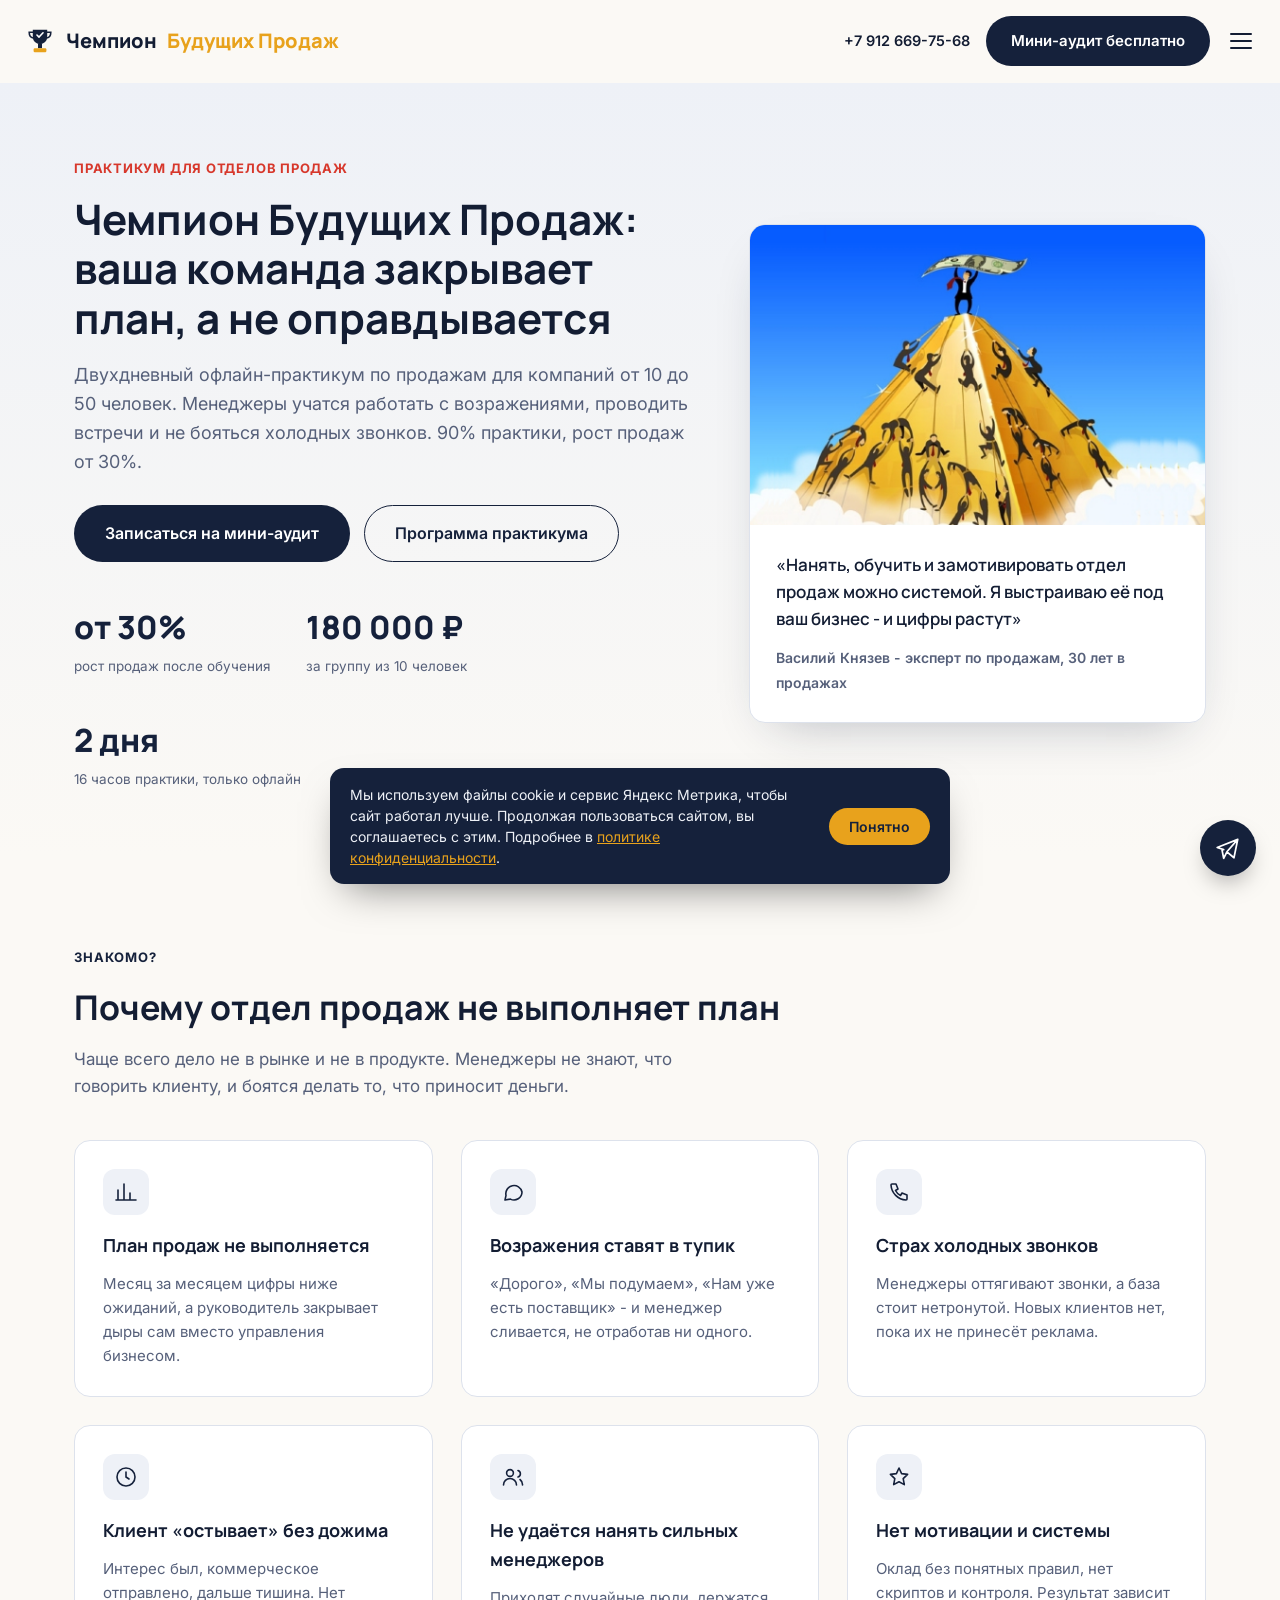
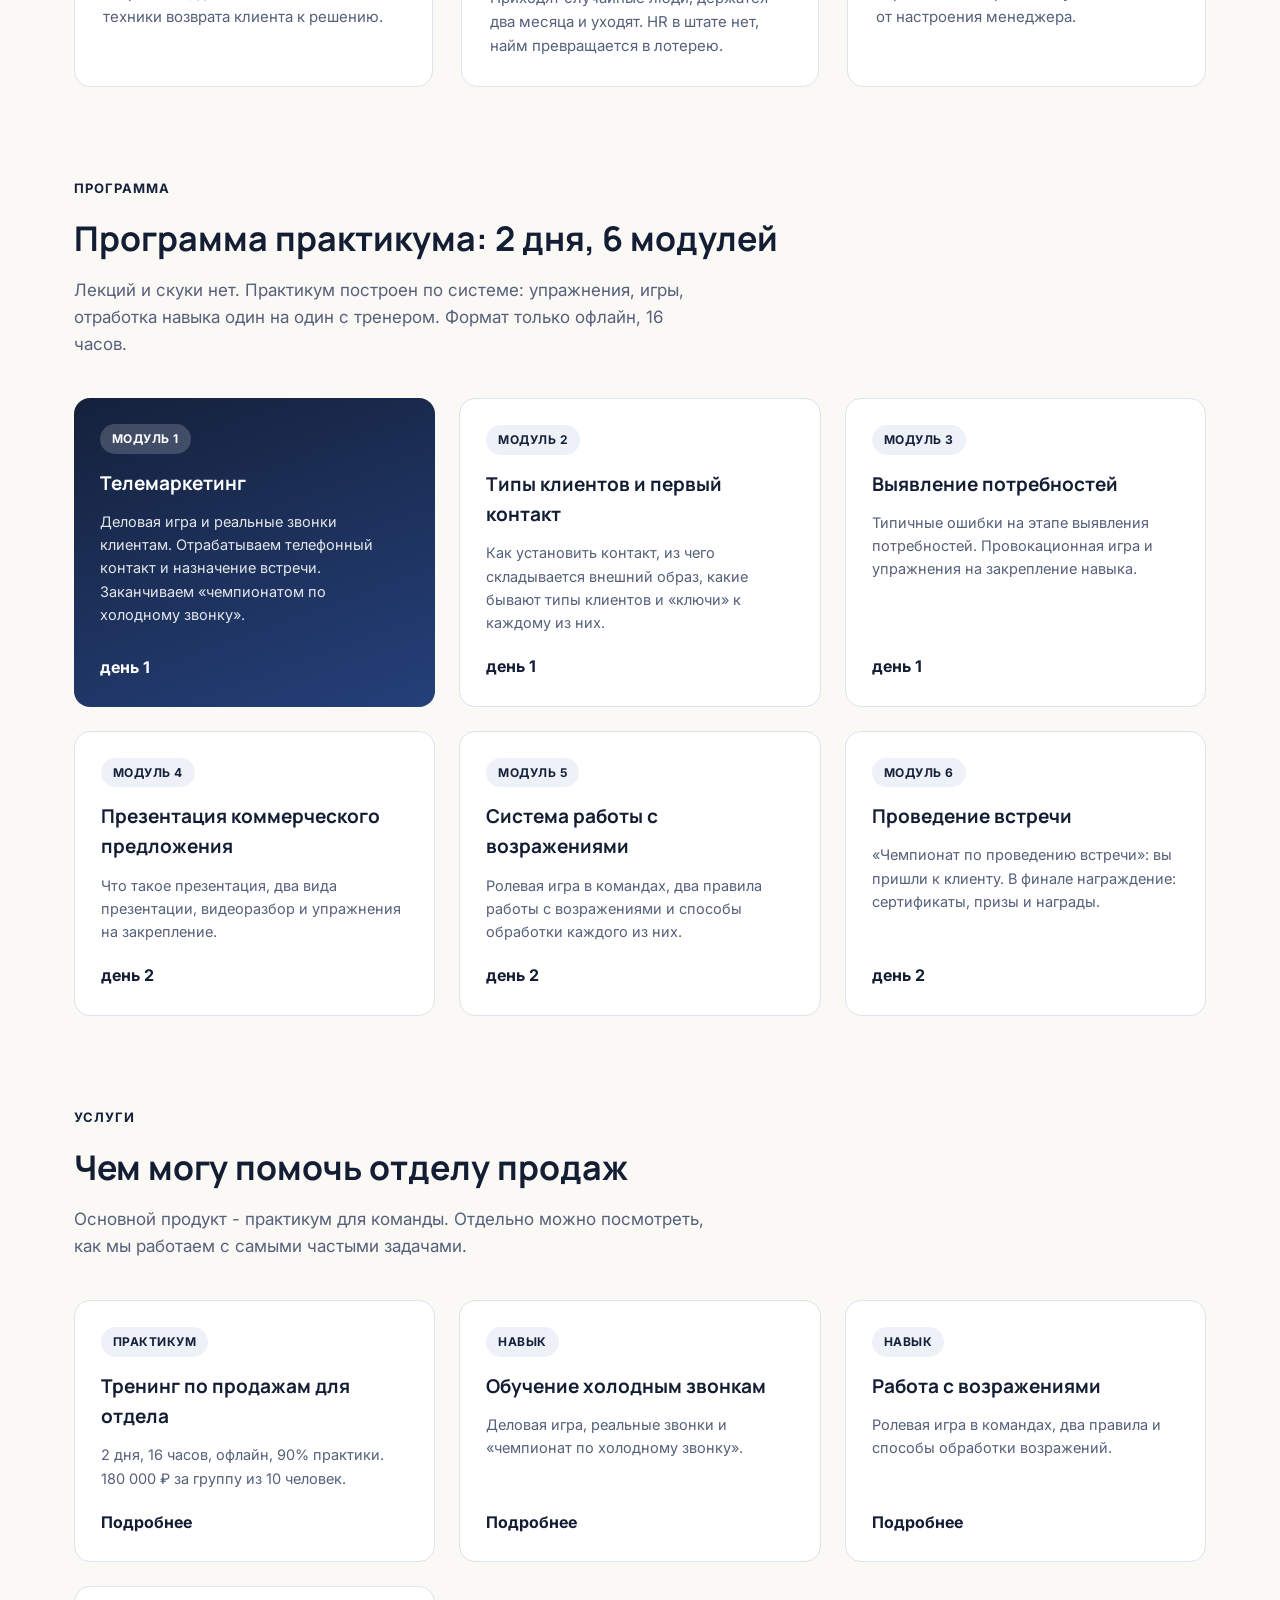
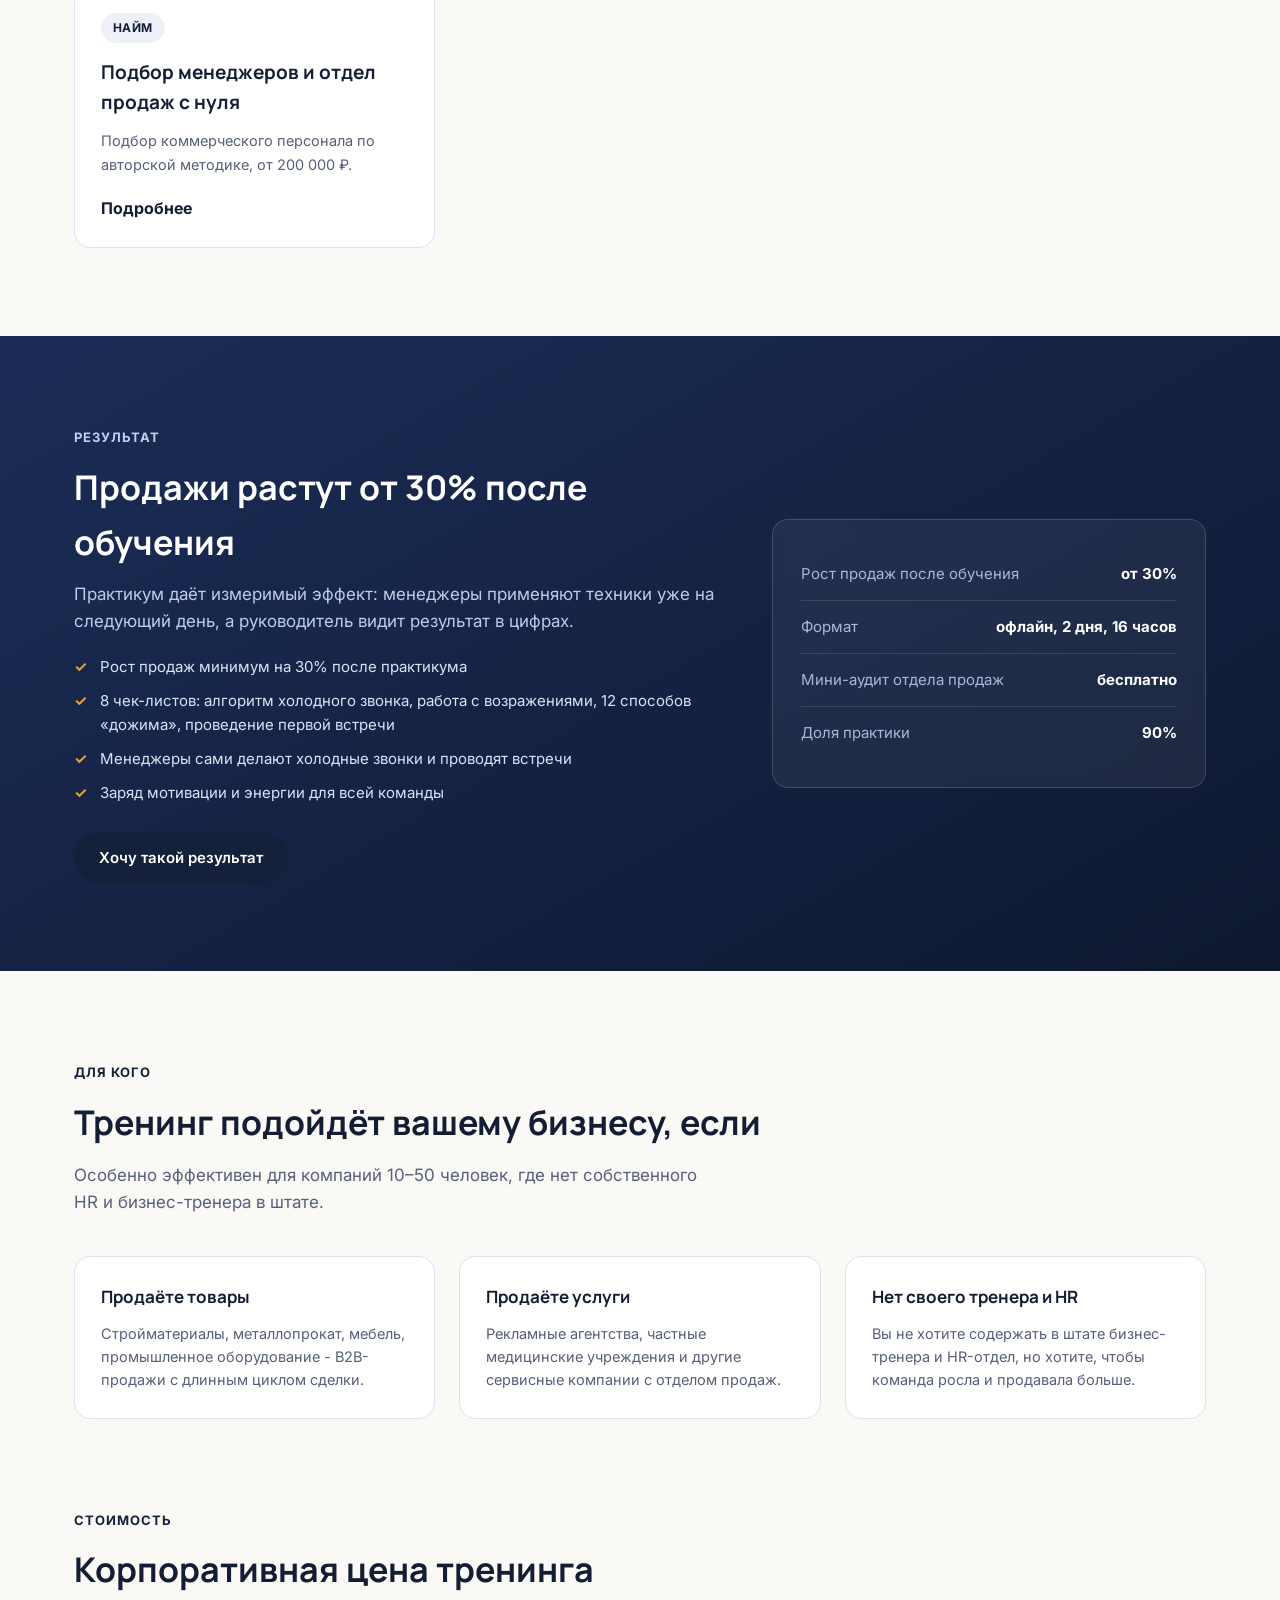
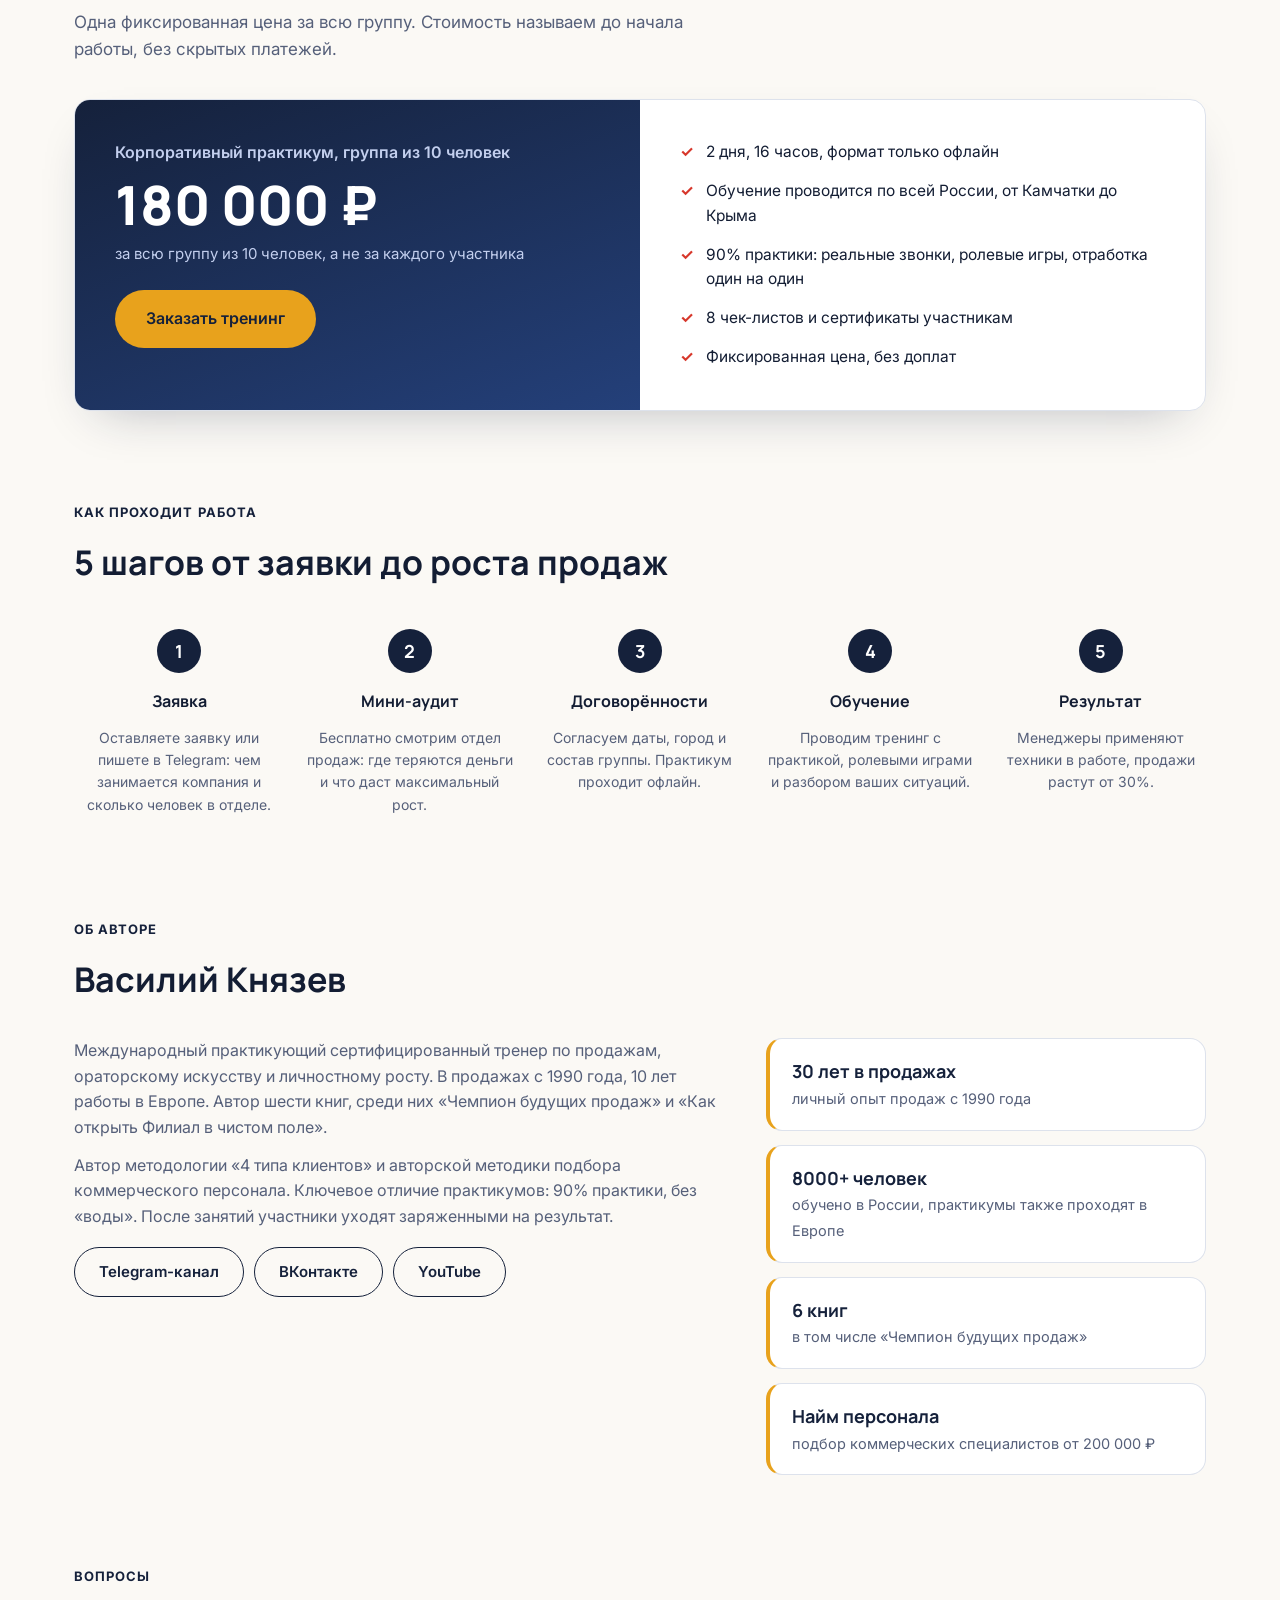
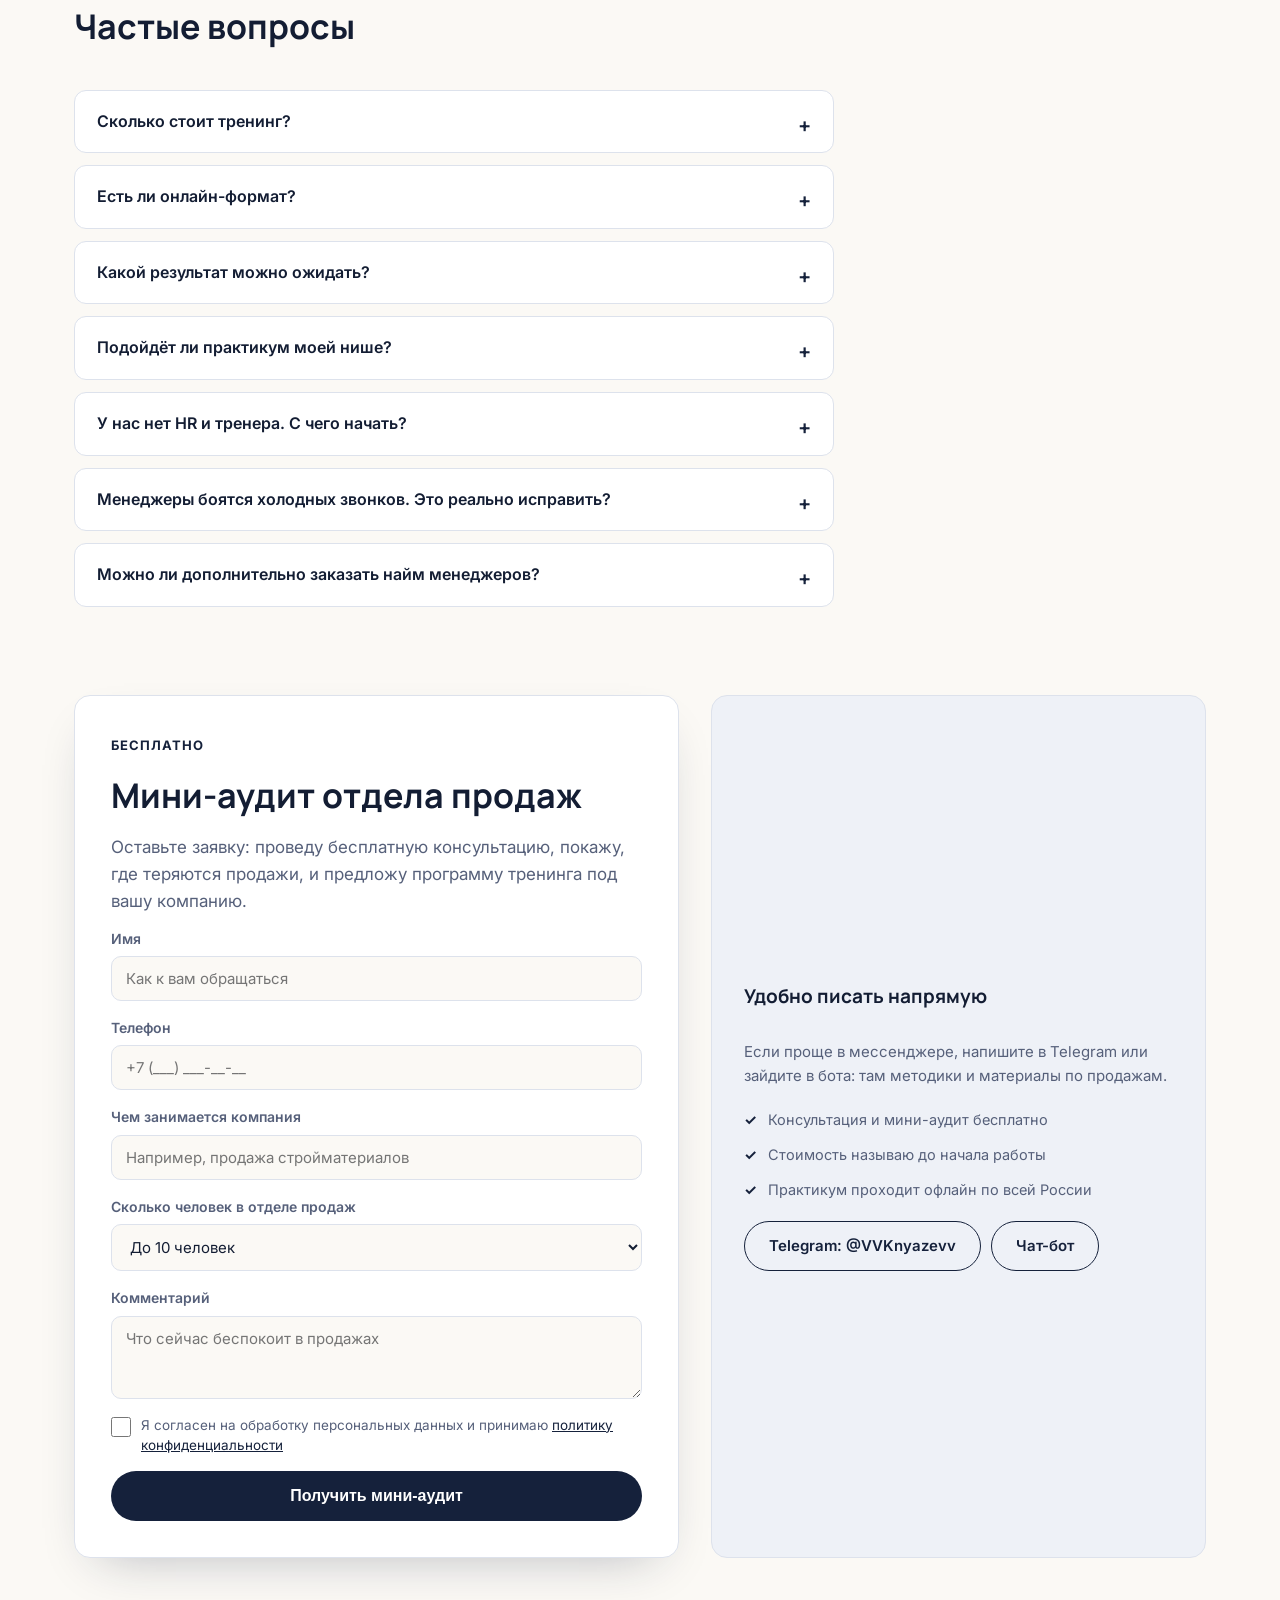
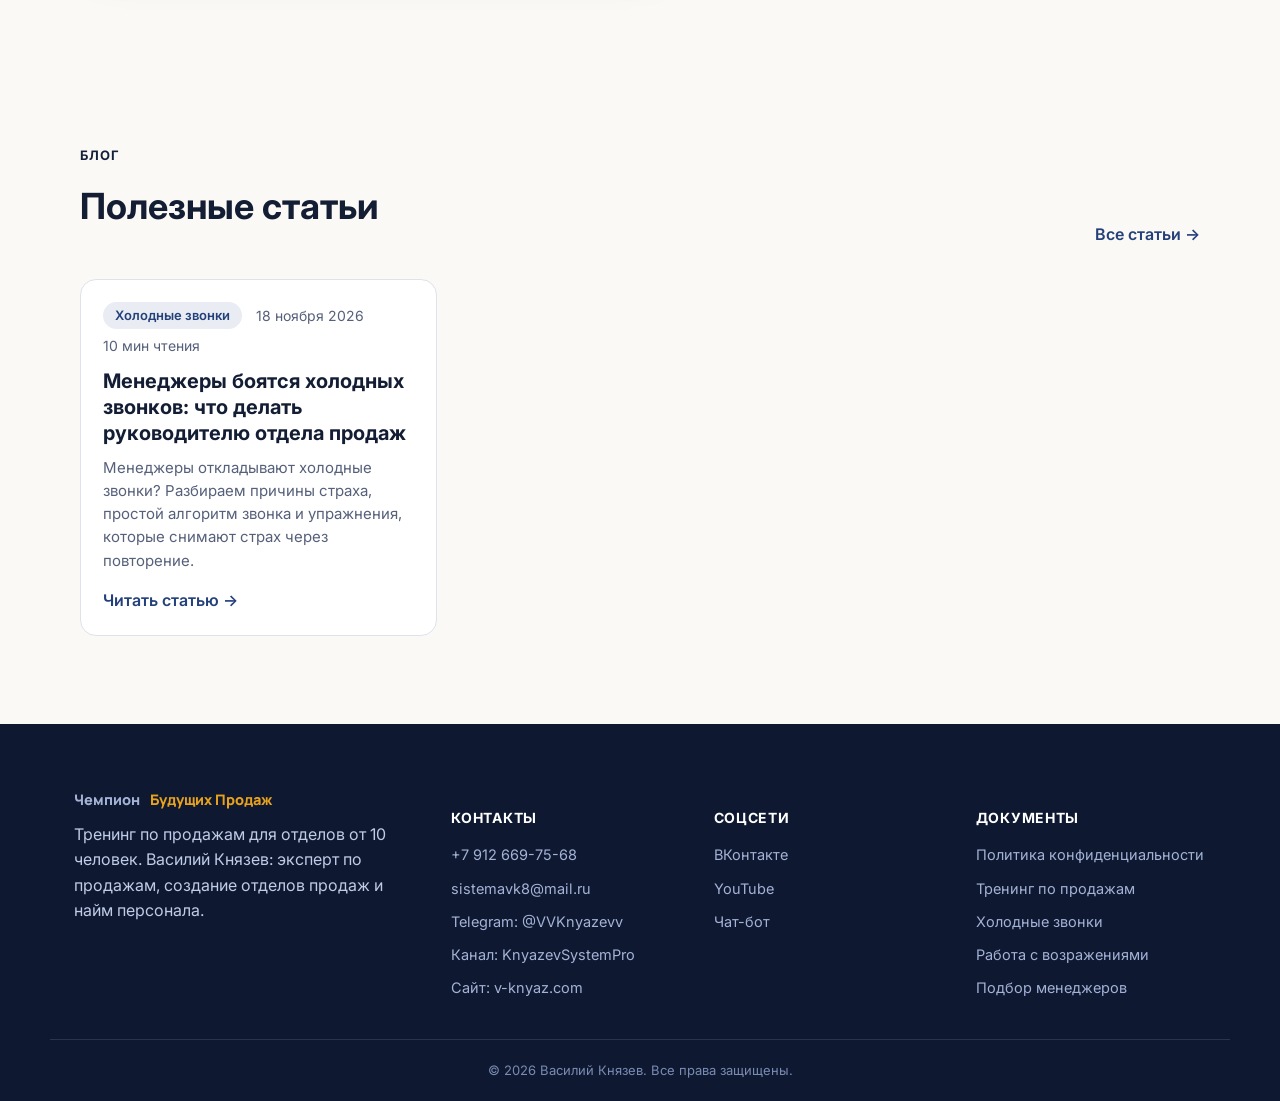
<file: index.html>
<!DOCTYPE html>
<html lang="ru">
<head>
<meta charset="UTF-8">
<meta name="viewport" content="width=device-width, initial-scale=1.0">
<meta name="yandex-verification" content="fd7c98ec7025c0bc" />
<meta name="google-site-verification" content="i7UEsWAXPJPXUD3cerpTBzCpi-P3EUckQ94JZLTC18M">
<title>Тренинг по продажам для отдела продаж: Чемпион Будущих Продаж | Василий Князев</title>
<meta name="description" content="Практикум «Чемпион Будущих Продаж» Василия Князева: 2 дня, 16 часов, офлайн, 90% практики. Холодные звонки, возражения, дожим, проведение встречи. Рост продаж от 30%. 180 000 ₽ за группу из 10 человек. Эксперт по продажам с 30-летним опытом, обучено более 8000 человек.">
<link rel="canonical" href="https://vknyazevsystem.ru/">
<meta name="robots" content="index, follow, max-image-preview:large">
<meta property="og:type" content="website">
<meta property="og:site_name" content="Чемпион Будущих Продаж">
<meta property="og:title" content="Тренинг по продажам для отдела продаж: Чемпион Будущих Продаж | Василий Князев">
<meta property="og:description" content="Двухдневный офлайн-практикум для отделов продаж: холодные звонки, возражения, встречи. 90% практики, рост продаж от 30%, 180 000 ₽ за группу из 10 человек.">
<meta property="og:url" content="https://vknyazevsystem.ru/">
<meta property="og:image" content="https://vknyazevsystem.ru/pyramid.png">
<meta property="og:locale" content="ru_RU">
<meta name="twitter:card" content="summary_large_image">
<script type="application/ld+json">{"@context":"https://schema.org","@type":"ProfessionalService","@id":"https://vknyazevsystem.ru/#org","name":"Система Продаж Василия Князева","alternateName":"Чемпион Будущих Продаж","url":"https://vknyazevsystem.ru/","logo":"https://vknyazevsystem.ru/pyramid.png","image":"https://vknyazevsystem.ru/pyramid.png","telephone":"+79126697568","email":"sistemavk8@mail.ru","description":"Тренинги по продажам для отделов продаж, обучение менеджеров, подбор коммерческого персонала и создание отдела продаж. Работа с выездом к клиентам по всей России.","areaServed":{"@type":"Country","name":"Россия"},"founder":{"@type":"Person","name":"Василий Князев","jobTitle":"Эксперт по продажам, бизнес-тренер"},"sameAs":["https://t.me/KnyazevSystemPro","https://vk.ru/sistemasalesvk","https://youtube.com/@sistemasalesvasilyknyazev","https://yandex.ru/maps/org/sistema_prodazh_vasiliya_knyazeva/1112112841/"],"makesOffer":[{"@type":"Offer","url":"https://vknyazevsystem.ru/uslugi/trening-po-prodazham/","price":"180000","priceCurrency":"RUB","itemOffered":{"@type":"Service","name":"Корпоративный практикум по продажам, группа из 10 человек"}}]}</script>
<script type="application/ld+json">{"@context":"https://schema.org","@type":"WebSite","@id":"https://vknyazevsystem.ru/#site","url":"https://vknyazevsystem.ru/","name":"Чемпион Будущих Продаж","inLanguage":"ru","publisher":{"@id":"https://vknyazevsystem.ru/#org"}}</script>
<script type="application/ld+json">{"@context":"https://schema.org","@type":"FAQPage","mainEntity":[{"@type":"Question","name":"Сколько стоит тренинг?","acceptedAnswer":{"@type":"Answer","text":"Корпоративная цена практикума для группы из 10 человек составляет 180 000 ₽ за всю группу. Стоимость фиксируется до старта, дополнительных платежей нет."}},{"@type":"Question","name":"Есть ли онлайн-формат?","acceptedAnswer":{"@type":"Answer","text":"Нет. Практикум проходит только офлайн: 2 дня, 16 часов. Онлайн-формат это другой продукт, мы продаём очное обучение. Проводим по всей России, от Камчатки до Крыма."}},{"@type":"Question","name":"Какой результат можно ожидать?","acceptedAnswer":{"@type":"Answer","text":"После обучения продажи растут от 30%. Точный результат зависит от ниши, продукта и исходного состояния отдела, это мы разбираем на бесплатном мини-аудите."}},{"@type":"Question","name":"Подойдёт ли практикум моей нише?","acceptedAnswer":{"@type":"Answer","text":"Да. Навыки холодных звонков, выявления потребностей, презентации и работы с возражениями нужны в любой сфере: стройматериалы, металлопрокат, мебель, промышленное оборудование, услуги, частная медицина, реклама."}},{"@type":"Question","name":"У нас нет HR и тренера. С чего начать?","acceptedAnswer":{"@type":"Answer","text":"Именно для таких компаний тренинг и сделан. Начните с бесплатной консультации и мини-аудита: покажу, где отдел теряет деньги, и предложу план."}},{"@type":"Question","name":"Менеджеры боятся холодных звонков. Это реально исправить?","acceptedAnswer":{"@type":"Answer","text":"Да. На тренинге разбираем структуру звонка, отрабатываем её на практике и снимаем страх через повторение. Уже после занятий команда начинает звонить сама."}},{"@type":"Question","name":"Можно ли дополнительно заказать найм менеджеров?","acceptedAnswer":{"@type":"Answer","text":"Да. Помимо тренингов, подбираю и нанимаю коммерческий персонал и помогаю создать отдел продаж с нуля. Условия называю на консультации."}}]}</script>
<link rel="preconnect" href="https://fonts.googleapis.com">
<link rel="preconnect" href="https://fonts.gstatic.com" crossorigin>
<link href="https://fonts.googleapis.com/css2?family=Manrope:wght@600;700;800&family=Inter:wght@400;500;600;700;800&display=swap" rel="stylesheet">
<link rel="stylesheet" href="styles.css">
<link rel="stylesheet" href="blog/blog.css">
<link rel="alternate" type="application/rss+xml" title="Блог" href="feed.xml">
</head>
<body>

<header class="header" id="header">
  <div class="header__inner container">
    <a href="#" class="logo">
      <svg class="logo__mark" viewBox="0 0 40 40" width="32" height="32" fill="none">
        <path d="M11 6h18v9a9 9 0 01-18 0V6z" fill="currentColor"/>
        <path d="M11 9H6.5c0 4 1.7 6.6 5 7.3M29 9h4.5c0 4-1.7 6.6-5 7.3" stroke="currentColor" stroke-width="2" stroke-linecap="round"/>
        <rect x="17.5" y="23" width="5" height="6" fill="currentColor"/>
        <rect x="12" y="29" width="16" height="5" rx="1.5" fill="#e8a21c"/>
        <path d="M16.2 12.5l2.6 2.6 5-5.4" stroke="#fff" stroke-width="2" stroke-linecap="round" stroke-linejoin="round"/>
      </svg>
      Чемпион <span>Будущих Продаж</span>
    </a>
    <nav class="nav" id="nav">
      <a href="#pain">Проблемы</a>
      <a href="#program">Программа</a>
      <a href="#uslugi">Услуги</a>
      <a href="#result">Результат</a>
      <a href="#price">Стоимость</a>
      <a href="#author">Об авторе</a>
      <a href="#faq">Вопросы</a>
    <!-- BLOGNAV:START --><a href="blog/">Блог</a><!-- BLOGNAV:END --></nav>
    <div class="header__actions">
      <a href="https://t.me/VVKnyazevv" target="_blank" rel="noopener" class="header__phone">+7 912 669-75-68</a>
      <a href="#form" class="btn btn--primary">Мини-аудит бесплатно</a>
      <button class="burger" id="burger" aria-label="Меню"><span></span><span></span><span></span></button>
    </div>
  </div>
</header>

<main>

  <section class="hero">
    <div class="container hero__inner">
      <div class="hero__text">
        <span class="eyebrow">Практикум для отделов продаж</span>
        <h1>Чемпион Будущих Продаж: ваша команда закрывает план, а не оправдывается</h1>
        <p class="hero__lead">Двухдневный офлайн-практикум по продажам для компаний от 10 до 50 человек. Менеджеры учатся работать с возражениями, проводить встречи и не бояться холодных звонков. 90% практики, рост продаж от 30%.</p>
        <div class="hero__cta">
          <a href="#form" class="btn btn--primary btn--lg">Записаться на мини-аудит</a>
          <a href="#program" class="btn btn--ghost btn--lg">Программа практикума</a>
        </div>
        <div class="hero__stats">
          <div class="stat"><span class="stat__num">от 30%</span><span class="stat__label">рост продаж после обучения</span></div>
          <div class="stat"><span class="stat__num">180 000 ₽</span><span class="stat__label">за группу из 10 человек</span></div>
          <div class="stat"><span class="stat__num">2 дня</span><span class="stat__label">16 часов практики, только офлайн</span></div>
        </div>
      </div>
      <div class="hero__card">
        <div class="hero__card-photo">
          <img src="pyramid.png" alt="Чемпион на вершине: практикум Чемпион Будущих Продаж" width="961" height="697">
        </div>
        <div class="hero__card-body">
          <p class="hero__card-quote">«Нанять, обучить и замотивировать отдел продаж можно системой. Я выстраиваю её под ваш бизнес - и цифры растут»</p>
          <span class="hero__card-name">Василий Князев - эксперт по продажам, 30 лет в продажах</span>
        </div>
      </div>
    </div>
  </section>

  <section class="adv-section" id="pain">
    <div class="container">
      <span class="section-tag">Знакомо?</span>
      <h2>Почему отдел продаж не выполняет план</h2>
      <p class="section-lead">Чаще всего дело не в рынке и не в продукте. Менеджеры не знают, что говорить клиенту, и боятся делать то, что приносит деньги.</p>
      <div class="adv-grid">
        <div class="adv">
          <div class="adv__icon"><svg viewBox="0 0 24 24" fill="none"><path d="M4 20V10M10 20V4M16 20v-7M22 20H2" stroke="currentColor" stroke-width="1.6" stroke-linecap="round"/></svg></div>
          <h3>План продаж не выполняется</h3>
          <p>Месяц за месяцем цифры ниже ожиданий, а руководитель закрывает дыры сам вместо управления бизнесом.</p>
        </div>
        <div class="adv">
          <div class="adv__icon"><svg viewBox="0 0 24 24" fill="none"><path d="M21 12a8 8 0 01-11.6 7.1L4 20l1-4.6A8 8 0 1121 12z" stroke="currentColor" stroke-width="1.6" stroke-linejoin="round"/></svg></div>
          <h3>Возражения ставят в тупик</h3>
          <p>«Дорого», «Мы подумаем», «Нам уже есть поставщик» - и менеджер сливается, не отработав ни одного.</p>
        </div>
        <div class="adv">
          <div class="adv__icon"><svg viewBox="0 0 24 24" fill="none"><path d="M5 4h4l2 5-2.5 1.5a11 11 0 005 5L15 13l5 2v4a1 1 0 01-1 1A16 16 0 014 5a1 1 0 011-1z" stroke="currentColor" stroke-width="1.6" stroke-linejoin="round"/></svg></div>
          <h3>Страх холодных звонков</h3>
          <p>Менеджеры оттягивают звонки, а база стоит нетронутой. Новых клиентов нет, пока их не принесёт реклама.</p>
        </div>
        <div class="adv">
          <div class="adv__icon"><svg viewBox="0 0 24 24" fill="none"><circle cx="12" cy="12" r="9" stroke="currentColor" stroke-width="1.6"/><path d="M12 7v5l3 2" stroke="currentColor" stroke-width="1.6" stroke-linecap="round"/></svg></div>
          <h3>Клиент «остывает» без дожима</h3>
          <p>Интерес был, коммерческое отправлено, дальше тишина. Нет техники возврата клиента к решению.</p>
        </div>
        <div class="adv">
          <div class="adv__icon"><svg viewBox="0 0 24 24" fill="none"><circle cx="9" cy="8" r="3.4" stroke="currentColor" stroke-width="1.6"/><path d="M2.5 20a6.5 6.5 0 0113 0M17 5.5a3.4 3.4 0 010 6.5M19 14.5A6.5 6.5 0 0121.5 20" stroke="currentColor" stroke-width="1.6" stroke-linecap="round"/></svg></div>
          <h3>Не удаётся нанять сильных менеджеров</h3>
          <p>Приходят случайные люди, держатся два месяца и уходят. HR в штате нет, найм превращается в лотерею.</p>
        </div>
        <div class="adv">
          <div class="adv__icon"><svg viewBox="0 0 24 24" fill="none"><path d="M12 3l2.6 5.6 6 .8-4.4 4.2 1.1 6-5.3-2.9L6.7 19.6l1.1-6L3.4 9.4l6-.8L12 3z" stroke="currentColor" stroke-width="1.6" stroke-linejoin="round"/></svg></div>
          <h3>Нет мотивации и системы</h3>
          <p>Оклад без понятных правил, нет скриптов и контроля. Результат зависит от настроения менеджера.</p>
        </div>
      </div>
    </div>
  </section>

  <section class="services" id="program">
    <div class="container">
      <span class="section-tag">Программа</span>
      <h2>Программа практикума: 2 дня, 6 модулей</h2>
      <p class="section-lead">Лекций и скуки нет. Практикум построен по системе: упражнения, игры, отработка навыка один на один с тренером. Формат только офлайн, 16 часов.</p>
      <div class="services-grid">
        <div class="service service--accent">
          <span class="service__badge">Модуль 1</span>
          <h3>Телемаркетинг</h3>
          <p>Деловая игра и реальные звонки клиентам. Отрабатываем телефонный контакт и назначение встречи. Заканчиваем «чемпионатом по холодному звонку».</p>
          <span class="service__price">день 1</span>
        </div>
        <div class="service">
          <span class="service__badge">Модуль 2</span>
          <h3>Типы клиентов и первый контакт</h3>
          <p>Как установить контакт, из чего складывается внешний образ, какие бывают типы клиентов и «ключи» к каждому из них.</p>
          <span class="service__price">день 1</span>
        </div>
        <div class="service">
          <span class="service__badge">Модуль 3</span>
          <h3>Выявление потребностей</h3>
          <p>Типичные ошибки на этапе выявления потребностей. Провокационная игра и упражнения на закрепление навыка.</p>
          <span class="service__price">день 1</span>
        </div>
        <div class="service">
          <span class="service__badge">Модуль 4</span>
          <h3>Презентация коммерческого предложения</h3>
          <p>Что такое презентация, два вида презентации, видеоразбор и упражнения на закрепление.</p>
          <span class="service__price">день 2</span>
        </div>
        <div class="service">
          <span class="service__badge">Модуль 5</span>
          <h3>Система работы с возражениями</h3>
          <p>Ролевая игра в командах, два правила работы с возражениями и способы обработки каждого из них.</p>
          <span class="service__price">день 2</span>
        </div>
        <div class="service">
          <span class="service__badge">Модуль 6</span>
          <h3>Проведение встречи</h3>
          <p>«Чемпионат по проведению встречи»: вы пришли к клиенту. В финале награждение: сертификаты, призы и награды.</p>
          <span class="service__price">день 2</span>
        </div>
      </div>
    </div>
  </section>

  <section class="services" id="uslugi" style="padding-top:0">
    <div class="container">
      <span class="section-tag">Услуги</span>
      <h2>Чем могу помочь отделу продаж</h2>
      <p class="section-lead">Основной продукт - практикум для команды. Отдельно можно посмотреть, как мы работаем с самыми частыми задачами.</p>
      <div class="services-grid">
        <a class="service" href="/uslugi/trening-po-prodazham/"><span class="service__badge">Практикум</span><h3>Тренинг по продажам для отдела</h3><p>2 дня, 16 часов, офлайн, 90% практики. 180 000 ₽ за группу из 10 человек.</p><span class="service__price">Подробнее</span></a>
        <a class="service" href="/uslugi/holodnye-zvonki/"><span class="service__badge">Навык</span><h3>Обучение холодным звонкам</h3><p>Деловая игра, реальные звонки и «чемпионат по холодному звонку».</p><span class="service__price">Подробнее</span></a>
        <a class="service" href="/uslugi/rabota-s-vozrazheniyami/"><span class="service__badge">Навык</span><h3>Работа с возражениями</h3><p>Ролевая игра в командах, два правила и способы обработки возражений.</p><span class="service__price">Подробнее</span></a>
        <a class="service" href="/uslugi/podbor-menedzherov/"><span class="service__badge">Найм</span><h3>Подбор менеджеров и отдел продаж с нуля</h3><p>Подбор коммерческого персонала по авторской методике, от 200 000 ₽.</p><span class="service__price">Подробнее</span></a>
      </div>
    </div>
  </section>

  <section class="camp" id="result">
    <div class="container camp__inner">
      <div class="camp__text">
        <span class="section-tag section-tag--light">Результат</span>
        <h2>Продажи растут от 30% после обучения</h2>
        <p class="camp__lead">Практикум даёт измеримый эффект: менеджеры применяют техники уже на следующий день, а руководитель видит результат в цифрах.</p>
        <ul class="camp__list">
          <li>Рост продаж минимум на 30% после практикума</li>
          <li>8 чек-листов: алгоритм холодного звонка, работа с возражениями, 12 способов «дожима», проведение первой встречи</li>
          <li>Менеджеры сами делают холодные звонки и проводят встречи</li>
          <li>Заряд мотивации и энергии для всей команды</li>
        </ul>
        <a href="#form" class="btn btn--primary">Хочу такой результат</a>
      </div>
      <div class="camp__card">
        <div class="camp__card-row"><span>Рост продаж после обучения</span><strong>от 30%</strong></div>
        <div class="camp__card-row"><span>Формат</span><strong>офлайн, 2 дня, 16 часов</strong></div>
        <div class="camp__card-row"><span>Мини-аудит отдела продаж</span><strong>бесплатно</strong></div>
        <div class="camp__card-row"><span>Доля практики</span><strong>90%</strong></div>
      </div>
    </div>
  </section>

  <section class="process" id="for" style="padding-top:88px">
    <div class="container">
      <span class="section-tag">Для кого</span>
      <h2>Тренинг подойдёт вашему бизнесу, если</h2>
      <p class="section-lead">Особенно эффективен для компаний 10–50 человек, где нет собственного HR и бизнес-тренера в штате.</p>
      <div class="reviews-grid">
        <div class="review">
          <h3>Продаёте товары</h3>
          <p>Стройматериалы, металлопрокат, мебель, промышленное оборудование - B2B-продажи с длинным циклом сделки.</p>
        </div>
        <div class="review">
          <h3>Продаёте услуги</h3>
          <p>Рекламные агентства, частные медицинские учреждения и другие сервисные компании с отделом продаж.</p>
        </div>
        <div class="review">
          <h3>Нет своего тренера и HR</h3>
          <p>Вы не хотите содержать в штате бизнес-тренера и HR-отдел, но хотите, чтобы команда росла и продавала больше.</p>
        </div>
      </div>
    </div>
  </section>

  <section class="price-section" id="price" style="padding-top:0">
    <div class="container">
      <span class="section-tag">Стоимость</span>
      <h2>Корпоративная цена тренинга</h2>
      <p class="section-lead">Одна фиксированная цена за всю группу. Стоимость называем до начала работы, без скрытых платежей.</p>
      <div class="price-box">
        <div class="price-box__main">
          <span class="price-box__label">Корпоративный практикум, группа из 10 человек</span>
          <span class="price-box__sum">180 000 ₽</span>
          <span class="price-box__note">за всю группу из 10 человек, а не за каждого участника</span>
          <a href="#form" class="btn btn--primary btn--lg">Заказать тренинг</a>
        </div>
        <ul class="price-box__list">
          <li>2 дня, 16 часов, формат только офлайн</li>
          <li>Обучение проводится по всей России, от Камчатки до Крыма</li>
          <li>90% практики: реальные звонки, ролевые игры, отработка один на один</li>
          <li>8 чек-листов и сертификаты участникам</li>
          <li>Фиксированная цена, без доплат</li>
        </ul>
      </div>
    </div>
  </section>

  <section class="process" id="process">
    <div class="container">
      <span class="section-tag">Как проходит работа</span>
      <h2>5 шагов от заявки до роста продаж</h2>
      <div class="process-grid">
        <div class="step"><span class="step__num">1</span><h3>Заявка</h3><p>Оставляете заявку или пишете в Telegram: чем занимается компания и сколько человек в отделе.</p></div>
        <div class="step"><span class="step__num">2</span><h3>Мини-аудит</h3><p>Бесплатно смотрим отдел продаж: где теряются деньги и что даст максимальный рост.</p></div>
        <div class="step"><span class="step__num">3</span><h3>Договорённости</h3><p>Согласуем даты, город и состав группы. Практикум проходит офлайн.</p></div>
        <div class="step"><span class="step__num">4</span><h3>Обучение</h3><p>Проводим тренинг с практикой, ролевыми играми и разбором ваших ситуаций.</p></div>
        <div class="step"><span class="step__num">5</span><h3>Результат</h3><p>Менеджеры применяют техники в работе, продажи растут от 30%.</p></div>
      </div>
    </div>
  </section>

  <section class="reviews" id="author">
    <div class="container">
      <span class="section-tag">Об авторе</span>
      <h2>Василий Князев</h2>
      <div class="author">
        <div class="author__text">
          <p>Международный практикующий сертифицированный тренер по продажам, ораторскому искусству и личностному росту. В продажах с 1990 года, 10 лет работы в Европе. Автор шести книг, среди них «Чемпион будущих продаж» и «Как открыть Филиал в чистом поле».</p>
          <p>Автор методологии «4 типа клиентов» и авторской методики подбора коммерческого персонала. Ключевое отличие практикумов: 90% практики, без «воды». После занятий участники уходят заряженными на результат.</p>
          <div class="social">
            <a href="https://t.me/KnyazevSystemPro" target="_blank" rel="noopener" class="btn btn--ghost">Telegram-канал</a>
            <a href="https://vk.ru/sistemasalesvk" target="_blank" rel="noopener" class="btn btn--ghost">ВКонтакте</a>
            <a href="https://youtube.com/@sistemasalesvasilyknyazev" target="_blank" rel="noopener" class="btn btn--ghost">YouTube</a>
          </div>
        </div>
        <div class="author__facts">
          <div class="author__fact"><strong>30 лет в продажах</strong><span>личный опыт продаж с 1990 года</span></div>
          <div class="author__fact"><strong>8000+ человек</strong><span>обучено в России, практикумы также проходят в Европе</span></div>
          <div class="author__fact"><strong>6 книг</strong><span>в том числе «Чемпион будущих продаж»</span></div>
          <div class="author__fact"><strong>Найм персонала</strong><span>подбор коммерческих специалистов от 200 000 ₽</span></div>
        </div>
      </div>
    </div>
  </section>

  <section class="faq" id="faq">
    <div class="container">
      <span class="section-tag">Вопросы</span>
      <h2>Частые вопросы</h2>
      <div class="faq__list">
        <details class="faq__item">
          <summary>Сколько стоит тренинг?</summary>
          <p>Корпоративная цена практикума для группы из 10 человек составляет 180 000 ₽ за всю группу. Стоимость фиксируется до старта, дополнительных платежей нет.</p>
        </details>
        <details class="faq__item">
          <summary>Есть ли онлайн-формат?</summary>
          <p>Нет. Практикум проходит только офлайн: 2 дня, 16 часов. Онлайн-формат это другой продукт, мы продаём очное обучение. Проводим по всей России, от Камчатки до Крыма.</p>
        </details>
        <details class="faq__item">
          <summary>Какой результат можно ожидать?</summary>
          <p>После обучения продажи растут от 30%. Точный результат зависит от ниши, продукта и исходного состояния отдела, это мы разбираем на бесплатном мини-аудите.</p>
        </details>
        <details class="faq__item">
          <summary>Подойдёт ли практикум моей нише?</summary>
          <p>Да. Навыки холодных звонков, выявления потребностей, презентации и работы с возражениями нужны в любой сфере: стройматериалы, металлопрокат, мебель, промышленное оборудование, услуги, частная медицина, реклама.</p>
        </details>
        <details class="faq__item">
          <summary>У нас нет HR и тренера. С чего начать?</summary>
          <p>Именно для таких компаний тренинг и сделан. Начните с бесплатной консультации и мини-аудита: покажу, где отдел теряет деньги, и предложу план.</p>
        </details>
        <details class="faq__item">
          <summary>Менеджеры боятся холодных звонков. Это реально исправить?</summary>
          <p>Да. На тренинге разбираем структуру звонка, отрабатываем её на практике и снимаем страх через повторение. Уже после занятий команда начинает звонить сама.</p>
        </details>
        <details class="faq__item">
          <summary>Можно ли дополнительно заказать найм менеджеров?</summary>
          <p>Да. Помимо тренингов, подбираю и нанимаю коммерческий персонал и помогаю создать отдел продаж с нуля. Условия называю на консультации.</p>
        </details>
      </div>
    </div>
  </section>

  <section class="form-section" id="form">
    <div class="container form-section__inner">
      <div class="form-card">
        <span class="section-tag">Бесплатно</span>
        <h2>Мини-аудит отдела продаж</h2>
        <p class="section-lead">Оставьте заявку: проведу бесплатную консультацию, покажу, где теряются продажи, и предложу программу тренинга под вашу компанию.</p>
        <form id="leadForm" class="form">
          <input type="text" name="_gotcha" style="display:none" tabindex="-1" autocomplete="off">
          <label>Имя
            <input type="text" name="name" placeholder="Как к вам обращаться" required>
          </label>
          <label>Телефон
            <input type="tel" name="phone" placeholder="+7 (___) ___-__-__" required>
          </label>
          <label>Чем занимается компания
            <input type="text" name="niche" placeholder="Например, продажа стройматериалов">
          </label>
          <label>Сколько человек в отделе продаж
            <select name="team">
              <option>До 10 человек</option>
              <option>10–20 человек</option>
              <option>20–50 человек</option>
              <option>Больше 50 человек</option>
            </select>
          </label>
          <label>Комментарий
            <textarea name="comment" placeholder="Что сейчас беспокоит в продажах" rows="3"></textarea>
          </label>
          <label class="form__consent">
            <input type="checkbox" name="consent" value="yes" required>
            <span>Я согласен на обработку персональных данных и принимаю <a href="privacy.html" target="_blank" rel="noopener">политику конфиденциальности</a></span>
          </label>
          <button type="submit" class="btn btn--primary btn--lg">Получить мини-аудит</button>
        </form>
      </div>
      <div class="info-card">
        <h3>Удобно писать напрямую</h3>
        <p>Если проще в мессенджере, напишите в Telegram или зайдите в бота: там методики и материалы по продажам.</p>
        <ul class="info-card__list">
          <li>Консультация и мини-аудит бесплатно</li>
          <li>Стоимость называю до начала работы</li>
          <li>Практикум проходит офлайн по всей России</li>
        </ul>
        <div class="social">
          <a href="https://t.me/VVKnyazevv" target="_blank" rel="noopener" class="btn btn--ghost">Telegram: @VVKnyazevv</a>
          <a href="https://t.me/SystemSVK_bot" target="_blank" rel="noopener" class="btn btn--ghost">Чат-бот</a>
        </div>
      </div>
    </div>
  </section>

<!-- BLOG:START -->
<section class="b-home" id="blog">
  <div class="container">
    <div class="b-home__head"><div><p class="section-tag">Блог</p><h2>Полезные статьи</h2></div><a class="b-more" href="blog/">Все статьи</a></div>
    <div class="b-grid"><article class="b-card">
  
  <div class="b-card__body">
    <div class="b-meta"><span class="b-chip">Холодные звонки</span><time datetime="2026-11-18">18 ноября 2026</time><span>10 мин чтения</span></div>
    <h3><a href="blog/strah-holodnyh-zvonkov-menedzhery/">Менеджеры боятся холодных звонков: что делать руководителю отдела продаж</a></h3>
    <p>Менеджеры откладывают холодные звонки? Разбираем причины страха, простой алгоритм звонка и упражнения, которые снимают страх через повторение.</p>
    <a class="b-more" href="blog/strah-holodnyh-zvonkov-menedzhery/">Читать статью</a>
  </div>
</article></div>
  </div>
</section>
<!-- BLOG:END -->
</main>

<footer class="footer" id="contacts">
  <div class="container footer__inner">
    <div class="footer__col">
      <a href="#" class="logo logo--footer">Чемпион <span>Будущих Продаж</span></a>
      <p>Тренинг по продажам для отделов от 10 человек. Василий Князев: эксперт по продажам, создание отделов продаж и найм персонала.</p>
    </div>
    <div class="footer__col">
      <h4>Контакты</h4>
      <a href="tel:+79126697568">+7 912 669-75-68</a>
      <a href="mailto:sistemavk8@mail.ru">sistemavk8@mail.ru</a>
      <a href="https://t.me/VVKnyazevv" target="_blank" rel="noopener">Telegram: @VVKnyazevv</a>
      <a href="https://t.me/KnyazevSystemPro" target="_blank" rel="noopener">Канал: KnyazevSystemPro</a>
      <a href="https://v-knyaz.com/" target="_blank" rel="noopener">Сайт: v-knyaz.com</a>
    </div>
    <div class="footer__col">
      <h4>Соцсети</h4>
      <a href="https://vk.ru/sistemasalesvk" target="_blank" rel="noopener">ВКонтакте</a>
      <a href="https://youtube.com/@sistemasalesvasilyknyazev" target="_blank" rel="noopener">YouTube</a>
      <a href="https://t.me/SystemSVK_bot" target="_blank" rel="noopener">Чат-бот</a>
    </div>
    <div class="footer__col">
      <h4>Документы</h4>
      <a href="privacy.html">Политика конфиденциальности</a>
      <a href="/uslugi/trening-po-prodazham/">Тренинг по продажам</a>
      <a href="/uslugi/holodnye-zvonki/">Холодные звонки</a>
      <a href="/uslugi/rabota-s-vozrazheniyami/">Работа с возражениями</a>
      <a href="/uslugi/podbor-menedzherov/">Подбор менеджеров</a>
    </div>
  </div>
  <div class="footer__bottom container">
    <span>&copy; <span id="year"></span> Василий Князев. Все права защищены.</span>
  </div>
</footer>

<a href="https://t.me/VVKnyazevv" target="_blank" rel="noopener" class="fab" aria-label="Написать в Telegram">
  <svg viewBox="0 0 24 24" fill="none"><path d="M21 4L2 11.5l6 2m13-9.5l-3.5 17L11 15.5m10-11.5L11 15.5m0 0l-3 6-1.5-7.5" stroke="currentColor" stroke-width="1.6" stroke-linecap="round" stroke-linejoin="round"/></svg>
</a>

<script src="script.js"></script>
<!-- Yandex.Metrika counter -->
<script>
(function(m,e,t,r,i,k,a){m[i]=m[i]||function(){(m[i].a=m[i].a||[]).push(arguments)};
m[i].l=1*new Date();for(var j=0;j<document.scripts.length;j++){if(document.scripts[j].src===r){return;}}
k=e.createElement(t),a=e.getElementsByTagName(t)[0],k.async=1,k.src=r,a.parentNode.insertBefore(k,a)})
(window,document,"script","https://mc.yandex.ru/metrika/tag.js","ym");
ym(114359533,"init",{clickmap:true,trackLinks:true,accurateTrackBounce:true,webvisor:true});
</script>
<noscript><div><img src="https://mc.yandex.ru/watch/114359533" style="position:absolute;left:-9999px" alt=""></div></noscript>
<!-- /Yandex.Metrika counter -->
</body>
</html>
</file>
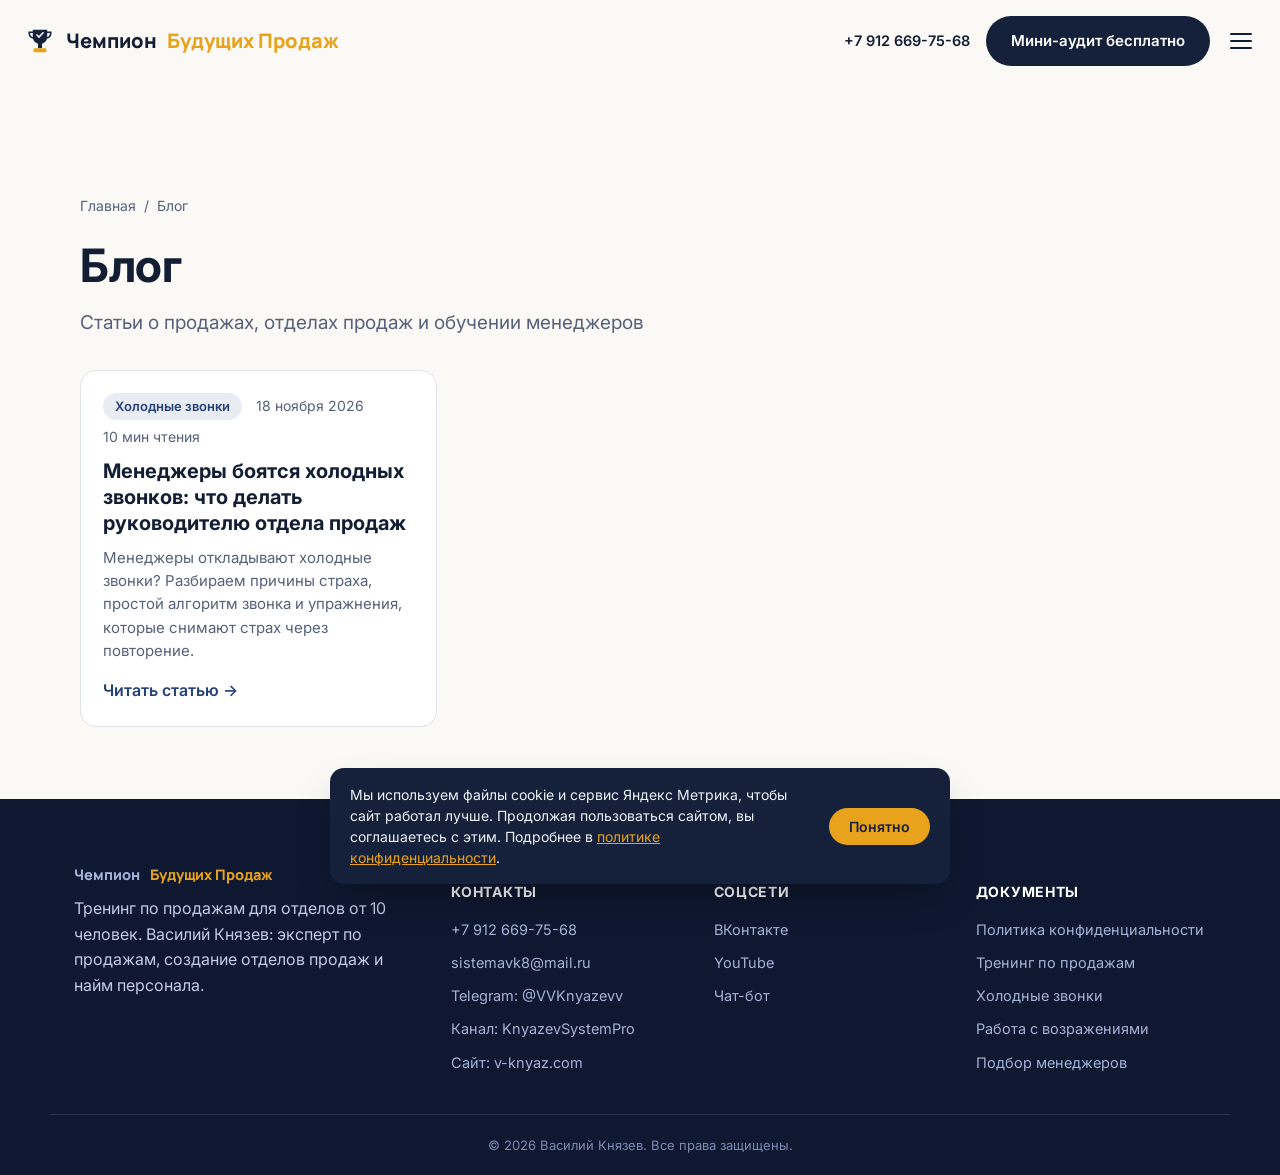
<file: blog/index.html>
<!DOCTYPE html>
<html lang="ru">
<head>
<meta charset="UTF-8">
<meta name="viewport" content="width=device-width, initial-scale=1.0">
<title>Блог — Чемпион Будущих Продаж</title>
<meta name="description" content="Статьи о продажах, отделах продаж и обучении менеджеров">
<link rel="canonical" href="https://vknyazevsystem.ru/blog/">
<meta name="robots" content="index, follow, max-image-preview:large">
<meta property="og:type" content="website">
<meta property="og:title" content="Блог — Чемпион Будущих Продаж">
<meta property="og:description" content="Статьи о продажах, отделах продаж и обучении менеджеров">
<meta property="og:url" content="https://vknyazevsystem.ru/blog/">
<meta property="og:locale" content="ru_RU">

<link rel="alternate" type="application/rss+xml" title="Чемпион Будущих Продаж — блог" href="https://vknyazevsystem.ru/feed.xml">

<link rel="preconnect" href="https://fonts.googleapis.com">
<link rel="preconnect" href="https://fonts.gstatic.com" crossorigin>
<link href="https://fonts.googleapis.com/css2?family=Manrope:wght@600;700;800&family=Inter:wght@400;500;600;700;800&display=swap" rel="stylesheet">
<link rel="stylesheet" href="/styles.css">
<link rel="stylesheet" href="/blog/blog.css">
<link rel="stylesheet" href="/blog/blog.css">
<script type="application/ld+json">{"@context":"https://schema.org","@type":"Blog","name":"Блог — Чемпион Будущих Продаж","url":"https://vknyazevsystem.ru/blog/","blogPost":[{"@type":"BlogPosting","headline":"Менеджеры боятся холодных звонков: что делать руководителю отдела продаж","url":"https://vknyazevsystem.ru/blog/strah-holodnyh-zvonkov-menedzhery/","datePublished":"2026-11-18"}]}</script>
</head>
<body class="b-page">
<header class="header" id="header">
  <div class="header__inner container">
    <a href="/#" class="logo">
      <svg class="logo__mark" viewBox="0 0 40 40" width="32" height="32" fill="none">
        <path d="M11 6h18v9a9 9 0 01-18 0V6z" fill="currentColor"/>
        <path d="M11 9H6.5c0 4 1.7 6.6 5 7.3M29 9h4.5c0 4-1.7 6.6-5 7.3" stroke="currentColor" stroke-width="2" stroke-linecap="round"/>
        <rect x="17.5" y="23" width="5" height="6" fill="currentColor"/>
        <rect x="12" y="29" width="16" height="5" rx="1.5" fill="#e8a21c"/>
        <path d="M16.2 12.5l2.6 2.6 5-5.4" stroke="#fff" stroke-width="2" stroke-linecap="round" stroke-linejoin="round"/>
      </svg>
      Чемпион <span>Будущих Продаж</span>
    </a>
    <nav class="nav" id="nav">
      <a href="/#pain">Проблемы</a>
      <a href="/#program">Программа</a>
      <a href="/#uslugi">Услуги</a>
      <a href="/#result">Результат</a>
      <a href="/#price">Стоимость</a>
      <a href="/#author">Об авторе</a>
      <a href="/#faq">Вопросы</a>
    <!-- BLOGNAV:START --><a href="/blog/">Блог</a><!-- BLOGNAV:END --></nav>
    <div class="header__actions">
      <a href="https://t.me/VVKnyazevv" target="_blank" rel="noopener" class="header__phone">+7 912 669-75-68</a>
      <a href="/#form" class="btn btn--primary">Мини-аудит бесплатно</a>
      <button class="burger" id="burger" aria-label="Меню"><span></span><span></span><span></span></button>
    </div>
  </div>
</header>
<main class="blog">

<section class="b-list">
  <nav class="b-crumbs" aria-label="Хлебные крошки"><a href="/">Главная</a><span>/</span><span>Блог</span></nav>
  <header class="b-head"><h1>Блог</h1><p class="b-lead">Статьи о продажах, отделах продаж и обучении менеджеров</p></header>
  <div class="b-grid"><article class="b-card">
  
  <div class="b-card__body">
    <div class="b-meta"><span class="b-chip">Холодные звонки</span><time datetime="2026-11-18">18 ноября 2026</time><span>10 мин чтения</span></div>
    <h3><a href="/blog/strah-holodnyh-zvonkov-menedzhery/">Менеджеры боятся холодных звонков: что делать руководителю отдела продаж</a></h3>
    <p>Менеджеры откладывают холодные звонки? Разбираем причины страха, простой алгоритм звонка и упражнения, которые снимают страх через повторение.</p>
    <a class="b-more" href="/blog/strah-holodnyh-zvonkov-menedzhery/">Читать статью</a>
  </div>
</article></div>
</section>
</main>
<footer class="footer" id="contacts">
  <div class="container footer__inner">
    <div class="footer__col">
      <a href="/#" class="logo logo--footer">Чемпион <span>Будущих Продаж</span></a>
      <p>Тренинг по продажам для отделов от 10 человек. Василий Князев: эксперт по продажам, создание отделов продаж и найм персонала.</p>
    </div>
    <div class="footer__col">
      <h4>Контакты</h4>
      <a href="tel:+79126697568">+7 912 669-75-68</a>
      <a href="mailto:sistemavk8@mail.ru">sistemavk8@mail.ru</a>
      <a href="https://t.me/VVKnyazevv" target="_blank" rel="noopener">Telegram: @VVKnyazevv</a>
      <a href="https://t.me/KnyazevSystemPro" target="_blank" rel="noopener">Канал: KnyazevSystemPro</a>
      <a href="https://v-knyaz.com/" target="_blank" rel="noopener">Сайт: v-knyaz.com</a>
    </div>
    <div class="footer__col">
      <h4>Соцсети</h4>
      <a href="https://vk.ru/sistemasalesvk" target="_blank" rel="noopener">ВКонтакте</a>
      <a href="https://youtube.com/@sistemasalesvasilyknyazev" target="_blank" rel="noopener">YouTube</a>
      <a href="https://t.me/SystemSVK_bot" target="_blank" rel="noopener">Чат-бот</a>
    </div>
    <div class="footer__col">
      <h4>Документы</h4>
      <a href="/privacy.html">Политика конфиденциальности</a>
      <a href="/uslugi/trening-po-prodazham/">Тренинг по продажам</a>
      <a href="/uslugi/holodnye-zvonki/">Холодные звонки</a>
      <a href="/uslugi/rabota-s-vozrazheniyami/">Работа с возражениями</a>
      <a href="/uslugi/podbor-menedzherov/">Подбор менеджеров</a>
    </div>
  </div>
  <div class="footer__bottom container">
    <span>&copy; <span id="year"></span> Василий Князев. Все права защищены.</span>
  </div>
</footer>
<script src="/script.js" defer></script>
<!-- Yandex.Metrika counter -->
<script>
(function(m,e,t,r,i,k,a){m[i]=m[i]||function(){(m[i].a=m[i].a||[]).push(arguments)};
m[i].l=1*new Date();for(var j=0;j<document.scripts.length;j++){if(document.scripts[j].src===r){return;}}
k=e.createElement(t),a=e.getElementsByTagName(t)[0],k.async=1,k.src=r,a.parentNode.insertBefore(k,a)})
(window,document,"script","https://mc.yandex.ru/metrika/tag.js","ym");
ym(114359533,"init",{clickmap:true,trackLinks:true,accurateTrackBounce:true,webvisor:true});
</script>
<noscript><div><img src="https://mc.yandex.ru/watch/114359533" style="position:absolute;left:-9999px" alt=""></div></noscript>
<!-- /Yandex.Metrika counter -->
</body>
</html>
</file>
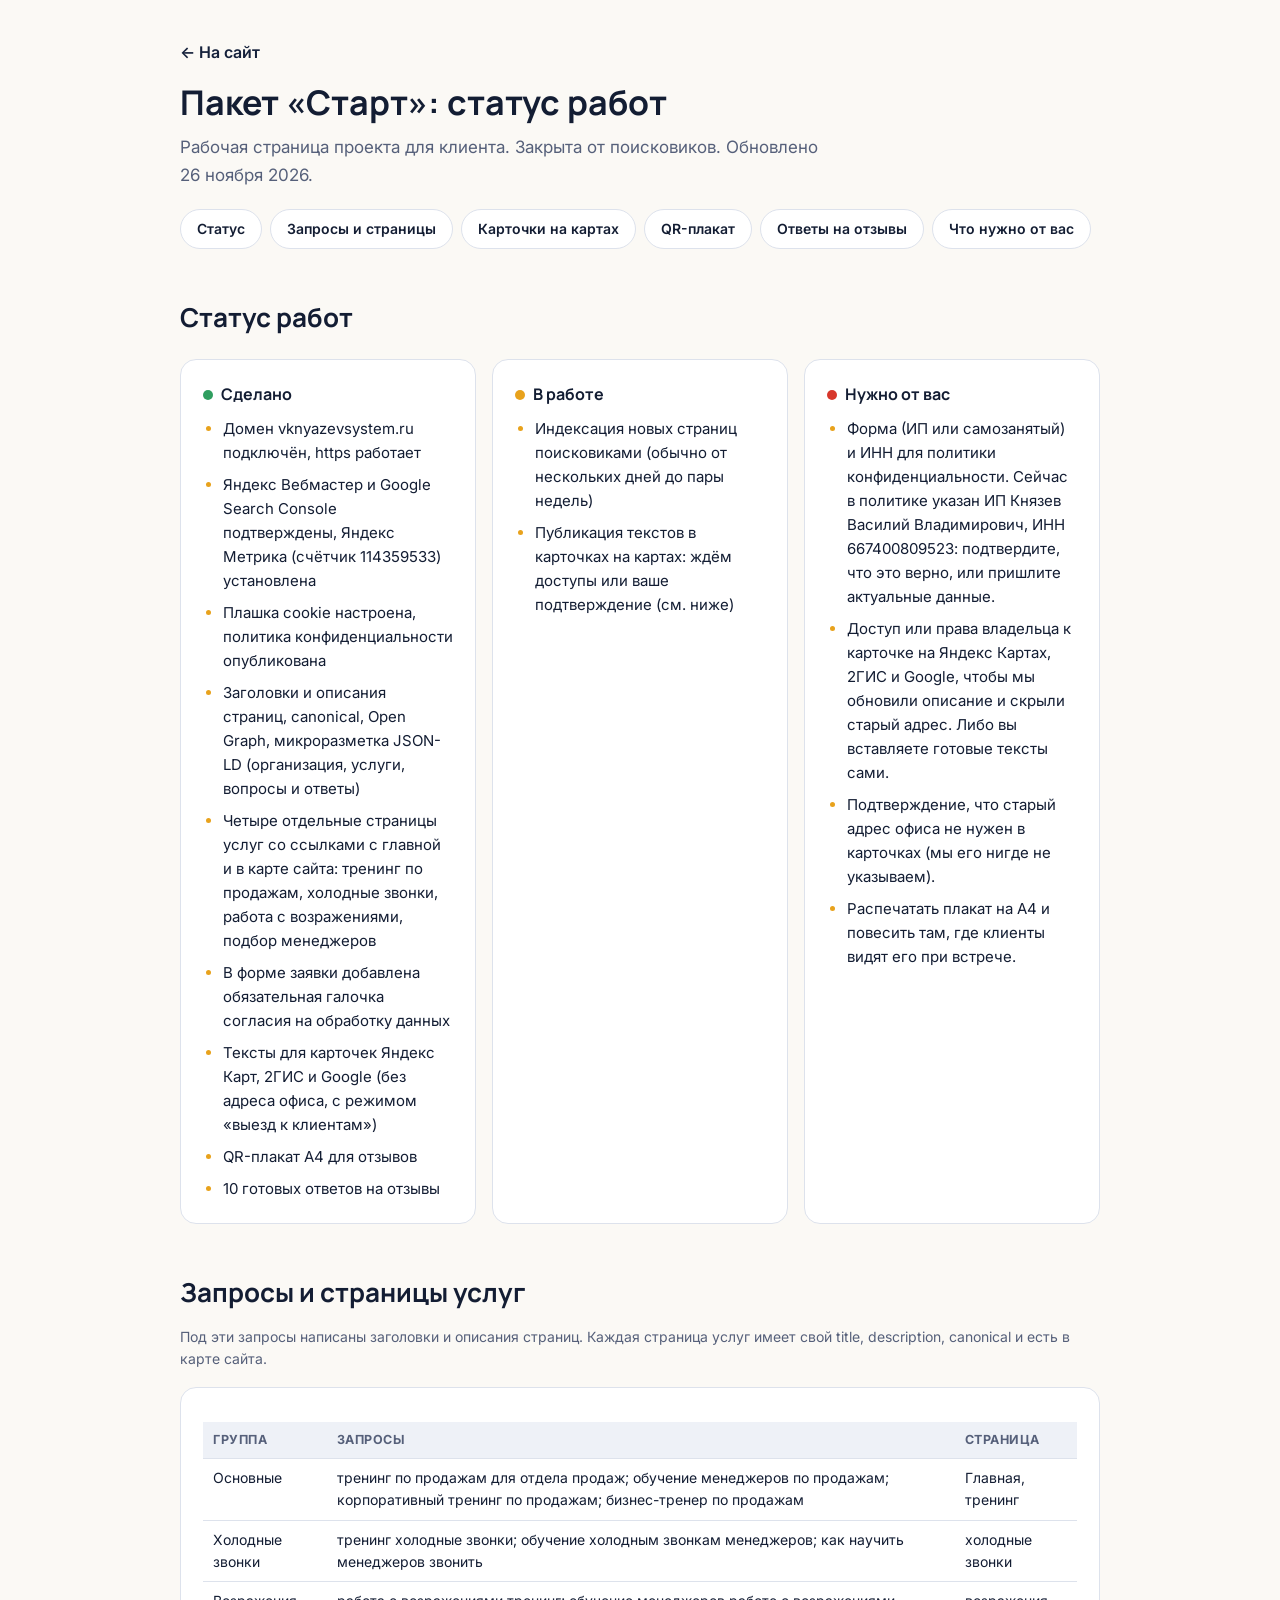
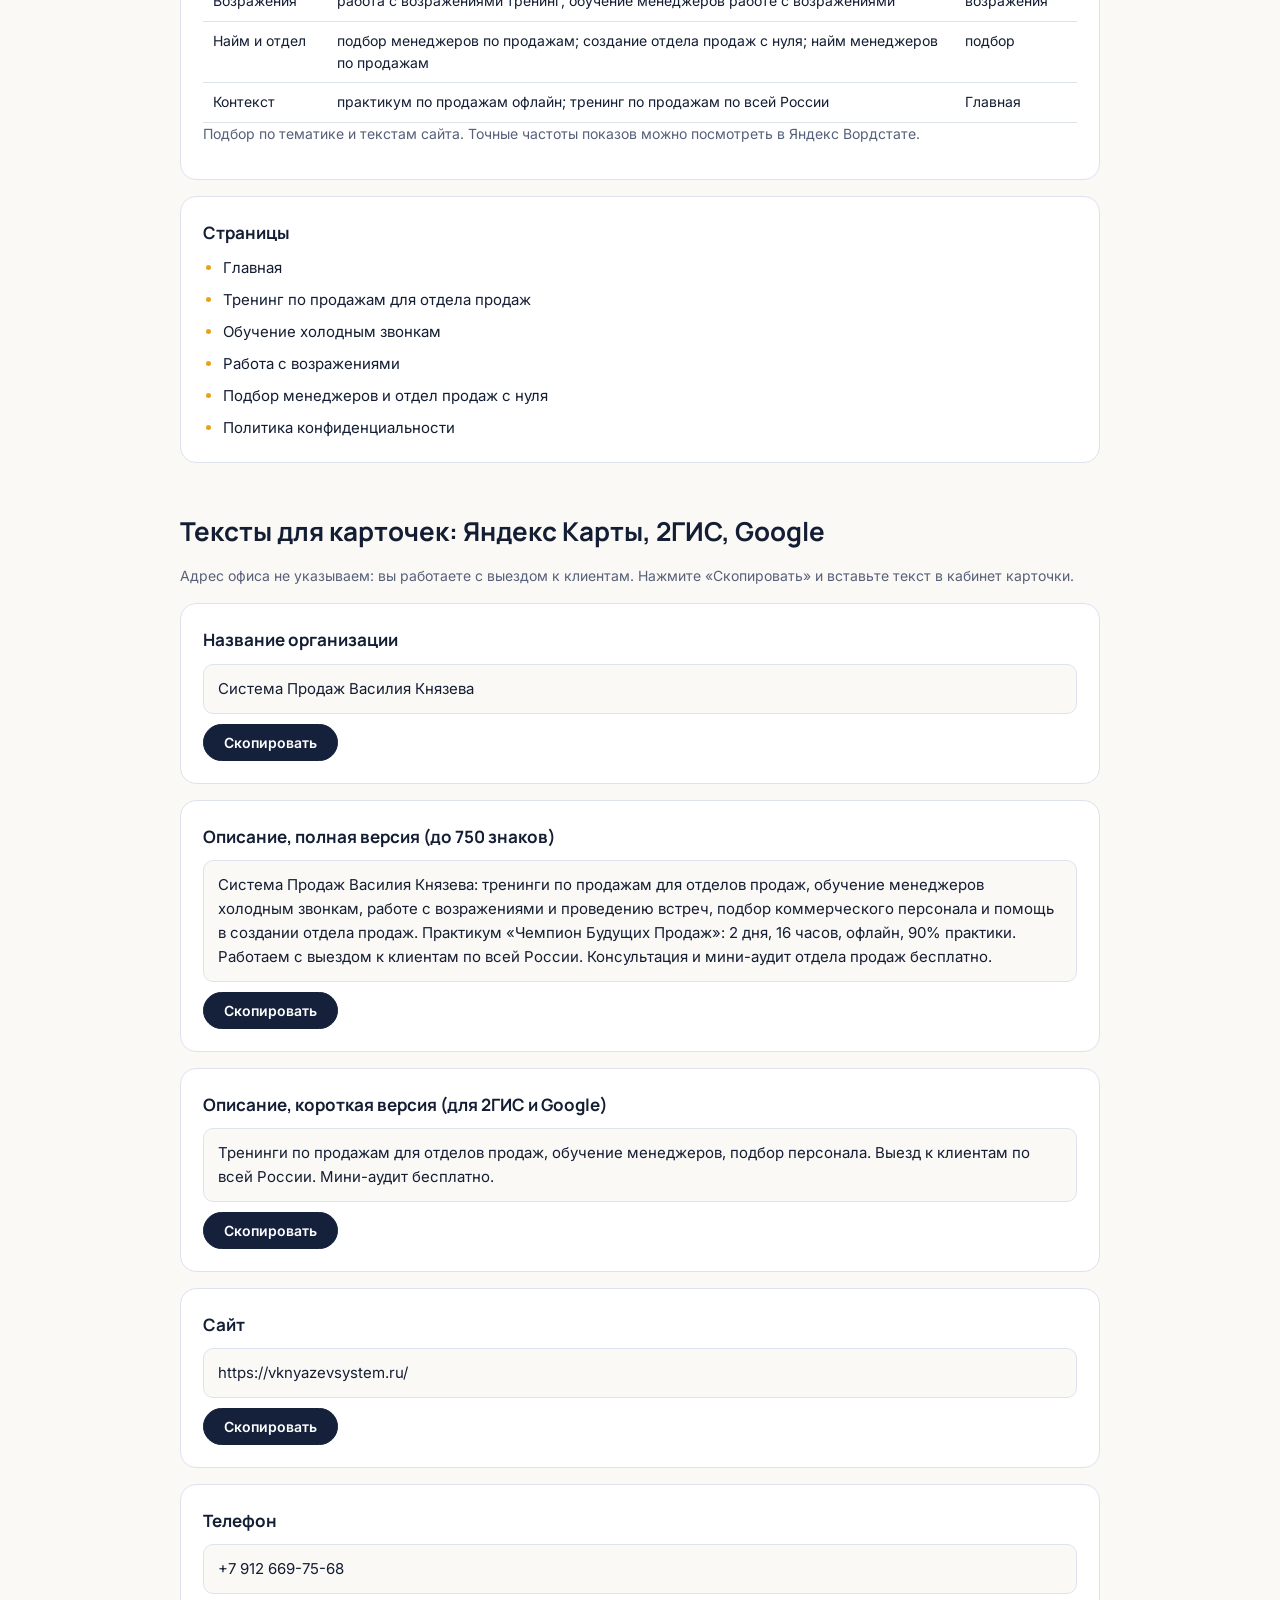
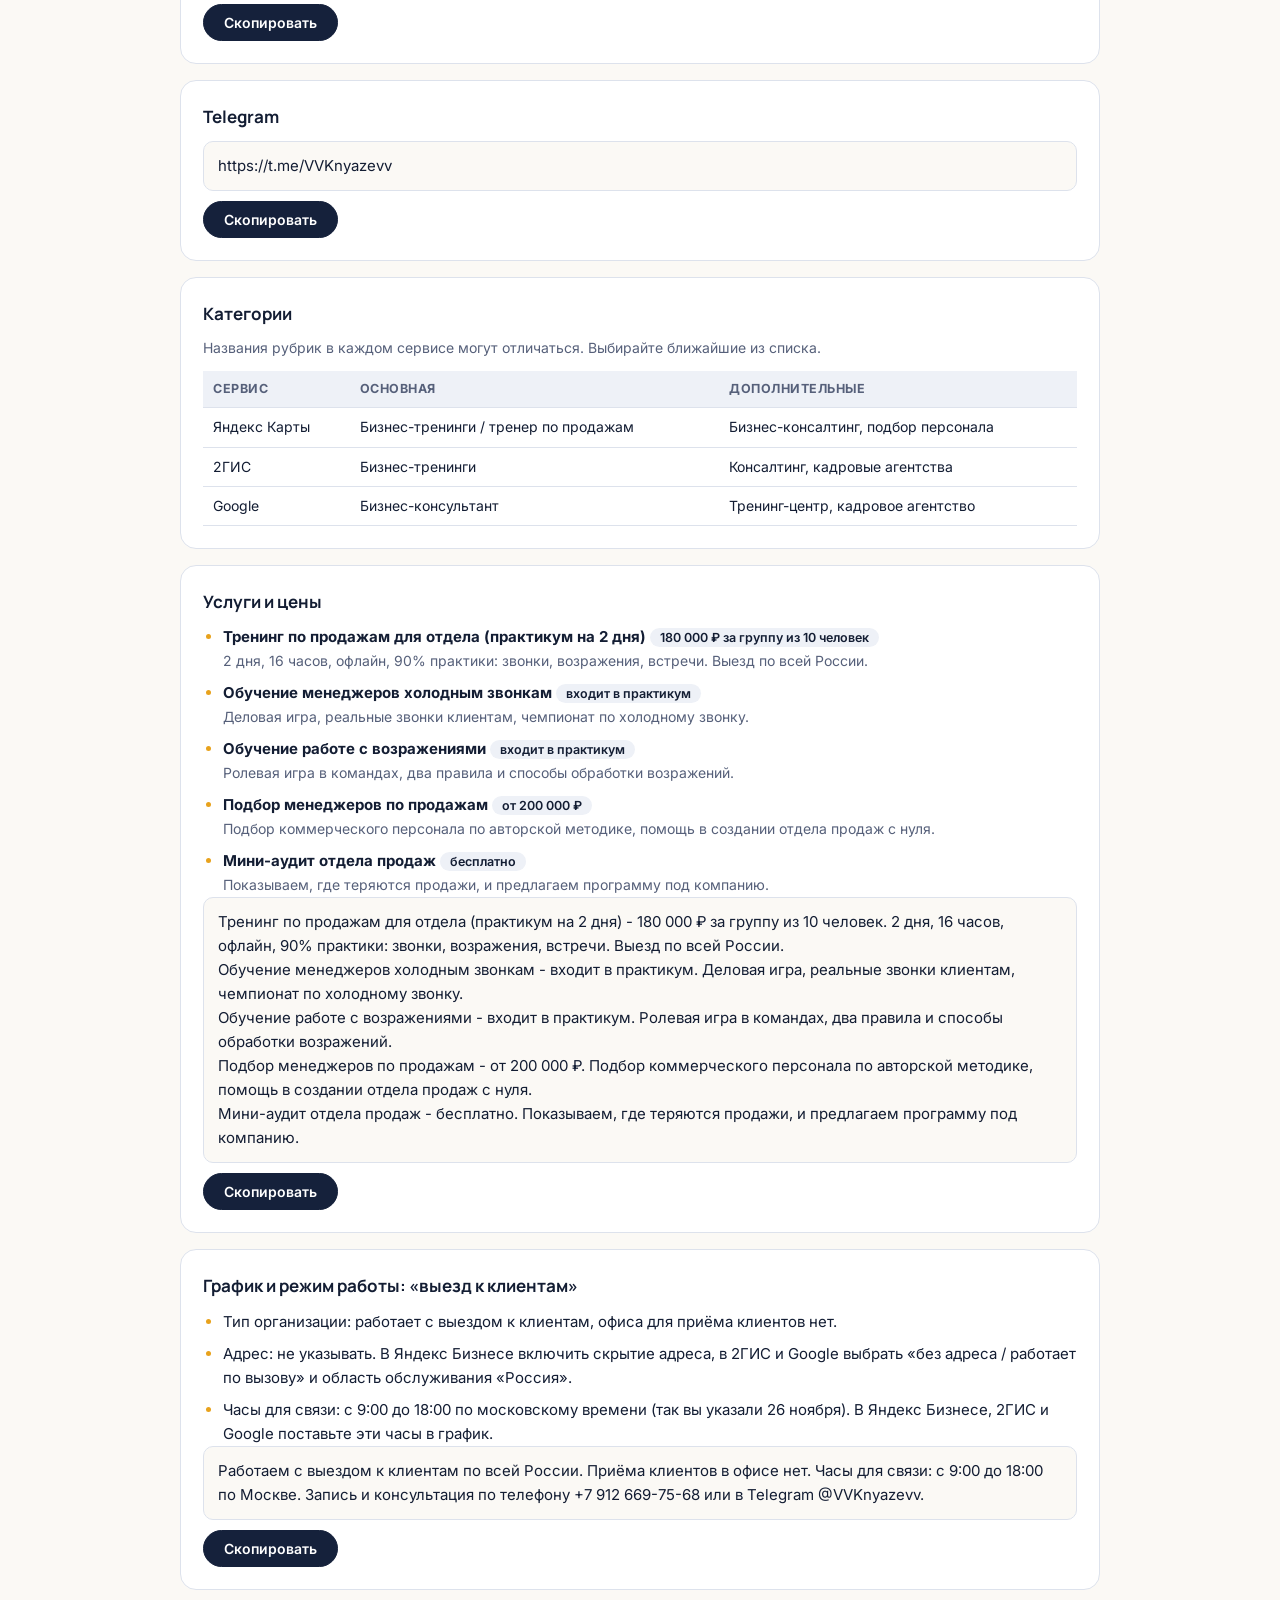
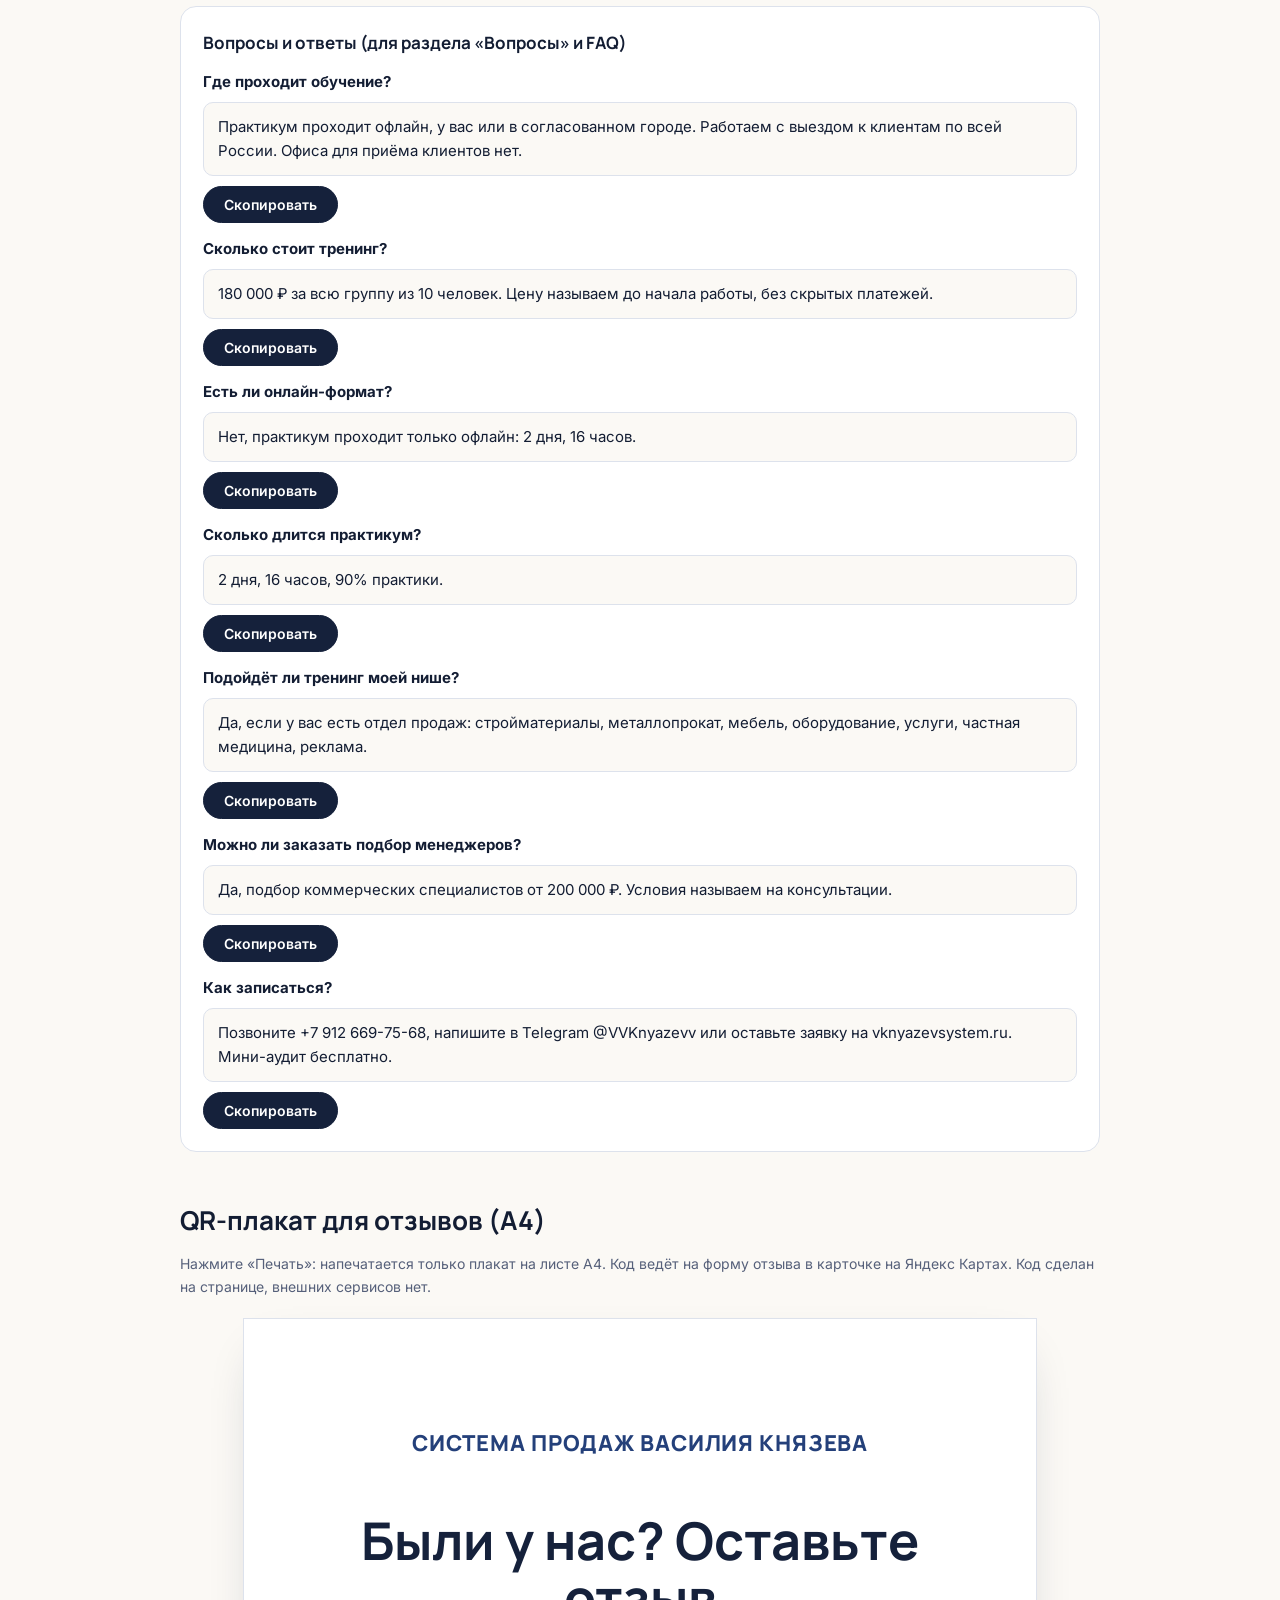
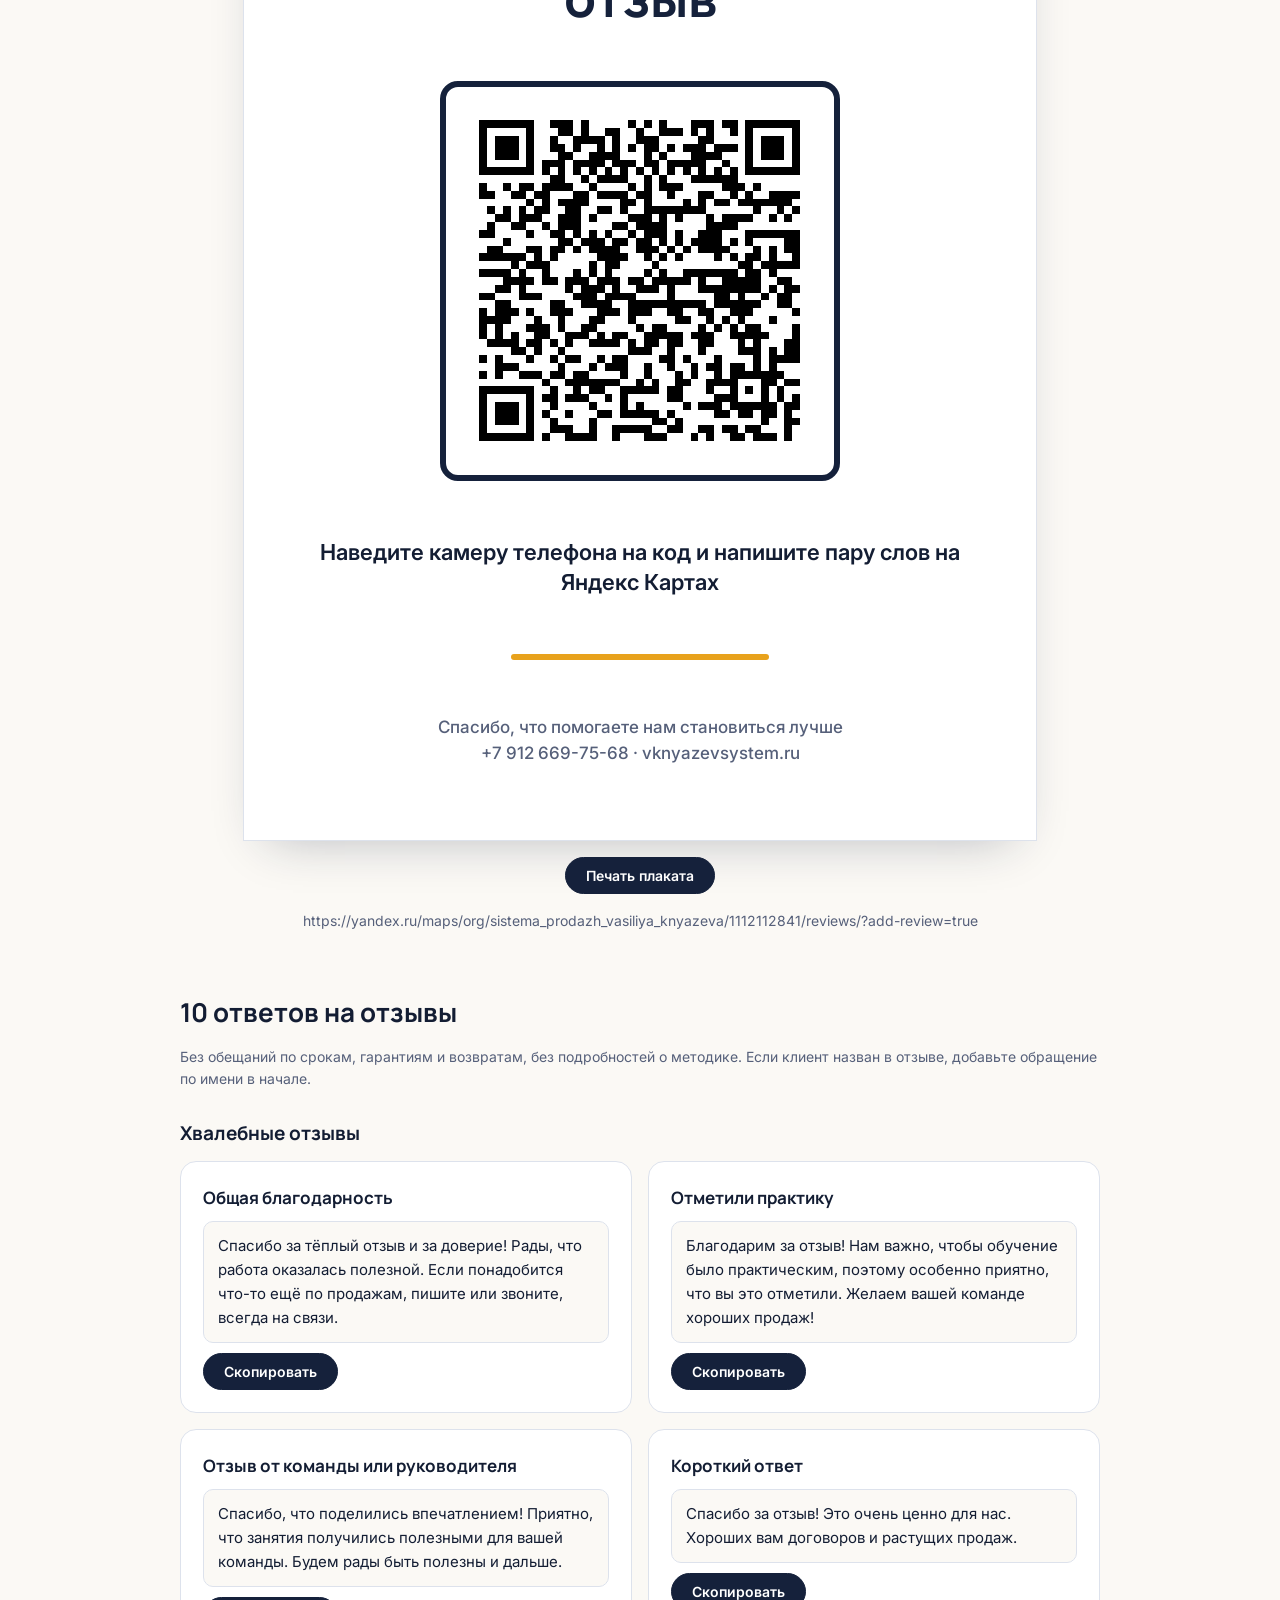
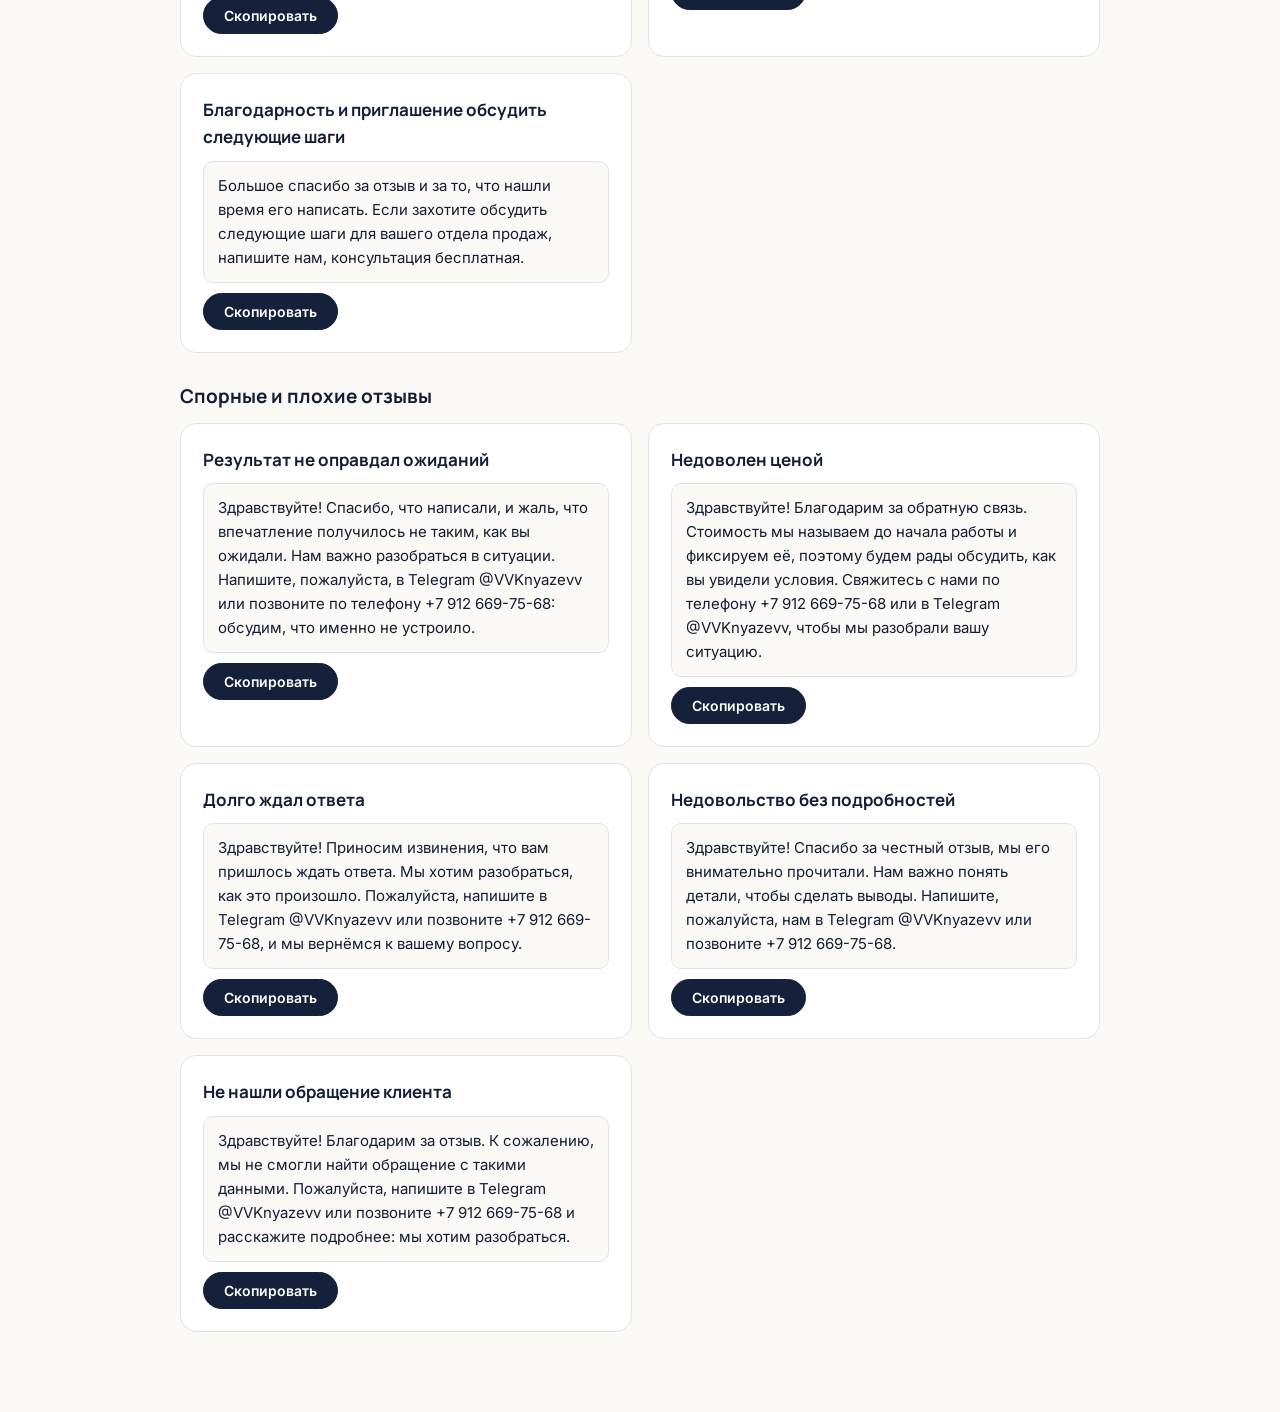
<file: project/index.html>
<!DOCTYPE html>
<html lang="ru">
<head>
<meta charset="UTF-8">
<meta name="viewport" content="width=device-width, initial-scale=1.0">
<title>Проект «Старт»: статус работ</title>
<meta name="robots" content="noindex, nofollow">
<link rel="canonical" href="https://vknyazevsystem.ru/project/">
<link rel="preconnect" href="https://fonts.googleapis.com">
<link rel="preconnect" href="https://fonts.gstatic.com" crossorigin>
<link href="https://fonts.googleapis.com/css2?family=Manrope:wght@600;700;800&family=Inter:wght@400;500;600;700;800&display=swap" rel="stylesheet">
<link rel="stylesheet" href="/styles.css">
<style>
body{background:var(--clr-bg)}
.pj{max-width:960px;margin:0 auto;padding:40px 20px 80px}
.pj h1{font-size:34px;line-height:1.2}.pj h2{font-size:26px;margin-top:0}
.pj section{margin-top:48px;scroll-margin-top:16px}
.pj .nav2{display:flex;flex-wrap:wrap;gap:8px;margin:20px 0 0}
.pj .nav2 a{border:1px solid var(--clr-border);background:var(--clr-surface);border-radius:999px;padding:8px 16px;font-size:14px;font-weight:600}
.pj .nav2 a:hover{border-color:var(--clr-accent-dark)}
.back{display:inline-block;margin-bottom:16px;font-weight:600;color:var(--clr-accent-dark)}
.grid3{display:grid;grid-template-columns:repeat(3,1fr);gap:16px;margin-top:20px}
.grid2{display:grid;grid-template-columns:repeat(2,1fr);gap:16px}
.card{overflow-x:auto;background:var(--clr-surface);border:1px solid var(--clr-border);border-radius:var(--radius);padding:22px;margin-top:16px;min-width:0}
.grid2 .card,.grid3 .card{margin-top:0}
.card h3{font-size:17px;margin-bottom:10px}
.sub{font-size:19px;margin:28px 0 12px}
.muted{color:var(--clr-ink-soft);font-size:14px}
.plain{list-style:disc;padding-left:20px;display:flex;flex-direction:column;gap:8px;font-size:15px}
.plain li::marker{color:var(--clr-gold)}
.st h3{font-size:16px;display:flex;gap:8px;align-items:center}
.dot{width:10px;height:10px;border-radius:50%;display:inline-block}
.d1{background:#2f9e5f}.d2{background:var(--clr-gold)}.d3{background:#d7372b}
.tag{background:var(--clr-bg-alt);border-radius:999px;padding:2px 10px;font-size:12.5px;font-weight:600;white-space:nowrap}
.cp{display:flex;flex-direction:column;gap:10px;align-items:flex-start}
.cp__t{margin:0;font-size:15px;white-space:pre-line;background:var(--clr-bg);border:1px solid var(--clr-border);border-radius:10px;padding:12px 14px;width:100%;overflow-wrap:anywhere}
.cbtn{font:600 14px var(--font-body);border:1px solid var(--clr-accent-dark);background:var(--clr-accent-dark);color:#fff;border-radius:999px;padding:9px 20px;cursor:pointer}
.cbtn:hover{background:var(--clr-accent)}.cbtn.ok{background:#2f9e5f;border-color:#2f9e5f}
.qa{margin-top:14px}.qa b{display:block;margin-bottom:8px;font-size:15px}
.tbl{width:100%;border-collapse:collapse;font-size:14px;margin-top:12px}
.tbl th,.tbl td{text-align:left;padding:8px 10px;border-bottom:1px solid var(--clr-border);vertical-align:top}
.tbl th{background:var(--clr-bg-alt);font-size:12.5px;text-transform:uppercase;letter-spacing:.04em;color:var(--clr-ink-soft)}
.tblw{overflow-x:auto}
.poster-wrap{display:flex;flex-direction:column;align-items:center;gap:16px;margin-top:20px}
.poster{background:#fff;color:#131d33;width:210mm;max-width:100%;aspect-ratio:210/297;border:1px solid var(--clr-border);box-shadow:var(--shadow);display:flex;flex-direction:column;align-items:center;justify-content:space-between;padding:12% 8% 8%;text-align:center}
.poster__brand{font:800 clamp(14px,2.6vw,22px)/1.2 var(--font-head);letter-spacing:.04em;text-transform:uppercase;color:#24407a}
.poster h2{font-size:clamp(26px,6.4vw,52px);line-height:1.1;margin:0;color:#15213b}
.poster__qr{width:min(62%,420px);border:6px solid #15213b;border-radius:18px;padding:10px;background:#fff}
.poster__qr svg{display:block;width:100%;height:auto}
.poster__step{font:600 clamp(14px,2.8vw,22px)/1.4 var(--font-body);color:#131d33;margin:0}
.poster__foot{font:500 clamp(12px,2.2vw,17px)/1.5 var(--font-body);color:#56607a;margin:0}
.poster__bar{width:40%;height:6px;border-radius:3px;background:#e8a21c}
@media(max-width:760px){.grid3,.grid2{grid-template-columns:1fr}.pj h1{font-size:27px}.poster{padding:10% 6% 6%}}
@media print{
  @page{size:A4;margin:0}
  body{background:#fff}
  .pj>*:not(#poster-sec){display:none!important}
  #poster-sec>*:not(.poster-wrap){display:none!important}
  .pj,#poster-sec{padding:0;margin:0;max-width:none}
  .poster-wrap{margin:0;gap:0}
  .poster-wrap>*:not(.poster){display:none!important}
  .poster{width:210mm;height:297mm;max-width:none;aspect-ratio:auto;border:0;box-shadow:none;padding:22mm 16mm 16mm}
  .poster__qr{width:120mm}
}
</style>
</head>
<body>
<div class="pj">
<a href="/" class="back">&larr; На сайт</a>
<h1>Пакет «Старт»: статус работ</h1>
<p class="section-lead">Рабочая страница проекта для клиента. Закрыта от поисковиков. Обновлено 26 ноября 2026.</p>
<div class="nav2"><a href="#status">Статус</a><a href="#seo">Запросы и страницы</a><a href="#cards">Карточки на картах</a><a href="#poster-sec">QR-плакат</a><a href="#replies">Ответы на отзывы</a><a href="#need">Что нужно от вас</a></div>

<section id="status"><h2>Статус работ</h2>
<div class="grid3">
<div class="card st"><h3><span class="dot d1"></span>Сделано</h3><ul class="plain"><li>Домен vknyazevsystem.ru подключён, https работает</li><li>Яндекс Вебмастер и Google Search Console подтверждены, Яндекс Метрика (счётчик 114359533) установлена</li><li>Плашка cookie настроена, политика конфиденциальности опубликована</li><li>Заголовки и описания страниц, canonical, Open Graph, микроразметка JSON-LD (организация, услуги, вопросы и ответы)</li><li>Четыре отдельные страницы услуг со ссылками с главной и в карте сайта: тренинг по продажам, холодные звонки, работа с возражениями, подбор менеджеров</li><li>В форме заявки добавлена обязательная галочка согласия на обработку данных</li><li>Тексты для карточек Яндекс Карт, 2ГИС и Google (без адреса офиса, с режимом «выезд к клиентам»)</li><li>QR-плакат A4 для отзывов</li><li>10 готовых ответов на отзывы</li></ul></div>
<div class="card st"><h3><span class="dot d2"></span>В работе</h3><ul class="plain"><li>Индексация новых страниц поисковиками (обычно от нескольких дней до пары недель)</li><li>Публикация текстов в карточках на картах: ждём доступы или ваше подтверждение (см. ниже)</li></ul></div>
<div class="card st" id="need"><h3><span class="dot d3"></span>Нужно от вас</h3><ul class="plain"><li>Форма (ИП или самозанятый) и ИНН для политики конфиденциальности. Сейчас в политике указан ИП Князев Василий Владимирович, ИНН 667400809523: подтвердите, что это верно, или пришлите актуальные данные.</li><li>Доступ или права владельца к карточке на Яндекс Картах, 2ГИС и Google, чтобы мы обновили описание и скрыли старый адрес. Либо вы вставляете готовые тексты сами.</li><li>Подтверждение, что старый адрес офиса не нужен в карточках (мы его нигде не указываем).</li><li>Распечатать плакат на A4 и повесить там, где клиенты видят его при встрече.</li></ul></div>
</div></section>

<section id="seo"><h2>Запросы и страницы услуг</h2>
<p class="muted">Под эти запросы написаны заголовки и описания страниц. Каждая страница услуг имеет свой title, description, canonical и есть в карте сайта.</p>
<div class="card tblw"><table class="tbl"><tr><th>Группа</th><th>Запросы</th><th>Страница</th></tr><tr><td>Основные</td><td>тренинг по продажам для отдела продаж; обучение менеджеров по продажам; корпоративный тренинг по продажам; бизнес-тренер по продажам</td><td><a href="/">Главная</a>, <a href="/uslugi/trening-po-prodazham/">тренинг</a></td></tr><tr><td>Холодные звонки</td><td>тренинг холодные звонки; обучение холодным звонкам менеджеров; как научить менеджеров звонить</td><td><a href="/uslugi/holodnye-zvonki/">холодные звонки</a></td></tr><tr><td>Возражения</td><td>работа с возражениями тренинг; обучение менеджеров работе с возражениями</td><td><a href="/uslugi/rabota-s-vozrazheniyami/">возражения</a></td></tr><tr><td>Найм и отдел</td><td>подбор менеджеров по продажам; создание отдела продаж с нуля; найм менеджеров по продажам</td><td><a href="/uslugi/podbor-menedzherov/">подбор</a></td></tr><tr><td>Контекст</td><td>практикум по продажам офлайн; тренинг по продажам по всей России</td><td>Главная</td></tr></table><p class="muted">Подбор по тематике и текстам сайта. Точные частоты показов можно посмотреть в Яндекс Вордстате.</p></div>
<div class="card"><h3>Страницы</h3><ul class="plain">
<li><a href="/">Главная</a></li>
<li><a href="/uslugi/trening-po-prodazham/">Тренинг по продажам для отдела продаж</a></li>
<li><a href="/uslugi/holodnye-zvonki/">Обучение холодным звонкам</a></li>
<li><a href="/uslugi/rabota-s-vozrazheniyami/">Работа с возражениями</a></li>
<li><a href="/uslugi/podbor-menedzherov/">Подбор менеджеров и отдел продаж с нуля</a></li>
<li><a href="/privacy.html">Политика конфиденциальности</a></li></ul></div>
</section>

<section id="cards"><h2>Тексты для карточек: Яндекс Карты, 2ГИС, Google</h2>
<p class="muted">Адрес офиса не указываем: вы работаете с выездом к клиентам. Нажмите «Скопировать» и вставьте текст в кабинет карточки.</p>
<div class="card"><h3>Название организации</h3><div class="cp"><p class="cp__t" id="c-name">Система Продаж Василия Князева</p><button type="button" class="cbtn" data-copy="c-name">Скопировать</button></div></div><div class="card"><h3>Описание, полная версия (до 750 знаков)</h3><div class="cp"><p class="cp__t" id="c-long">Система Продаж Василия Князева: тренинги по продажам для отделов продаж, обучение менеджеров холодным звонкам, работе с возражениями и проведению встреч, подбор коммерческого персонала и помощь в создании отдела продаж. Практикум «Чемпион Будущих Продаж»: 2 дня, 16 часов, офлайн, 90% практики. Работаем с выездом к клиентам по всей России. Консультация и мини-аудит отдела продаж бесплатно.</p><button type="button" class="cbtn" data-copy="c-long">Скопировать</button></div></div><div class="card"><h3>Описание, короткая версия (для 2ГИС и Google)</h3><div class="cp"><p class="cp__t" id="c-short">Тренинги по продажам для отделов продаж, обучение менеджеров, подбор персонала. Выезд к клиентам по всей России. Мини-аудит бесплатно.</p><button type="button" class="cbtn" data-copy="c-short">Скопировать</button></div></div><div class="card"><h3>Сайт</h3><div class="cp"><p class="cp__t" id="c-site">https://vknyazevsystem.ru/</p><button type="button" class="cbtn" data-copy="c-site">Скопировать</button></div></div><div class="card"><h3>Телефон</h3><div class="cp"><p class="cp__t" id="c-tel">+7 912 669-75-68</p><button type="button" class="cbtn" data-copy="c-tel">Скопировать</button></div></div><div class="card"><h3>Telegram</h3><div class="cp"><p class="cp__t" id="c-tg">https://t.me/VVKnyazevv</p><button type="button" class="cbtn" data-copy="c-tg">Скопировать</button></div></div><div class="card"><h3>Категории</h3><p class="muted">Названия рубрик в каждом сервисе могут отличаться. Выбирайте ближайшие из списка.</p>
<table class="tbl"><tr><th>Сервис</th><th>Основная</th><th>Дополнительные</th></tr>
<tr><td>Яндекс Карты</td><td>Бизнес-тренинги / тренер по продажам</td><td>Бизнес-консалтинг, подбор персонала</td></tr>
<tr><td>2ГИС</td><td>Бизнес-тренинги</td><td>Консалтинг, кадровые агентства</td></tr>
<tr><td>Google</td><td>Бизнес-консультант</td><td>Тренинг-центр, кадровое агентство</td></tr></table></div><div class="card"><h3>Услуги и цены</h3><ul class="plain"><li><b>Тренинг по продажам для отдела (практикум на 2 дня)</b> <span class="tag">180 000 ₽ за группу из 10 человек</span><br><span class="muted">2 дня, 16 часов, офлайн, 90% практики: звонки, возражения, встречи. Выезд по всей России.</span></li><li><b>Обучение менеджеров холодным звонкам</b> <span class="tag">входит в практикум</span><br><span class="muted">Деловая игра, реальные звонки клиентам, чемпионат по холодному звонку.</span></li><li><b>Обучение работе с возражениями</b> <span class="tag">входит в практикум</span><br><span class="muted">Ролевая игра в командах, два правила и способы обработки возражений.</span></li><li><b>Подбор менеджеров по продажам</b> <span class="tag">от 200 000 ₽</span><br><span class="muted">Подбор коммерческого персонала по авторской методике, помощь в создании отдела продаж с нуля.</span></li><li><b>Мини-аудит отдела продаж</b> <span class="tag">бесплатно</span><br><span class="muted">Показываем, где теряются продажи, и предлагаем программу под компанию.</span></li></ul><div class="cp"><p class="cp__t" id="c-serv">Тренинг по продажам для отдела (практикум на 2 дня) - 180 000 ₽ за группу из 10 человек. 2 дня, 16 часов, офлайн, 90% практики: звонки, возражения, встречи. Выезд по всей России.
Обучение менеджеров холодным звонкам - входит в практикум. Деловая игра, реальные звонки клиентам, чемпионат по холодному звонку.
Обучение работе с возражениями - входит в практикум. Ролевая игра в командах, два правила и способы обработки возражений.
Подбор менеджеров по продажам - от 200 000 ₽. Подбор коммерческого персонала по авторской методике, помощь в создании отдела продаж с нуля.
Мини-аудит отдела продаж - бесплатно. Показываем, где теряются продажи, и предлагаем программу под компанию.</p><button type="button" class="cbtn" data-copy="c-serv">Скопировать</button></div></div><div class="card"><h3>График и режим работы: «выезд к клиентам»</h3>
<ul class="plain"><li>Тип организации: работает с выездом к клиентам, офиса для приёма клиентов нет.</li>
<li>Адрес: не указывать. В Яндекс Бизнесе включить скрытие адреса, в 2ГИС и Google выбрать «без адреса / работает по вызову» и область обслуживания «Россия».</li>
<li>Часы для связи: с 9:00 до 18:00 по московскому времени (так вы указали 26 ноября). В Яндекс Бизнесе, 2ГИС и Google поставьте эти часы в график.</li></ul>
<div class="cp"><p class="cp__t" id="c-sched">Работаем с выездом к клиентам по всей России. Приёма клиентов в офисе нет. Часы для связи: с 9:00 до 18:00 по Москве. Запись и консультация по телефону +7 912 669-75-68 или в Telegram @VVKnyazevv.</p><button type="button" class="cbtn" data-copy="c-sched">Скопировать</button></div></div><div class="card"><h3>Вопросы и ответы (для раздела «Вопросы» и FAQ)</h3><div class="qa"><b>Где проходит обучение?</b><div class="cp"><p class="cp__t" id="q0">Практикум проходит офлайн, у вас или в согласованном городе. Работаем с выездом к клиентам по всей России. Офиса для приёма клиентов нет.</p><button type="button" class="cbtn" data-copy="q0">Скопировать</button></div></div><div class="qa"><b>Сколько стоит тренинг?</b><div class="cp"><p class="cp__t" id="q1">180 000 ₽ за всю группу из 10 человек. Цену называем до начала работы, без скрытых платежей.</p><button type="button" class="cbtn" data-copy="q1">Скопировать</button></div></div><div class="qa"><b>Есть ли онлайн-формат?</b><div class="cp"><p class="cp__t" id="q2">Нет, практикум проходит только офлайн: 2 дня, 16 часов.</p><button type="button" class="cbtn" data-copy="q2">Скопировать</button></div></div><div class="qa"><b>Сколько длится практикум?</b><div class="cp"><p class="cp__t" id="q3">2 дня, 16 часов, 90% практики.</p><button type="button" class="cbtn" data-copy="q3">Скопировать</button></div></div><div class="qa"><b>Подойдёт ли тренинг моей нише?</b><div class="cp"><p class="cp__t" id="q4">Да, если у вас есть отдел продаж: стройматериалы, металлопрокат, мебель, оборудование, услуги, частная медицина, реклама.</p><button type="button" class="cbtn" data-copy="q4">Скопировать</button></div></div><div class="qa"><b>Можно ли заказать подбор менеджеров?</b><div class="cp"><p class="cp__t" id="q5">Да, подбор коммерческих специалистов от 200 000 ₽. Условия называем на консультации.</p><button type="button" class="cbtn" data-copy="q5">Скопировать</button></div></div><div class="qa"><b>Как записаться?</b><div class="cp"><p class="cp__t" id="q6">Позвоните +7 912 669-75-68, напишите в Telegram @VVKnyazevv или оставьте заявку на vknyazevsystem.ru. Мини-аудит бесплатно.</p><button type="button" class="cbtn" data-copy="q6">Скопировать</button></div></div></div>
</section>

<section id="poster-sec"><h2>QR-плакат для отзывов (A4)</h2>
<p class="muted">Нажмите «Печать»: напечатается только плакат на листе A4. Код ведёт на форму отзыва в карточке на Яндекс Картах. Код сделан на странице, внешних сервисов нет.</p>
<div class="poster-wrap">
<div class="poster" id="poster">
<div class="poster__brand">Система Продаж Василия Князева</div>
<h2>Были у нас? Оставьте отзыв</h2>
<div class="poster__qr"><svg xmlns="http://www.w3.org/2000/svg" viewBox="-3 -3 47 47" shape-rendering="crispEdges" role="img" aria-label="QR-код: оставить отзыв на Яндекс Картах"><rect x="-3" y="-3" width="47" height="47" fill="#fff"/><path d="M0 0h1v1h-1zM1 0h1v1h-1zM2 0h1v1h-1zM3 0h1v1h-1zM4 0h1v1h-1zM5 0h1v1h-1zM6 0h1v1h-1zM9 0h1v1h-1zM10 0h1v1h-1zM11 0h1v1h-1zM13 0h1v1h-1zM19 0h1v1h-1zM21 0h1v1h-1zM23 0h1v1h-1zM27 0h1v1h-1zM28 0h1v1h-1zM29 0h1v1h-1zM31 0h1v1h-1zM32 0h1v1h-1zM34 0h1v1h-1zM35 0h1v1h-1zM36 0h1v1h-1zM37 0h1v1h-1zM38 0h1v1h-1zM39 0h1v1h-1zM40 0h1v1h-1zM0 1h1v1h-1zM6 1h1v1h-1zM10 1h1v1h-1zM11 1h1v1h-1zM13 1h1v1h-1zM16 1h1v1h-1zM17 1h1v1h-1zM20 1h1v1h-1zM23 1h1v1h-1zM24 1h1v1h-1zM25 1h1v1h-1zM27 1h1v1h-1zM29 1h1v1h-1zM32 1h1v1h-1zM34 1h1v1h-1zM40 1h1v1h-1zM0 2h1v1h-1zM2 2h1v1h-1zM3 2h1v1h-1zM4 2h1v1h-1zM6 2h1v1h-1zM9 2h1v1h-1zM12 2h1v1h-1zM13 2h1v1h-1zM14 2h1v1h-1zM15 2h1v1h-1zM17 2h1v1h-1zM20 2h1v1h-1zM21 2h1v1h-1zM22 2h1v1h-1zM28 2h1v1h-1zM29 2h1v1h-1zM34 2h1v1h-1zM36 2h1v1h-1zM37 2h1v1h-1zM38 2h1v1h-1zM40 2h1v1h-1zM0 3h1v1h-1zM2 3h1v1h-1zM3 3h1v1h-1zM4 3h1v1h-1zM6 3h1v1h-1zM9 3h1v1h-1zM10 3h1v1h-1zM12 3h1v1h-1zM15 3h1v1h-1zM17 3h1v1h-1zM19 3h1v1h-1zM21 3h1v1h-1zM22 3h1v1h-1zM24 3h1v1h-1zM26 3h1v1h-1zM27 3h1v1h-1zM28 3h1v1h-1zM30 3h1v1h-1zM31 3h1v1h-1zM32 3h1v1h-1zM34 3h1v1h-1zM36 3h1v1h-1zM37 3h1v1h-1zM38 3h1v1h-1zM40 3h1v1h-1zM0 4h1v1h-1zM2 4h1v1h-1zM3 4h1v1h-1zM4 4h1v1h-1zM6 4h1v1h-1zM10 4h1v1h-1zM11 4h1v1h-1zM14 4h1v1h-1zM15 4h1v1h-1zM16 4h1v1h-1zM17 4h1v1h-1zM21 4h1v1h-1zM23 4h1v1h-1zM27 4h1v1h-1zM28 4h1v1h-1zM29 4h1v1h-1zM30 4h1v1h-1zM34 4h1v1h-1zM36 4h1v1h-1zM37 4h1v1h-1zM38 4h1v1h-1zM40 4h1v1h-1zM0 5h1v1h-1zM6 5h1v1h-1zM8 5h1v1h-1zM9 5h1v1h-1zM10 5h1v1h-1zM12 5h1v1h-1zM13 5h1v1h-1zM14 5h1v1h-1zM15 5h1v1h-1zM17 5h1v1h-1zM18 5h1v1h-1zM19 5h1v1h-1zM21 5h1v1h-1zM22 5h1v1h-1zM24 5h1v1h-1zM25 5h1v1h-1zM26 5h1v1h-1zM27 5h1v1h-1zM28 5h1v1h-1zM31 5h1v1h-1zM34 5h1v1h-1zM40 5h1v1h-1zM0 6h1v1h-1zM1 6h1v1h-1zM2 6h1v1h-1zM3 6h1v1h-1zM4 6h1v1h-1zM5 6h1v1h-1zM6 6h1v1h-1zM8 6h1v1h-1zM10 6h1v1h-1zM12 6h1v1h-1zM14 6h1v1h-1zM16 6h1v1h-1zM18 6h1v1h-1zM20 6h1v1h-1zM22 6h1v1h-1zM24 6h1v1h-1zM26 6h1v1h-1zM28 6h1v1h-1zM30 6h1v1h-1zM32 6h1v1h-1zM34 6h1v1h-1zM35 6h1v1h-1zM36 6h1v1h-1zM37 6h1v1h-1zM38 6h1v1h-1zM39 6h1v1h-1zM40 6h1v1h-1zM9 7h1v1h-1zM10 7h1v1h-1zM13 7h1v1h-1zM15 7h1v1h-1zM16 7h1v1h-1zM17 7h1v1h-1zM18 7h1v1h-1zM21 7h1v1h-1zM23 7h1v1h-1zM27 7h1v1h-1zM28 7h1v1h-1zM29 7h1v1h-1zM30 7h1v1h-1zM31 7h1v1h-1zM32 7h1v1h-1zM0 8h1v1h-1zM3 8h1v1h-1zM5 8h1v1h-1zM6 8h1v1h-1zM8 8h1v1h-1zM9 8h1v1h-1zM10 8h1v1h-1zM11 8h1v1h-1zM14 8h1v1h-1zM19 8h1v1h-1zM21 8h1v1h-1zM23 8h1v1h-1zM24 8h1v1h-1zM25 8h1v1h-1zM31 8h1v1h-1zM32 8h1v1h-1zM33 8h1v1h-1zM35 8h1v1h-1zM0 9h1v1h-1zM1 9h1v1h-1zM4 9h1v1h-1zM5 9h1v1h-1zM7 9h1v1h-1zM8 9h1v1h-1zM12 9h1v1h-1zM13 9h1v1h-1zM15 9h1v1h-1zM16 9h1v1h-1zM17 9h1v1h-1zM18 9h1v1h-1zM20 9h1v1h-1zM21 9h1v1h-1zM24 9h1v1h-1zM28 9h1v1h-1zM29 9h1v1h-1zM32 9h1v1h-1zM34 9h1v1h-1zM37 9h1v1h-1zM38 9h1v1h-1zM39 9h1v1h-1zM40 9h1v1h-1zM6 10h1v1h-1zM8 10h1v1h-1zM10 10h1v1h-1zM11 10h1v1h-1zM12 10h1v1h-1zM13 10h1v1h-1zM18 10h1v1h-1zM19 10h1v1h-1zM21 10h1v1h-1zM26 10h1v1h-1zM28 10h1v1h-1zM30 10h1v1h-1zM31 10h1v1h-1zM33 10h1v1h-1zM34 10h1v1h-1zM35 10h1v1h-1zM36 10h1v1h-1zM37 10h1v1h-1zM38 10h1v1h-1zM39 10h1v1h-1zM1 11h1v1h-1zM3 11h1v1h-1zM5 11h1v1h-1zM7 11h1v1h-1zM8 11h1v1h-1zM11 11h1v1h-1zM12 11h1v1h-1zM15 11h1v1h-1zM16 11h1v1h-1zM18 11h1v1h-1zM21 11h1v1h-1zM22 11h1v1h-1zM23 11h1v1h-1zM24 11h1v1h-1zM25 11h1v1h-1zM26 11h1v1h-1zM27 11h1v1h-1zM28 11h1v1h-1zM35 11h1v1h-1zM38 11h1v1h-1zM40 11h1v1h-1zM2 12h1v1h-1zM3 12h1v1h-1zM5 12h1v1h-1zM6 12h1v1h-1zM7 12h1v1h-1zM10 12h1v1h-1zM11 12h1v1h-1zM12 12h1v1h-1zM14 12h1v1h-1zM19 12h1v1h-1zM20 12h1v1h-1zM21 12h1v1h-1zM23 12h1v1h-1zM25 12h1v1h-1zM29 12h1v1h-1zM31 12h1v1h-1zM32 12h1v1h-1zM33 12h1v1h-1zM34 12h1v1h-1zM37 12h1v1h-1zM39 12h1v1h-1zM1 13h1v1h-1zM4 13h1v1h-1zM5 13h1v1h-1zM8 13h1v1h-1zM10 13h1v1h-1zM11 13h1v1h-1zM12 13h1v1h-1zM17 13h1v1h-1zM18 13h1v1h-1zM20 13h1v1h-1zM21 13h1v1h-1zM22 13h1v1h-1zM23 13h1v1h-1zM29 13h1v1h-1zM30 13h1v1h-1zM31 13h1v1h-1zM32 13h1v1h-1zM0 14h1v1h-1zM1 14h1v1h-1zM6 14h1v1h-1zM9 14h1v1h-1zM10 14h1v1h-1zM12 14h1v1h-1zM14 14h1v1h-1zM16 14h1v1h-1zM19 14h1v1h-1zM21 14h1v1h-1zM22 14h1v1h-1zM23 14h1v1h-1zM25 14h1v1h-1zM28 14h1v1h-1zM29 14h1v1h-1zM30 14h1v1h-1zM34 14h1v1h-1zM35 14h1v1h-1zM36 14h1v1h-1zM37 14h1v1h-1zM38 14h1v1h-1zM39 14h1v1h-1zM40 14h1v1h-1zM3 15h1v1h-1zM10 15h1v1h-1zM11 15h1v1h-1zM13 15h1v1h-1zM14 15h1v1h-1zM15 15h1v1h-1zM17 15h1v1h-1zM18 15h1v1h-1zM20 15h1v1h-1zM21 15h1v1h-1zM23 15h1v1h-1zM25 15h1v1h-1zM27 15h1v1h-1zM28 15h1v1h-1zM29 15h1v1h-1zM30 15h1v1h-1zM32 15h1v1h-1zM34 15h1v1h-1zM39 15h1v1h-1zM40 15h1v1h-1zM1 16h1v1h-1zM2 16h1v1h-1zM6 16h1v1h-1zM7 16h1v1h-1zM9 16h1v1h-1zM10 16h1v1h-1zM12 16h1v1h-1zM14 16h1v1h-1zM15 16h1v1h-1zM16 16h1v1h-1zM17 16h1v1h-1zM20 16h1v1h-1zM21 16h1v1h-1zM22 16h1v1h-1zM24 16h1v1h-1zM26 16h1v1h-1zM28 16h1v1h-1zM29 16h1v1h-1zM30 16h1v1h-1zM31 16h1v1h-1zM35 16h1v1h-1zM37 16h1v1h-1zM39 16h1v1h-1zM40 16h1v1h-1zM0 17h1v1h-1zM1 17h1v1h-1zM2 17h1v1h-1zM3 17h1v1h-1zM4 17h1v1h-1zM5 17h1v1h-1zM7 17h1v1h-1zM9 17h1v1h-1zM15 17h1v1h-1zM16 17h1v1h-1zM17 17h1v1h-1zM18 17h1v1h-1zM21 17h1v1h-1zM23 17h1v1h-1zM25 17h1v1h-1zM30 17h1v1h-1zM32 17h1v1h-1zM34 17h1v1h-1zM35 17h1v1h-1zM37 17h1v1h-1zM40 17h1v1h-1zM4 18h1v1h-1zM6 18h1v1h-1zM7 18h1v1h-1zM8 18h1v1h-1zM14 18h1v1h-1zM16 18h1v1h-1zM17 18h1v1h-1zM22 18h1v1h-1zM33 18h1v1h-1zM34 18h1v1h-1zM36 18h1v1h-1zM37 18h1v1h-1zM38 18h1v1h-1zM39 18h1v1h-1zM40 18h1v1h-1zM0 19h1v1h-1zM1 19h1v1h-1zM2 19h1v1h-1zM3 19h1v1h-1zM5 19h1v1h-1zM8 19h1v1h-1zM12 19h1v1h-1zM14 19h1v1h-1zM16 19h1v1h-1zM21 19h1v1h-1zM23 19h1v1h-1zM26 19h1v1h-1zM27 19h1v1h-1zM28 19h1v1h-1zM29 19h1v1h-1zM30 19h1v1h-1zM31 19h1v1h-1zM32 19h1v1h-1zM34 19h1v1h-1zM35 19h1v1h-1zM37 19h1v1h-1zM3 20h1v1h-1zM4 20h1v1h-1zM5 20h1v1h-1zM6 20h1v1h-1zM8 20h1v1h-1zM9 20h1v1h-1zM11 20h1v1h-1zM12 20h1v1h-1zM13 20h1v1h-1zM15 20h1v1h-1zM16 20h1v1h-1zM17 20h1v1h-1zM19 20h1v1h-1zM20 20h1v1h-1zM22 20h1v1h-1zM23 20h1v1h-1zM24 20h1v1h-1zM25 20h1v1h-1zM26 20h1v1h-1zM28 20h1v1h-1zM31 20h1v1h-1zM32 20h1v1h-1zM33 20h1v1h-1zM34 20h1v1h-1zM35 20h1v1h-1zM38 20h1v1h-1zM39 20h1v1h-1zM2 21h1v1h-1zM3 21h1v1h-1zM5 21h1v1h-1zM11 21h1v1h-1zM13 21h1v1h-1zM14 21h1v1h-1zM15 21h1v1h-1zM17 21h1v1h-1zM20 21h1v1h-1zM21 21h1v1h-1zM22 21h1v1h-1zM24 21h1v1h-1zM28 21h1v1h-1zM29 21h1v1h-1zM30 21h1v1h-1zM31 21h1v1h-1zM32 21h1v1h-1zM33 21h1v1h-1zM34 21h1v1h-1zM35 21h1v1h-1zM37 21h1v1h-1zM39 21h1v1h-1zM40 21h1v1h-1zM0 22h1v1h-1zM1 22h1v1h-1zM5 22h1v1h-1zM6 22h1v1h-1zM7 22h1v1h-1zM12 22h1v1h-1zM13 22h1v1h-1zM14 22h1v1h-1zM16 22h1v1h-1zM17 22h1v1h-1zM18 22h1v1h-1zM19 22h1v1h-1zM24 22h1v1h-1zM30 22h1v1h-1zM31 22h1v1h-1zM33 22h1v1h-1zM36 22h1v1h-1zM38 22h1v1h-1zM39 22h1v1h-1zM2 23h1v1h-1zM3 23h1v1h-1zM9 23h1v1h-1zM10 23h1v1h-1zM13 23h1v1h-1zM14 23h1v1h-1zM15 23h1v1h-1zM16 23h1v1h-1zM19 23h1v1h-1zM20 23h1v1h-1zM21 23h1v1h-1zM22 23h1v1h-1zM23 23h1v1h-1zM24 23h1v1h-1zM25 23h1v1h-1zM26 23h1v1h-1zM27 23h1v1h-1zM28 23h1v1h-1zM30 23h1v1h-1zM31 23h1v1h-1zM32 23h1v1h-1zM33 23h1v1h-1zM34 23h1v1h-1zM35 23h1v1h-1zM38 23h1v1h-1zM39 23h1v1h-1zM0 24h1v1h-1zM2 24h1v1h-1zM3 24h1v1h-1zM4 24h1v1h-1zM6 24h1v1h-1zM9 24h1v1h-1zM10 24h1v1h-1zM11 24h1v1h-1zM15 24h1v1h-1zM16 24h1v1h-1zM17 24h1v1h-1zM19 24h1v1h-1zM20 24h1v1h-1zM21 24h1v1h-1zM24 24h1v1h-1zM25 24h1v1h-1zM28 24h1v1h-1zM29 24h1v1h-1zM32 24h1v1h-1zM33 24h1v1h-1zM34 24h1v1h-1zM40 24h1v1h-1zM0 25h1v1h-1zM1 25h1v1h-1zM2 25h1v1h-1zM3 25h1v1h-1zM7 25h1v1h-1zM10 25h1v1h-1zM14 25h1v1h-1zM15 25h1v1h-1zM19 25h1v1h-1zM25 25h1v1h-1zM26 25h1v1h-1zM29 25h1v1h-1zM31 25h1v1h-1zM33 25h1v1h-1zM37 25h1v1h-1zM0 26h1v1h-1zM2 26h1v1h-1zM6 26h1v1h-1zM7 26h1v1h-1zM8 26h1v1h-1zM10 26h1v1h-1zM13 26h1v1h-1zM14 26h1v1h-1zM20 26h1v1h-1zM22 26h1v1h-1zM23 26h1v1h-1zM28 26h1v1h-1zM30 26h1v1h-1zM32 26h1v1h-1zM34 26h1v1h-1zM35 26h1v1h-1zM40 26h1v1h-1zM0 27h1v1h-1zM2 27h1v1h-1zM4 27h1v1h-1zM7 27h1v1h-1zM8 27h1v1h-1zM11 27h1v1h-1zM12 27h1v1h-1zM13 27h1v1h-1zM15 27h1v1h-1zM17 27h1v1h-1zM18 27h1v1h-1zM21 27h1v1h-1zM22 27h1v1h-1zM23 27h1v1h-1zM24 27h1v1h-1zM25 27h1v1h-1zM27 27h1v1h-1zM28 27h1v1h-1zM29 27h1v1h-1zM32 27h1v1h-1zM33 27h1v1h-1zM34 27h1v1h-1zM35 27h1v1h-1zM36 27h1v1h-1zM40 27h1v1h-1zM1 28h1v1h-1zM2 28h1v1h-1zM3 28h1v1h-1zM4 28h1v1h-1zM6 28h1v1h-1zM7 28h1v1h-1zM9 28h1v1h-1zM11 28h1v1h-1zM14 28h1v1h-1zM15 28h1v1h-1zM16 28h1v1h-1zM17 28h1v1h-1zM19 28h1v1h-1zM21 28h1v1h-1zM22 28h1v1h-1zM24 28h1v1h-1zM25 28h1v1h-1zM28 28h1v1h-1zM29 28h1v1h-1zM33 28h1v1h-1zM35 28h1v1h-1zM39 28h1v1h-1zM40 28h1v1h-1zM4 29h1v1h-1zM5 29h1v1h-1zM7 29h1v1h-1zM10 29h1v1h-1zM19 29h1v1h-1zM20 29h1v1h-1zM21 29h1v1h-1zM24 29h1v1h-1zM28 29h1v1h-1zM33 29h1v1h-1zM34 29h1v1h-1zM35 29h1v1h-1zM37 29h1v1h-1zM39 29h1v1h-1zM40 29h1v1h-1zM0 30h1v1h-1zM2 30h1v1h-1zM6 30h1v1h-1zM9 30h1v1h-1zM11 30h1v1h-1zM12 30h1v1h-1zM15 30h1v1h-1zM17 30h1v1h-1zM18 30h1v1h-1zM23 30h1v1h-1zM24 30h1v1h-1zM26 30h1v1h-1zM30 30h1v1h-1zM35 30h1v1h-1zM37 30h1v1h-1zM38 30h1v1h-1zM39 30h1v1h-1zM40 30h1v1h-1zM2 31h1v1h-1zM3 31h1v1h-1zM4 31h1v1h-1zM10 31h1v1h-1zM14 31h1v1h-1zM16 31h1v1h-1zM17 31h1v1h-1zM18 31h1v1h-1zM21 31h1v1h-1zM24 31h1v1h-1zM27 31h1v1h-1zM29 31h1v1h-1zM30 31h1v1h-1zM32 31h1v1h-1zM33 31h1v1h-1zM35 31h1v1h-1zM37 31h1v1h-1zM0 32h1v1h-1zM2 32h1v1h-1zM5 32h1v1h-1zM6 32h1v1h-1zM7 32h1v1h-1zM9 32h1v1h-1zM10 32h1v1h-1zM12 32h1v1h-1zM13 32h1v1h-1zM18 32h1v1h-1zM21 32h1v1h-1zM25 32h1v1h-1zM27 32h1v1h-1zM30 32h1v1h-1zM32 32h1v1h-1zM33 32h1v1h-1zM34 32h1v1h-1zM35 32h1v1h-1zM36 32h1v1h-1zM37 32h1v1h-1zM38 32h1v1h-1zM8 33h1v1h-1zM11 33h1v1h-1zM12 33h1v1h-1zM13 33h1v1h-1zM14 33h1v1h-1zM15 33h1v1h-1zM16 33h1v1h-1zM17 33h1v1h-1zM20 33h1v1h-1zM22 33h1v1h-1zM25 33h1v1h-1zM26 33h1v1h-1zM29 33h1v1h-1zM30 33h1v1h-1zM31 33h1v1h-1zM32 33h1v1h-1zM36 33h1v1h-1zM37 33h1v1h-1zM39 33h1v1h-1zM40 33h1v1h-1zM0 34h1v1h-1zM1 34h1v1h-1zM2 34h1v1h-1zM3 34h1v1h-1zM4 34h1v1h-1zM5 34h1v1h-1zM6 34h1v1h-1zM9 34h1v1h-1zM12 34h1v1h-1zM14 34h1v1h-1zM15 34h1v1h-1zM18 34h1v1h-1zM19 34h1v1h-1zM20 34h1v1h-1zM21 34h1v1h-1zM22 34h1v1h-1zM24 34h1v1h-1zM25 34h1v1h-1zM29 34h1v1h-1zM32 34h1v1h-1zM34 34h1v1h-1zM36 34h1v1h-1zM38 34h1v1h-1zM0 35h1v1h-1zM6 35h1v1h-1zM8 35h1v1h-1zM9 35h1v1h-1zM11 35h1v1h-1zM12 35h1v1h-1zM13 35h1v1h-1zM16 35h1v1h-1zM18 35h1v1h-1zM24 35h1v1h-1zM25 35h1v1h-1zM30 35h1v1h-1zM31 35h1v1h-1zM32 35h1v1h-1zM36 35h1v1h-1zM38 35h1v1h-1zM40 35h1v1h-1zM0 36h1v1h-1zM2 36h1v1h-1zM3 36h1v1h-1zM4 36h1v1h-1zM6 36h1v1h-1zM9 36h1v1h-1zM14 36h1v1h-1zM18 36h1v1h-1zM20 36h1v1h-1zM26 36h1v1h-1zM28 36h1v1h-1zM29 36h1v1h-1zM30 36h1v1h-1zM32 36h1v1h-1zM33 36h1v1h-1zM34 36h1v1h-1zM35 36h1v1h-1zM36 36h1v1h-1zM37 36h1v1h-1zM39 36h1v1h-1zM40 36h1v1h-1zM0 37h1v1h-1zM2 37h1v1h-1zM3 37h1v1h-1zM4 37h1v1h-1zM6 37h1v1h-1zM8 37h1v1h-1zM11 37h1v1h-1zM15 37h1v1h-1zM16 37h1v1h-1zM18 37h1v1h-1zM19 37h1v1h-1zM20 37h1v1h-1zM21 37h1v1h-1zM22 37h1v1h-1zM24 37h1v1h-1zM30 37h1v1h-1zM31 37h1v1h-1zM33 37h1v1h-1zM34 37h1v1h-1zM36 37h1v1h-1zM37 37h1v1h-1zM39 37h1v1h-1zM0 38h1v1h-1zM2 38h1v1h-1zM3 38h1v1h-1zM4 38h1v1h-1zM6 38h1v1h-1zM9 38h1v1h-1zM14 38h1v1h-1zM22 38h1v1h-1zM23 38h1v1h-1zM25 38h1v1h-1zM36 38h1v1h-1zM39 38h1v1h-1zM40 38h1v1h-1zM0 39h1v1h-1zM6 39h1v1h-1zM9 39h1v1h-1zM10 39h1v1h-1zM11 39h1v1h-1zM14 39h1v1h-1zM17 39h1v1h-1zM18 39h1v1h-1zM19 39h1v1h-1zM20 39h1v1h-1zM21 39h1v1h-1zM24 39h1v1h-1zM25 39h1v1h-1zM28 39h1v1h-1zM29 39h1v1h-1zM31 39h1v1h-1zM32 39h1v1h-1zM34 39h1v1h-1zM35 39h1v1h-1zM39 39h1v1h-1zM0 40h1v1h-1zM1 40h1v1h-1zM2 40h1v1h-1zM3 40h1v1h-1zM4 40h1v1h-1zM5 40h1v1h-1zM6 40h1v1h-1zM8 40h1v1h-1zM11 40h1v1h-1zM12 40h1v1h-1zM13 40h1v1h-1zM14 40h1v1h-1zM17 40h1v1h-1zM21 40h1v1h-1zM22 40h1v1h-1zM23 40h1v1h-1zM27 40h1v1h-1zM29 40h1v1h-1zM32 40h1v1h-1zM33 40h1v1h-1zM35 40h1v1h-1zM36 40h1v1h-1zM37 40h1v1h-1zM39 40h1v1h-1z" fill="#000"/></svg></div>
<p class="poster__step">Наведите камеру телефона на код и напишите пару слов на Яндекс Картах</p>
<div class="poster__bar"></div>
<p class="poster__foot">Спасибо, что помогаете нам становиться лучше<br>+7 912 669-75-68 &middot; vknyazevsystem.ru</p>
</div>
<button type="button" class="cbtn" id="printBtn">Печать плаката</button>
<p class="muted" style="word-break:break-all;text-align:center">https://yandex.ru/maps/org/sistema_prodazh_vasiliya_knyazeva/1112112841/reviews/?add-review=true</p>
</div></section>

<section id="replies"><h2>10 ответов на отзывы</h2>
<p class="muted">Без обещаний по срокам, гарантиям и возвратам, без подробностей о методике. Если клиент назван в отзыве, добавьте обращение по имени в начале.</p>
<h3 class="sub">Хвалебные отзывы</h3><div class="grid2"><div class="card"><h3>Общая благодарность</h3><div class="cp"><p class="cp__t" id="p0">Спасибо за тёплый отзыв и за доверие! Рады, что работа оказалась полезной. Если понадобится что-то ещё по продажам, пишите или звоните, всегда на связи.</p><button type="button" class="cbtn" data-copy="p0">Скопировать</button></div></div><div class="card"><h3>Отметили практику</h3><div class="cp"><p class="cp__t" id="p1">Благодарим за отзыв! Нам важно, чтобы обучение было практическим, поэтому особенно приятно, что вы это отметили. Желаем вашей команде хороших продаж!</p><button type="button" class="cbtn" data-copy="p1">Скопировать</button></div></div><div class="card"><h3>Отзыв от команды или руководителя</h3><div class="cp"><p class="cp__t" id="p2">Спасибо, что поделились впечатлением! Приятно, что занятия получились полезными для вашей команды. Будем рады быть полезны и дальше.</p><button type="button" class="cbtn" data-copy="p2">Скопировать</button></div></div><div class="card"><h3>Короткий ответ</h3><div class="cp"><p class="cp__t" id="p3">Спасибо за отзыв! Это очень ценно для нас. Хороших вам договоров и растущих продаж.</p><button type="button" class="cbtn" data-copy="p3">Скопировать</button></div></div><div class="card"><h3>Благодарность и приглашение обсудить следующие шаги</h3><div class="cp"><p class="cp__t" id="p4">Большое спасибо за отзыв и за то, что нашли время его написать. Если захотите обсудить следующие шаги для вашего отдела продаж, напишите нам, консультация бесплатная.</p><button type="button" class="cbtn" data-copy="p4">Скопировать</button></div></div></div><h3 class="sub">Спорные и плохие отзывы</h3><div class="grid2"><div class="card"><h3>Результат не оправдал ожиданий</h3><div class="cp"><p class="cp__t" id="n0">Здравствуйте! Спасибо, что написали, и жаль, что впечатление получилось не таким, как вы ожидали. Нам важно разобраться в ситуации. Напишите, пожалуйста, в Telegram @VVKnyazevv или позвоните по телефону +7 912 669-75-68: обсудим, что именно не устроило.</p><button type="button" class="cbtn" data-copy="n0">Скопировать</button></div></div><div class="card"><h3>Недоволен ценой</h3><div class="cp"><p class="cp__t" id="n1">Здравствуйте! Благодарим за обратную связь. Стоимость мы называем до начала работы и фиксируем её, поэтому будем рады обсудить, как вы увидели условия. Свяжитесь с нами по телефону +7 912 669-75-68 или в Telegram @VVKnyazevv, чтобы мы разобрали вашу ситуацию.</p><button type="button" class="cbtn" data-copy="n1">Скопировать</button></div></div><div class="card"><h3>Долго ждал ответа</h3><div class="cp"><p class="cp__t" id="n2">Здравствуйте! Приносим извинения, что вам пришлось ждать ответа. Мы хотим разобраться, как это произошло. Пожалуйста, напишите в Telegram @VVKnyazevv или позвоните +7 912 669-75-68, и мы вернёмся к вашему вопросу.</p><button type="button" class="cbtn" data-copy="n2">Скопировать</button></div></div><div class="card"><h3>Недовольство без подробностей</h3><div class="cp"><p class="cp__t" id="n3">Здравствуйте! Спасибо за честный отзыв, мы его внимательно прочитали. Нам важно понять детали, чтобы сделать выводы. Напишите, пожалуйста, нам в Telegram @VVKnyazevv или позвоните +7 912 669-75-68.</p><button type="button" class="cbtn" data-copy="n3">Скопировать</button></div></div><div class="card"><h3>Не нашли обращение клиента</h3><div class="cp"><p class="cp__t" id="n4">Здравствуйте! Благодарим за отзыв. К сожалению, мы не смогли найти обращение с такими данными. Пожалуйста, напишите в Telegram @VVKnyazevv или позвоните +7 912 669-75-68 и расскажите подробнее: мы хотим разобраться.</p><button type="button" class="cbtn" data-copy="n4">Скопировать</button></div></div></div>
</section>
</div>
<script>
document.addEventListener('click',function(e){
  var b=e.target.closest('.cbtn[data-copy]'); if(!b) return;
  var el=document.getElementById(b.getAttribute('data-copy')); var t=el.textContent;
  function ok(){b.textContent='Скопировано';b.classList.add('ok');setTimeout(function(){b.textContent='Скопировать';b.classList.remove('ok');},1800);}
  if(navigator.clipboard&&navigator.clipboard.writeText){navigator.clipboard.writeText(t).then(ok,fb);}else{fb();}
  function fb(){var a=document.createElement('textarea');a.value=t;a.style.position='fixed';a.style.opacity='0';document.body.appendChild(a);a.select();try{document.execCommand('copy');ok();}catch(x){}a.remove();}
});
document.getElementById('printBtn').addEventListener('click',function(){window.print();});
</script>
</body>
</html>
</file>
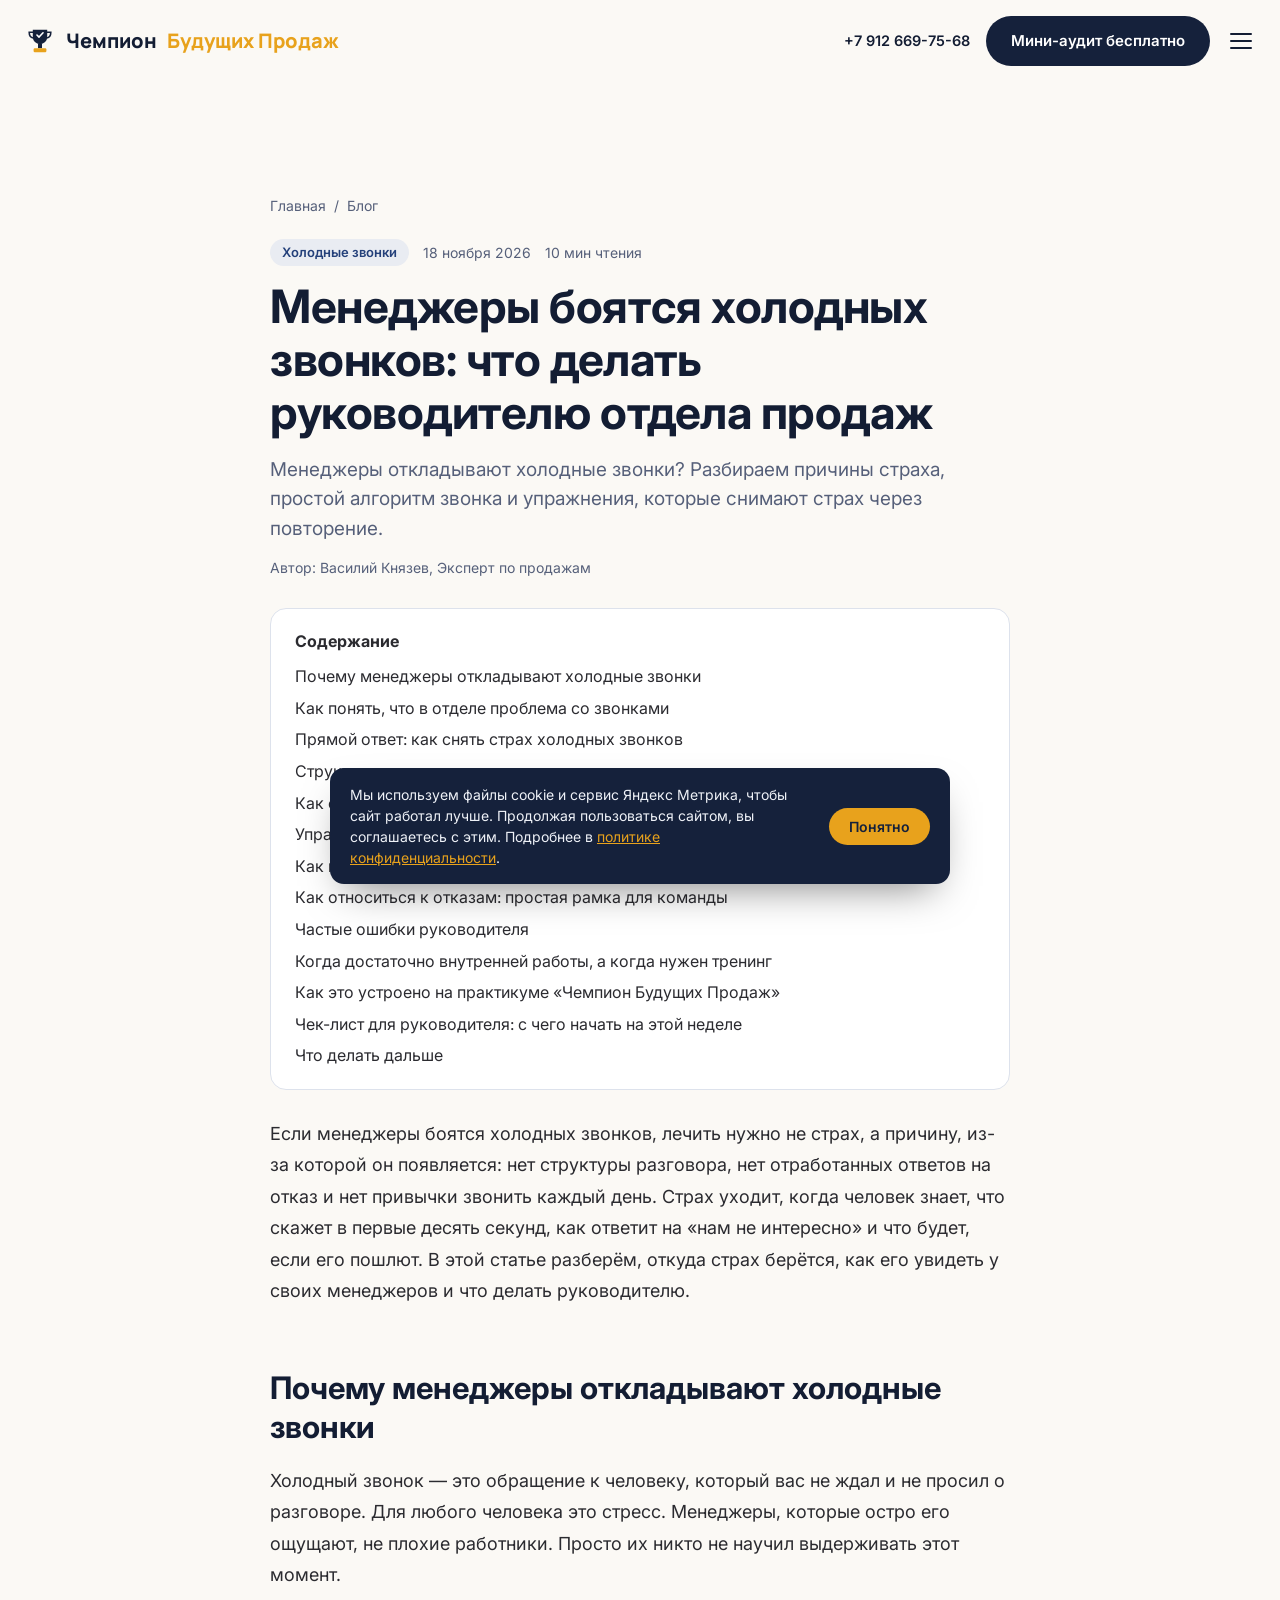
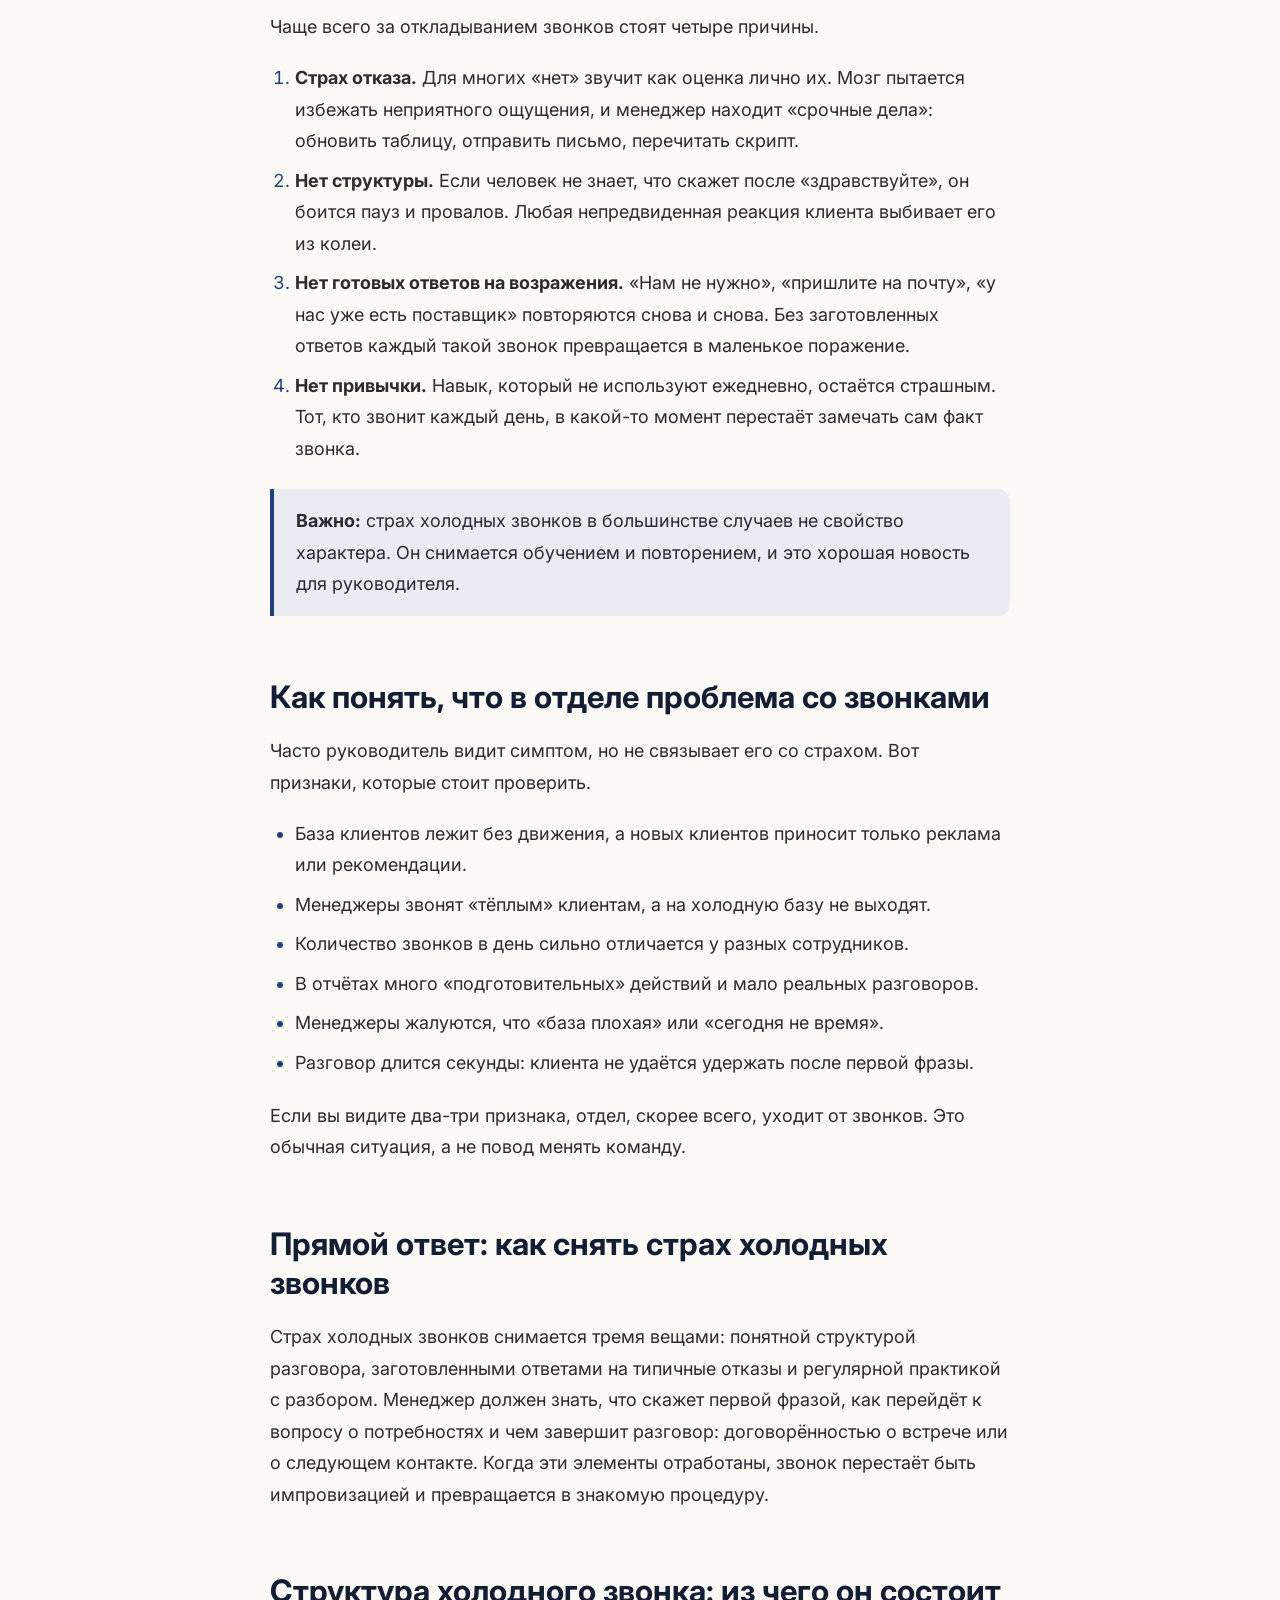
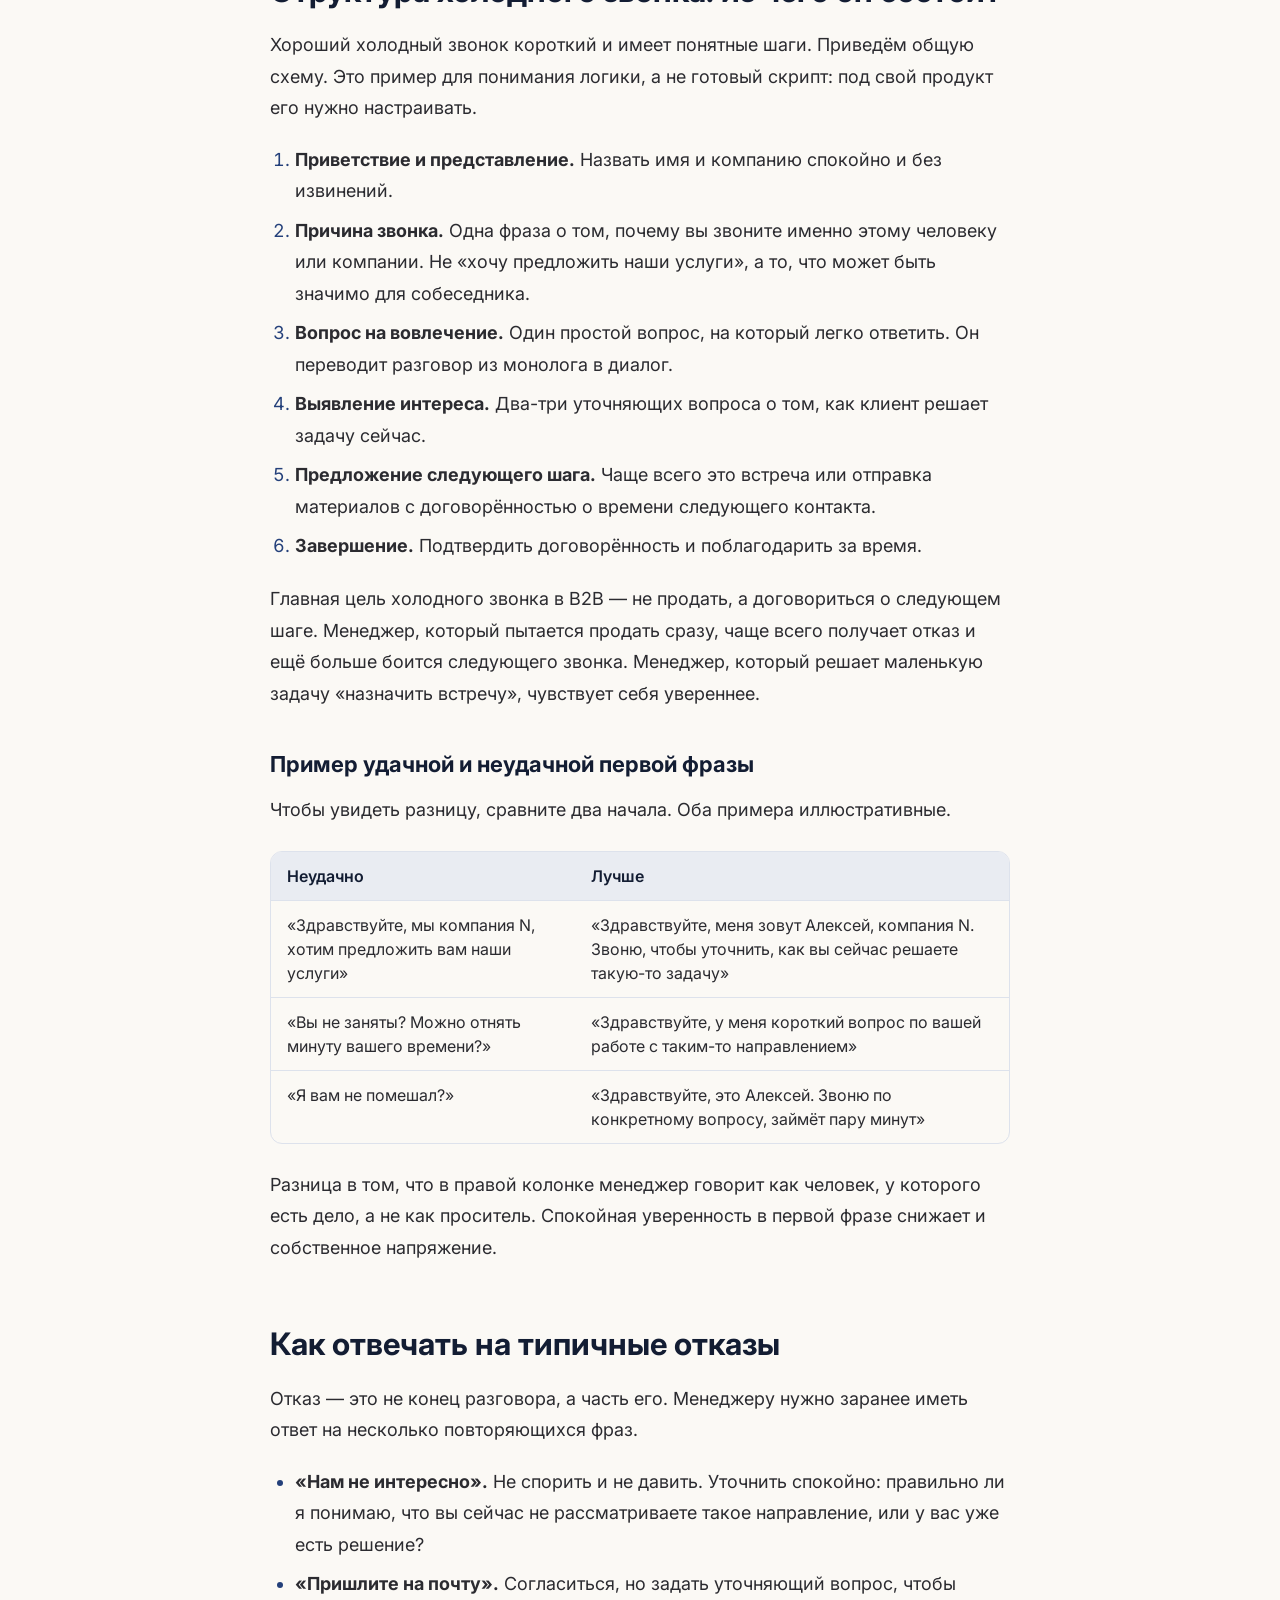
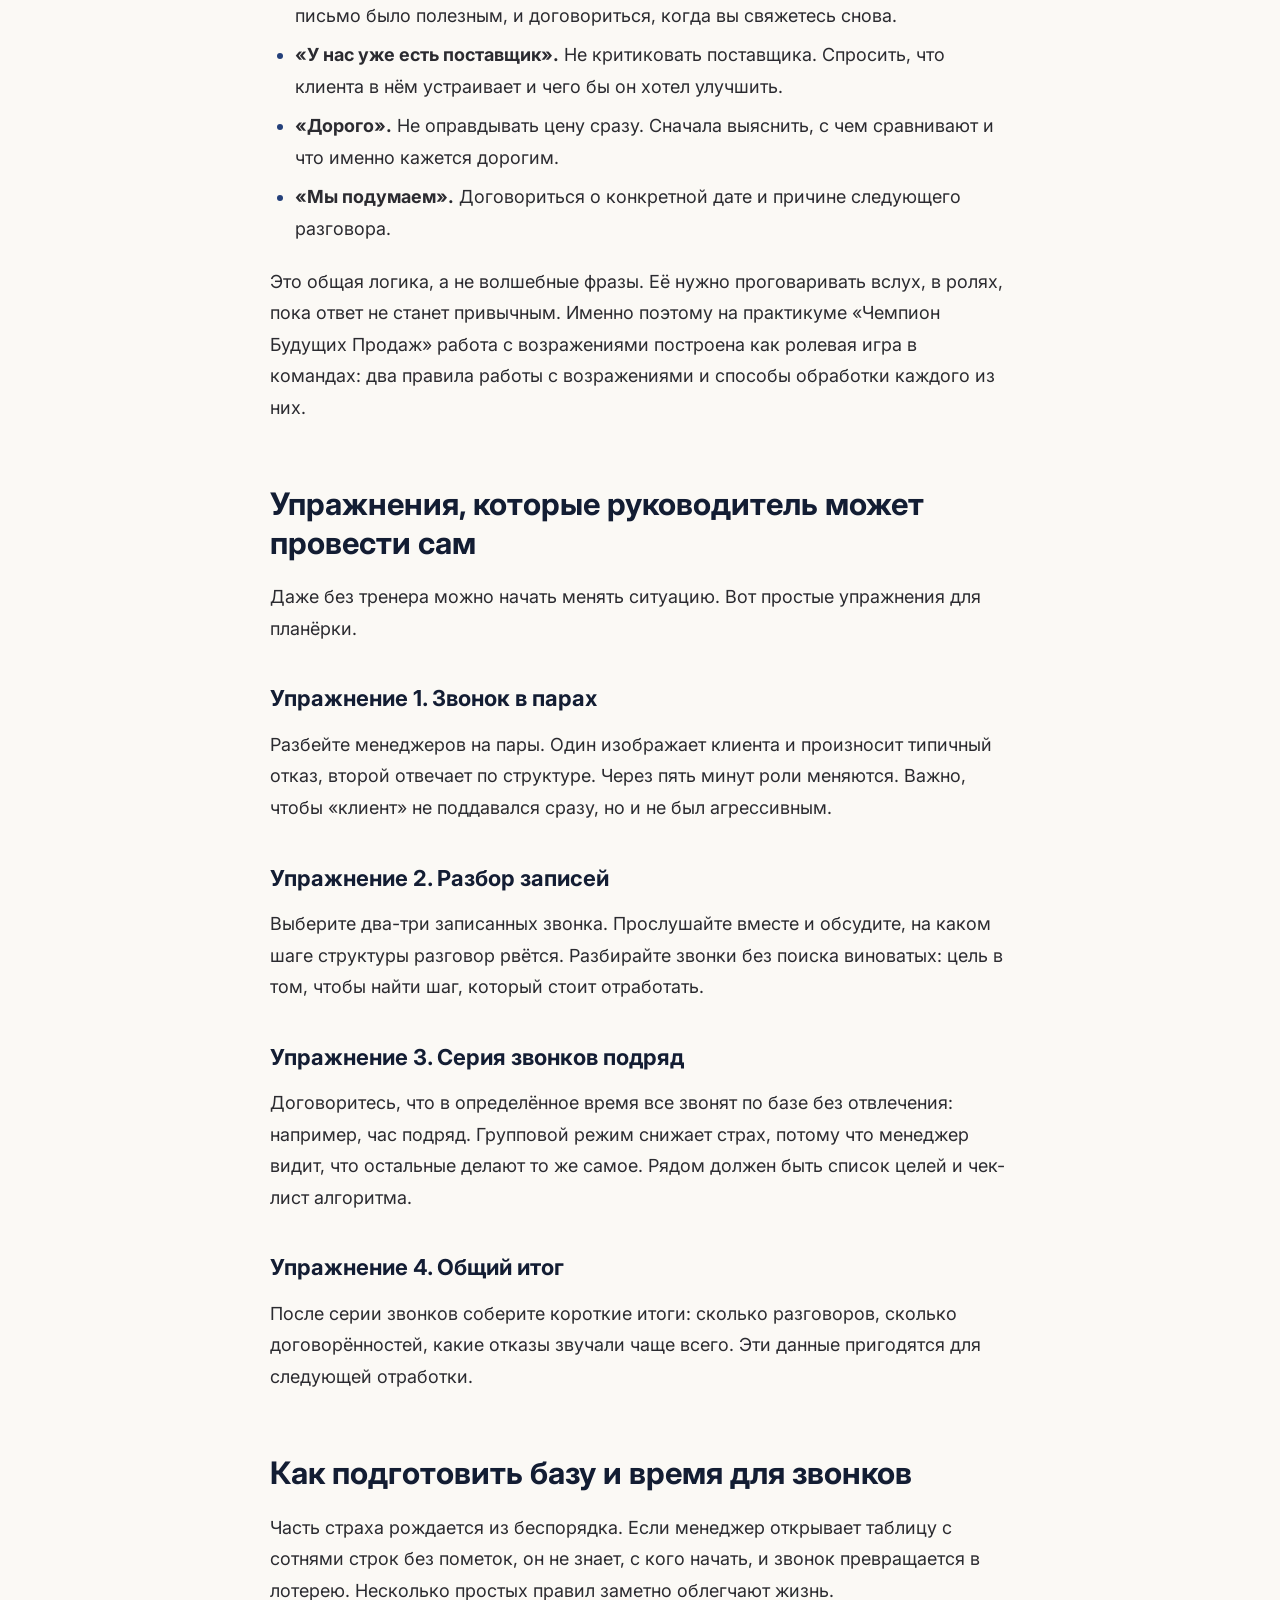
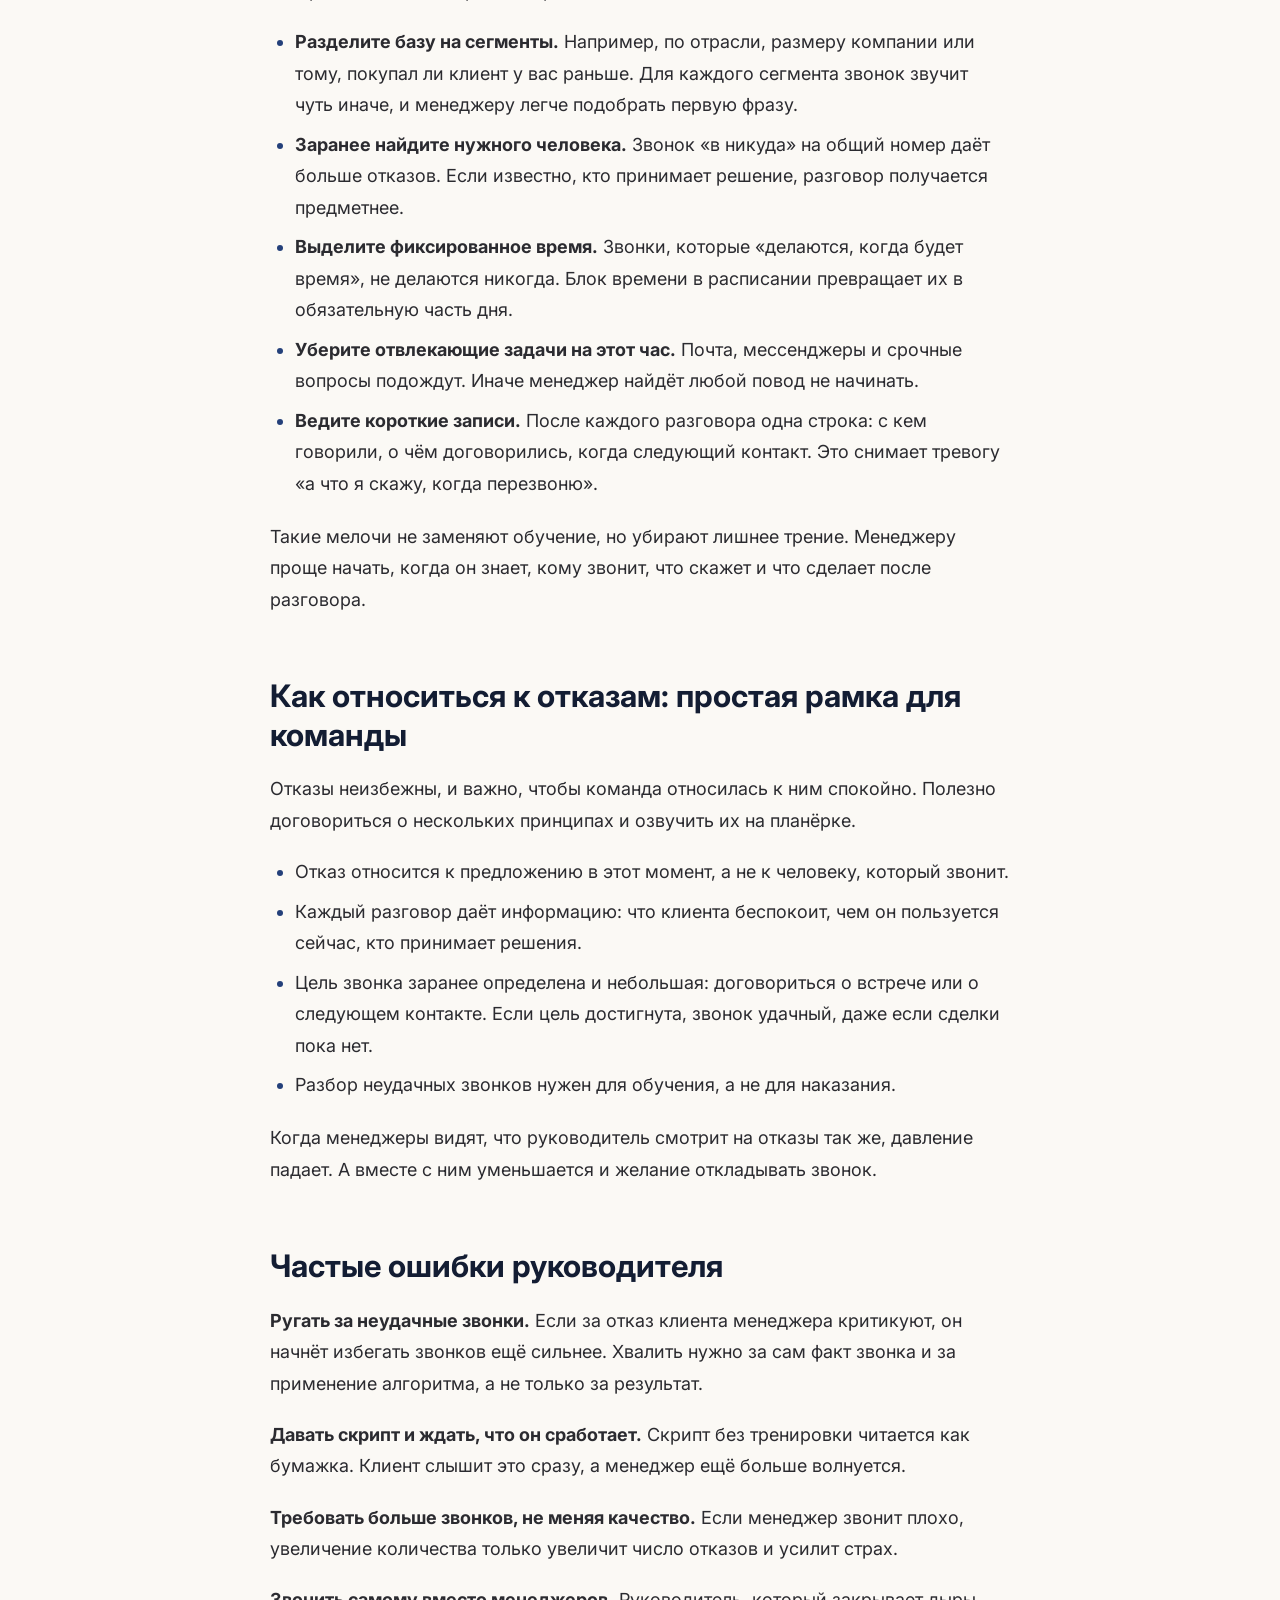
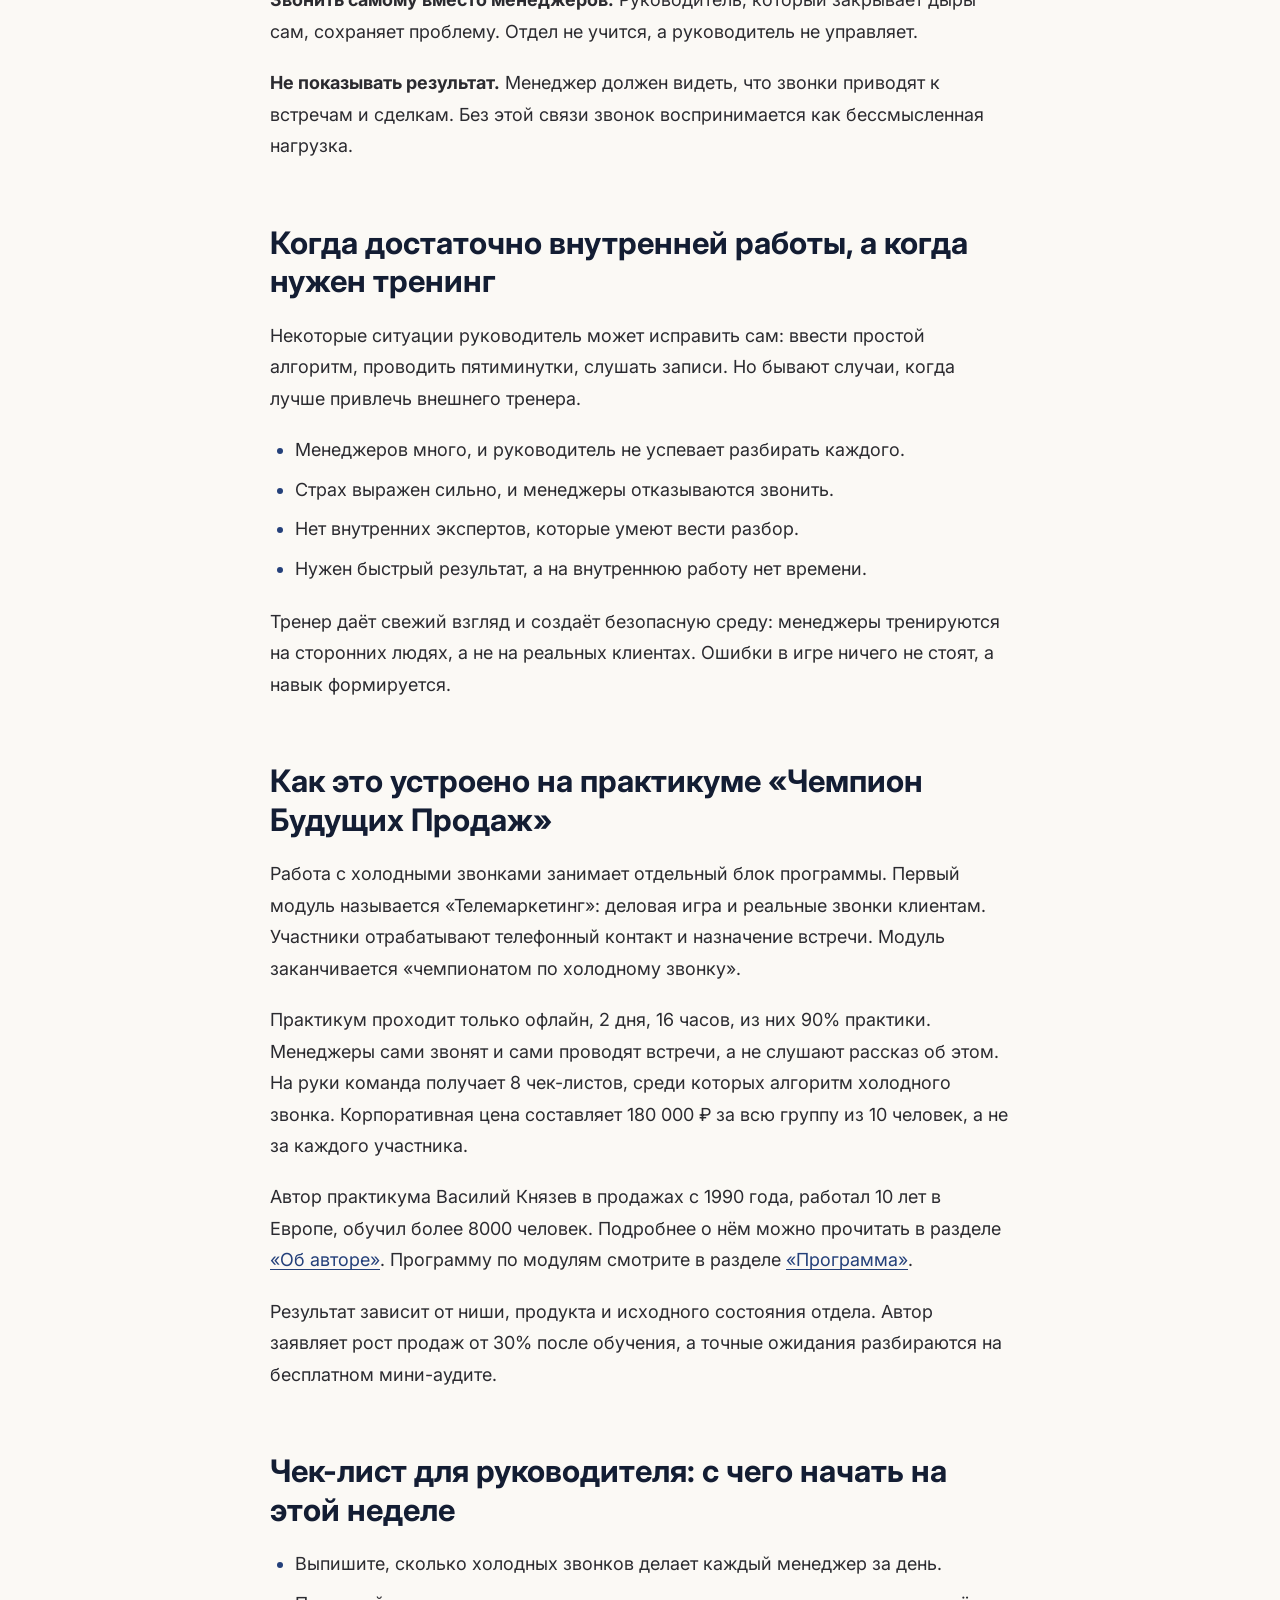
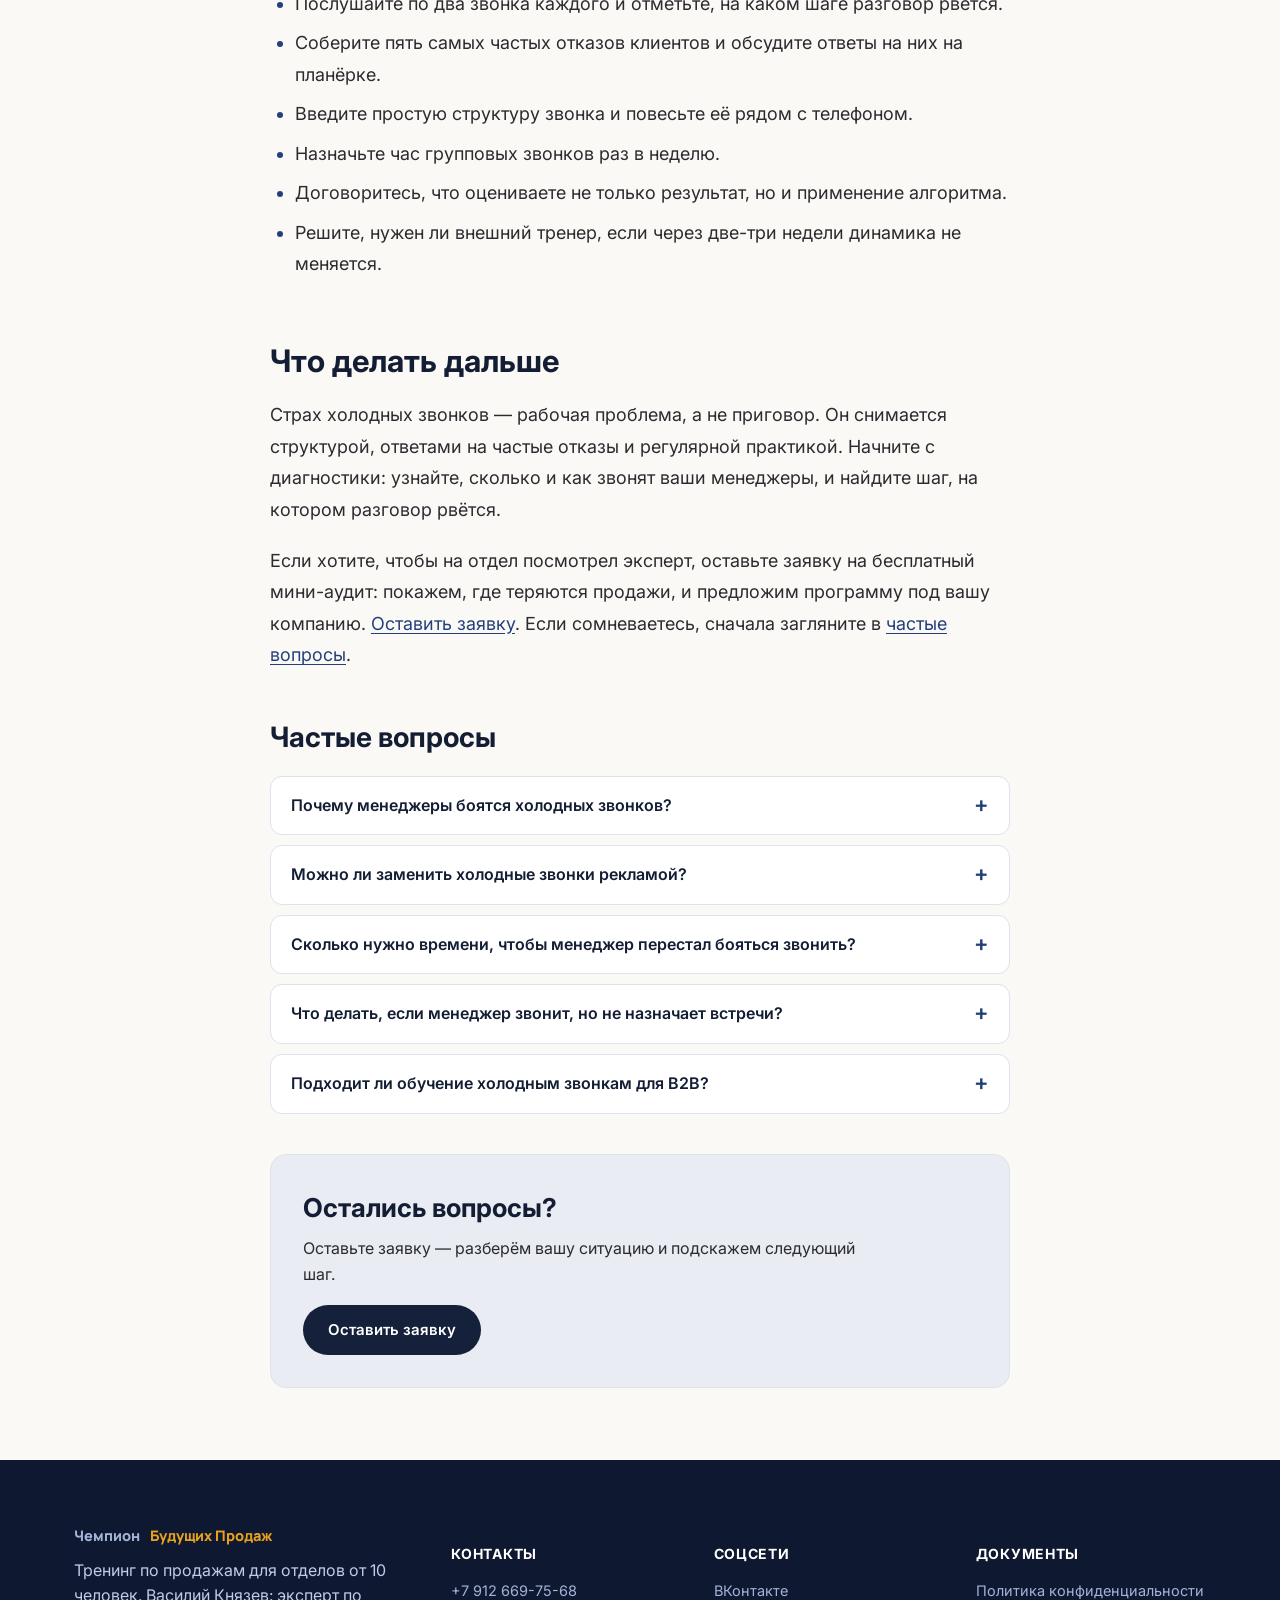
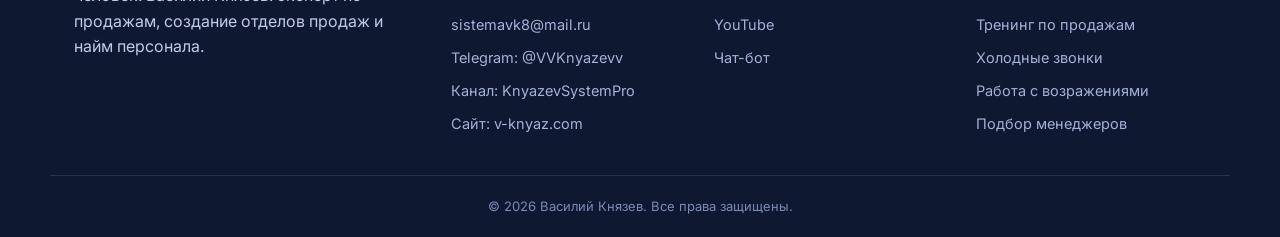
<file: blog/strah-holodnyh-zvonkov-menedzhery/index.html>
<!DOCTYPE html>
<html lang="ru">
<head>
<meta charset="UTF-8">
<meta name="viewport" content="width=device-width, initial-scale=1.0">
<title>Менеджеры боятся холодных звонков: что делать</title>
<meta name="description" content="Менеджеры откладывают холодные звонки? Разбираем причины страха, простой алгоритм звонка и упражнения, которые снимают страх через повторение.">
<link rel="canonical" href="https://vknyazevsystem.ru/blog/strah-holodnyh-zvonkov-menedzhery/">
<meta name="robots" content="index, follow, max-image-preview:large">
<meta property="og:type" content="article">
<meta property="og:title" content="Менеджеры боятся холодных звонков: что делать">
<meta property="og:description" content="Менеджеры откладывают холодные звонки? Разбираем причины страха, простой алгоритм звонка и упражнения, которые снимают страх через повторение.">
<meta property="og:url" content="https://vknyazevsystem.ru/blog/strah-holodnyh-zvonkov-menedzhery/">
<meta property="og:locale" content="ru_RU">

<link rel="alternate" type="application/rss+xml" title="Чемпион Будущих Продаж — блог" href="https://vknyazevsystem.ru/feed.xml">

<link rel="preconnect" href="https://fonts.googleapis.com">
<link rel="preconnect" href="https://fonts.gstatic.com" crossorigin>
<link href="https://fonts.googleapis.com/css2?family=Manrope:wght@600;700;800&family=Inter:wght@400;500;600;700;800&display=swap" rel="stylesheet">
<link rel="stylesheet" href="/styles.css">
<link rel="stylesheet" href="/blog/blog.css">
<link rel="stylesheet" href="/blog/blog.css">
<script type="application/ld+json">{"@context":"https://schema.org","@type":"Article","headline":"Менеджеры боятся холодных звонков: что делать руководителю отдела продаж","description":"Менеджеры откладывают холодные звонки? Разбираем причины страха, простой алгоритм звонка и упражнения, которые снимают страх через повторение.","inLanguage":"ru","datePublished":"2026-11-18","dateModified":"2026-11-18","mainEntityOfPage":"https://vknyazevsystem.ru/blog/strah-holodnyh-zvonkov-menedzhery/","author":{"@type":"Person","name":"Василий Князев"},"publisher":{"@type":"Organization","name":"Чемпион Будущих Продаж","url":"https://vknyazevsystem.ru/"}}</script>
<script type="application/ld+json">{"@context":"https://schema.org","@type":"BreadcrumbList","itemListElement":[{"@type":"ListItem","position":1,"name":"Главная","item":"https://vknyazevsystem.ru/"},{"@type":"ListItem","position":2,"name":"Блог","item":"https://vknyazevsystem.ru/blog/"},{"@type":"ListItem","position":3,"name":"Менеджеры боятся холодных звонков: что делать руководителю отдела продаж","item":"https://vknyazevsystem.ru/blog/strah-holodnyh-zvonkov-menedzhery/"}]}</script>
<script type="application/ld+json">{"@context":"https://schema.org","@type":"FAQPage","mainEntity":[{"@type":"Question","name":"Почему менеджеры боятся холодных звонков?","acceptedAnswer":{"@type":"Answer","text":"Чаще всего причина в страхе отказа и в отсутствии отработанной структуры разговора. Когда человек не знает, что скажет после «алло» и как ответит на «нам не интересно», он откладывает звонок. Страх снимается структурой и повторением."}},{"@type":"Question","name":"Можно ли заменить холодные звонки рекламой?","acceptedAnswer":{"@type":"Answer","text":"Реклама приводит клиентов, но делает отдел зависимым от рекламного бюджета. Холодные звонки работают с базой, которая у вас уже есть, и дают контроль над потоком новых клиентов. Лучше всего работают оба канала вместе."}},{"@type":"Question","name":"Сколько нужно времени, чтобы менеджер перестал бояться звонить?","acceptedAnswer":{"@type":"Answer","text":"Единого срока нет, он зависит от человека. Закономерность одна: страх уменьшается с числом отработанных звонков и разборов. На практикуме «Чемпион Будущих Продаж» участники звонят реальным клиентам прямо на занятии."}},{"@type":"Question","name":"Что делать, если менеджер звонит, но не назначает встречи?","acceptedAnswer":{"@type":"Answer","text":"Прослушайте несколько его звонков и найдите, на каком шаге разговор рвётся: на приветствии, на выявлении интереса или на предложении встречи. Затем отработайте именно этот шаг. Общий совет «звонить больше» здесь не помогает."}},{"@type":"Question","name":"Подходит ли обучение холодным звонкам для B2B?","acceptedAnswer":{"@type":"Answer","text":"Да. Практикум «Чемпион Будущих Продаж» ориентирован в том числе на B2B-продажи с длинным циклом сделки: стройматериалы, металлопрокат, мебель, промышленное оборудование, услуги для бизнеса."}}]}</script>
</head>
<body class="b-page">
<header class="header" id="header">
  <div class="header__inner container">
    <a href="/#" class="logo">
      <svg class="logo__mark" viewBox="0 0 40 40" width="32" height="32" fill="none">
        <path d="M11 6h18v9a9 9 0 01-18 0V6z" fill="currentColor"/>
        <path d="M11 9H6.5c0 4 1.7 6.6 5 7.3M29 9h4.5c0 4-1.7 6.6-5 7.3" stroke="currentColor" stroke-width="2" stroke-linecap="round"/>
        <rect x="17.5" y="23" width="5" height="6" fill="currentColor"/>
        <rect x="12" y="29" width="16" height="5" rx="1.5" fill="#e8a21c"/>
        <path d="M16.2 12.5l2.6 2.6 5-5.4" stroke="#fff" stroke-width="2" stroke-linecap="round" stroke-linejoin="round"/>
      </svg>
      Чемпион <span>Будущих Продаж</span>
    </a>
    <nav class="nav" id="nav">
      <a href="/#pain">Проблемы</a>
      <a href="/#program">Программа</a>
      <a href="/#uslugi">Услуги</a>
      <a href="/#result">Результат</a>
      <a href="/#price">Стоимость</a>
      <a href="/#author">Об авторе</a>
      <a href="/#faq">Вопросы</a>
    <!-- BLOGNAV:START --><a href="/blog/">Блог</a><!-- BLOGNAV:END --></nav>
    <div class="header__actions">
      <a href="https://t.me/VVKnyazevv" target="_blank" rel="noopener" class="header__phone">+7 912 669-75-68</a>
      <a href="/#form" class="btn btn--primary">Мини-аудит бесплатно</a>
      <button class="burger" id="burger" aria-label="Меню"><span></span><span></span><span></span></button>
    </div>
  </div>
</header>
<main class="blog">

<article class="b-article">
  <nav class="b-crumbs" aria-label="Хлебные крошки"><a href="/">Главная</a><span>/</span><a href="/blog/">Блог</a></nav>
  
  <header class="b-head">
    <div class="b-meta"><span class="b-chip">Холодные звонки</span><time datetime="2026-11-18">18 ноября 2026</time><span>10 мин чтения</span></div>
    <h1>Менеджеры боятся холодных звонков: что делать руководителю отдела продаж</h1>
    <p class="b-lead">Менеджеры откладывают холодные звонки? Разбираем причины страха, простой алгоритм звонка и упражнения, которые снимают страх через повторение.</p>
    <p class="b-author">Автор: Василий Князев, Эксперт по продажам</p>
  </header>
  
  <nav class="b-toc" aria-label="Содержание"><strong>Содержание</strong><ol><li><a href="#pochemu-menedzhery-otkladyvayut-holodnye-zvonki">Почему менеджеры откладывают холодные звонки</a></li><li><a href="#kak-ponyat-chto-v-otdele-problema-so-zvonkami">Как понять, что в отделе проблема со звонками</a></li><li><a href="#pryamoy-otvet-kak-snyat-strah-holodnyh-zvonkov">Прямой ответ: как снять страх холодных звонков</a></li><li><a href="#struktura-holodnogo-zvonka-iz-chego-on-sostoit">Структура холодного звонка: из чего он состоит</a></li><li><a href="#kak-otvechat-na-tipichnye-otkazy">Как отвечать на типичные отказы</a></li><li><a href="#uprazhneniya-kotorye-rukovoditel-mozhet-provesti-sam">Упражнения, которые руководитель может провести сам</a></li><li><a href="#kak-podgotovit-bazu-i-vremya-dlya-zvonkov">Как подготовить базу и время для звонков</a></li><li><a href="#kak-otnositsya-k-otkazam-prostaya-ramka-dlya-komandy">Как относиться к отказам: простая рамка для команды</a></li><li><a href="#chastye-oshibki-rukovoditelya">Частые ошибки руководителя</a></li><li><a href="#kogda-dostatochno-vnutrenney-raboty-a-kogda-nuzhen-trening">Когда достаточно внутренней работы, а когда нужен тренинг</a></li><li><a href="#kak-eto-ustroeno-na-praktikume-chempion-buduschih-prodazh">Как это устроено на практикуме «Чемпион Будущих Продаж»</a></li><li><a href="#chek-list-dlya-rukovoditelya-s-chego-nachat-na-etoy-nedele">Чек-лист для руководителя: с чего начать на этой неделе</a></li><li><a href="#chto-delat-dalshe">Что делать дальше</a></li></ol></nav>
  <div class="b-content"><p>Если менеджеры боятся холодных звонков, лечить нужно не страх, а причину, из-за которой он появляется: нет структуры разговора, нет отработанных ответов на отказ и нет привычки звонить каждый день. Страх уходит, когда человек знает, что скажет в первые десять секунд, как ответит на «нам не интересно» и что будет, если его пошлют. В этой статье разберём, откуда страх берётся, как его увидеть у своих менеджеров и что делать руководителю.</p>
<h2 id="pochemu-menedzhery-otkladyvayut-holodnye-zvonki">Почему менеджеры откладывают холодные звонки</h2>
<p>Холодный звонок — это обращение к человеку, который вас не ждал и не просил о разговоре. Для любого человека это стресс. Менеджеры, которые остро его ощущают, не плохие работники. Просто их никто не научил выдерживать этот момент.</p>
<p>Чаще всего за откладыванием звонков стоят четыре причины.</p>
<ol><li><strong>Страх отказа.</strong> Для многих «нет» звучит как оценка лично их. Мозг пытается избежать неприятного ощущения, и менеджер находит «срочные дела»: обновить таблицу, отправить письмо, перечитать скрипт.</li><li><strong>Нет структуры.</strong> Если человек не знает, что скажет после «здравствуйте», он боится пауз и провалов. Любая непредвиденная реакция клиента выбивает его из колеи.</li><li><strong>Нет готовых ответов на возражения.</strong> «Нам не нужно», «пришлите на почту», «у нас уже есть поставщик» повторяются снова и снова. Без заготовленных ответов каждый такой звонок превращается в маленькое поражение.</li><li><strong>Нет привычки.</strong> Навык, который не используют ежедневно, остаётся страшным. Тот, кто звонит каждый день, в какой-то момент перестаёт замечать сам факт звонка.</li></ol>
<blockquote><p><strong>Важно:</strong> страх холодных звонков в большинстве случаев не свойство характера. Он снимается обучением и повторением, и это хорошая новость для руководителя.</p></blockquote>
<h2 id="kak-ponyat-chto-v-otdele-problema-so-zvonkami">Как понять, что в отделе проблема со звонками</h2>
<p>Часто руководитель видит симптом, но не связывает его со страхом. Вот признаки, которые стоит проверить.</p>
<ul><li>База клиентов лежит без движения, а новых клиентов приносит только реклама или рекомендации.</li><li>Менеджеры звонят «тёплым» клиентам, а на холодную базу не выходят.</li><li>Количество звонков в день сильно отличается у разных сотрудников.</li><li>В отчётах много «подготовительных» действий и мало реальных разговоров.</li><li>Менеджеры жалуются, что «база плохая» или «сегодня не время».</li><li>Разговор длится секунды: клиента не удаётся удержать после первой фразы.</li></ul>
<p>Если вы видите два-три признака, отдел, скорее всего, уходит от звонков. Это обычная ситуация, а не повод менять команду.</p>
<h2 id="pryamoy-otvet-kak-snyat-strah-holodnyh-zvonkov">Прямой ответ: как снять страх холодных звонков</h2>
<p>Страх холодных звонков снимается тремя вещами: понятной структурой разговора, заготовленными ответами на типичные отказы и регулярной практикой с разбором. Менеджер должен знать, что скажет первой фразой, как перейдёт к вопросу о потребностях и чем завершит разговор: договорённостью о встрече или о следующем контакте. Когда эти элементы отработаны, звонок перестаёт быть импровизацией и превращается в знакомую процедуру.</p>
<h2 id="struktura-holodnogo-zvonka-iz-chego-on-sostoit">Структура холодного звонка: из чего он состоит</h2>
<p>Хороший холодный звонок короткий и имеет понятные шаги. Приведём общую схему. Это пример для понимания логики, а не готовый скрипт: под свой продукт его нужно настраивать.</p>
<ol><li><strong>Приветствие и представление.</strong> Назвать имя и компанию спокойно и без извинений.</li><li><strong>Причина звонка.</strong> Одна фраза о том, почему вы звоните именно этому человеку или компании. Не «хочу предложить наши услуги», а то, что может быть значимо для собеседника.</li><li><strong>Вопрос на вовлечение.</strong> Один простой вопрос, на который легко ответить. Он переводит разговор из монолога в диалог.</li><li><strong>Выявление интереса.</strong> Два-три уточняющих вопроса о том, как клиент решает задачу сейчас.</li><li><strong>Предложение следующего шага.</strong> Чаще всего это встреча или отправка материалов с договорённостью о времени следующего контакта.</li><li><strong>Завершение.</strong> Подтвердить договорённость и поблагодарить за время.</li></ol>
<p>Главная цель холодного звонка в B2B — не продать, а договориться о следующем шаге. Менеджер, который пытается продать сразу, чаще всего получает отказ и ещё больше боится следующего звонка. Менеджер, который решает маленькую задачу «назначить встречу», чувствует себя увереннее.</p>
<h3 id="primer-udachnoy-i-neudachnoy-pervoy-frazy">Пример удачной и неудачной первой фразы</h3>
<p>Чтобы увидеть разницу, сравните два начала. Оба примера иллюстративные.</p>
<div class="b-table"><table><thead><tr><th>Неудачно</th><th>Лучше</th></tr></thead><tbody><tr><td>«Здравствуйте, мы компания N, хотим предложить вам наши услуги»</td><td>«Здравствуйте, меня зовут Алексей, компания N. Звоню, чтобы уточнить, как вы сейчас решаете такую-то задачу»</td></tr><tr><td>«Вы не заняты? Можно отнять минуту вашего времени?»</td><td>«Здравствуйте, у меня короткий вопрос по вашей работе с таким-то направлением»</td></tr><tr><td>«Я вам не помешал?»</td><td>«Здравствуйте, это Алексей. Звоню по конкретному вопросу, займёт пару минут»</td></tr></tbody></table></div>
<p>Разница в том, что в правой колонке менеджер говорит как человек, у которого есть дело, а не как проситель. Спокойная уверенность в первой фразе снижает и собственное напряжение.</p>
<h2 id="kak-otvechat-na-tipichnye-otkazy">Как отвечать на типичные отказы</h2>
<p>Отказ — это не конец разговора, а часть его. Менеджеру нужно заранее иметь ответ на несколько повторяющихся фраз.</p>
<ul><li><strong>«Нам не интересно».</strong> Не спорить и не давить. Уточнить спокойно: правильно ли я понимаю, что вы сейчас не рассматриваете такое направление, или у вас уже есть решение?</li><li><strong>«Пришлите на почту».</strong> Согласиться, но задать уточняющий вопрос, чтобы письмо было полезным, и договориться, когда вы свяжетесь снова.</li><li><strong>«У нас уже есть поставщик».</strong> Не критиковать поставщика. Спросить, что клиента в нём устраивает и чего бы он хотел улучшить.</li><li><strong>«Дорого».</strong> Не оправдывать цену сразу. Сначала выяснить, с чем сравнивают и что именно кажется дорогим.</li><li><strong>«Мы подумаем».</strong> Договориться о конкретной дате и причине следующего разговора.</li></ul>
<p>Это общая логика, а не волшебные фразы. Её нужно проговаривать вслух, в ролях, пока ответ не станет привычным. Именно поэтому на практикуме «Чемпион Будущих Продаж» работа с возражениями построена как ролевая игра в командах: два правила работы с возражениями и способы обработки каждого из них.</p>
<h2 id="uprazhneniya-kotorye-rukovoditel-mozhet-provesti-sam">Упражнения, которые руководитель может провести сам</h2>
<p>Даже без тренера можно начать менять ситуацию. Вот простые упражнения для планёрки.</p>
<h3 id="uprazhnenie-1-zvonok-v-parah">Упражнение 1. Звонок в парах</h3>
<p>Разбейте менеджеров на пары. Один изображает клиента и произносит типичный отказ, второй отвечает по структуре. Через пять минут роли меняются. Важно, чтобы «клиент» не поддавался сразу, но и не был агрессивным.</p>
<h3 id="uprazhnenie-2-razbor-zapisey">Упражнение 2. Разбор записей</h3>
<p>Выберите два-три записанных звонка. Прослушайте вместе и обсудите, на каком шаге структуры разговор рвётся. Разбирайте звонки без поиска виноватых: цель в том, чтобы найти шаг, который стоит отработать.</p>
<h3 id="uprazhnenie-3-seriya-zvonkov-podryad">Упражнение 3. Серия звонков подряд</h3>
<p>Договоритесь, что в определённое время все звонят по базе без отвлечения: например, час подряд. Групповой режим снижает страх, потому что менеджер видит, что остальные делают то же самое. Рядом должен быть список целей и чек-лист алгоритма.</p>
<h3 id="uprazhnenie-4-obschiy-itog">Упражнение 4. Общий итог</h3>
<p>После серии звонков соберите короткие итоги: сколько разговоров, сколько договорённостей, какие отказы звучали чаще всего. Эти данные пригодятся для следующей отработки.</p>
<h2 id="kak-podgotovit-bazu-i-vremya-dlya-zvonkov">Как подготовить базу и время для звонков</h2>
<p>Часть страха рождается из беспорядка. Если менеджер открывает таблицу с сотнями строк без пометок, он не знает, с кого начать, и звонок превращается в лотерею. Несколько простых правил заметно облегчают жизнь.</p>
<ul><li><strong>Разделите базу на сегменты.</strong> Например, по отрасли, размеру компании или тому, покупал ли клиент у вас раньше. Для каждого сегмента звонок звучит чуть иначе, и менеджеру легче подобрать первую фразу.</li><li><strong>Заранее найдите нужного человека.</strong> Звонок «в никуда» на общий номер даёт больше отказов. Если известно, кто принимает решение, разговор получается предметнее.</li><li><strong>Выделите фиксированное время.</strong> Звонки, которые «делаются, когда будет время», не делаются никогда. Блок времени в расписании превращает их в обязательную часть дня.</li><li><strong>Уберите отвлекающие задачи на этот час.</strong> Почта, мессенджеры и срочные вопросы подождут. Иначе менеджер найдёт любой повод не начинать.</li><li><strong>Ведите короткие записи.</strong> После каждого разговора одна строка: с кем говорили, о чём договорились, когда следующий контакт. Это снимает тревогу «а что я скажу, когда перезвоню».</li></ul>
<p>Такие мелочи не заменяют обучение, но убирают лишнее трение. Менеджеру проще начать, когда он знает, кому звонит, что скажет и что сделает после разговора.</p>
<h2 id="kak-otnositsya-k-otkazam-prostaya-ramka-dlya-komandy">Как относиться к отказам: простая рамка для команды</h2>
<p>Отказы неизбежны, и важно, чтобы команда относилась к ним спокойно. Полезно договориться о нескольких принципах и озвучить их на планёрке.</p>
<ul><li>Отказ относится к предложению в этот момент, а не к человеку, который звонит.</li><li>Каждый разговор даёт информацию: что клиента беспокоит, чем он пользуется сейчас, кто принимает решения.</li><li>Цель звонка заранее определена и небольшая: договориться о встрече или о следующем контакте. Если цель достигнута, звонок удачный, даже если сделки пока нет.</li><li>Разбор неудачных звонков нужен для обучения, а не для наказания.</li></ul>
<p>Когда менеджеры видят, что руководитель смотрит на отказы так же, давление падает. А вместе с ним уменьшается и желание откладывать звонок.</p>
<h2 id="chastye-oshibki-rukovoditelya">Частые ошибки руководителя</h2>
<p><strong>Ругать за неудачные звонки.</strong> Если за отказ клиента менеджера критикуют, он начнёт избегать звонков ещё сильнее. Хвалить нужно за сам факт звонка и за применение алгоритма, а не только за результат.</p>
<p><strong>Давать скрипт и ждать, что он сработает.</strong> Скрипт без тренировки читается как бумажка. Клиент слышит это сразу, а менеджер ещё больше волнуется.</p>
<p><strong>Требовать больше звонков, не меняя качество.</strong> Если менеджер звонит плохо, увеличение количества только увеличит число отказов и усилит страх.</p>
<p><strong>Звонить самому вместо менеджеров.</strong> Руководитель, который закрывает дыры сам, сохраняет проблему. Отдел не учится, а руководитель не управляет.</p>
<p><strong>Не показывать результат.</strong> Менеджер должен видеть, что звонки приводят к встречам и сделкам. Без этой связи звонок воспринимается как бессмысленная нагрузка.</p>
<h2 id="kogda-dostatochno-vnutrenney-raboty-a-kogda-nuzhen-trening">Когда достаточно внутренней работы, а когда нужен тренинг</h2>
<p>Некоторые ситуации руководитель может исправить сам: ввести простой алгоритм, проводить пятиминутки, слушать записи. Но бывают случаи, когда лучше привлечь внешнего тренера.</p>
<ul><li>Менеджеров много, и руководитель не успевает разбирать каждого.</li><li>Страх выражен сильно, и менеджеры отказываются звонить.</li><li>Нет внутренних экспертов, которые умеют вести разбор.</li><li>Нужен быстрый результат, а на внутреннюю работу нет времени.</li></ul>
<p>Тренер даёт свежий взгляд и создаёт безопасную среду: менеджеры тренируются на сторонних людях, а не на реальных клиентах. Ошибки в игре ничего не стоят, а навык формируется.</p>
<h2 id="kak-eto-ustroeno-na-praktikume-chempion-buduschih-prodazh">Как это устроено на практикуме «Чемпион Будущих Продаж»</h2>
<p>Работа с холодными звонками занимает отдельный блок программы. Первый модуль называется «Телемаркетинг»: деловая игра и реальные звонки клиентам. Участники отрабатывают телефонный контакт и назначение встречи. Модуль заканчивается «чемпионатом по холодному звонку».</p>
<p>Практикум проходит только офлайн, 2 дня, 16 часов, из них 90% практики. Менеджеры сами звонят и сами проводят встречи, а не слушают рассказ об этом. На руки команда получает 8 чек-листов, среди которых алгоритм холодного звонка. Корпоративная цена составляет 180 000 ₽ за всю группу из 10 человек, а не за каждого участника.</p>
<p>Автор практикума Василий Князев в продажах с 1990 года, работал 10 лет в Европе, обучил более 8000 человек. Подробнее о нём можно прочитать в разделе <a href="/#author">«Об авторе»</a>. Программу по модулям смотрите в разделе <a href="/#program">«Программа»</a>.</p>
<p>Результат зависит от ниши, продукта и исходного состояния отдела. Автор заявляет рост продаж от 30% после обучения, а точные ожидания разбираются на бесплатном мини-аудите.</p>
<h2 id="chek-list-dlya-rukovoditelya-s-chego-nachat-na-etoy-nedele">Чек-лист для руководителя: с чего начать на этой неделе</h2>
<ul><li>Выпишите, сколько холодных звонков делает каждый менеджер за день.</li><li>Послушайте по два звонка каждого и отметьте, на каком шаге разговор рвётся.</li><li>Соберите пять самых частых отказов клиентов и обсудите ответы на них на планёрке.</li><li>Введите простую структуру звонка и повесьте её рядом с телефоном.</li><li>Назначьте час групповых звонков раз в неделю.</li><li>Договоритесь, что оцениваете не только результат, но и применение алгоритма.</li><li>Решите, нужен ли внешний тренер, если через две-три недели динамика не меняется.</li></ul>
<h2 id="chto-delat-dalshe">Что делать дальше</h2>
<p>Страх холодных звонков — рабочая проблема, а не приговор. Он снимается структурой, ответами на частые отказы и регулярной практикой. Начните с диагностики: узнайте, сколько и как звонят ваши менеджеры, и найдите шаг, на котором разговор рвётся.</p>
<p>Если хотите, чтобы на отдел посмотрел эксперт, оставьте заявку на бесплатный мини-аудит: покажем, где теряются продажи, и предложим программу под вашу компанию. <a href="/#form">Оставить заявку</a>. Если сомневаетесь, сначала загляните в <a href="/#faq">частые вопросы</a>.</p></div>
  <section class="b-faq"><h2>Частые вопросы</h2><details><summary>Почему менеджеры боятся холодных звонков?</summary><p>Чаще всего причина в страхе отказа и в отсутствии отработанной структуры разговора. Когда человек не знает, что скажет после «алло» и как ответит на «нам не интересно», он откладывает звонок. Страх снимается структурой и повторением.</p></details><details><summary>Можно ли заменить холодные звонки рекламой?</summary><p>Реклама приводит клиентов, но делает отдел зависимым от рекламного бюджета. Холодные звонки работают с базой, которая у вас уже есть, и дают контроль над потоком новых клиентов. Лучше всего работают оба канала вместе.</p></details><details><summary>Сколько нужно времени, чтобы менеджер перестал бояться звонить?</summary><p>Единого срока нет, он зависит от человека. Закономерность одна: страх уменьшается с числом отработанных звонков и разборов. На практикуме «Чемпион Будущих Продаж» участники звонят реальным клиентам прямо на занятии.</p></details><details><summary>Что делать, если менеджер звонит, но не назначает встречи?</summary><p>Прослушайте несколько его звонков и найдите, на каком шаге разговор рвётся: на приветствии, на выявлении интереса или на предложении встречи. Затем отработайте именно этот шаг. Общий совет «звонить больше» здесь не помогает.</p></details><details><summary>Подходит ли обучение холодным звонкам для B2B?</summary><p>Да. Практикум «Чемпион Будущих Продаж» ориентирован в том числе на B2B-продажи с длинным циклом сделки: стройматериалы, металлопрокат, мебель, промышленное оборудование, услуги для бизнеса.</p></details></section>
  
  <aside class="b-cta"><h2>Остались вопросы?</h2><p>Оставьте заявку — разберём вашу ситуацию и подскажем следующий шаг.</p><a class="btn btn--primary b-cta__btn" href="/#form">Оставить заявку</a></aside>
</article>

</main>
<footer class="footer" id="contacts">
  <div class="container footer__inner">
    <div class="footer__col">
      <a href="/#" class="logo logo--footer">Чемпион <span>Будущих Продаж</span></a>
      <p>Тренинг по продажам для отделов от 10 человек. Василий Князев: эксперт по продажам, создание отделов продаж и найм персонала.</p>
    </div>
    <div class="footer__col">
      <h4>Контакты</h4>
      <a href="tel:+79126697568">+7 912 669-75-68</a>
      <a href="mailto:sistemavk8@mail.ru">sistemavk8@mail.ru</a>
      <a href="https://t.me/VVKnyazevv" target="_blank" rel="noopener">Telegram: @VVKnyazevv</a>
      <a href="https://t.me/KnyazevSystemPro" target="_blank" rel="noopener">Канал: KnyazevSystemPro</a>
      <a href="https://v-knyaz.com/" target="_blank" rel="noopener">Сайт: v-knyaz.com</a>
    </div>
    <div class="footer__col">
      <h4>Соцсети</h4>
      <a href="https://vk.ru/sistemasalesvk" target="_blank" rel="noopener">ВКонтакте</a>
      <a href="https://youtube.com/@sistemasalesvasilyknyazev" target="_blank" rel="noopener">YouTube</a>
      <a href="https://t.me/SystemSVK_bot" target="_blank" rel="noopener">Чат-бот</a>
    </div>
    <div class="footer__col">
      <h4>Документы</h4>
      <a href="/privacy.html">Политика конфиденциальности</a>
      <a href="/uslugi/trening-po-prodazham/">Тренинг по продажам</a>
      <a href="/uslugi/holodnye-zvonki/">Холодные звонки</a>
      <a href="/uslugi/rabota-s-vozrazheniyami/">Работа с возражениями</a>
      <a href="/uslugi/podbor-menedzherov/">Подбор менеджеров</a>
    </div>
  </div>
  <div class="footer__bottom container">
    <span>&copy; <span id="year"></span> Василий Князев. Все права защищены.</span>
  </div>
</footer>
<script src="/script.js" defer></script>
<!-- Yandex.Metrika counter -->
<script>
(function(m,e,t,r,i,k,a){m[i]=m[i]||function(){(m[i].a=m[i].a||[]).push(arguments)};
m[i].l=1*new Date();for(var j=0;j<document.scripts.length;j++){if(document.scripts[j].src===r){return;}}
k=e.createElement(t),a=e.getElementsByTagName(t)[0],k.async=1,k.src=r,a.parentNode.insertBefore(k,a)})
(window,document,"script","https://mc.yandex.ru/metrika/tag.js","ym");
ym(114359533,"init",{clickmap:true,trackLinks:true,accurateTrackBounce:true,webvisor:true});
</script>
<noscript><div><img src="https://mc.yandex.ru/watch/114359533" style="position:absolute;left:-9999px" alt=""></div></noscript>
<!-- /Yandex.Metrika counter -->
</body>
</html>
</file>
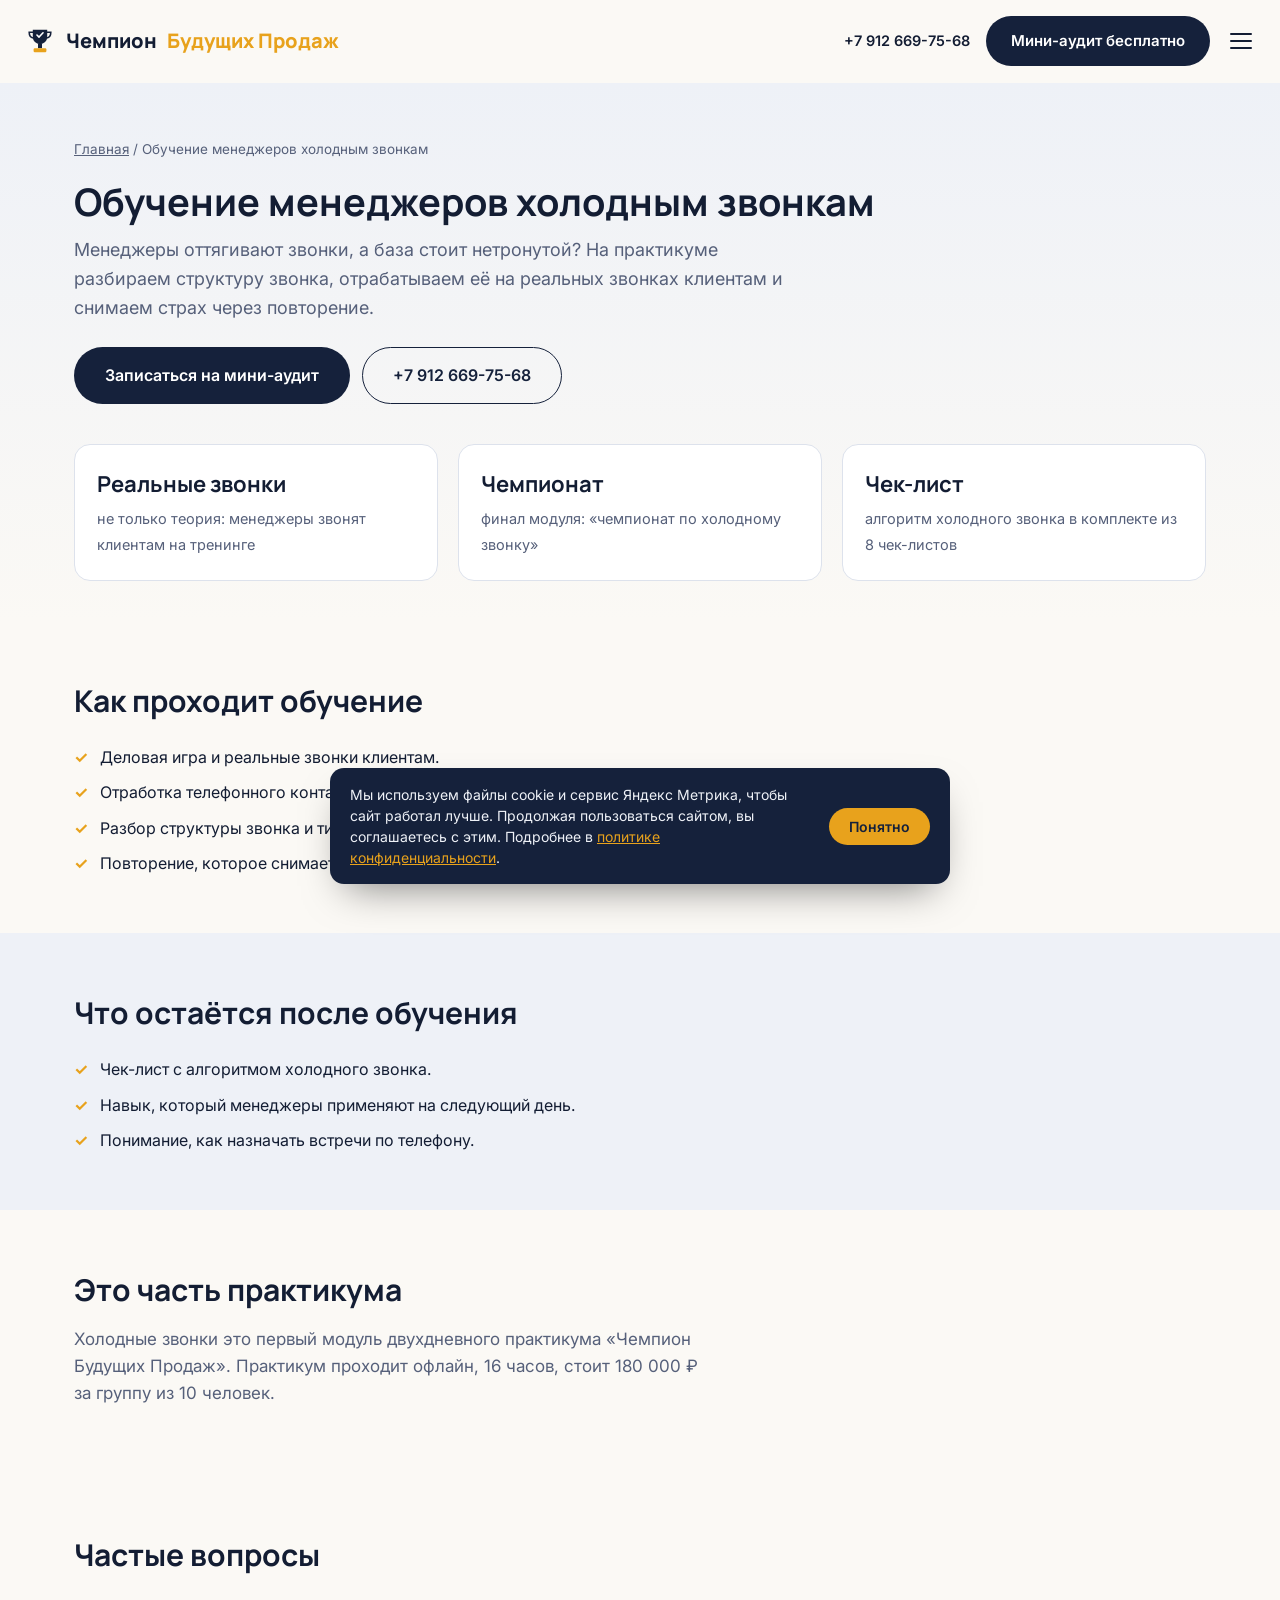
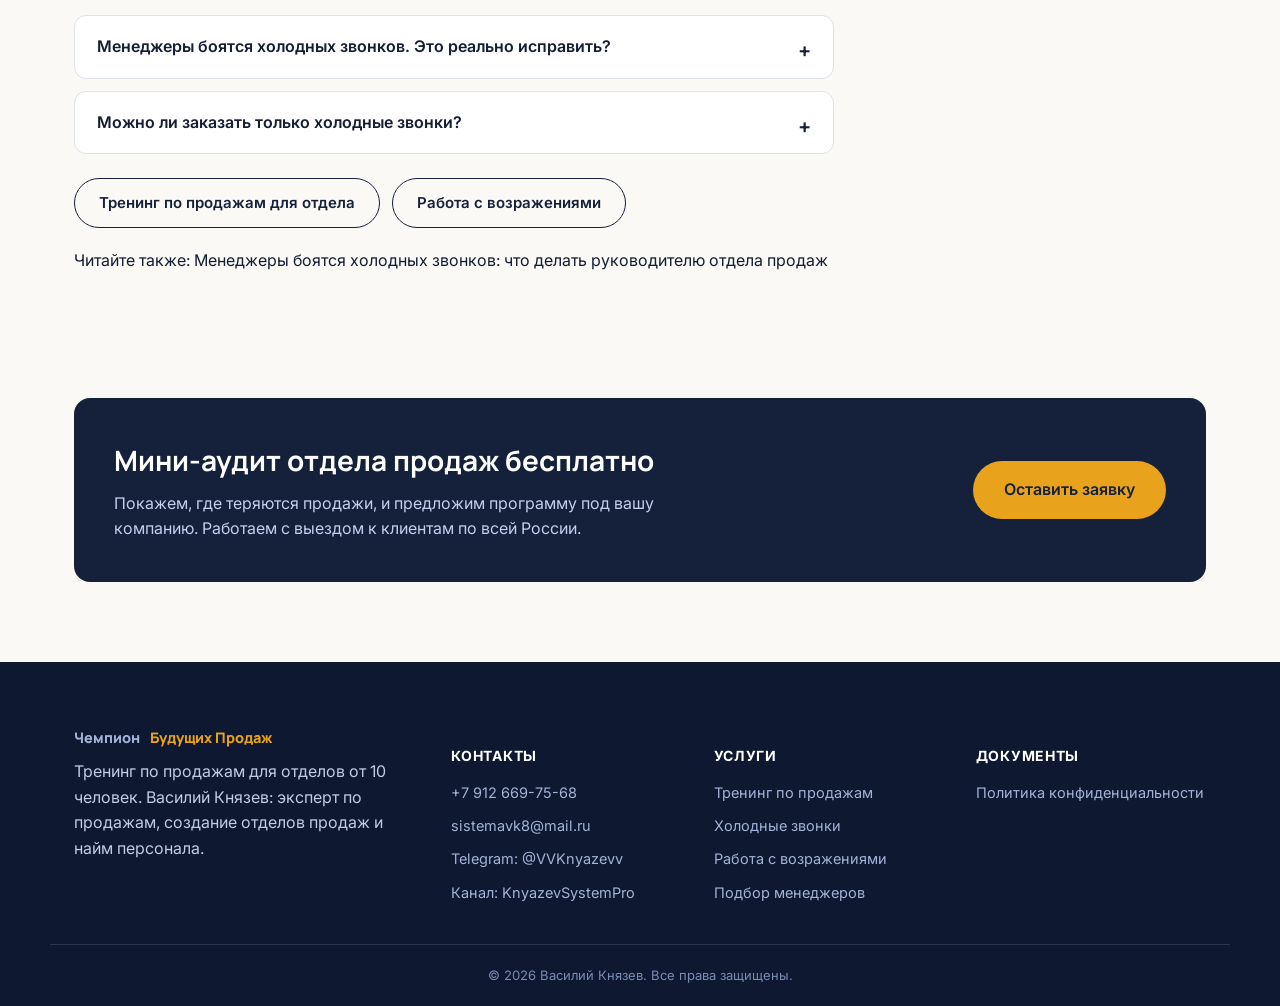
<file: uslugi/holodnye-zvonki/index.html>
<!DOCTYPE html>
<html lang="ru">
<head>
<meta charset="UTF-8">
<meta name="viewport" content="width=device-width, initial-scale=1.0">
<title>Обучение холодным звонкам для менеджеров по продажам | Князев</title>
<meta name="description" content="Тренинг по холодным звонкам для отдела продаж: деловая игра, реальные звонки клиентам и чемпионат по холодному звонку. Часть практикума на 2 дня офлайн.">
<link rel="canonical" href="https://vknyazevsystem.ru/uslugi/holodnye-zvonki/">
<meta name="robots" content="index, follow, max-image-preview:large">
<meta property="og:type" content="website">
<meta property="og:site_name" content="Чемпион Будущих Продаж">
<meta property="og:title" content="Обучение холодным звонкам для менеджеров по продажам | Князев">
<meta property="og:description" content="Тренинг по холодным звонкам для отдела продаж: деловая игра, реальные звонки клиентам и чемпионат по холодному звонку. Часть практикума на 2 дня офлайн.">
<meta property="og:url" content="https://vknyazevsystem.ru/uslugi/holodnye-zvonki/">
<meta property="og:image" content="https://vknyazevsystem.ru/pyramid.png">
<meta property="og:locale" content="ru_RU">
<meta name="twitter:card" content="summary_large_image">
<script type="application/ld+json">{"@context":"https://schema.org","@type":"Service","name":"Обучение холодным звонкам (модуль практикума)","serviceType":"Обучение менеджеров холодным звонкам","url":"https://vknyazevsystem.ru/uslugi/holodnye-zvonki/","provider":{"@type":"ProfessionalService","name":"Система Продаж Василия Князева","url":"https://vknyazevsystem.ru/","telephone":"+79126697568"},"areaServed":{"@type":"Country","name":"Россия"},"description":"Тренинг по холодным звонкам для отдела продаж: деловая игра, реальные звонки клиентам и чемпионат по холодному звонку. Часть практикума на 2 дня офлайн."}</script>
<script type="application/ld+json">{"@context":"https://schema.org","@type":"BreadcrumbList","itemListElement":[{"@type":"ListItem","position":1,"name":"Главная","item":"https://vknyazevsystem.ru/"},{"@type":"ListItem","position":2,"name":"Обучение менеджеров холодным звонкам","item":"https://vknyazevsystem.ru/uslugi/holodnye-zvonki/"}]}</script>
<script type="application/ld+json">{"@context":"https://schema.org","@type":"FAQPage","mainEntity":[{"@type":"Question","name":"Менеджеры боятся холодных звонков. Это реально исправить?","acceptedAnswer":{"@type":"Answer","text":"Да. На тренинге разбираем структуру звонка, отрабатываем её на практике и снимаем страх через повторение. Уже после занятий команда начинает звонить сама."}},{"@type":"Question","name":"Можно ли заказать только холодные звонки?","acceptedAnswer":{"@type":"Answer","text":"Холодные звонки входят в двухдневный практикум как первый модуль. Отдельные условия обсуждаем на бесплатной консультации."}}]}</script>
<link rel="preconnect" href="https://fonts.googleapis.com">
<link rel="preconnect" href="https://fonts.gstatic.com" crossorigin>
<link href="https://fonts.googleapis.com/css2?family=Manrope:wght@600;700;800&family=Inter:wght@400;500;600;700;800&display=swap" rel="stylesheet">
<link rel="stylesheet" href="/styles.css">
<style>
.crumbs{font-size:13.5px;color:var(--clr-ink-soft);margin-bottom:18px}.crumbs a{text-decoration:underline}
.svc-hero{padding:56px 0 40px;background:linear-gradient(180deg,var(--clr-bg-alt),var(--clr-bg))}
.svc-hero h1{font-size:38px;line-height:1.2;max-width:820px}
.svc-hero .lead{max-width:720px;color:var(--clr-ink-soft);font-size:18px}
.svc-hero .hero__cta{display:flex;flex-wrap:wrap;gap:12px;margin-top:24px}
.svc-sec{padding:56px 0}.svc-sec h2{font-size:30px}
.svc-sec--alt{background:var(--clr-bg-alt)}
.svc-list{display:flex;flex-direction:column;gap:10px;margin:20px 0 0;max-width:760px}
.svc-list li{padding-left:26px;position:relative;color:var(--clr-ink);font-size:16px}
.svc-list li::before{content:'\2713';position:absolute;left:0;color:var(--clr-gold);font-weight:700}
.svc-facts{display:grid;grid-template-columns:repeat(3,1fr);gap:20px;margin-top:28px}
.svc-fact{background:var(--clr-surface);border:1px solid var(--clr-border);border-radius:var(--radius);padding:22px}
.svc-fact strong{display:block;font-family:var(--font-head);font-size:22px;margin-bottom:4px}
.svc-fact span{color:var(--clr-ink-soft);font-size:14.5px}
.svc-more{display:flex;flex-wrap:wrap;gap:12px;margin-top:24px}
.svc-cta{padding:56px 0 80px}.svc-cta__box{background:var(--clr-accent-dark);color:#fff;border-radius:var(--radius);padding:40px;display:flex;flex-wrap:wrap;gap:24px;align-items:center;justify-content:space-between}
.svc-cta__box h2{color:#fff;font-size:28px;margin:0 0 8px}.svc-cta__box p{margin:0;color:#c3cfee;max-width:560px}
.svc-cta__box .btn--primary{background:var(--clr-gold);color:var(--clr-accent-dark)}
.svc-cta__box .btn--primary:hover{background:#f3b53f}
@media(max-width:900px){.svc-facts{grid-template-columns:1fr}.svc-hero h1{font-size:30px}}
@media(max-width:560px){.svc-cta__box{padding:28px 22px}.svc-hero{padding:36px 0 28px}.svc-sec{padding:40px 0}.svc-hero .btn{white-space:normal;text-align:center}}
</style>
</head>
<body>
<header class="header" id="header">
  <div class="header__inner container">
    <a href="/" class="logo">
      <svg class="logo__mark" viewBox="0 0 40 40" width="32" height="32" fill="none">
        <path d="M11 6h18v9a9 9 0 01-18 0V6z" fill="currentColor"/>
        <path d="M11 9H6.5c0 4 1.7 6.6 5 7.3M29 9h4.5c0 4-1.7 6.6-5 7.3" stroke="currentColor" stroke-width="2" stroke-linecap="round"/>
        <rect x="17.5" y="23" width="5" height="6" fill="currentColor"/>
        <rect x="12" y="29" width="16" height="5" rx="1.5" fill="#e8a21c"/>
        <path d="M16.2 12.5l2.6 2.6 5-5.4" stroke="#fff" stroke-width="2" stroke-linecap="round" stroke-linejoin="round"/>
      </svg>
      Чемпион <span>Будущих Продаж</span>
    </a>
    <nav class="nav" id="nav">
      <a href="/#program">Программа</a>
      <a href="/#uslugi">Услуги</a>
      <a href="/#price">Стоимость</a>
      <a href="/#author">Об авторе</a>
      <a href="/#faq">Вопросы</a>
      <a href="/blog/">Блог</a>
    </nav>
    <div class="header__actions">
      <a href="tel:+79126697568" class="header__phone">+7 912 669-75-68</a>
      <a href="/#form" class="btn btn--primary">Мини-аудит бесплатно</a>
      <button class="burger" id="burger" aria-label="Меню"><span></span><span></span><span></span></button>
    </div>
  </div>
</header>
<main>
<section class="svc-hero"><div class="container">
  <p class="crumbs"><a href="/">Главная</a> / Обучение менеджеров холодным звонкам</p>
  <h1>Обучение менеджеров холодным звонкам</h1>
  <p class="lead">Менеджеры оттягивают звонки, а база стоит нетронутой? На практикуме разбираем структуру звонка, отрабатываем её на реальных звонках клиентам и снимаем страх через повторение.</p>
  <div class="hero__cta"><a href="/#form" class="btn btn--primary btn--lg">Записаться на мини-аудит</a><a href="tel:+79126697568" class="btn btn--ghost btn--lg">+7 912 669-75-68</a></div>
  <div class="svc-facts"><div class="svc-fact"><strong>Реальные звонки</strong><span>не только теория: менеджеры звонят клиентам на тренинге</span></div><div class="svc-fact"><strong>Чемпионат</strong><span>финал модуля: «чемпионат по холодному звонку»</span></div><div class="svc-fact"><strong>Чек-лист</strong><span>алгоритм холодного звонка в комплекте из 8 чек-листов</span></div></div>
</div></section>
<section class="svc-sec"><div class="container"><h2>Как проходит обучение</h2><ul class="svc-list"><li>Деловая игра и реальные звонки клиентам.</li><li>Отработка телефонного контакта и назначения встречи.</li><li>Разбор структуры звонка и типичных ошибок.</li><li>Повторение, которое снимает страх: после занятий команда начинает звонить сама.</li></ul></div></section>
<section class="svc-sec svc-sec--alt"><div class="container"><h2>Что остаётся после обучения</h2><ul class="svc-list"><li>Чек-лист с алгоритмом холодного звонка.</li><li>Навык, который менеджеры применяют на следующий день.</li><li>Понимание, как назначать встречи по телефону.</li></ul></div></section>
<section class="svc-sec"><div class="container"><h2>Это часть практикума</h2><p class="section-lead">Холодные звонки это первый модуль двухдневного практикума «Чемпион Будущих Продаж». Практикум проходит офлайн, 16 часов, стоит 180 000 ₽ за группу из 10 человек.</p></div></section>
<section class="svc-sec"><div class="container"><h2>Частые вопросы</h2><div class="faq__list"><details class="faq__item"><summary>Менеджеры боятся холодных звонков. Это реально исправить?</summary><p>Да. На тренинге разбираем структуру звонка, отрабатываем её на практике и снимаем страх через повторение. Уже после занятий команда начинает звонить сама.</p></details><details class="faq__item"><summary>Можно ли заказать только холодные звонки?</summary><p>Холодные звонки входят в двухдневный практикум как первый модуль. Отдельные условия обсуждаем на бесплатной консультации.</p></details></div>
<div class="svc-more"><a class="btn btn--ghost" href="/uslugi/trening-po-prodazham/">Тренинг по продажам для отдела</a><a class="btn btn--ghost" href="/uslugi/rabota-s-vozrazheniyami/">Работа с возражениями</a></div><p style="margin-top:20px">Читайте также: <a href="/blog/strah-holodnyh-zvonkov-menedzhery/">Менеджеры боятся холодных звонков: что делать руководителю отдела продаж</a></p></div></section>
<section class="svc-cta"><div class="container"><div class="svc-cta__box"><div><h2>Мини-аудит отдела продаж бесплатно</h2><p>Покажем, где теряются продажи, и предложим программу под вашу компанию. Работаем с выездом к клиентам по всей России.</p></div><a href="/#form" class="btn btn--primary btn--lg">Оставить заявку</a></div></div></section>
</main>
<footer class="footer" id="contacts">
  <div class="container footer__inner">
    <div class="footer__col">
      <a href="/" class="logo logo--footer">Чемпион <span>Будущих Продаж</span></a>
      <p>Тренинг по продажам для отделов от 10 человек. Василий Князев: эксперт по продажам, создание отделов продаж и найм персонала.</p>
    </div>
    <div class="footer__col">
      <h4>Контакты</h4>
      <a href="tel:+79126697568">+7 912 669-75-68</a>
      <a href="mailto:sistemavk8@mail.ru">sistemavk8@mail.ru</a>
      <a href="https://t.me/VVKnyazevv" target="_blank" rel="noopener">Telegram: @VVKnyazevv</a>
      <a href="https://t.me/KnyazevSystemPro" target="_blank" rel="noopener">Канал: KnyazevSystemPro</a>
    </div>
    <div class="footer__col">
      <h4>Услуги</h4>
      <a href="/uslugi/trening-po-prodazham/">Тренинг по продажам</a>
      <a href="/uslugi/holodnye-zvonki/">Холодные звонки</a>
      <a href="/uslugi/rabota-s-vozrazheniyami/">Работа с возражениями</a>
      <a href="/uslugi/podbor-menedzherov/">Подбор менеджеров</a>
    </div>
    <div class="footer__col">
      <h4>Документы</h4>
      <a href="/privacy.html">Политика конфиденциальности</a>
    </div>
  </div>
  <div class="footer__bottom container">
    <span>&copy; <span id="year"></span> Василий Князев. Все права защищены.</span>
  </div>
</footer>
<script src="/script.js"></script>
<!-- Yandex.Metrika counter -->
<script>
(function(m,e,t,r,i,k,a){m[i]=m[i]||function(){(m[i].a=m[i].a||[]).push(arguments)};
m[i].l=1*new Date();for(var j=0;j<document.scripts.length;j++){if(document.scripts[j].src===r){return;}}
k=e.createElement(t),a=e.getElementsByTagName(t)[0],k.async=1,k.src=r,a.parentNode.insertBefore(k,a)})
(window,document,"script","https://mc.yandex.ru/metrika/tag.js","ym");
ym(114359533,"init",{clickmap:true,trackLinks:true,accurateTrackBounce:true,webvisor:true});
</script>
<noscript><div><img src="https://mc.yandex.ru/watch/114359533" style="position:absolute;left:-9999px" alt=""></div></noscript>
<!-- /Yandex.Metrika counter -->
</body>
</html>
</file>
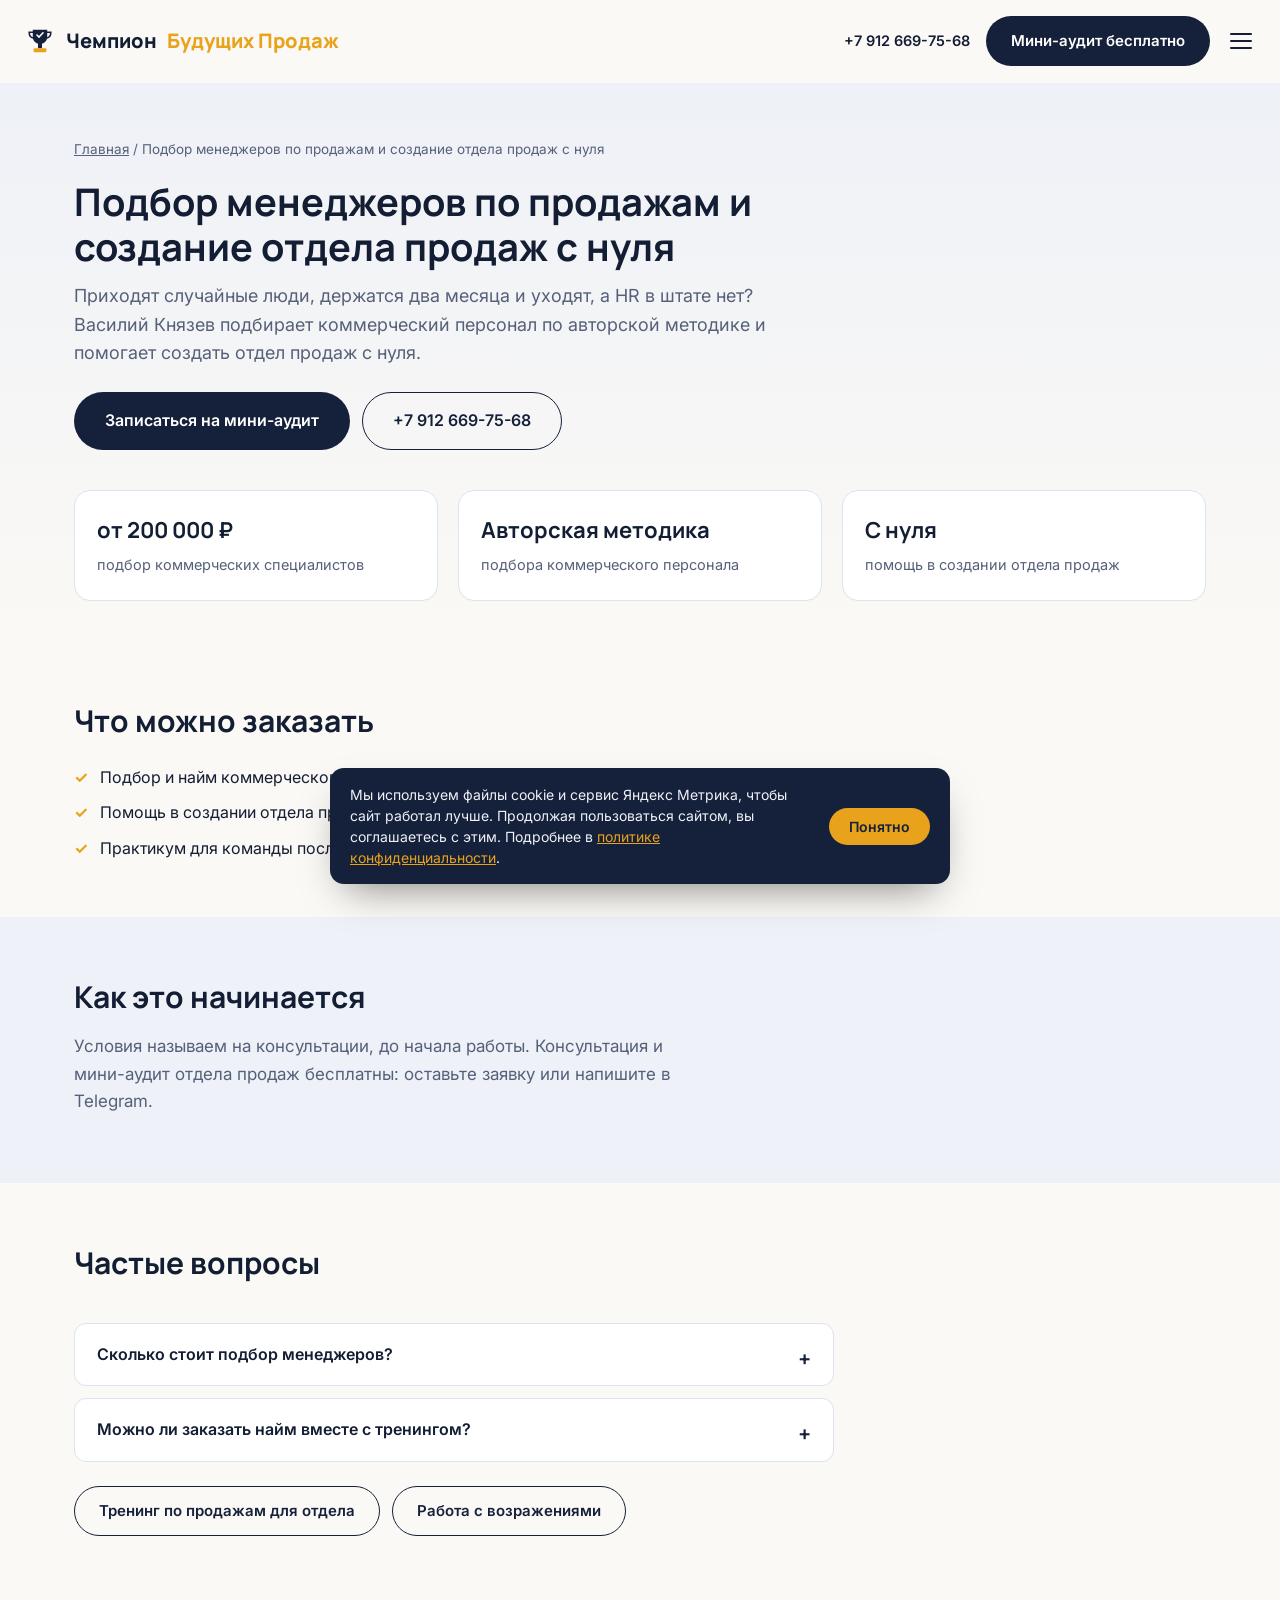
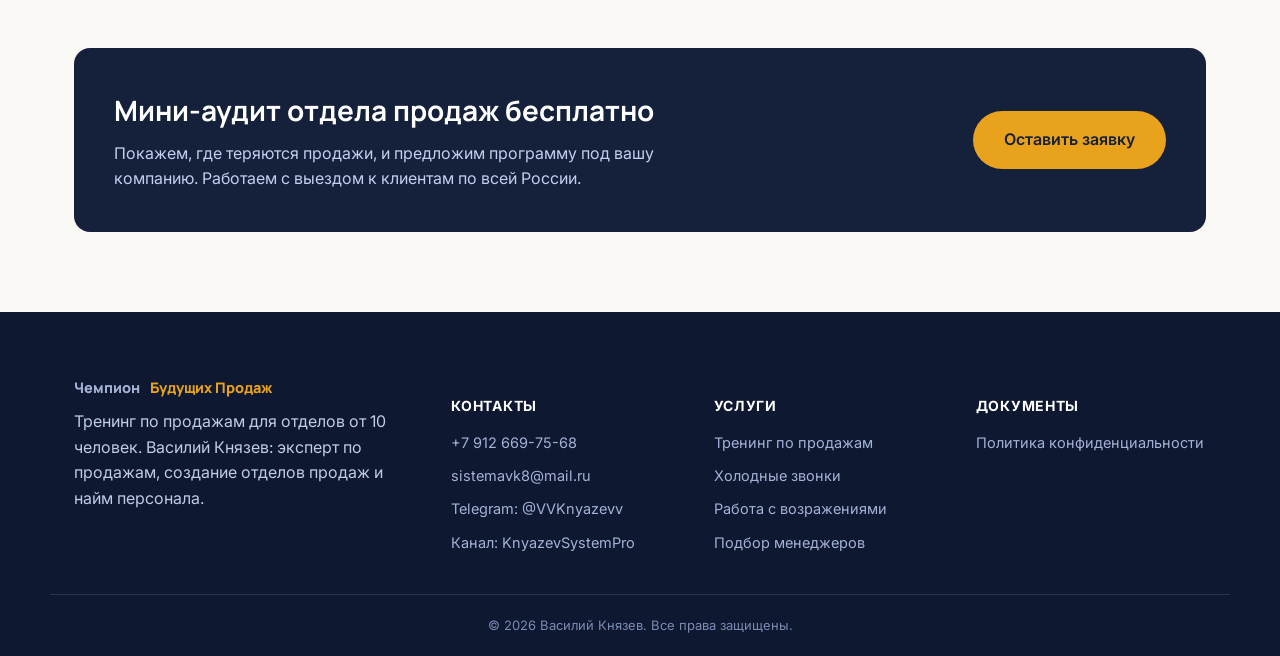
<file: uslugi/podbor-menedzherov/index.html>
<!DOCTYPE html>
<html lang="ru">
<head>
<meta charset="UTF-8">
<meta name="viewport" content="width=device-width, initial-scale=1.0">
<title>Подбор менеджеров по продажам и создание отдела продаж | Князев</title>
<meta name="description" content="Подбор и найм менеджеров по продажам, создание отдела продаж с нуля по авторской методике подбора коммерческого персонала. От 200 000 ₽. Работа по всей России.">
<link rel="canonical" href="https://vknyazevsystem.ru/uslugi/podbor-menedzherov/">
<meta name="robots" content="index, follow, max-image-preview:large">
<meta property="og:type" content="website">
<meta property="og:site_name" content="Чемпион Будущих Продаж">
<meta property="og:title" content="Подбор менеджеров по продажам и создание отдела продаж | Князев">
<meta property="og:description" content="Подбор и найм менеджеров по продажам, создание отдела продаж с нуля по авторской методике подбора коммерческого персонала. От 200 000 ₽. Работа по всей России.">
<meta property="og:url" content="https://vknyazevsystem.ru/uslugi/podbor-menedzherov/">
<meta property="og:image" content="https://vknyazevsystem.ru/pyramid.png">
<meta property="og:locale" content="ru_RU">
<meta name="twitter:card" content="summary_large_image">
<script type="application/ld+json">{"@context":"https://schema.org","@type":"Service","name":"Подбор коммерческого персонала и создание отдела продаж","serviceType":"Подбор менеджеров по продажам и создание отдела продаж с нуля","url":"https://vknyazevsystem.ru/uslugi/podbor-menedzherov/","provider":{"@type":"ProfessionalService","name":"Система Продаж Василия Князева","url":"https://vknyazevsystem.ru/","telephone":"+79126697568"},"areaServed":{"@type":"Country","name":"Россия"},"description":"Подбор и найм менеджеров по продажам, создание отдела продаж с нуля по авторской методике подбора коммерческого персонала. От 200 000 ₽. Работа по всей России.","offers":{"@type":"Offer","price":"200000","priceCurrency":"RUB","url":"https://vknyazevsystem.ru/uslugi/podbor-menedzherov/"}}</script>
<script type="application/ld+json">{"@context":"https://schema.org","@type":"BreadcrumbList","itemListElement":[{"@type":"ListItem","position":1,"name":"Главная","item":"https://vknyazevsystem.ru/"},{"@type":"ListItem","position":2,"name":"Подбор менеджеров по продажам и создание отдела продаж с нуля","item":"https://vknyazevsystem.ru/uslugi/podbor-menedzherov/"}]}</script>
<script type="application/ld+json">{"@context":"https://schema.org","@type":"FAQPage","mainEntity":[{"@type":"Question","name":"Сколько стоит подбор менеджеров?","acceptedAnswer":{"@type":"Answer","text":"Подбор коммерческих специалистов стоит от 200 000 ₽. Точные условия называем на консультации."}},{"@type":"Question","name":"Можно ли заказать найм вместе с тренингом?","acceptedAnswer":{"@type":"Answer","text":"Да. Помимо тренингов, подбираю и нанимаю коммерческий персонал и помогаю создать отдел продаж с нуля."}}]}</script>
<link rel="preconnect" href="https://fonts.googleapis.com">
<link rel="preconnect" href="https://fonts.gstatic.com" crossorigin>
<link href="https://fonts.googleapis.com/css2?family=Manrope:wght@600;700;800&family=Inter:wght@400;500;600;700;800&display=swap" rel="stylesheet">
<link rel="stylesheet" href="/styles.css">
<style>
.crumbs{font-size:13.5px;color:var(--clr-ink-soft);margin-bottom:18px}.crumbs a{text-decoration:underline}
.svc-hero{padding:56px 0 40px;background:linear-gradient(180deg,var(--clr-bg-alt),var(--clr-bg))}
.svc-hero h1{font-size:38px;line-height:1.2;max-width:820px}
.svc-hero .lead{max-width:720px;color:var(--clr-ink-soft);font-size:18px}
.svc-hero .hero__cta{display:flex;flex-wrap:wrap;gap:12px;margin-top:24px}
.svc-sec{padding:56px 0}.svc-sec h2{font-size:30px}
.svc-sec--alt{background:var(--clr-bg-alt)}
.svc-list{display:flex;flex-direction:column;gap:10px;margin:20px 0 0;max-width:760px}
.svc-list li{padding-left:26px;position:relative;color:var(--clr-ink);font-size:16px}
.svc-list li::before{content:'\2713';position:absolute;left:0;color:var(--clr-gold);font-weight:700}
.svc-facts{display:grid;grid-template-columns:repeat(3,1fr);gap:20px;margin-top:28px}
.svc-fact{background:var(--clr-surface);border:1px solid var(--clr-border);border-radius:var(--radius);padding:22px}
.svc-fact strong{display:block;font-family:var(--font-head);font-size:22px;margin-bottom:4px}
.svc-fact span{color:var(--clr-ink-soft);font-size:14.5px}
.svc-more{display:flex;flex-wrap:wrap;gap:12px;margin-top:24px}
.svc-cta{padding:56px 0 80px}.svc-cta__box{background:var(--clr-accent-dark);color:#fff;border-radius:var(--radius);padding:40px;display:flex;flex-wrap:wrap;gap:24px;align-items:center;justify-content:space-between}
.svc-cta__box h2{color:#fff;font-size:28px;margin:0 0 8px}.svc-cta__box p{margin:0;color:#c3cfee;max-width:560px}
.svc-cta__box .btn--primary{background:var(--clr-gold);color:var(--clr-accent-dark)}
.svc-cta__box .btn--primary:hover{background:#f3b53f}
@media(max-width:900px){.svc-facts{grid-template-columns:1fr}.svc-hero h1{font-size:30px}}
@media(max-width:560px){.svc-cta__box{padding:28px 22px}.svc-hero{padding:36px 0 28px}.svc-sec{padding:40px 0}.svc-hero .btn{white-space:normal;text-align:center}}
</style>
</head>
<body>
<header class="header" id="header">
  <div class="header__inner container">
    <a href="/" class="logo">
      <svg class="logo__mark" viewBox="0 0 40 40" width="32" height="32" fill="none">
        <path d="M11 6h18v9a9 9 0 01-18 0V6z" fill="currentColor"/>
        <path d="M11 9H6.5c0 4 1.7 6.6 5 7.3M29 9h4.5c0 4-1.7 6.6-5 7.3" stroke="currentColor" stroke-width="2" stroke-linecap="round"/>
        <rect x="17.5" y="23" width="5" height="6" fill="currentColor"/>
        <rect x="12" y="29" width="16" height="5" rx="1.5" fill="#e8a21c"/>
        <path d="M16.2 12.5l2.6 2.6 5-5.4" stroke="#fff" stroke-width="2" stroke-linecap="round" stroke-linejoin="round"/>
      </svg>
      Чемпион <span>Будущих Продаж</span>
    </a>
    <nav class="nav" id="nav">
      <a href="/#program">Программа</a>
      <a href="/#uslugi">Услуги</a>
      <a href="/#price">Стоимость</a>
      <a href="/#author">Об авторе</a>
      <a href="/#faq">Вопросы</a>
      <a href="/blog/">Блог</a>
    </nav>
    <div class="header__actions">
      <a href="tel:+79126697568" class="header__phone">+7 912 669-75-68</a>
      <a href="/#form" class="btn btn--primary">Мини-аудит бесплатно</a>
      <button class="burger" id="burger" aria-label="Меню"><span></span><span></span><span></span></button>
    </div>
  </div>
</header>
<main>
<section class="svc-hero"><div class="container">
  <p class="crumbs"><a href="/">Главная</a> / Подбор менеджеров по продажам и создание отдела продаж с нуля</p>
  <h1>Подбор менеджеров по продажам и создание отдела продаж с нуля</h1>
  <p class="lead">Приходят случайные люди, держатся два месяца и уходят, а HR в штате нет? Василий Князев подбирает коммерческий персонал по авторской методике и помогает создать отдел продаж с нуля.</p>
  <div class="hero__cta"><a href="/#form" class="btn btn--primary btn--lg">Записаться на мини-аудит</a><a href="tel:+79126697568" class="btn btn--ghost btn--lg">+7 912 669-75-68</a></div>
  <div class="svc-facts"><div class="svc-fact"><strong>от 200 000 ₽</strong><span>подбор коммерческих специалистов</span></div><div class="svc-fact"><strong>Авторская методика</strong><span>подбора коммерческого персонала</span></div><div class="svc-fact"><strong>С нуля</strong><span>помощь в создании отдела продаж</span></div></div>
</div></section>
<section class="svc-sec"><div class="container"><h2>Что можно заказать</h2><ul class="svc-list"><li>Подбор и найм коммерческого персонала.</li><li>Помощь в создании отдела продаж с нуля.</li><li>Практикум для команды после найма, чтобы новые менеджеры быстрее вошли в работу.</li></ul></div></section>
<section class="svc-sec svc-sec--alt"><div class="container"><h2>Как это начинается</h2><p class="section-lead">Условия называем на консультации, до начала работы. Консультация и мини-аудит отдела продаж бесплатны: оставьте заявку или напишите в Telegram.</p></div></section>
<section class="svc-sec"><div class="container"><h2>Частые вопросы</h2><div class="faq__list"><details class="faq__item"><summary>Сколько стоит подбор менеджеров?</summary><p>Подбор коммерческих специалистов стоит от 200 000 ₽. Точные условия называем на консультации.</p></details><details class="faq__item"><summary>Можно ли заказать найм вместе с тренингом?</summary><p>Да. Помимо тренингов, подбираю и нанимаю коммерческий персонал и помогаю создать отдел продаж с нуля.</p></details></div>
<div class="svc-more"><a class="btn btn--ghost" href="/uslugi/trening-po-prodazham/">Тренинг по продажам для отдела</a><a class="btn btn--ghost" href="/uslugi/rabota-s-vozrazheniyami/">Работа с возражениями</a></div></div></section>
<section class="svc-cta"><div class="container"><div class="svc-cta__box"><div><h2>Мини-аудит отдела продаж бесплатно</h2><p>Покажем, где теряются продажи, и предложим программу под вашу компанию. Работаем с выездом к клиентам по всей России.</p></div><a href="/#form" class="btn btn--primary btn--lg">Оставить заявку</a></div></div></section>
</main>
<footer class="footer" id="contacts">
  <div class="container footer__inner">
    <div class="footer__col">
      <a href="/" class="logo logo--footer">Чемпион <span>Будущих Продаж</span></a>
      <p>Тренинг по продажам для отделов от 10 человек. Василий Князев: эксперт по продажам, создание отделов продаж и найм персонала.</p>
    </div>
    <div class="footer__col">
      <h4>Контакты</h4>
      <a href="tel:+79126697568">+7 912 669-75-68</a>
      <a href="mailto:sistemavk8@mail.ru">sistemavk8@mail.ru</a>
      <a href="https://t.me/VVKnyazevv" target="_blank" rel="noopener">Telegram: @VVKnyazevv</a>
      <a href="https://t.me/KnyazevSystemPro" target="_blank" rel="noopener">Канал: KnyazevSystemPro</a>
    </div>
    <div class="footer__col">
      <h4>Услуги</h4>
      <a href="/uslugi/trening-po-prodazham/">Тренинг по продажам</a>
      <a href="/uslugi/holodnye-zvonki/">Холодные звонки</a>
      <a href="/uslugi/rabota-s-vozrazheniyami/">Работа с возражениями</a>
      <a href="/uslugi/podbor-menedzherov/">Подбор менеджеров</a>
    </div>
    <div class="footer__col">
      <h4>Документы</h4>
      <a href="/privacy.html">Политика конфиденциальности</a>
    </div>
  </div>
  <div class="footer__bottom container">
    <span>&copy; <span id="year"></span> Василий Князев. Все права защищены.</span>
  </div>
</footer>
<script src="/script.js"></script>
<!-- Yandex.Metrika counter -->
<script>
(function(m,e,t,r,i,k,a){m[i]=m[i]||function(){(m[i].a=m[i].a||[]).push(arguments)};
m[i].l=1*new Date();for(var j=0;j<document.scripts.length;j++){if(document.scripts[j].src===r){return;}}
k=e.createElement(t),a=e.getElementsByTagName(t)[0],k.async=1,k.src=r,a.parentNode.insertBefore(k,a)})
(window,document,"script","https://mc.yandex.ru/metrika/tag.js","ym");
ym(114359533,"init",{clickmap:true,trackLinks:true,accurateTrackBounce:true,webvisor:true});
</script>
<noscript><div><img src="https://mc.yandex.ru/watch/114359533" style="position:absolute;left:-9999px" alt=""></div></noscript>
<!-- /Yandex.Metrika counter -->
</body>
</html>
</file>
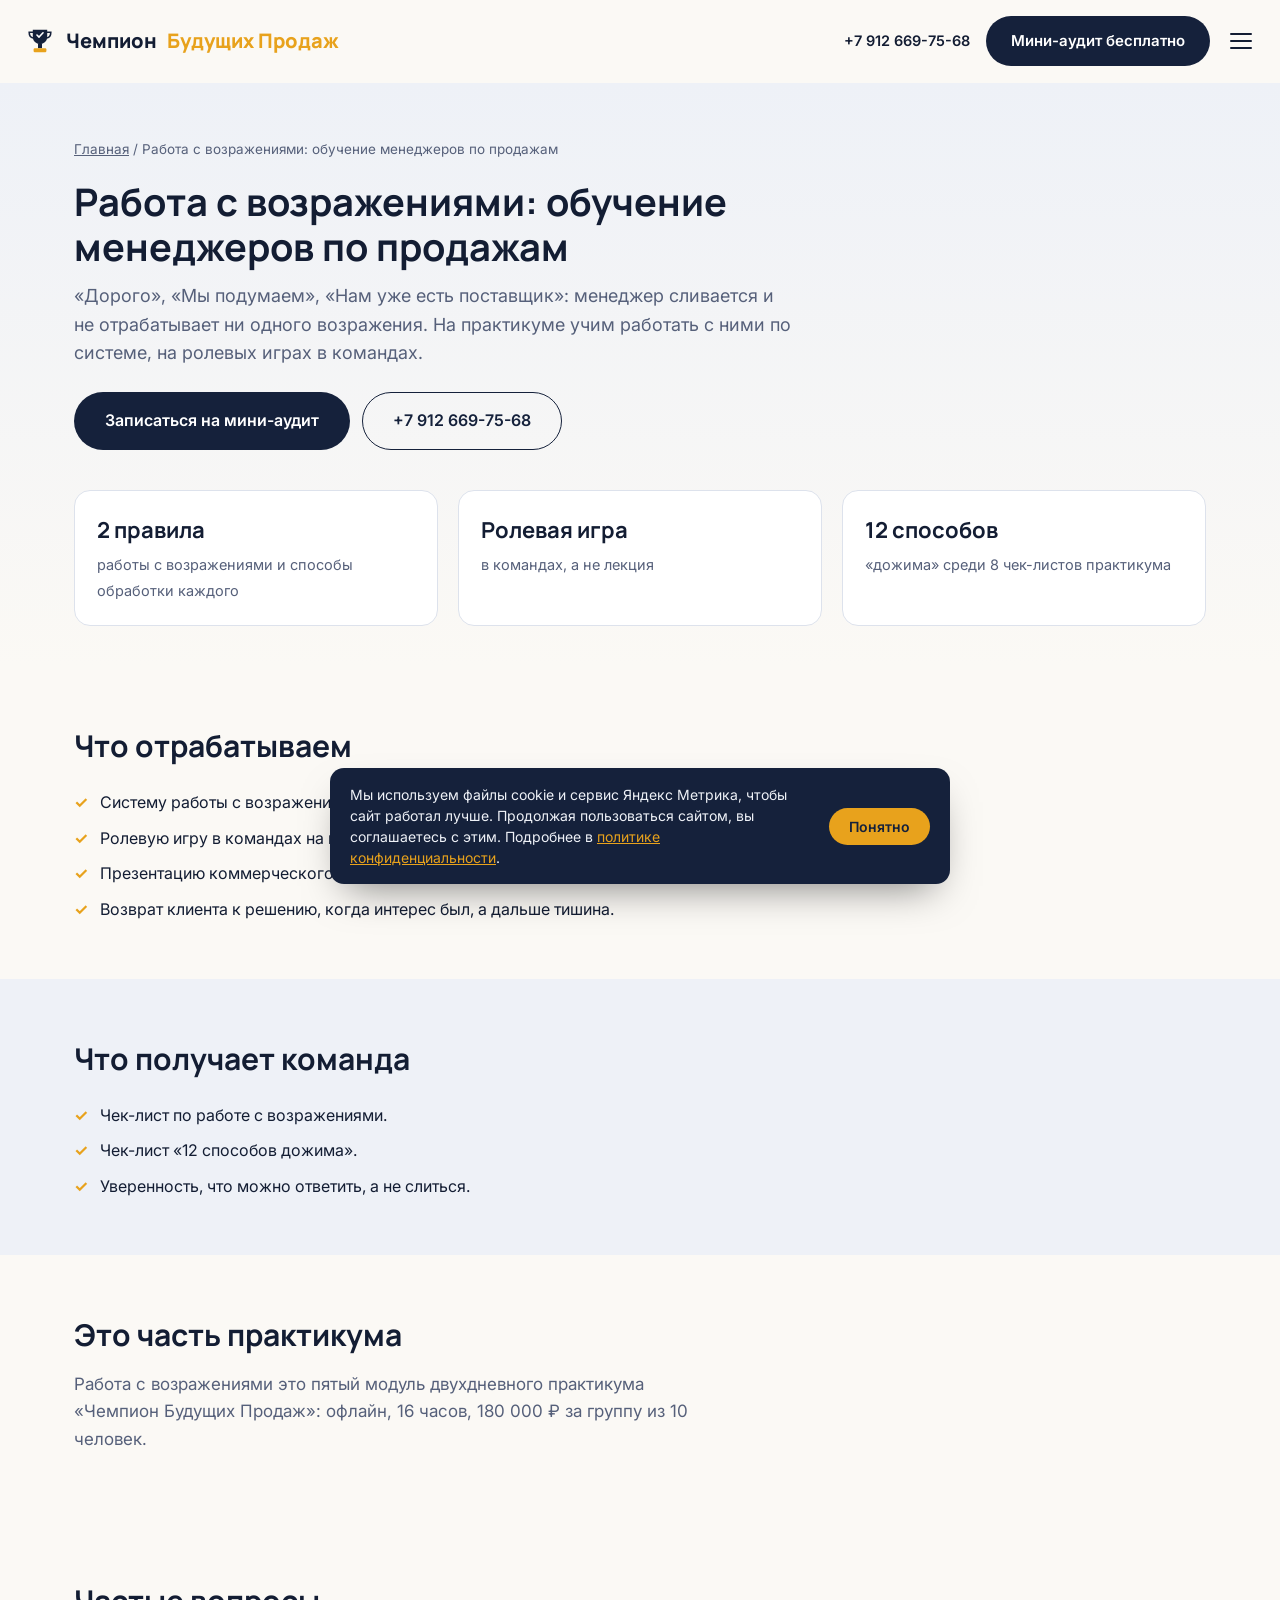
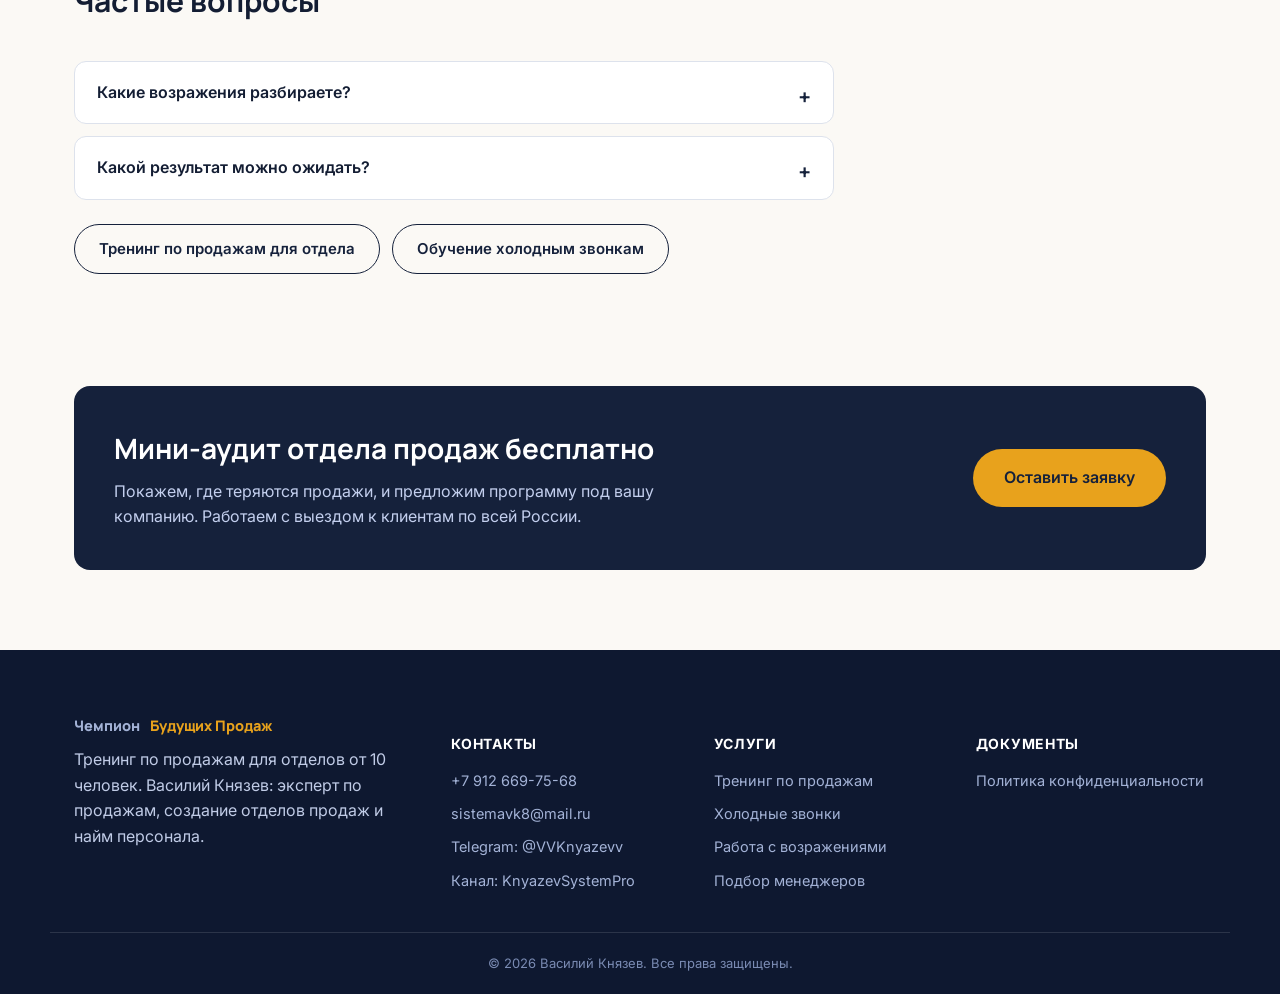
<file: uslugi/rabota-s-vozrazheniyami/index.html>
<!DOCTYPE html>
<html lang="ru">
<head>
<meta charset="UTF-8">
<meta name="viewport" content="width=device-width, initial-scale=1.0">
<title>Работа с возражениями клиентов: обучение менеджеров | Князев</title>
<meta name="description" content="Обучение менеджеров работе с возражениями: «дорого», «мы подумаем», «у нас уже есть поставщик». Ролевая игра, два правила и способы обработки. Практикум 2 дня офлайн.">
<link rel="canonical" href="https://vknyazevsystem.ru/uslugi/rabota-s-vozrazheniyami/">
<meta name="robots" content="index, follow, max-image-preview:large">
<meta property="og:type" content="website">
<meta property="og:site_name" content="Чемпион Будущих Продаж">
<meta property="og:title" content="Работа с возражениями клиентов: обучение менеджеров | Князев">
<meta property="og:description" content="Обучение менеджеров работе с возражениями: «дорого», «мы подумаем», «у нас уже есть поставщик». Ролевая игра, два правила и способы обработки. Практикум 2 дня офлайн.">
<meta property="og:url" content="https://vknyazevsystem.ru/uslugi/rabota-s-vozrazheniyami/">
<meta property="og:image" content="https://vknyazevsystem.ru/pyramid.png">
<meta property="og:locale" content="ru_RU">
<meta name="twitter:card" content="summary_large_image">
<script type="application/ld+json">{"@context":"https://schema.org","@type":"Service","name":"Обучение работе с возражениями (модуль практикума)","serviceType":"Работа с возражениями: обучение менеджеров по продажам","url":"https://vknyazevsystem.ru/uslugi/rabota-s-vozrazheniyami/","provider":{"@type":"ProfessionalService","name":"Система Продаж Василия Князева","url":"https://vknyazevsystem.ru/","telephone":"+79126697568"},"areaServed":{"@type":"Country","name":"Россия"},"description":"Обучение менеджеров работе с возражениями: «дорого», «мы подумаем», «у нас уже есть поставщик». Ролевая игра, два правила и способы обработки. Практикум 2 дня офлайн."}</script>
<script type="application/ld+json">{"@context":"https://schema.org","@type":"BreadcrumbList","itemListElement":[{"@type":"ListItem","position":1,"name":"Главная","item":"https://vknyazevsystem.ru/"},{"@type":"ListItem","position":2,"name":"Работа с возражениями: обучение менеджеров по продажам","item":"https://vknyazevsystem.ru/uslugi/rabota-s-vozrazheniyami/"}]}</script>
<script type="application/ld+json">{"@context":"https://schema.org","@type":"FAQPage","mainEntity":[{"@type":"Question","name":"Какие возражения разбираете?","acceptedAnswer":{"@type":"Answer","text":"Самые частые: «дорого», «мы подумаем», «нам уже есть поставщик». Типичные для вашей ниши разбираем на мини-аудите и в ролевых играх."}},{"@type":"Question","name":"Какой результат можно ожидать?","acceptedAnswer":{"@type":"Answer","text":"После обучения продажи растут от 30%. Точный результат зависит от ниши, продукта и исходного состояния отдела."}}]}</script>
<link rel="preconnect" href="https://fonts.googleapis.com">
<link rel="preconnect" href="https://fonts.gstatic.com" crossorigin>
<link href="https://fonts.googleapis.com/css2?family=Manrope:wght@600;700;800&family=Inter:wght@400;500;600;700;800&display=swap" rel="stylesheet">
<link rel="stylesheet" href="/styles.css">
<style>
.crumbs{font-size:13.5px;color:var(--clr-ink-soft);margin-bottom:18px}.crumbs a{text-decoration:underline}
.svc-hero{padding:56px 0 40px;background:linear-gradient(180deg,var(--clr-bg-alt),var(--clr-bg))}
.svc-hero h1{font-size:38px;line-height:1.2;max-width:820px}
.svc-hero .lead{max-width:720px;color:var(--clr-ink-soft);font-size:18px}
.svc-hero .hero__cta{display:flex;flex-wrap:wrap;gap:12px;margin-top:24px}
.svc-sec{padding:56px 0}.svc-sec h2{font-size:30px}
.svc-sec--alt{background:var(--clr-bg-alt)}
.svc-list{display:flex;flex-direction:column;gap:10px;margin:20px 0 0;max-width:760px}
.svc-list li{padding-left:26px;position:relative;color:var(--clr-ink);font-size:16px}
.svc-list li::before{content:'\2713';position:absolute;left:0;color:var(--clr-gold);font-weight:700}
.svc-facts{display:grid;grid-template-columns:repeat(3,1fr);gap:20px;margin-top:28px}
.svc-fact{background:var(--clr-surface);border:1px solid var(--clr-border);border-radius:var(--radius);padding:22px}
.svc-fact strong{display:block;font-family:var(--font-head);font-size:22px;margin-bottom:4px}
.svc-fact span{color:var(--clr-ink-soft);font-size:14.5px}
.svc-more{display:flex;flex-wrap:wrap;gap:12px;margin-top:24px}
.svc-cta{padding:56px 0 80px}.svc-cta__box{background:var(--clr-accent-dark);color:#fff;border-radius:var(--radius);padding:40px;display:flex;flex-wrap:wrap;gap:24px;align-items:center;justify-content:space-between}
.svc-cta__box h2{color:#fff;font-size:28px;margin:0 0 8px}.svc-cta__box p{margin:0;color:#c3cfee;max-width:560px}
.svc-cta__box .btn--primary{background:var(--clr-gold);color:var(--clr-accent-dark)}
.svc-cta__box .btn--primary:hover{background:#f3b53f}
@media(max-width:900px){.svc-facts{grid-template-columns:1fr}.svc-hero h1{font-size:30px}}
@media(max-width:560px){.svc-cta__box{padding:28px 22px}.svc-hero{padding:36px 0 28px}.svc-sec{padding:40px 0}.svc-hero .btn{white-space:normal;text-align:center}}
</style>
</head>
<body>
<header class="header" id="header">
  <div class="header__inner container">
    <a href="/" class="logo">
      <svg class="logo__mark" viewBox="0 0 40 40" width="32" height="32" fill="none">
        <path d="M11 6h18v9a9 9 0 01-18 0V6z" fill="currentColor"/>
        <path d="M11 9H6.5c0 4 1.7 6.6 5 7.3M29 9h4.5c0 4-1.7 6.6-5 7.3" stroke="currentColor" stroke-width="2" stroke-linecap="round"/>
        <rect x="17.5" y="23" width="5" height="6" fill="currentColor"/>
        <rect x="12" y="29" width="16" height="5" rx="1.5" fill="#e8a21c"/>
        <path d="M16.2 12.5l2.6 2.6 5-5.4" stroke="#fff" stroke-width="2" stroke-linecap="round" stroke-linejoin="round"/>
      </svg>
      Чемпион <span>Будущих Продаж</span>
    </a>
    <nav class="nav" id="nav">
      <a href="/#program">Программа</a>
      <a href="/#uslugi">Услуги</a>
      <a href="/#price">Стоимость</a>
      <a href="/#author">Об авторе</a>
      <a href="/#faq">Вопросы</a>
      <a href="/blog/">Блог</a>
    </nav>
    <div class="header__actions">
      <a href="tel:+79126697568" class="header__phone">+7 912 669-75-68</a>
      <a href="/#form" class="btn btn--primary">Мини-аудит бесплатно</a>
      <button class="burger" id="burger" aria-label="Меню"><span></span><span></span><span></span></button>
    </div>
  </div>
</header>
<main>
<section class="svc-hero"><div class="container">
  <p class="crumbs"><a href="/">Главная</a> / Работа с возражениями: обучение менеджеров по продажам</p>
  <h1>Работа с возражениями: обучение менеджеров по продажам</h1>
  <p class="lead">«Дорого», «Мы подумаем», «Нам уже есть поставщик»: менеджер сливается и не отрабатывает ни одного возражения. На практикуме учим работать с ними по системе, на ролевых играх в командах.</p>
  <div class="hero__cta"><a href="/#form" class="btn btn--primary btn--lg">Записаться на мини-аудит</a><a href="tel:+79126697568" class="btn btn--ghost btn--lg">+7 912 669-75-68</a></div>
  <div class="svc-facts"><div class="svc-fact"><strong>2 правила</strong><span>работы с возражениями и способы обработки каждого</span></div><div class="svc-fact"><strong>Ролевая игра</strong><span>в командах, а не лекция</span></div><div class="svc-fact"><strong>12 способов</strong><span>«дожима» среди 8 чек-листов практикума</span></div></div>
</div></section>
<section class="svc-sec"><div class="container"><h2>Что отрабатываем</h2><ul class="svc-list"><li>Систему работы с возражениями: два правила и способы обработки каждого возражения.</li><li>Ролевую игру в командах на ваших типичных ситуациях.</li><li>Презентацию коммерческого предложения: два вида презентации, видеоразбор.</li><li>Возврат клиента к решению, когда интерес был, а дальше тишина.</li></ul></div></section>
<section class="svc-sec svc-sec--alt"><div class="container"><h2>Что получает команда</h2><ul class="svc-list"><li>Чек-лист по работе с возражениями.</li><li>Чек-лист «12 способов дожима».</li><li>Уверенность, что можно ответить, а не слиться.</li></ul></div></section>
<section class="svc-sec"><div class="container"><h2>Это часть практикума</h2><p class="section-lead">Работа с возражениями это пятый модуль двухдневного практикума «Чемпион Будущих Продаж»: офлайн, 16 часов, 180 000 ₽ за группу из 10 человек.</p></div></section>
<section class="svc-sec"><div class="container"><h2>Частые вопросы</h2><div class="faq__list"><details class="faq__item"><summary>Какие возражения разбираете?</summary><p>Самые частые: «дорого», «мы подумаем», «нам уже есть поставщик». Типичные для вашей ниши разбираем на мини-аудите и в ролевых играх.</p></details><details class="faq__item"><summary>Какой результат можно ожидать?</summary><p>После обучения продажи растут от 30%. Точный результат зависит от ниши, продукта и исходного состояния отдела.</p></details></div>
<div class="svc-more"><a class="btn btn--ghost" href="/uslugi/trening-po-prodazham/">Тренинг по продажам для отдела</a><a class="btn btn--ghost" href="/uslugi/holodnye-zvonki/">Обучение холодным звонкам</a></div></div></section>
<section class="svc-cta"><div class="container"><div class="svc-cta__box"><div><h2>Мини-аудит отдела продаж бесплатно</h2><p>Покажем, где теряются продажи, и предложим программу под вашу компанию. Работаем с выездом к клиентам по всей России.</p></div><a href="/#form" class="btn btn--primary btn--lg">Оставить заявку</a></div></div></section>
</main>
<footer class="footer" id="contacts">
  <div class="container footer__inner">
    <div class="footer__col">
      <a href="/" class="logo logo--footer">Чемпион <span>Будущих Продаж</span></a>
      <p>Тренинг по продажам для отделов от 10 человек. Василий Князев: эксперт по продажам, создание отделов продаж и найм персонала.</p>
    </div>
    <div class="footer__col">
      <h4>Контакты</h4>
      <a href="tel:+79126697568">+7 912 669-75-68</a>
      <a href="mailto:sistemavk8@mail.ru">sistemavk8@mail.ru</a>
      <a href="https://t.me/VVKnyazevv" target="_blank" rel="noopener">Telegram: @VVKnyazevv</a>
      <a href="https://t.me/KnyazevSystemPro" target="_blank" rel="noopener">Канал: KnyazevSystemPro</a>
    </div>
    <div class="footer__col">
      <h4>Услуги</h4>
      <a href="/uslugi/trening-po-prodazham/">Тренинг по продажам</a>
      <a href="/uslugi/holodnye-zvonki/">Холодные звонки</a>
      <a href="/uslugi/rabota-s-vozrazheniyami/">Работа с возражениями</a>
      <a href="/uslugi/podbor-menedzherov/">Подбор менеджеров</a>
    </div>
    <div class="footer__col">
      <h4>Документы</h4>
      <a href="/privacy.html">Политика конфиденциальности</a>
    </div>
  </div>
  <div class="footer__bottom container">
    <span>&copy; <span id="year"></span> Василий Князев. Все права защищены.</span>
  </div>
</footer>
<script src="/script.js"></script>
<!-- Yandex.Metrika counter -->
<script>
(function(m,e,t,r,i,k,a){m[i]=m[i]||function(){(m[i].a=m[i].a||[]).push(arguments)};
m[i].l=1*new Date();for(var j=0;j<document.scripts.length;j++){if(document.scripts[j].src===r){return;}}
k=e.createElement(t),a=e.getElementsByTagName(t)[0],k.async=1,k.src=r,a.parentNode.insertBefore(k,a)})
(window,document,"script","https://mc.yandex.ru/metrika/tag.js","ym");
ym(114359533,"init",{clickmap:true,trackLinks:true,accurateTrackBounce:true,webvisor:true});
</script>
<noscript><div><img src="https://mc.yandex.ru/watch/114359533" style="position:absolute;left:-9999px" alt=""></div></noscript>
<!-- /Yandex.Metrika counter -->
</body>
</html>
</file>
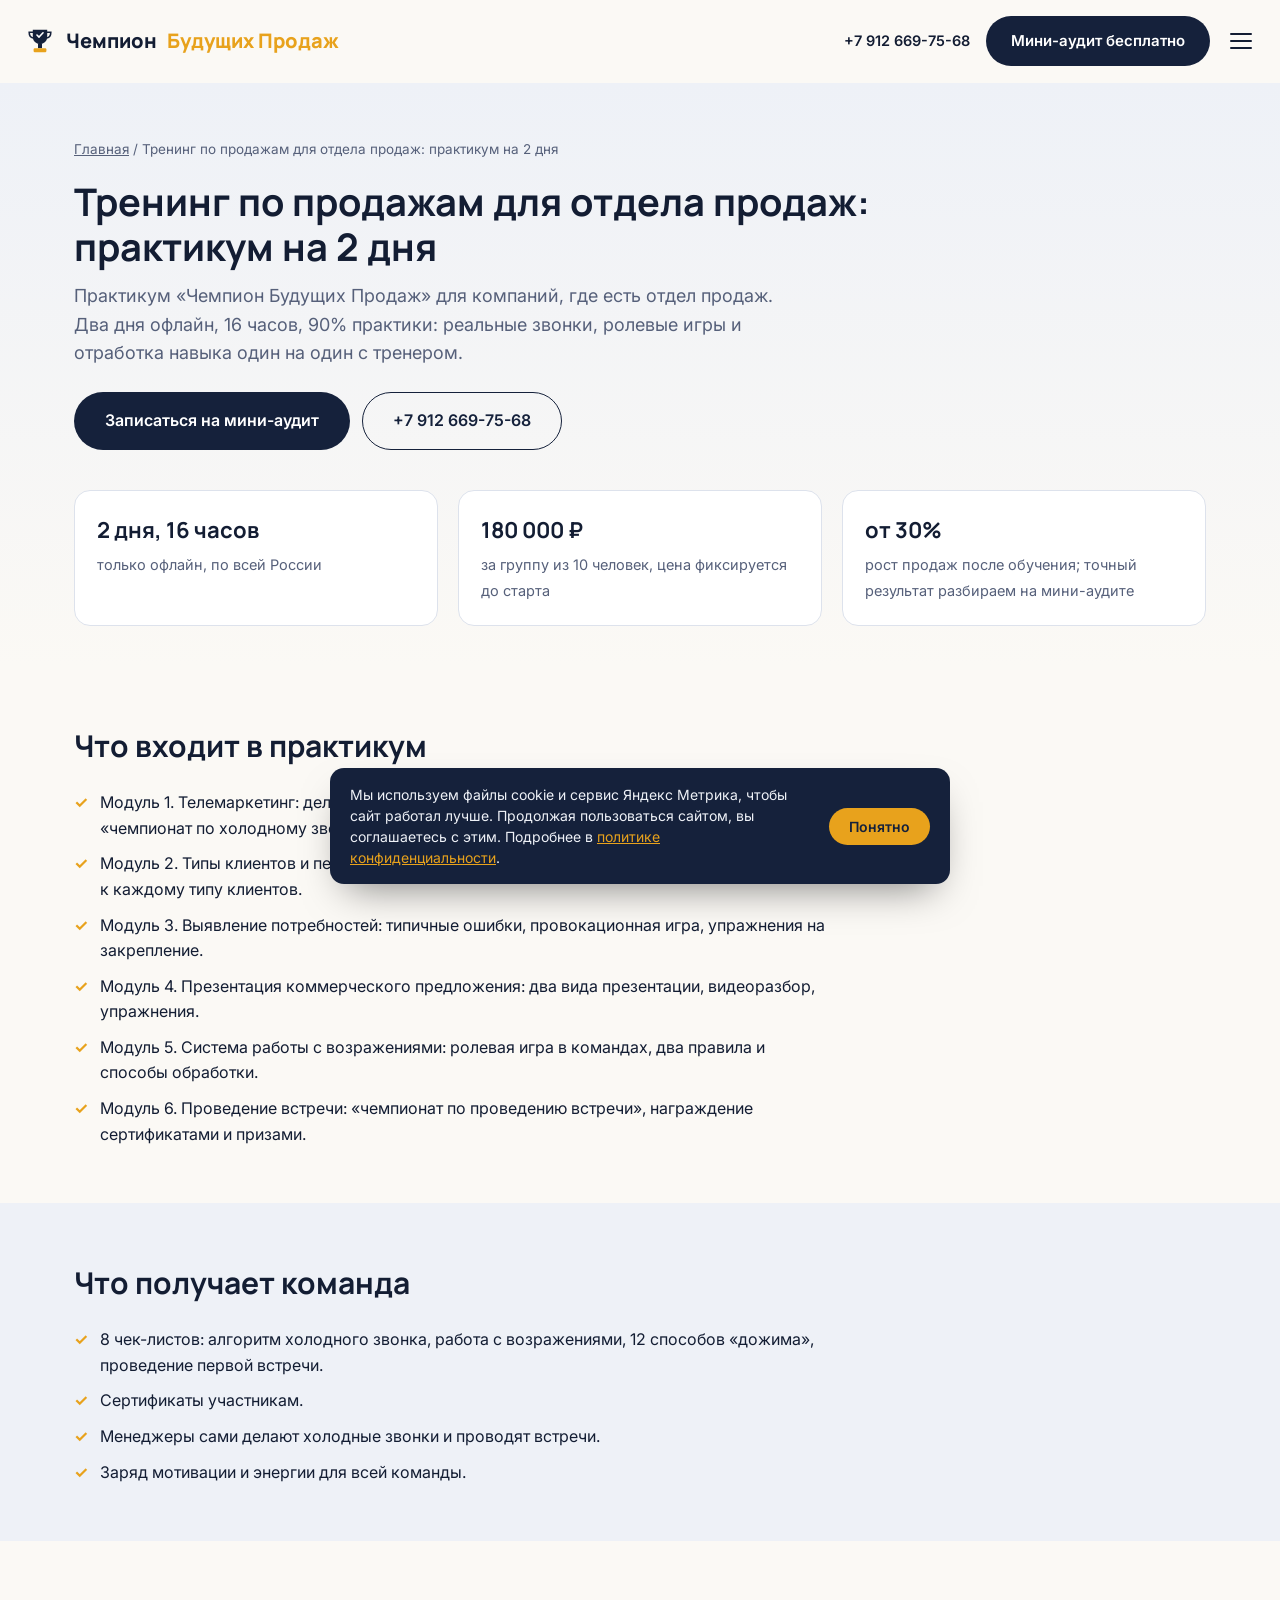
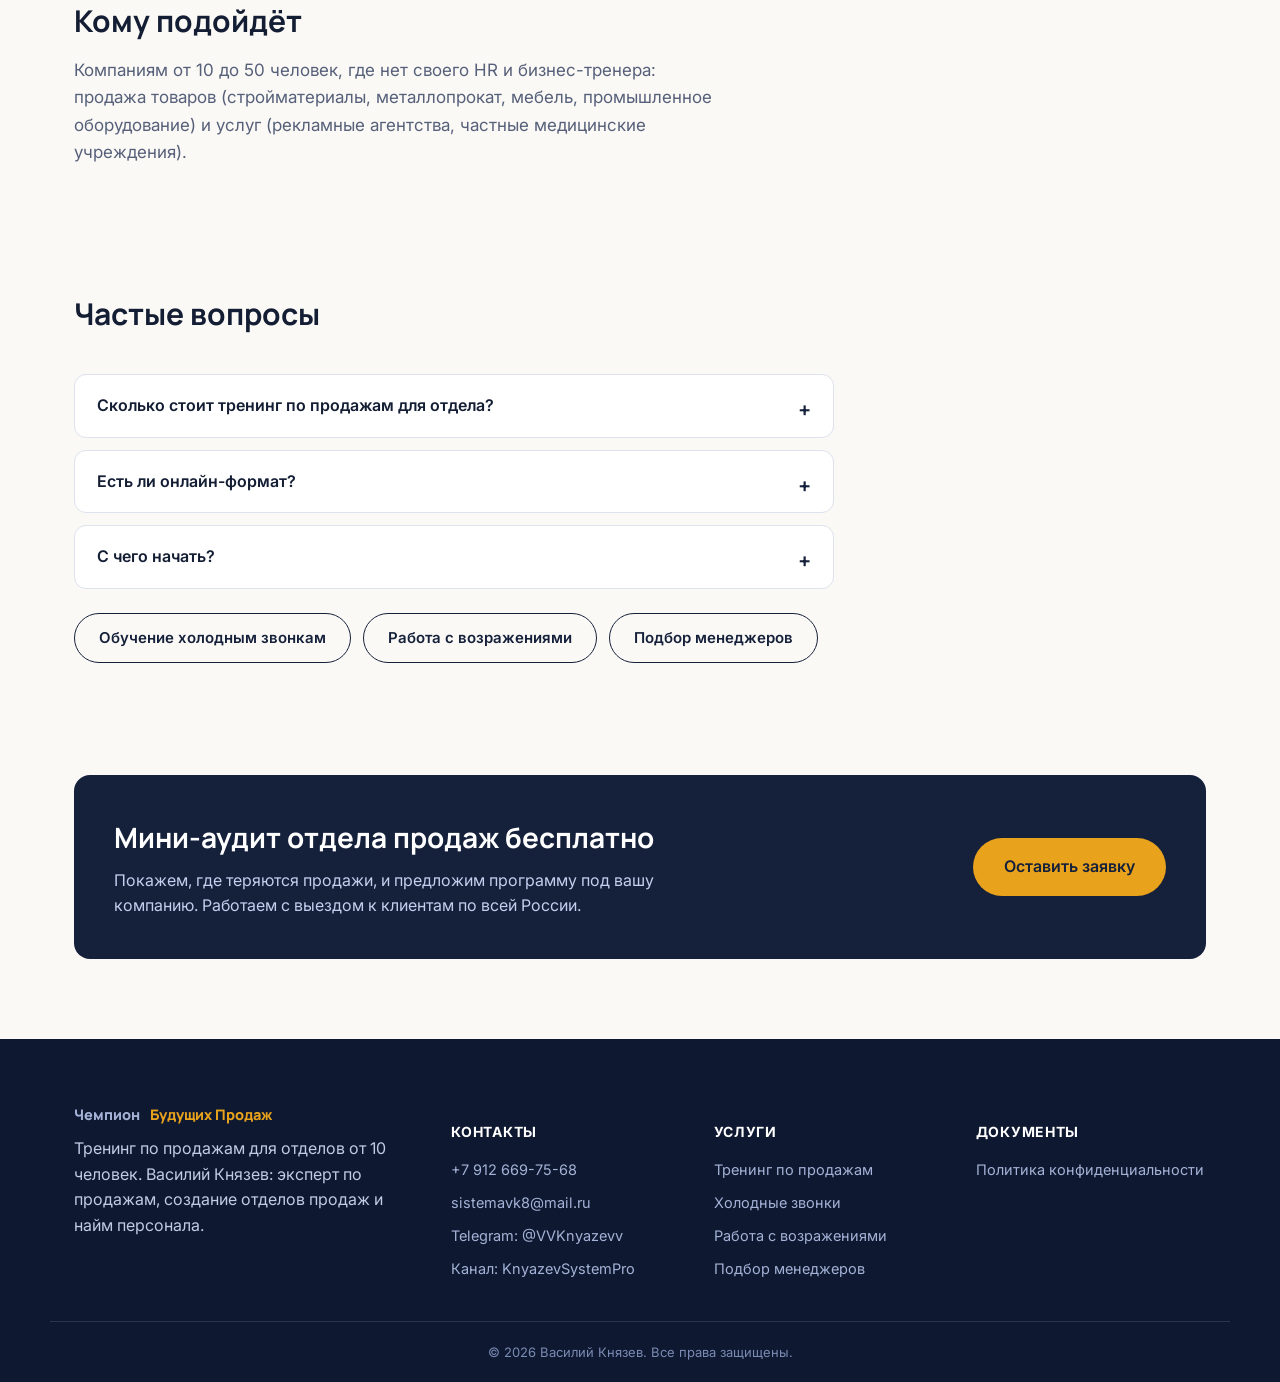
<file: uslugi/trening-po-prodazham/index.html>
<!DOCTYPE html>
<html lang="ru">
<head>
<meta charset="UTF-8">
<meta name="viewport" content="width=device-width, initial-scale=1.0">
<title>Тренинг по продажам для отдела продаж, 2 дня офлайн | Василий Князев</title>
<meta name="description" content="Корпоративный тренинг по продажам для отдела продаж: 2 дня, 16 часов, офлайн, 90% практики. 180 000 ₽ за группу из 10 человек. Проводим по всей России.">
<link rel="canonical" href="https://vknyazevsystem.ru/uslugi/trening-po-prodazham/">
<meta name="robots" content="index, follow, max-image-preview:large">
<meta property="og:type" content="website">
<meta property="og:site_name" content="Чемпион Будущих Продаж">
<meta property="og:title" content="Тренинг по продажам для отдела продаж, 2 дня офлайн | Василий Князев">
<meta property="og:description" content="Корпоративный тренинг по продажам для отдела продаж: 2 дня, 16 часов, офлайн, 90% практики. 180 000 ₽ за группу из 10 человек. Проводим по всей России.">
<meta property="og:url" content="https://vknyazevsystem.ru/uslugi/trening-po-prodazham/">
<meta property="og:image" content="https://vknyazevsystem.ru/pyramid.png">
<meta property="og:locale" content="ru_RU">
<meta name="twitter:card" content="summary_large_image">
<script type="application/ld+json">{"@context":"https://schema.org","@type":"Service","name":"Корпоративный практикум по продажам «Чемпион Будущих Продаж»","serviceType":"Тренинг по продажам для отдела продаж: практикум на 2 дня","url":"https://vknyazevsystem.ru/uslugi/trening-po-prodazham/","provider":{"@type":"ProfessionalService","name":"Система Продаж Василия Князева","url":"https://vknyazevsystem.ru/","telephone":"+79126697568"},"areaServed":{"@type":"Country","name":"Россия"},"description":"Корпоративный тренинг по продажам для отдела продаж: 2 дня, 16 часов, офлайн, 90% практики. 180 000 ₽ за группу из 10 человек. Проводим по всей России.","offers":{"@type":"Offer","price":"180000","priceCurrency":"RUB","url":"https://vknyazevsystem.ru/uslugi/trening-po-prodazham/"}}</script>
<script type="application/ld+json">{"@context":"https://schema.org","@type":"BreadcrumbList","itemListElement":[{"@type":"ListItem","position":1,"name":"Главная","item":"https://vknyazevsystem.ru/"},{"@type":"ListItem","position":2,"name":"Тренинг по продажам для отдела продаж: практикум на 2 дня","item":"https://vknyazevsystem.ru/uslugi/trening-po-prodazham/"}]}</script>
<script type="application/ld+json">{"@context":"https://schema.org","@type":"FAQPage","mainEntity":[{"@type":"Question","name":"Сколько стоит тренинг по продажам для отдела?","acceptedAnswer":{"@type":"Answer","text":"Корпоративная цена практикума для группы из 10 человек составляет 180 000 ₽ за всю группу. Стоимость фиксируется до старта, дополнительных платежей нет."}},{"@type":"Question","name":"Есть ли онлайн-формат?","acceptedAnswer":{"@type":"Answer","text":"Нет. Практикум проходит только офлайн: 2 дня, 16 часов. Проводим по всей России."}},{"@type":"Question","name":"С чего начать?","acceptedAnswer":{"@type":"Answer","text":"С бесплатного мини-аудита отдела продаж: оставьте заявку или напишите в Telegram, и мы покажем, где теряются продажи."}}]}</script>
<link rel="preconnect" href="https://fonts.googleapis.com">
<link rel="preconnect" href="https://fonts.gstatic.com" crossorigin>
<link href="https://fonts.googleapis.com/css2?family=Manrope:wght@600;700;800&family=Inter:wght@400;500;600;700;800&display=swap" rel="stylesheet">
<link rel="stylesheet" href="/styles.css">
<style>
.crumbs{font-size:13.5px;color:var(--clr-ink-soft);margin-bottom:18px}.crumbs a{text-decoration:underline}
.svc-hero{padding:56px 0 40px;background:linear-gradient(180deg,var(--clr-bg-alt),var(--clr-bg))}
.svc-hero h1{font-size:38px;line-height:1.2;max-width:820px}
.svc-hero .lead{max-width:720px;color:var(--clr-ink-soft);font-size:18px}
.svc-hero .hero__cta{display:flex;flex-wrap:wrap;gap:12px;margin-top:24px}
.svc-sec{padding:56px 0}.svc-sec h2{font-size:30px}
.svc-sec--alt{background:var(--clr-bg-alt)}
.svc-list{display:flex;flex-direction:column;gap:10px;margin:20px 0 0;max-width:760px}
.svc-list li{padding-left:26px;position:relative;color:var(--clr-ink);font-size:16px}
.svc-list li::before{content:'\2713';position:absolute;left:0;color:var(--clr-gold);font-weight:700}
.svc-facts{display:grid;grid-template-columns:repeat(3,1fr);gap:20px;margin-top:28px}
.svc-fact{background:var(--clr-surface);border:1px solid var(--clr-border);border-radius:var(--radius);padding:22px}
.svc-fact strong{display:block;font-family:var(--font-head);font-size:22px;margin-bottom:4px}
.svc-fact span{color:var(--clr-ink-soft);font-size:14.5px}
.svc-more{display:flex;flex-wrap:wrap;gap:12px;margin-top:24px}
.svc-cta{padding:56px 0 80px}.svc-cta__box{background:var(--clr-accent-dark);color:#fff;border-radius:var(--radius);padding:40px;display:flex;flex-wrap:wrap;gap:24px;align-items:center;justify-content:space-between}
.svc-cta__box h2{color:#fff;font-size:28px;margin:0 0 8px}.svc-cta__box p{margin:0;color:#c3cfee;max-width:560px}
.svc-cta__box .btn--primary{background:var(--clr-gold);color:var(--clr-accent-dark)}
.svc-cta__box .btn--primary:hover{background:#f3b53f}
@media(max-width:900px){.svc-facts{grid-template-columns:1fr}.svc-hero h1{font-size:30px}}
@media(max-width:560px){.svc-cta__box{padding:28px 22px}.svc-hero{padding:36px 0 28px}.svc-sec{padding:40px 0}.svc-hero .btn{white-space:normal;text-align:center}}
</style>
</head>
<body>
<header class="header" id="header">
  <div class="header__inner container">
    <a href="/" class="logo">
      <svg class="logo__mark" viewBox="0 0 40 40" width="32" height="32" fill="none">
        <path d="M11 6h18v9a9 9 0 01-18 0V6z" fill="currentColor"/>
        <path d="M11 9H6.5c0 4 1.7 6.6 5 7.3M29 9h4.5c0 4-1.7 6.6-5 7.3" stroke="currentColor" stroke-width="2" stroke-linecap="round"/>
        <rect x="17.5" y="23" width="5" height="6" fill="currentColor"/>
        <rect x="12" y="29" width="16" height="5" rx="1.5" fill="#e8a21c"/>
        <path d="M16.2 12.5l2.6 2.6 5-5.4" stroke="#fff" stroke-width="2" stroke-linecap="round" stroke-linejoin="round"/>
      </svg>
      Чемпион <span>Будущих Продаж</span>
    </a>
    <nav class="nav" id="nav">
      <a href="/#program">Программа</a>
      <a href="/#uslugi">Услуги</a>
      <a href="/#price">Стоимость</a>
      <a href="/#author">Об авторе</a>
      <a href="/#faq">Вопросы</a>
      <a href="/blog/">Блог</a>
    </nav>
    <div class="header__actions">
      <a href="tel:+79126697568" class="header__phone">+7 912 669-75-68</a>
      <a href="/#form" class="btn btn--primary">Мини-аудит бесплатно</a>
      <button class="burger" id="burger" aria-label="Меню"><span></span><span></span><span></span></button>
    </div>
  </div>
</header>
<main>
<section class="svc-hero"><div class="container">
  <p class="crumbs"><a href="/">Главная</a> / Тренинг по продажам для отдела продаж: практикум на 2 дня</p>
  <h1>Тренинг по продажам для отдела продаж: практикум на 2 дня</h1>
  <p class="lead">Практикум «Чемпион Будущих Продаж» для компаний, где есть отдел продаж. Два дня офлайн, 16 часов, 90% практики: реальные звонки, ролевые игры и отработка навыка один на один с тренером.</p>
  <div class="hero__cta"><a href="/#form" class="btn btn--primary btn--lg">Записаться на мини-аудит</a><a href="tel:+79126697568" class="btn btn--ghost btn--lg">+7 912 669-75-68</a></div>
  <div class="svc-facts"><div class="svc-fact"><strong>2 дня, 16 часов</strong><span>только офлайн, по всей России</span></div><div class="svc-fact"><strong>180 000 ₽</strong><span>за группу из 10 человек, цена фиксируется до старта</span></div><div class="svc-fact"><strong>от 30%</strong><span>рост продаж после обучения; точный результат разбираем на мини-аудите</span></div></div>
</div></section>
<section class="svc-sec"><div class="container"><h2>Что входит в практикум</h2><ul class="svc-list"><li>Модуль 1. Телемаркетинг: деловая игра и реальные звонки клиентам, назначение встречи, «чемпионат по холодному звонку».</li><li>Модуль 2. Типы клиентов и первый контакт: как установить контакт, внешний образ, «ключи» к каждому типу клиентов.</li><li>Модуль 3. Выявление потребностей: типичные ошибки, провокационная игра, упражнения на закрепление.</li><li>Модуль 4. Презентация коммерческого предложения: два вида презентации, видеоразбор, упражнения.</li><li>Модуль 5. Система работы с возражениями: ролевая игра в командах, два правила и способы обработки.</li><li>Модуль 6. Проведение встречи: «чемпионат по проведению встречи», награждение сертификатами и призами.</li></ul></div></section>
<section class="svc-sec svc-sec--alt"><div class="container"><h2>Что получает команда</h2><ul class="svc-list"><li>8 чек-листов: алгоритм холодного звонка, работа с возражениями, 12 способов «дожима», проведение первой встречи.</li><li>Сертификаты участникам.</li><li>Менеджеры сами делают холодные звонки и проводят встречи.</li><li>Заряд мотивации и энергии для всей команды.</li></ul></div></section>
<section class="svc-sec"><div class="container"><h2>Кому подойдёт</h2><p class="section-lead">Компаниям от 10 до 50 человек, где нет своего HR и бизнес-тренера: продажа товаров (стройматериалы, металлопрокат, мебель, промышленное оборудование) и услуг (рекламные агентства, частные медицинские учреждения).</p></div></section>
<section class="svc-sec"><div class="container"><h2>Частые вопросы</h2><div class="faq__list"><details class="faq__item"><summary>Сколько стоит тренинг по продажам для отдела?</summary><p>Корпоративная цена практикума для группы из 10 человек составляет 180 000 ₽ за всю группу. Стоимость фиксируется до старта, дополнительных платежей нет.</p></details><details class="faq__item"><summary>Есть ли онлайн-формат?</summary><p>Нет. Практикум проходит только офлайн: 2 дня, 16 часов. Проводим по всей России.</p></details><details class="faq__item"><summary>С чего начать?</summary><p>С бесплатного мини-аудита отдела продаж: оставьте заявку или напишите в Telegram, и мы покажем, где теряются продажи.</p></details></div>
<div class="svc-more"><a class="btn btn--ghost" href="/uslugi/holodnye-zvonki/">Обучение холодным звонкам</a><a class="btn btn--ghost" href="/uslugi/rabota-s-vozrazheniyami/">Работа с возражениями</a><a class="btn btn--ghost" href="/uslugi/podbor-menedzherov/">Подбор менеджеров</a></div></div></section>
<section class="svc-cta"><div class="container"><div class="svc-cta__box"><div><h2>Мини-аудит отдела продаж бесплатно</h2><p>Покажем, где теряются продажи, и предложим программу под вашу компанию. Работаем с выездом к клиентам по всей России.</p></div><a href="/#form" class="btn btn--primary btn--lg">Оставить заявку</a></div></div></section>
</main>
<footer class="footer" id="contacts">
  <div class="container footer__inner">
    <div class="footer__col">
      <a href="/" class="logo logo--footer">Чемпион <span>Будущих Продаж</span></a>
      <p>Тренинг по продажам для отделов от 10 человек. Василий Князев: эксперт по продажам, создание отделов продаж и найм персонала.</p>
    </div>
    <div class="footer__col">
      <h4>Контакты</h4>
      <a href="tel:+79126697568">+7 912 669-75-68</a>
      <a href="mailto:sistemavk8@mail.ru">sistemavk8@mail.ru</a>
      <a href="https://t.me/VVKnyazevv" target="_blank" rel="noopener">Telegram: @VVKnyazevv</a>
      <a href="https://t.me/KnyazevSystemPro" target="_blank" rel="noopener">Канал: KnyazevSystemPro</a>
    </div>
    <div class="footer__col">
      <h4>Услуги</h4>
      <a href="/uslugi/trening-po-prodazham/">Тренинг по продажам</a>
      <a href="/uslugi/holodnye-zvonki/">Холодные звонки</a>
      <a href="/uslugi/rabota-s-vozrazheniyami/">Работа с возражениями</a>
      <a href="/uslugi/podbor-menedzherov/">Подбор менеджеров</a>
    </div>
    <div class="footer__col">
      <h4>Документы</h4>
      <a href="/privacy.html">Политика конфиденциальности</a>
    </div>
  </div>
  <div class="footer__bottom container">
    <span>&copy; <span id="year"></span> Василий Князев. Все права защищены.</span>
  </div>
</footer>
<script src="/script.js"></script>
<!-- Yandex.Metrika counter -->
<script>
(function(m,e,t,r,i,k,a){m[i]=m[i]||function(){(m[i].a=m[i].a||[]).push(arguments)};
m[i].l=1*new Date();for(var j=0;j<document.scripts.length;j++){if(document.scripts[j].src===r){return;}}
k=e.createElement(t),a=e.getElementsByTagName(t)[0],k.async=1,k.src=r,a.parentNode.insertBefore(k,a)})
(window,document,"script","https://mc.yandex.ru/metrika/tag.js","ym");
ym(114359533,"init",{clickmap:true,trackLinks:true,accurateTrackBounce:true,webvisor:true});
</script>
<noscript><div><img src="https://mc.yandex.ru/watch/114359533" style="position:absolute;left:-9999px" alt=""></div></noscript>
<!-- /Yandex.Metrika counter -->
</body>
</html>
</file>
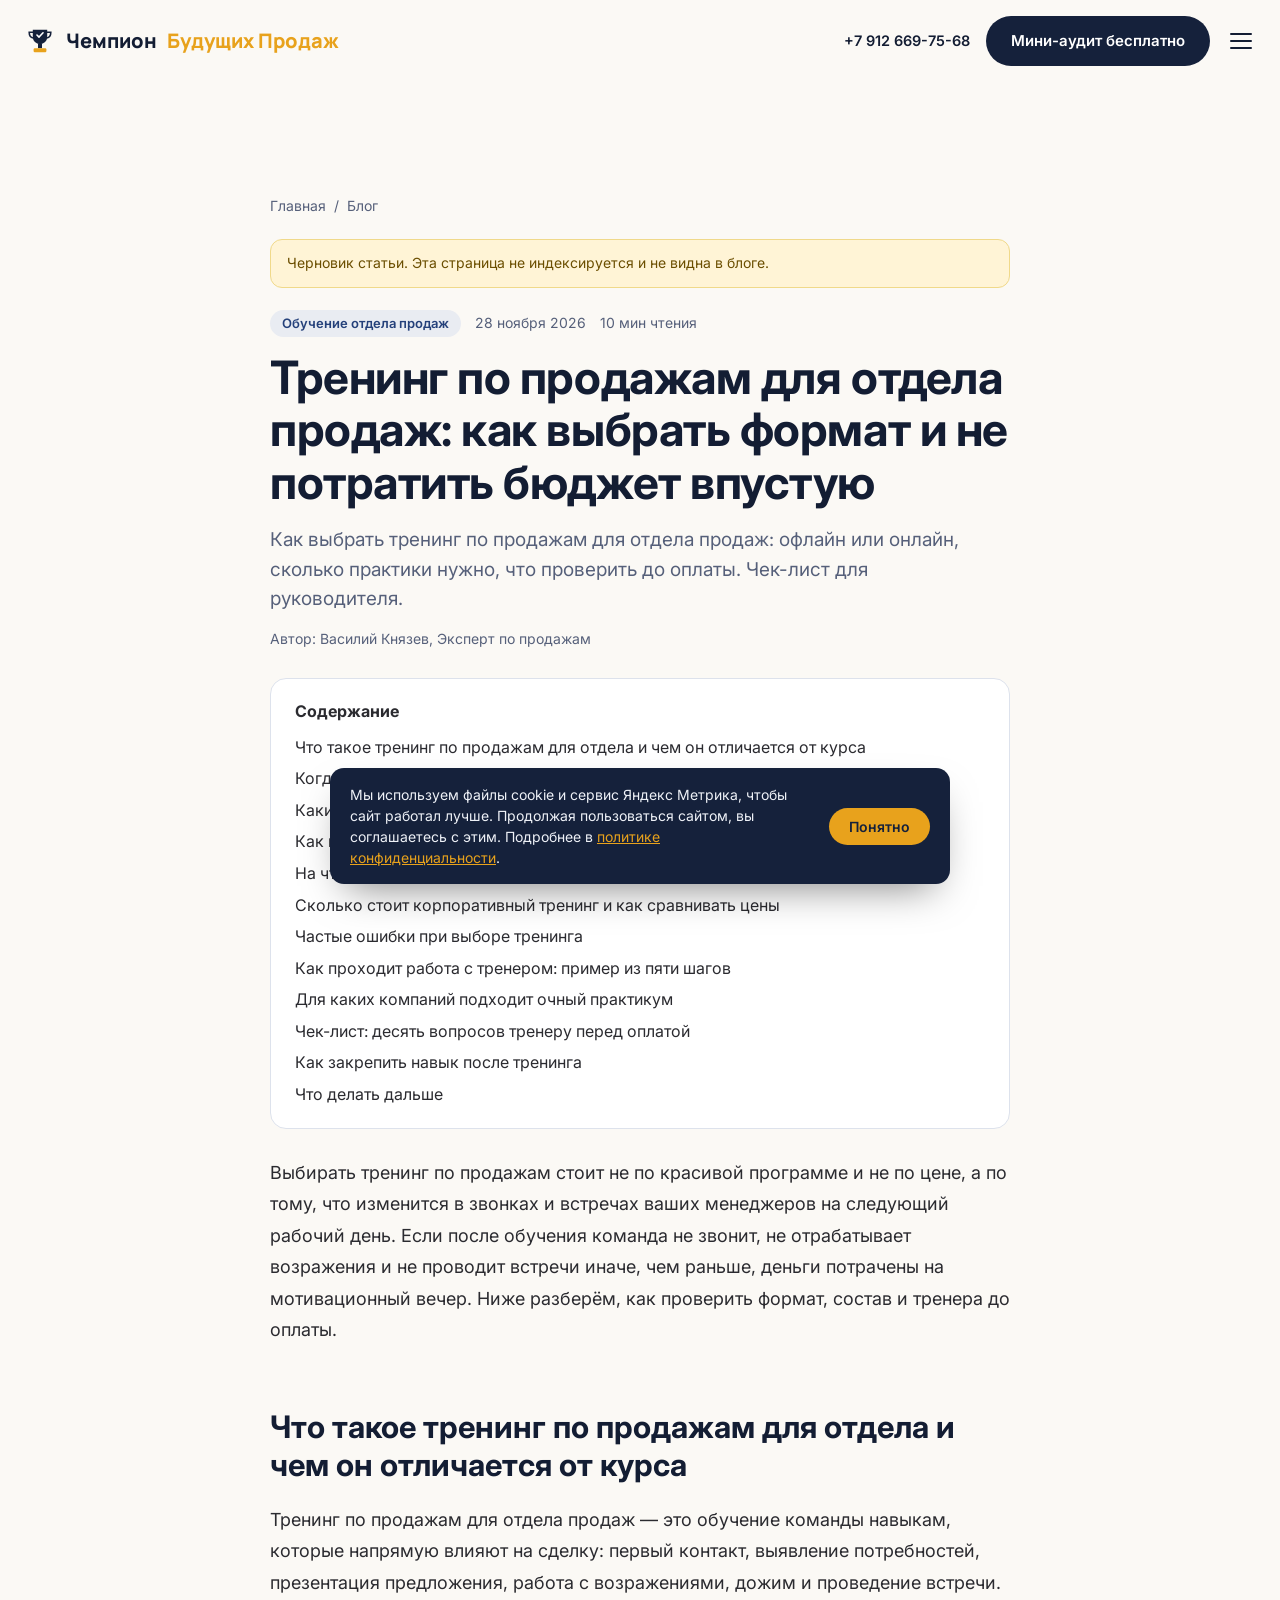
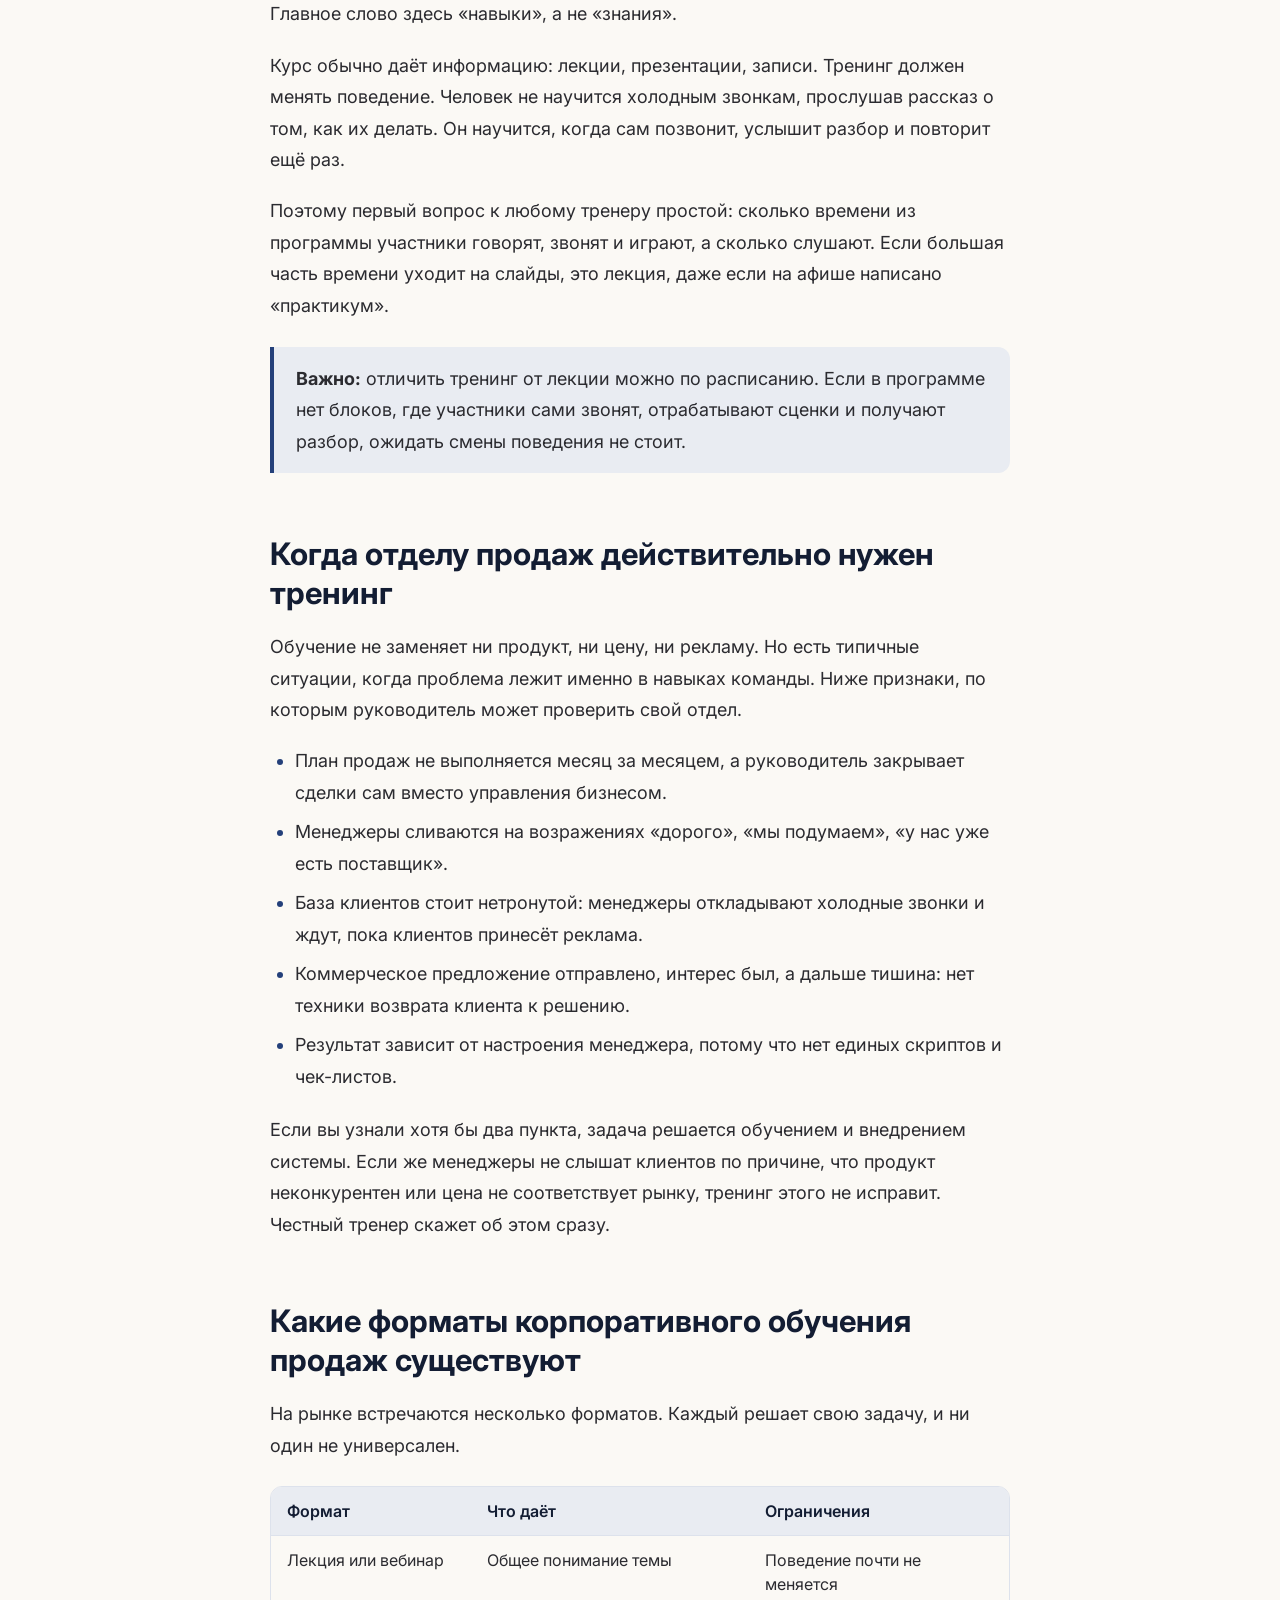
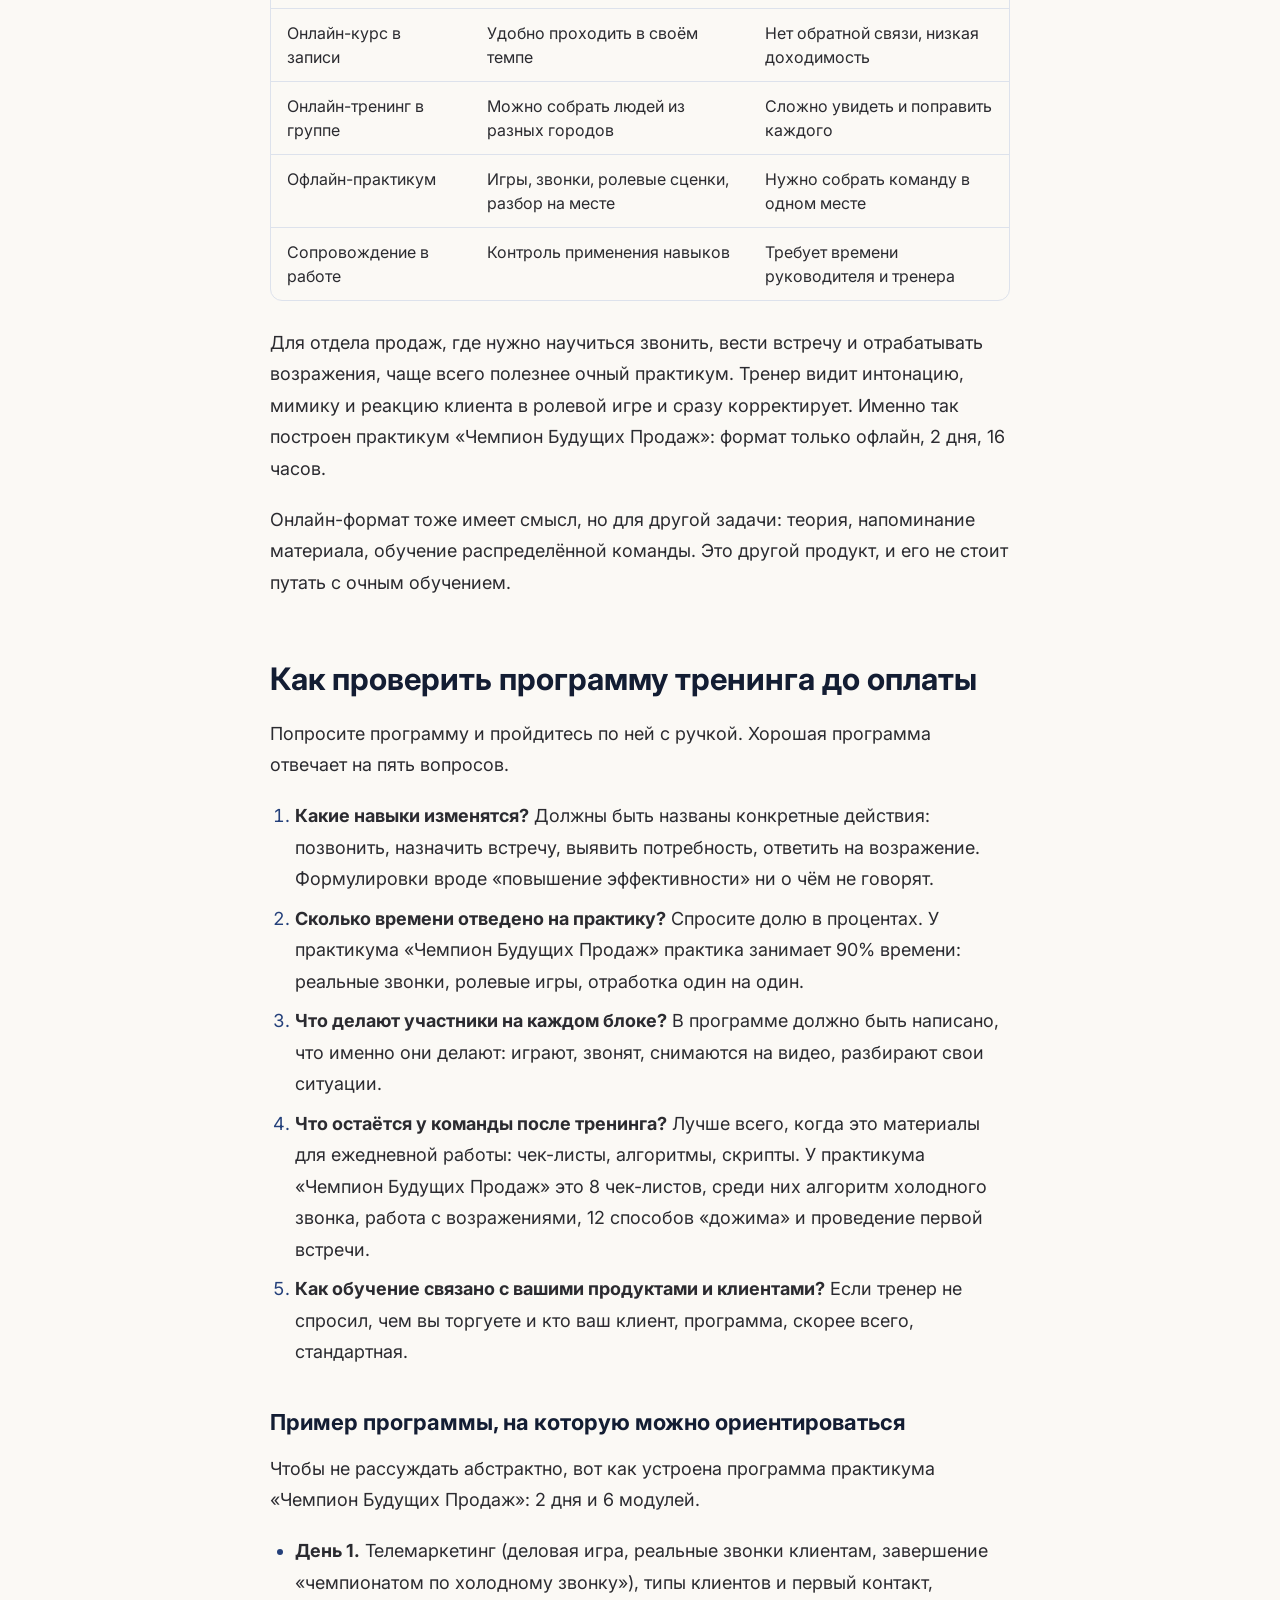
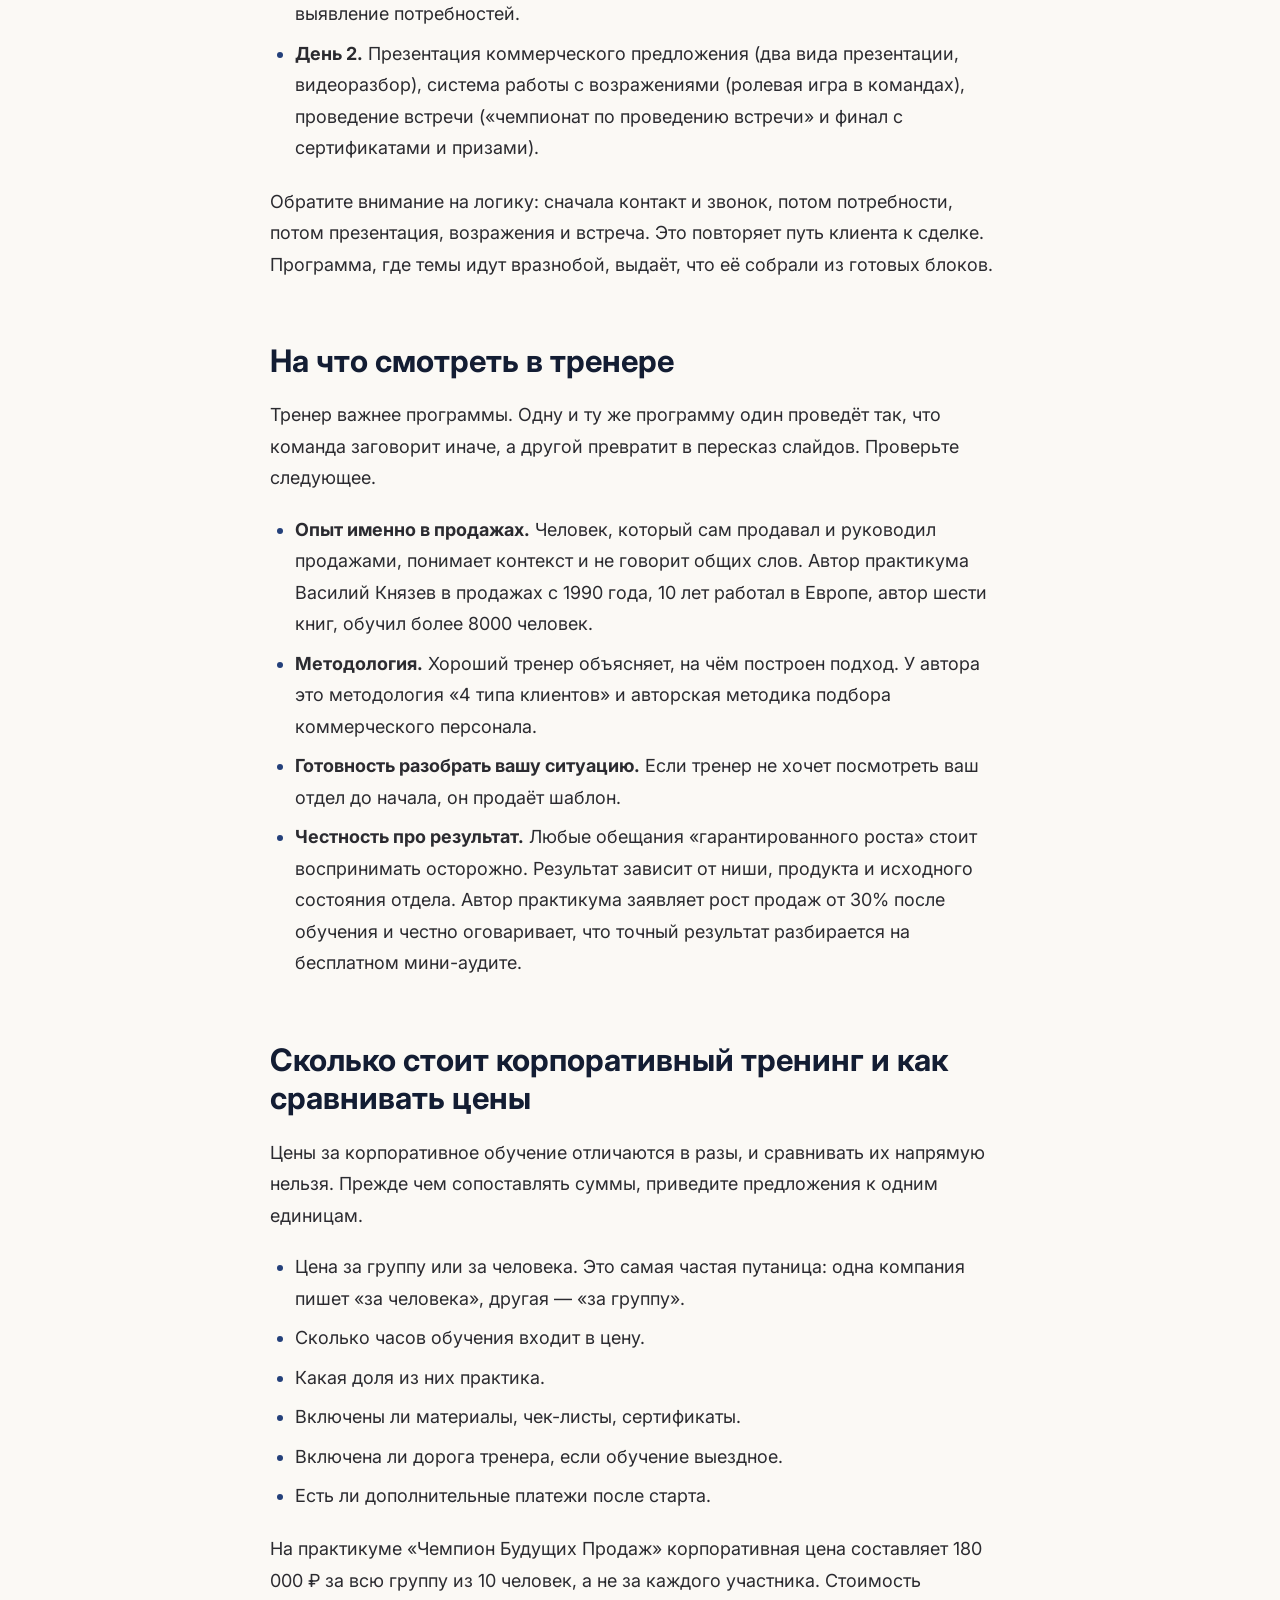
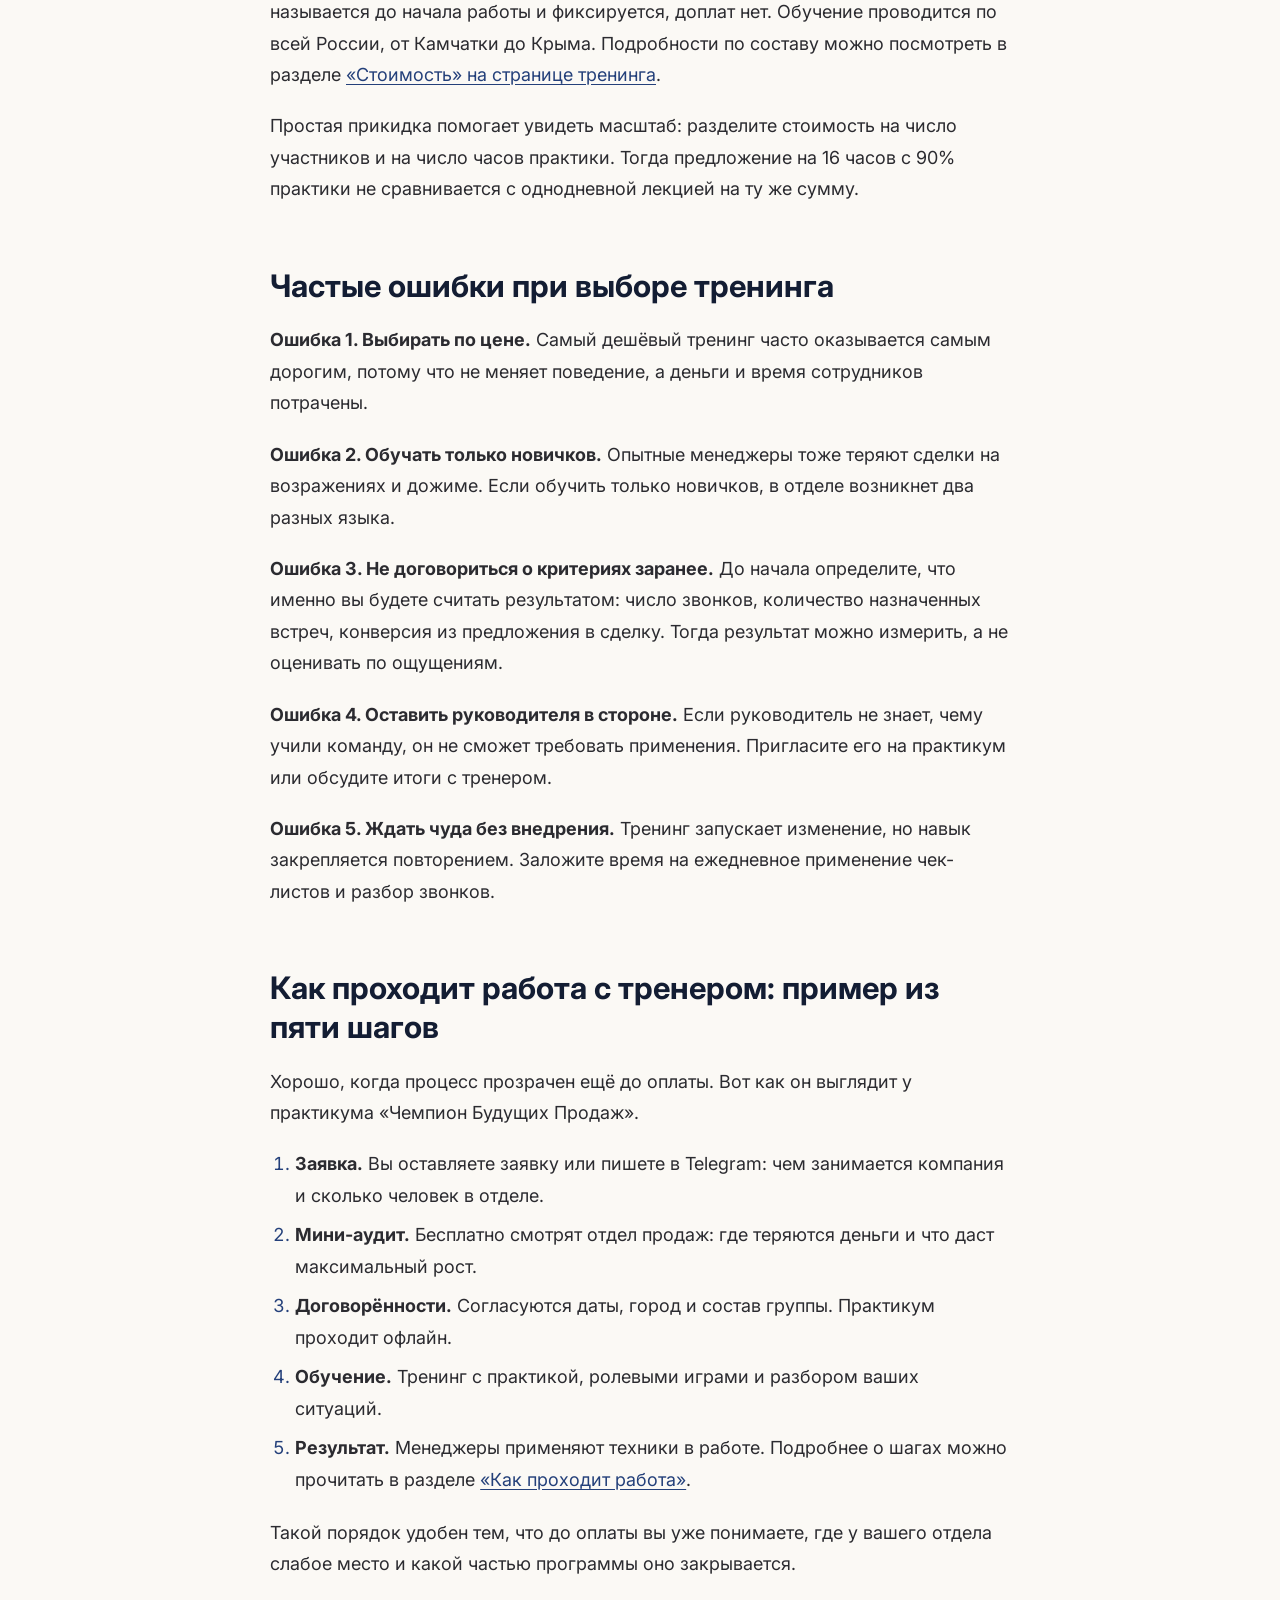
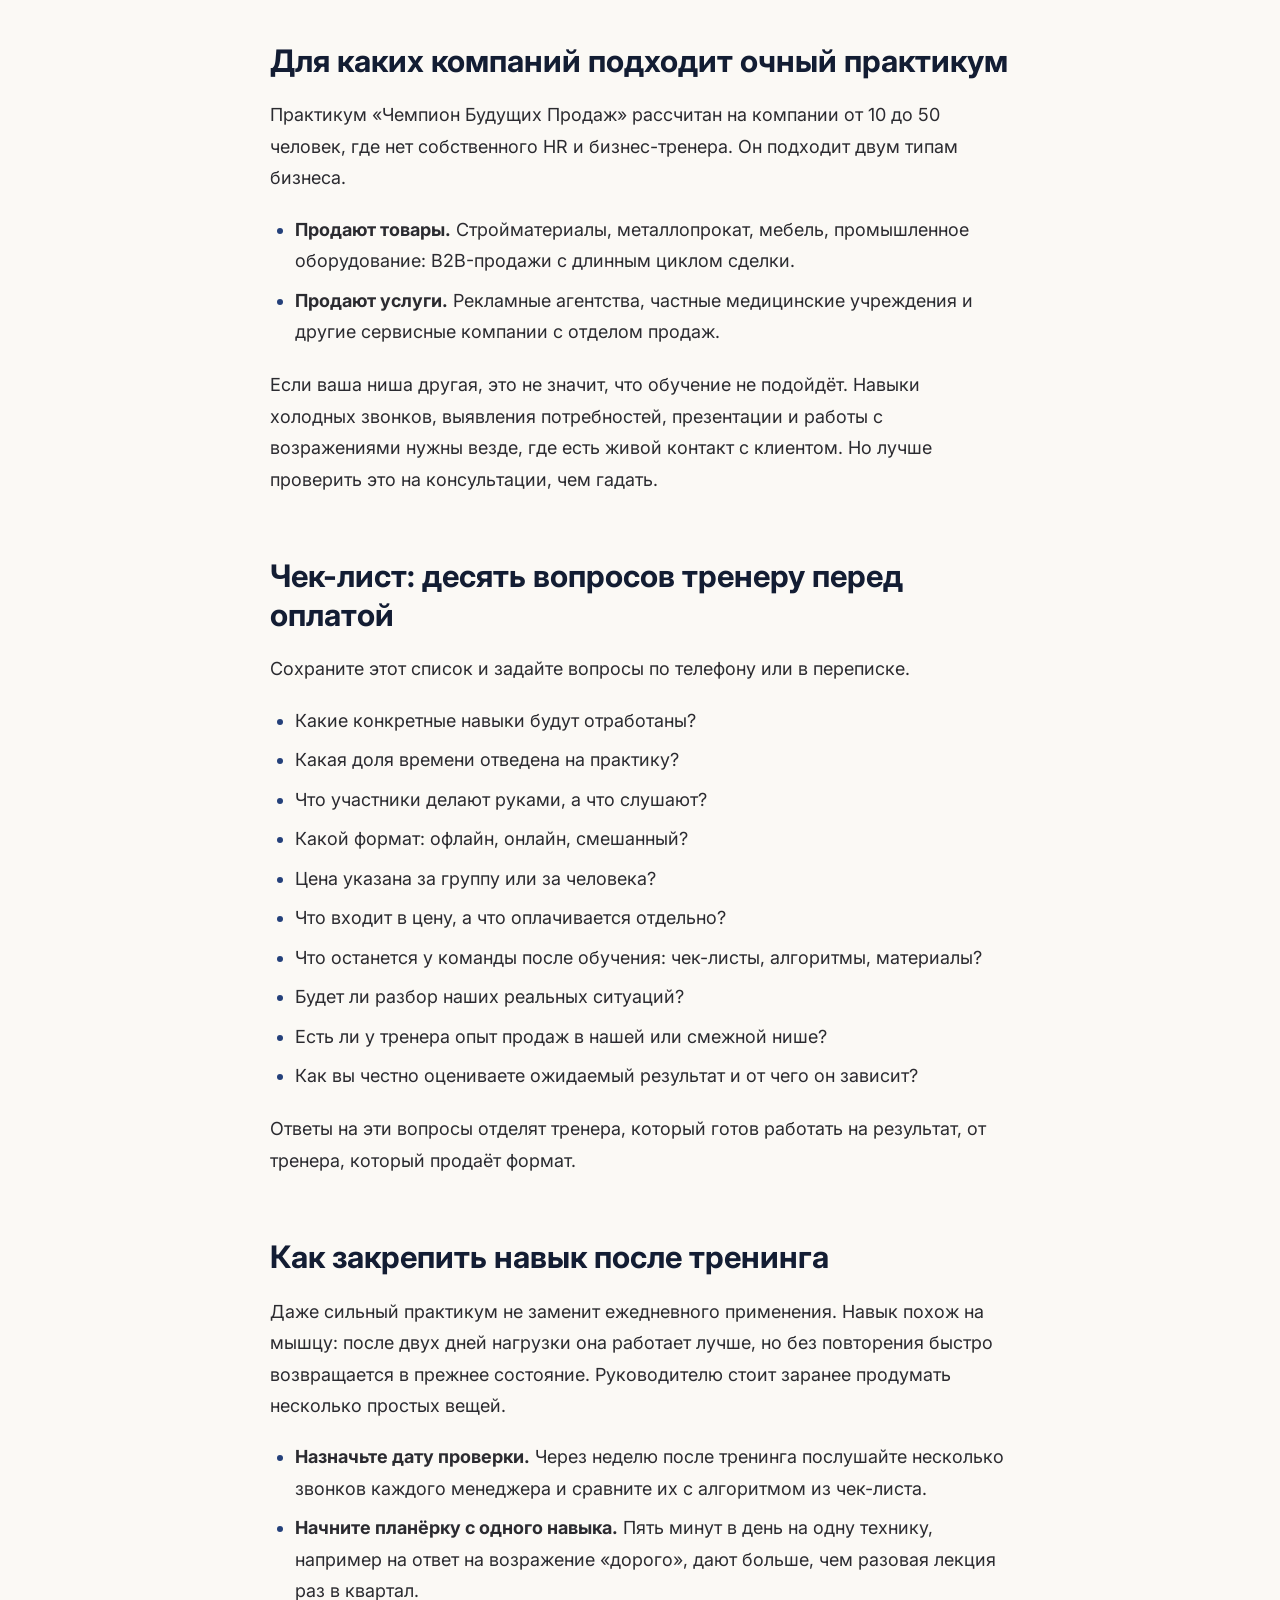
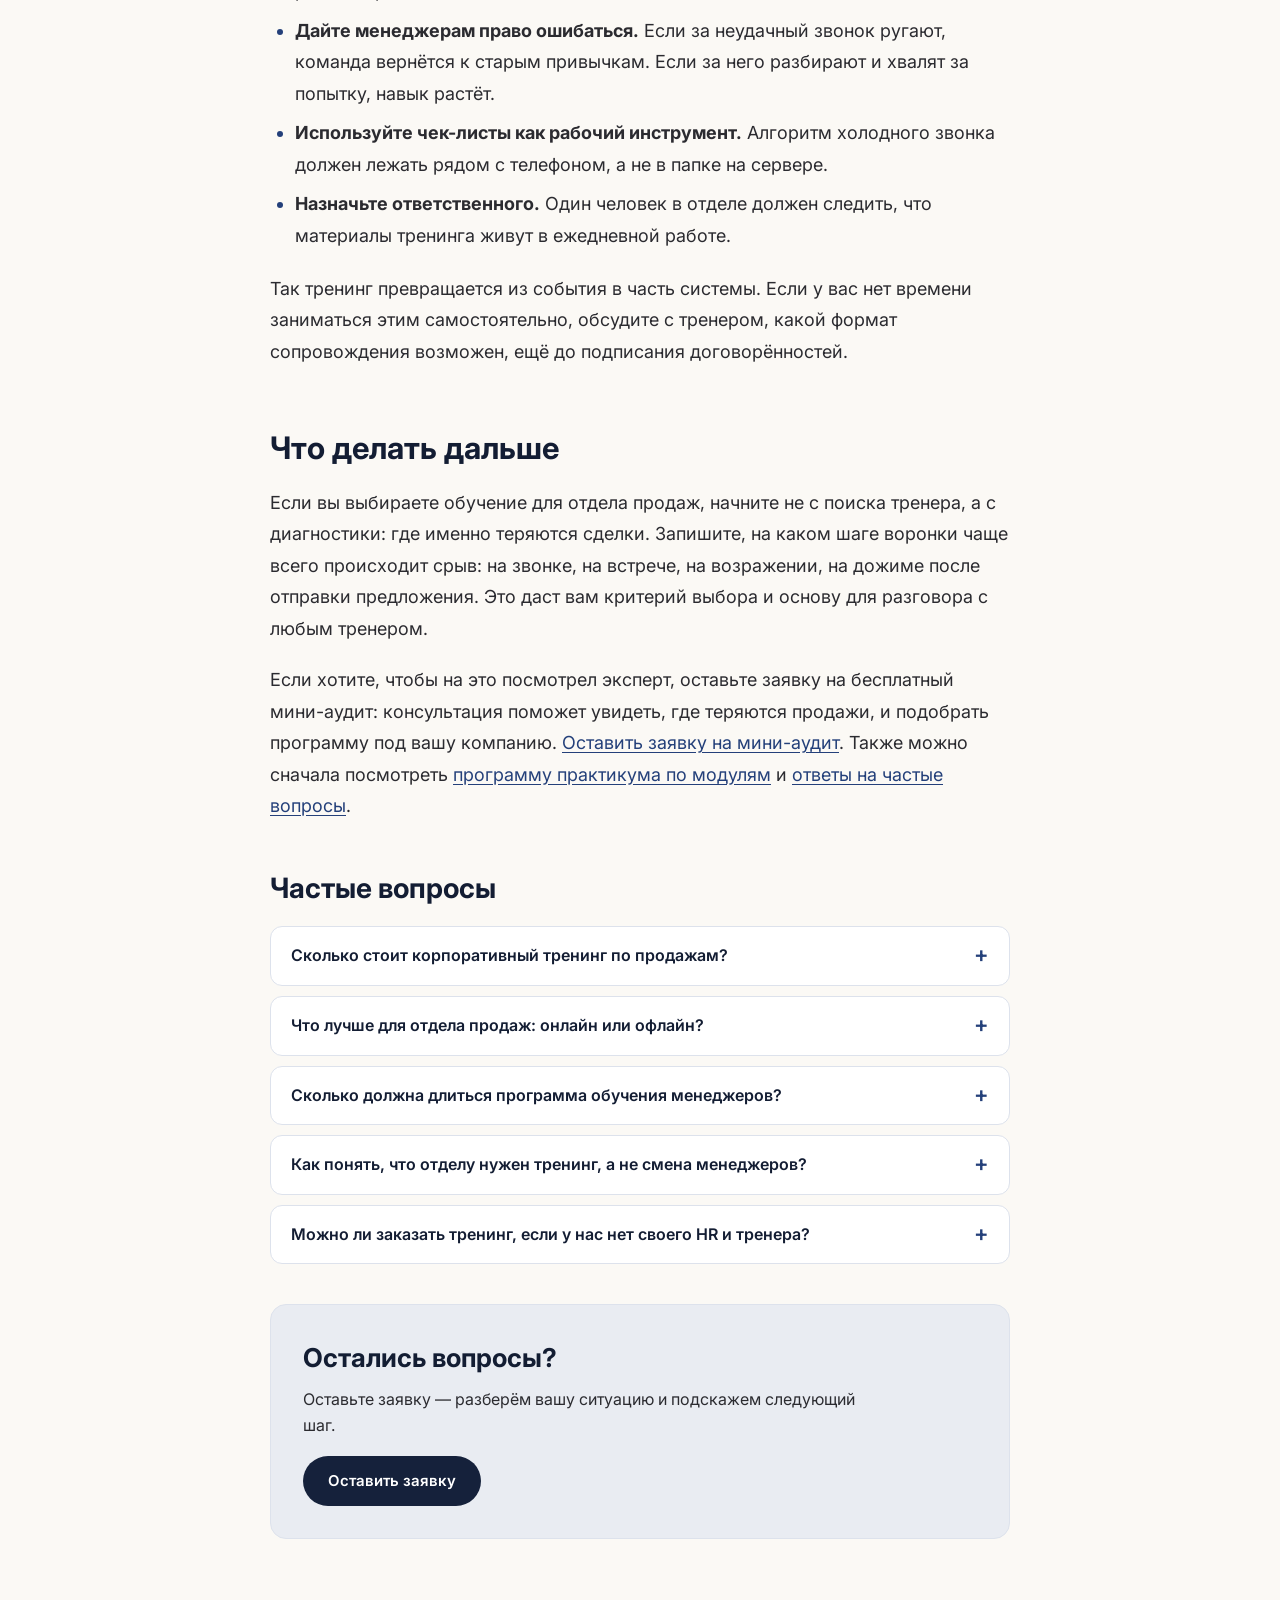
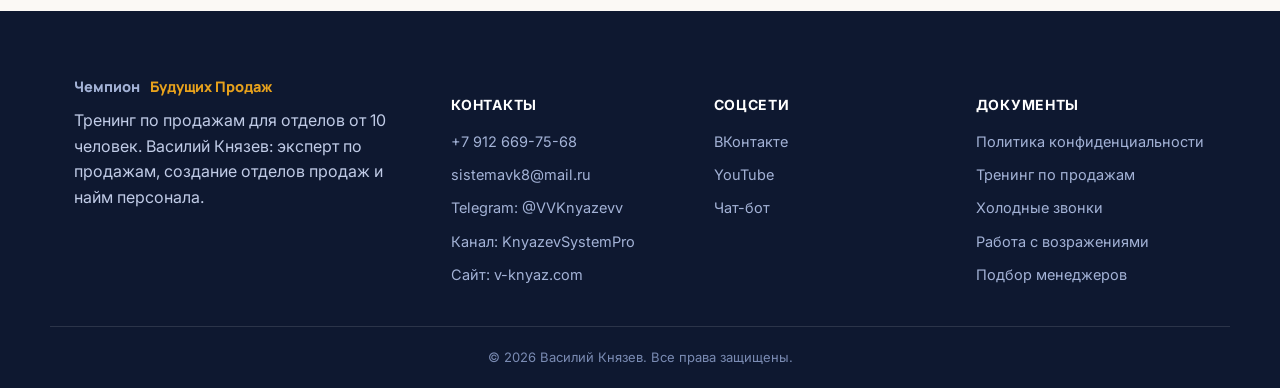
<file: blog/preview/aff3c3cebe19/trening-po-prodazham-dlya-otdela/index.html>
<!DOCTYPE html>
<html lang="ru">
<head>
<meta charset="UTF-8">
<meta name="viewport" content="width=device-width, initial-scale=1.0">
<title>Тренинг по продажам для отдела: как выбрать формат</title>
<meta name="description" content="Как выбрать тренинг по продажам для отдела продаж: офлайн или онлайн, сколько практики нужно, что проверить до оплаты. Чек-лист для руководителя.">
<link rel="canonical" href="https://vknyazevsystem.ru/blog/trening-po-prodazham-dlya-otdela/">
<meta name="robots" content="noindex, nofollow">
<meta property="og:type" content="article">
<meta property="og:title" content="Тренинг по продажам для отдела: как выбрать формат">
<meta property="og:description" content="Как выбрать тренинг по продажам для отдела продаж: офлайн или онлайн, сколько практики нужно, что проверить до оплаты. Чек-лист для руководителя.">
<meta property="og:url" content="https://vknyazevsystem.ru/blog/trening-po-prodazham-dlya-otdela/">
<meta property="og:locale" content="ru_RU">

<link rel="alternate" type="application/rss+xml" title="Чемпион Будущих Продаж — блог" href="https://vknyazevsystem.ru/feed.xml">

<link rel="preconnect" href="https://fonts.googleapis.com">
<link rel="preconnect" href="https://fonts.gstatic.com" crossorigin>
<link href="https://fonts.googleapis.com/css2?family=Manrope:wght@600;700;800&family=Inter:wght@400;500;600;700;800&display=swap" rel="stylesheet">
<link rel="stylesheet" href="/styles.css">
<link rel="stylesheet" href="/blog/blog.css">
<link rel="stylesheet" href="/blog/blog.css">

</head>
<body class="b-page">
<header class="header" id="header">
  <div class="header__inner container">
    <a href="/#" class="logo">
      <svg class="logo__mark" viewBox="0 0 40 40" width="32" height="32" fill="none">
        <path d="M11 6h18v9a9 9 0 01-18 0V6z" fill="currentColor"/>
        <path d="M11 9H6.5c0 4 1.7 6.6 5 7.3M29 9h4.5c0 4-1.7 6.6-5 7.3" stroke="currentColor" stroke-width="2" stroke-linecap="round"/>
        <rect x="17.5" y="23" width="5" height="6" fill="currentColor"/>
        <rect x="12" y="29" width="16" height="5" rx="1.5" fill="#e8a21c"/>
        <path d="M16.2 12.5l2.6 2.6 5-5.4" stroke="#fff" stroke-width="2" stroke-linecap="round" stroke-linejoin="round"/>
      </svg>
      Чемпион <span>Будущих Продаж</span>
    </a>
    <nav class="nav" id="nav">
      <a href="/#pain">Проблемы</a>
      <a href="/#program">Программа</a>
      <a href="/#uslugi">Услуги</a>
      <a href="/#result">Результат</a>
      <a href="/#price">Стоимость</a>
      <a href="/#author">Об авторе</a>
      <a href="/#faq">Вопросы</a>
    <!-- BLOGNAV:START --><a href="/blog/">Блог</a><!-- BLOGNAV:END --></nav>
    <div class="header__actions">
      <a href="https://t.me/VVKnyazevv" target="_blank" rel="noopener" class="header__phone">+7 912 669-75-68</a>
      <a href="/#form" class="btn btn--primary">Мини-аудит бесплатно</a>
      <button class="burger" id="burger" aria-label="Меню"><span></span><span></span><span></span></button>
    </div>
  </div>
</header>
<main class="blog">

<article class="b-article">
  <nav class="b-crumbs" aria-label="Хлебные крошки"><a href="/">Главная</a><span>/</span><a href="/blog/">Блог</a></nav>
  <div class="b-preview">Черновик статьи. Эта страница не индексируется и не видна в блоге.</div>
  <header class="b-head">
    <div class="b-meta"><span class="b-chip">Обучение отдела продаж</span><time datetime="2026-11-28">28 ноября 2026</time><span>10 мин чтения</span></div>
    <h1>Тренинг по продажам для отдела продаж: как выбрать формат и не потратить бюджет впустую</h1>
    <p class="b-lead">Как выбрать тренинг по продажам для отдела продаж: офлайн или онлайн, сколько практики нужно, что проверить до оплаты. Чек-лист для руководителя.</p>
    <p class="b-author">Автор: Василий Князев, Эксперт по продажам</p>
  </header>
  
  <nav class="b-toc" aria-label="Содержание"><strong>Содержание</strong><ol><li><a href="#chto-takoe-trening-po-prodazham-dlya-otdela-i-chem-on-otlich">Что такое тренинг по продажам для отдела и чем он отличается от курса</a></li><li><a href="#kogda-otdelu-prodazh-deystvitelno-nuzhen-trening">Когда отделу продаж действительно нужен тренинг</a></li><li><a href="#kakie-formaty-korporativnogo-obucheniya-prodazh-suschestvuyu">Какие форматы корпоративного обучения продаж существуют</a></li><li><a href="#kak-proverit-programmu-treninga-do-oplaty">Как проверить программу тренинга до оплаты</a></li><li><a href="#na-chto-smotret-v-trenere">На что смотреть в тренере</a></li><li><a href="#skolko-stoit-korporativnyy-trening-i-kak-sravnivat-ceny">Сколько стоит корпоративный тренинг и как сравнивать цены</a></li><li><a href="#chastye-oshibki-pri-vybore-treninga">Частые ошибки при выборе тренинга</a></li><li><a href="#kak-prohodit-rabota-s-trenerom-primer-iz-pyati-shagov">Как проходит работа с тренером: пример из пяти шагов</a></li><li><a href="#dlya-kakih-kompaniy-podhodit-ochnyy-praktikum">Для каких компаний подходит очный практикум</a></li><li><a href="#chek-list-desyat-voprosov-treneru-pered-oplatoy">Чек-лист: десять вопросов тренеру перед оплатой</a></li><li><a href="#kak-zakrepit-navyk-posle-treninga">Как закрепить навык после тренинга</a></li><li><a href="#chto-delat-dalshe">Что делать дальше</a></li></ol></nav>
  <div class="b-content"><p>Выбирать тренинг по продажам стоит не по красивой программе и не по цене, а по тому, что изменится в звонках и встречах ваших менеджеров на следующий рабочий день. Если после обучения команда не звонит, не отрабатывает возражения и не проводит встречи иначе, чем раньше, деньги потрачены на мотивационный вечер. Ниже разберём, как проверить формат, состав и тренера до оплаты.</p>
<h2 id="chto-takoe-trening-po-prodazham-dlya-otdela-i-chem-on-otlich">Что такое тренинг по продажам для отдела и чем он отличается от курса</h2>
<p>Тренинг по продажам для отдела продаж — это обучение команды навыкам, которые напрямую влияют на сделку: первый контакт, выявление потребностей, презентация предложения, работа с возражениями, дожим и проведение встречи. Главное слово здесь «навыки», а не «знания».</p>
<p>Курс обычно даёт информацию: лекции, презентации, записи. Тренинг должен менять поведение. Человек не научится холодным звонкам, прослушав рассказ о том, как их делать. Он научится, когда сам позвонит, услышит разбор и повторит ещё раз.</p>
<p>Поэтому первый вопрос к любому тренеру простой: сколько времени из программы участники говорят, звонят и играют, а сколько слушают. Если большая часть времени уходит на слайды, это лекция, даже если на афише написано «практикум».</p>
<blockquote><p><strong>Важно:</strong> отличить тренинг от лекции можно по расписанию. Если в программе нет блоков, где участники сами звонят, отрабатывают сценки и получают разбор, ожидать смены поведения не стоит.</p></blockquote>
<h2 id="kogda-otdelu-prodazh-deystvitelno-nuzhen-trening">Когда отделу продаж действительно нужен тренинг</h2>
<p>Обучение не заменяет ни продукт, ни цену, ни рекламу. Но есть типичные ситуации, когда проблема лежит именно в навыках команды. Ниже признаки, по которым руководитель может проверить свой отдел.</p>
<ul><li>План продаж не выполняется месяц за месяцем, а руководитель закрывает сделки сам вместо управления бизнесом.</li><li>Менеджеры сливаются на возражениях «дорого», «мы подумаем», «у нас уже есть поставщик».</li><li>База клиентов стоит нетронутой: менеджеры откладывают холодные звонки и ждут, пока клиентов принесёт реклама.</li><li>Коммерческое предложение отправлено, интерес был, а дальше тишина: нет техники возврата клиента к решению.</li><li>Результат зависит от настроения менеджера, потому что нет единых скриптов и чек-листов.</li></ul>
<p>Если вы узнали хотя бы два пункта, задача решается обучением и внедрением системы. Если же менеджеры не слышат клиентов по причине, что продукт неконкурентен или цена не соответствует рынку, тренинг этого не исправит. Честный тренер скажет об этом сразу.</p>
<h2 id="kakie-formaty-korporativnogo-obucheniya-prodazh-suschestvuyu">Какие форматы корпоративного обучения продаж существуют</h2>
<p>На рынке встречаются несколько форматов. Каждый решает свою задачу, и ни один не универсален.</p>
<div class="b-table"><table><thead><tr><th>Формат</th><th>Что даёт</th><th>Ограничения</th></tr></thead><tbody><tr><td>Лекция или вебинар</td><td>Общее понимание темы</td><td>Поведение почти не меняется</td></tr><tr><td>Онлайн-курс в записи</td><td>Удобно проходить в своём темпе</td><td>Нет обратной связи, низкая доходимость</td></tr><tr><td>Онлайн-тренинг в группе</td><td>Можно собрать людей из разных городов</td><td>Сложно увидеть и поправить каждого</td></tr><tr><td>Офлайн-практикум</td><td>Игры, звонки, ролевые сценки, разбор на месте</td><td>Нужно собрать команду в одном месте</td></tr><tr><td>Сопровождение в работе</td><td>Контроль применения навыков</td><td>Требует времени руководителя и тренера</td></tr></tbody></table></div>
<p>Для отдела продаж, где нужно научиться звонить, вести встречу и отрабатывать возражения, чаще всего полезнее очный практикум. Тренер видит интонацию, мимику и реакцию клиента в ролевой игре и сразу корректирует. Именно так построен практикум «Чемпион Будущих Продаж»: формат только офлайн, 2 дня, 16 часов.</p>
<p>Онлайн-формат тоже имеет смысл, но для другой задачи: теория, напоминание материала, обучение распределённой команды. Это другой продукт, и его не стоит путать с очным обучением.</p>
<h2 id="kak-proverit-programmu-treninga-do-oplaty">Как проверить программу тренинга до оплаты</h2>
<p>Попросите программу и пройдитесь по ней с ручкой. Хорошая программа отвечает на пять вопросов.</p>
<ol><li><strong>Какие навыки изменятся?</strong> Должны быть названы конкретные действия: позвонить, назначить встречу, выявить потребность, ответить на возражение. Формулировки вроде «повышение эффективности» ни о чём не говорят.</li><li><strong>Сколько времени отведено на практику?</strong> Спросите долю в процентах. У практикума «Чемпион Будущих Продаж» практика занимает 90% времени: реальные звонки, ролевые игры, отработка один на один.</li><li><strong>Что делают участники на каждом блоке?</strong> В программе должно быть написано, что именно они делают: играют, звонят, снимаются на видео, разбирают свои ситуации.</li><li><strong>Что остаётся у команды после тренинга?</strong> Лучше всего, когда это материалы для ежедневной работы: чек-листы, алгоритмы, скрипты. У практикума «Чемпион Будущих Продаж» это 8 чек-листов, среди них алгоритм холодного звонка, работа с возражениями, 12 способов «дожима» и проведение первой встречи.</li><li><strong>Как обучение связано с вашими продуктами и клиентами?</strong> Если тренер не спросил, чем вы торгуете и кто ваш клиент, программа, скорее всего, стандартная.</li></ol>
<h3 id="primer-programmy-na-kotoruyu-mozhno-orientirovatsya">Пример программы, на которую можно ориентироваться</h3>
<p>Чтобы не рассуждать абстрактно, вот как устроена программа практикума «Чемпион Будущих Продаж»: 2 дня и 6 модулей.</p>
<ul><li><strong>День 1.</strong> Телемаркетинг (деловая игра, реальные звонки клиентам, завершение «чемпионатом по холодному звонку»), типы клиентов и первый контакт, выявление потребностей.</li><li><strong>День 2.</strong> Презентация коммерческого предложения (два вида презентации, видеоразбор), система работы с возражениями (ролевая игра в командах), проведение встречи («чемпионат по проведению встречи» и финал с сертификатами и призами).</li></ul>
<p>Обратите внимание на логику: сначала контакт и звонок, потом потребности, потом презентация, возражения и встреча. Это повторяет путь клиента к сделке. Программа, где темы идут вразнобой, выдаёт, что её собрали из готовых блоков.</p>
<h2 id="na-chto-smotret-v-trenere">На что смотреть в тренере</h2>
<p>Тренер важнее программы. Одну и ту же программу один проведёт так, что команда заговорит иначе, а другой превратит в пересказ слайдов. Проверьте следующее.</p>
<ul><li><strong>Опыт именно в продажах.</strong> Человек, который сам продавал и руководил продажами, понимает контекст и не говорит общих слов. Автор практикума Василий Князев в продажах с 1990 года, 10 лет работал в Европе, автор шести книг, обучил более 8000 человек.</li><li><strong>Методология.</strong> Хороший тренер объясняет, на чём построен подход. У автора это методология «4 типа клиентов» и авторская методика подбора коммерческого персонала.</li><li><strong>Готовность разобрать вашу ситуацию.</strong> Если тренер не хочет посмотреть ваш отдел до начала, он продаёт шаблон.</li><li><strong>Честность про результат.</strong> Любые обещания «гарантированного роста» стоит воспринимать осторожно. Результат зависит от ниши, продукта и исходного состояния отдела. Автор практикума заявляет рост продаж от 30% после обучения и честно оговаривает, что точный результат разбирается на бесплатном мини-аудите.</li></ul>
<h2 id="skolko-stoit-korporativnyy-trening-i-kak-sravnivat-ceny">Сколько стоит корпоративный тренинг и как сравнивать цены</h2>
<p>Цены за корпоративное обучение отличаются в разы, и сравнивать их напрямую нельзя. Прежде чем сопоставлять суммы, приведите предложения к одним единицам.</p>
<ul><li>Цена за группу или за человека. Это самая частая путаница: одна компания пишет «за человека», другая — «за группу».</li><li>Сколько часов обучения входит в цену.</li><li>Какая доля из них практика.</li><li>Включены ли материалы, чек-листы, сертификаты.</li><li>Включена ли дорога тренера, если обучение выездное.</li><li>Есть ли дополнительные платежи после старта.</li></ul>
<p>На практикуме «Чемпион Будущих Продаж» корпоративная цена составляет 180 000 ₽ за всю группу из 10 человек, а не за каждого участника. Стоимость называется до начала работы и фиксируется, доплат нет. Обучение проводится по всей России, от Камчатки до Крыма. Подробности по составу можно посмотреть в разделе <a href="/#price">«Стоимость» на странице тренинга</a>.</p>
<p>Простая прикидка помогает увидеть масштаб: разделите стоимость на число участников и на число часов практики. Тогда предложение на 16 часов с 90% практики не сравнивается с однодневной лекцией на ту же сумму.</p>
<h2 id="chastye-oshibki-pri-vybore-treninga">Частые ошибки при выборе тренинга</h2>
<p><strong>Ошибка 1. Выбирать по цене.</strong> Самый дешёвый тренинг часто оказывается самым дорогим, потому что не меняет поведение, а деньги и время сотрудников потрачены.</p>
<p><strong>Ошибка 2. Обучать только новичков.</strong> Опытные менеджеры тоже теряют сделки на возражениях и дожиме. Если обучить только новичков, в отделе возникнет два разных языка.</p>
<p><strong>Ошибка 3. Не договориться о критериях заранее.</strong> До начала определите, что именно вы будете считать результатом: число звонков, количество назначенных встреч, конверсия из предложения в сделку. Тогда результат можно измерить, а не оценивать по ощущениям.</p>
<p><strong>Ошибка 4. Оставить руководителя в стороне.</strong> Если руководитель не знает, чему учили команду, он не сможет требовать применения. Пригласите его на практикум или обсудите итоги с тренером.</p>
<p><strong>Ошибка 5. Ждать чуда без внедрения.</strong> Тренинг запускает изменение, но навык закрепляется повторением. Заложите время на ежедневное применение чек-листов и разбор звонков.</p>
<h2 id="kak-prohodit-rabota-s-trenerom-primer-iz-pyati-shagov">Как проходит работа с тренером: пример из пяти шагов</h2>
<p>Хорошо, когда процесс прозрачен ещё до оплаты. Вот как он выглядит у практикума «Чемпион Будущих Продаж».</p>
<ol><li><strong>Заявка.</strong> Вы оставляете заявку или пишете в Telegram: чем занимается компания и сколько человек в отделе.</li><li><strong>Мини-аудит.</strong> Бесплатно смотрят отдел продаж: где теряются деньги и что даст максимальный рост.</li><li><strong>Договорённости.</strong> Согласуются даты, город и состав группы. Практикум проходит офлайн.</li><li><strong>Обучение.</strong> Тренинг с практикой, ролевыми играми и разбором ваших ситуаций.</li><li><strong>Результат.</strong> Менеджеры применяют техники в работе. Подробнее о шагах можно прочитать в разделе <a href="/#process">«Как проходит работа»</a>.</li></ol>
<p>Такой порядок удобен тем, что до оплаты вы уже понимаете, где у вашего отдела слабое место и какой частью программы оно закрывается.</p>
<h2 id="dlya-kakih-kompaniy-podhodit-ochnyy-praktikum">Для каких компаний подходит очный практикум</h2>
<p>Практикум «Чемпион Будущих Продаж» рассчитан на компании от 10 до 50 человек, где нет собственного HR и бизнес-тренера. Он подходит двум типам бизнеса.</p>
<ul><li><strong>Продают товары.</strong> Стройматериалы, металлопрокат, мебель, промышленное оборудование: B2B-продажи с длинным циклом сделки.</li><li><strong>Продают услуги.</strong> Рекламные агентства, частные медицинские учреждения и другие сервисные компании с отделом продаж.</li></ul>
<p>Если ваша ниша другая, это не значит, что обучение не подойдёт. Навыки холодных звонков, выявления потребностей, презентации и работы с возражениями нужны везде, где есть живой контакт с клиентом. Но лучше проверить это на консультации, чем гадать.</p>
<h2 id="chek-list-desyat-voprosov-treneru-pered-oplatoy">Чек-лист: десять вопросов тренеру перед оплатой</h2>
<p>Сохраните этот список и задайте вопросы по телефону или в переписке.</p>
<ul><li>Какие конкретные навыки будут отработаны?</li><li>Какая доля времени отведена на практику?</li><li>Что участники делают руками, а что слушают?</li><li>Какой формат: офлайн, онлайн, смешанный?</li><li>Цена указана за группу или за человека?</li><li>Что входит в цену, а что оплачивается отдельно?</li><li>Что останется у команды после обучения: чек-листы, алгоритмы, материалы?</li><li>Будет ли разбор наших реальных ситуаций?</li><li>Есть ли у тренера опыт продаж в нашей или смежной нише?</li><li>Как вы честно оцениваете ожидаемый результат и от чего он зависит?</li></ul>
<p>Ответы на эти вопросы отделят тренера, который готов работать на результат, от тренера, который продаёт формат.</p>
<h2 id="kak-zakrepit-navyk-posle-treninga">Как закрепить навык после тренинга</h2>
<p>Даже сильный практикум не заменит ежедневного применения. Навык похож на мышцу: после двух дней нагрузки она работает лучше, но без повторения быстро возвращается в прежнее состояние. Руководителю стоит заранее продумать несколько простых вещей.</p>
<ul><li><strong>Назначьте дату проверки.</strong> Через неделю после тренинга послушайте несколько звонков каждого менеджера и сравните их с алгоритмом из чек-листа.</li><li><strong>Начните планёрку с одного навыка.</strong> Пять минут в день на одну технику, например на ответ на возражение «дорого», дают больше, чем разовая лекция раз в квартал.</li><li><strong>Дайте менеджерам право ошибаться.</strong> Если за неудачный звонок ругают, команда вернётся к старым привычкам. Если за него разбирают и хвалят за попытку, навык растёт.</li><li><strong>Используйте чек-листы как рабочий инструмент.</strong> Алгоритм холодного звонка должен лежать рядом с телефоном, а не в папке на сервере.</li><li><strong>Назначьте ответственного.</strong> Один человек в отделе должен следить, что материалы тренинга живут в ежедневной работе.</li></ul>
<p>Так тренинг превращается из события в часть системы. Если у вас нет времени заниматься этим самостоятельно, обсудите с тренером, какой формат сопровождения возможен, ещё до подписания договорённостей.</p>
<h2 id="chto-delat-dalshe">Что делать дальше</h2>
<p>Если вы выбираете обучение для отдела продаж, начните не с поиска тренера, а с диагностики: где именно теряются сделки. Запишите, на каком шаге воронки чаще всего происходит срыв: на звонке, на встрече, на возражении, на дожиме после отправки предложения. Это даст вам критерий выбора и основу для разговора с любым тренером.</p>
<p>Если хотите, чтобы на это посмотрел эксперт, оставьте заявку на бесплатный мини-аудит: консультация поможет увидеть, где теряются продажи, и подобрать программу под вашу компанию. <a href="/#form">Оставить заявку на мини-аудит</a>. Также можно сначала посмотреть <a href="/#program">программу практикума по модулям</a> и <a href="/#faq">ответы на частые вопросы</a>.</p></div>
  <section class="b-faq"><h2>Частые вопросы</h2><details><summary>Сколько стоит корпоративный тренинг по продажам?</summary><p>Цены у разных тренеров отличаются в разы, поэтому сравнивайте не сумму, а состав: сколько часов, сколько практики, кто ведёт, что остаётся после. У практикума «Чемпион Будущих Продаж» корпоративная цена 180 000 ₽ за всю группу из 10 человек, а не за каждого участника.</p></details><details><summary>Что лучше для отдела продаж: онлайн или офлайн?</summary><p>Зависит от задачи. Для отработки звонков, ролевых игр и встреч с клиентом полезнее очный формат: тренер видит каждого и сразу поправляет. Онлайн удобнее для теории и напоминаний. Практикум «Чемпион Будущих Продаж» проходит только офлайн.</p></details><details><summary>Сколько должна длиться программа обучения менеджеров?</summary><p>Единого ответа нет. Важнее доля практики и повторение навыка, чем число часов на слайдах. Практикум «Чемпион Будущих Продаж» занимает 2 дня и 16 часов, из них 90% отведено на практику.</p></details><details><summary>Как понять, что отделу нужен тренинг, а не смена менеджеров?</summary><p>Посмотрите, где именно теряются сделки: на звонке, на встрече, на возражении или на дожиме. Если у разных менеджеров повторяется одна и та же ошибка, причина обычно в навыке и системе, а не в людях. Это можно увидеть на мини-аудите.</p></details><details><summary>Можно ли заказать тренинг, если у нас нет своего HR и тренера?</summary><p>Да, для таких компаний практикум и задуман: от 10 до 50 сотрудников, без собственного HR-отдела и бизнес-тренера. Начать можно с бесплатной консультации и мини-аудита отдела продаж.</p></details></section>
  
  <aside class="b-cta"><h2>Остались вопросы?</h2><p>Оставьте заявку — разберём вашу ситуацию и подскажем следующий шаг.</p><a class="btn btn--primary b-cta__btn" href="/#form">Оставить заявку</a></aside>
</article>

</main>
<footer class="footer" id="contacts">
  <div class="container footer__inner">
    <div class="footer__col">
      <a href="/#" class="logo logo--footer">Чемпион <span>Будущих Продаж</span></a>
      <p>Тренинг по продажам для отделов от 10 человек. Василий Князев: эксперт по продажам, создание отделов продаж и найм персонала.</p>
    </div>
    <div class="footer__col">
      <h4>Контакты</h4>
      <a href="tel:+79126697568">+7 912 669-75-68</a>
      <a href="mailto:sistemavk8@mail.ru">sistemavk8@mail.ru</a>
      <a href="https://t.me/VVKnyazevv" target="_blank" rel="noopener">Telegram: @VVKnyazevv</a>
      <a href="https://t.me/KnyazevSystemPro" target="_blank" rel="noopener">Канал: KnyazevSystemPro</a>
      <a href="https://v-knyaz.com/" target="_blank" rel="noopener">Сайт: v-knyaz.com</a>
    </div>
    <div class="footer__col">
      <h4>Соцсети</h4>
      <a href="https://vk.ru/sistemasalesvk" target="_blank" rel="noopener">ВКонтакте</a>
      <a href="https://youtube.com/@sistemasalesvasilyknyazev" target="_blank" rel="noopener">YouTube</a>
      <a href="https://t.me/SystemSVK_bot" target="_blank" rel="noopener">Чат-бот</a>
    </div>
    <div class="footer__col">
      <h4>Документы</h4>
      <a href="/privacy.html">Политика конфиденциальности</a>
      <a href="/uslugi/trening-po-prodazham/">Тренинг по продажам</a>
      <a href="/uslugi/holodnye-zvonki/">Холодные звонки</a>
      <a href="/uslugi/rabota-s-vozrazheniyami/">Работа с возражениями</a>
      <a href="/uslugi/podbor-menedzherov/">Подбор менеджеров</a>
    </div>
  </div>
  <div class="footer__bottom container">
    <span>&copy; <span id="year"></span> Василий Князев. Все права защищены.</span>
  </div>
</footer>
<script src="/script.js" defer></script>
<!-- Yandex.Metrika counter -->
<script>
(function(m,e,t,r,i,k,a){m[i]=m[i]||function(){(m[i].a=m[i].a||[]).push(arguments)};
m[i].l=1*new Date();for(var j=0;j<document.scripts.length;j++){if(document.scripts[j].src===r){return;}}
k=e.createElement(t),a=e.getElementsByTagName(t)[0],k.async=1,k.src=r,a.parentNode.insertBefore(k,a)})
(window,document,"script","https://mc.yandex.ru/metrika/tag.js","ym");
ym(114359533,"init",{clickmap:true,trackLinks:true,accurateTrackBounce:true,webvisor:true});
</script>
<noscript><div><img src="https://mc.yandex.ru/watch/114359533" style="position:absolute;left:-9999px" alt=""></div></noscript>
<!-- /Yandex.Metrika counter -->
</body>
</html>
</file>
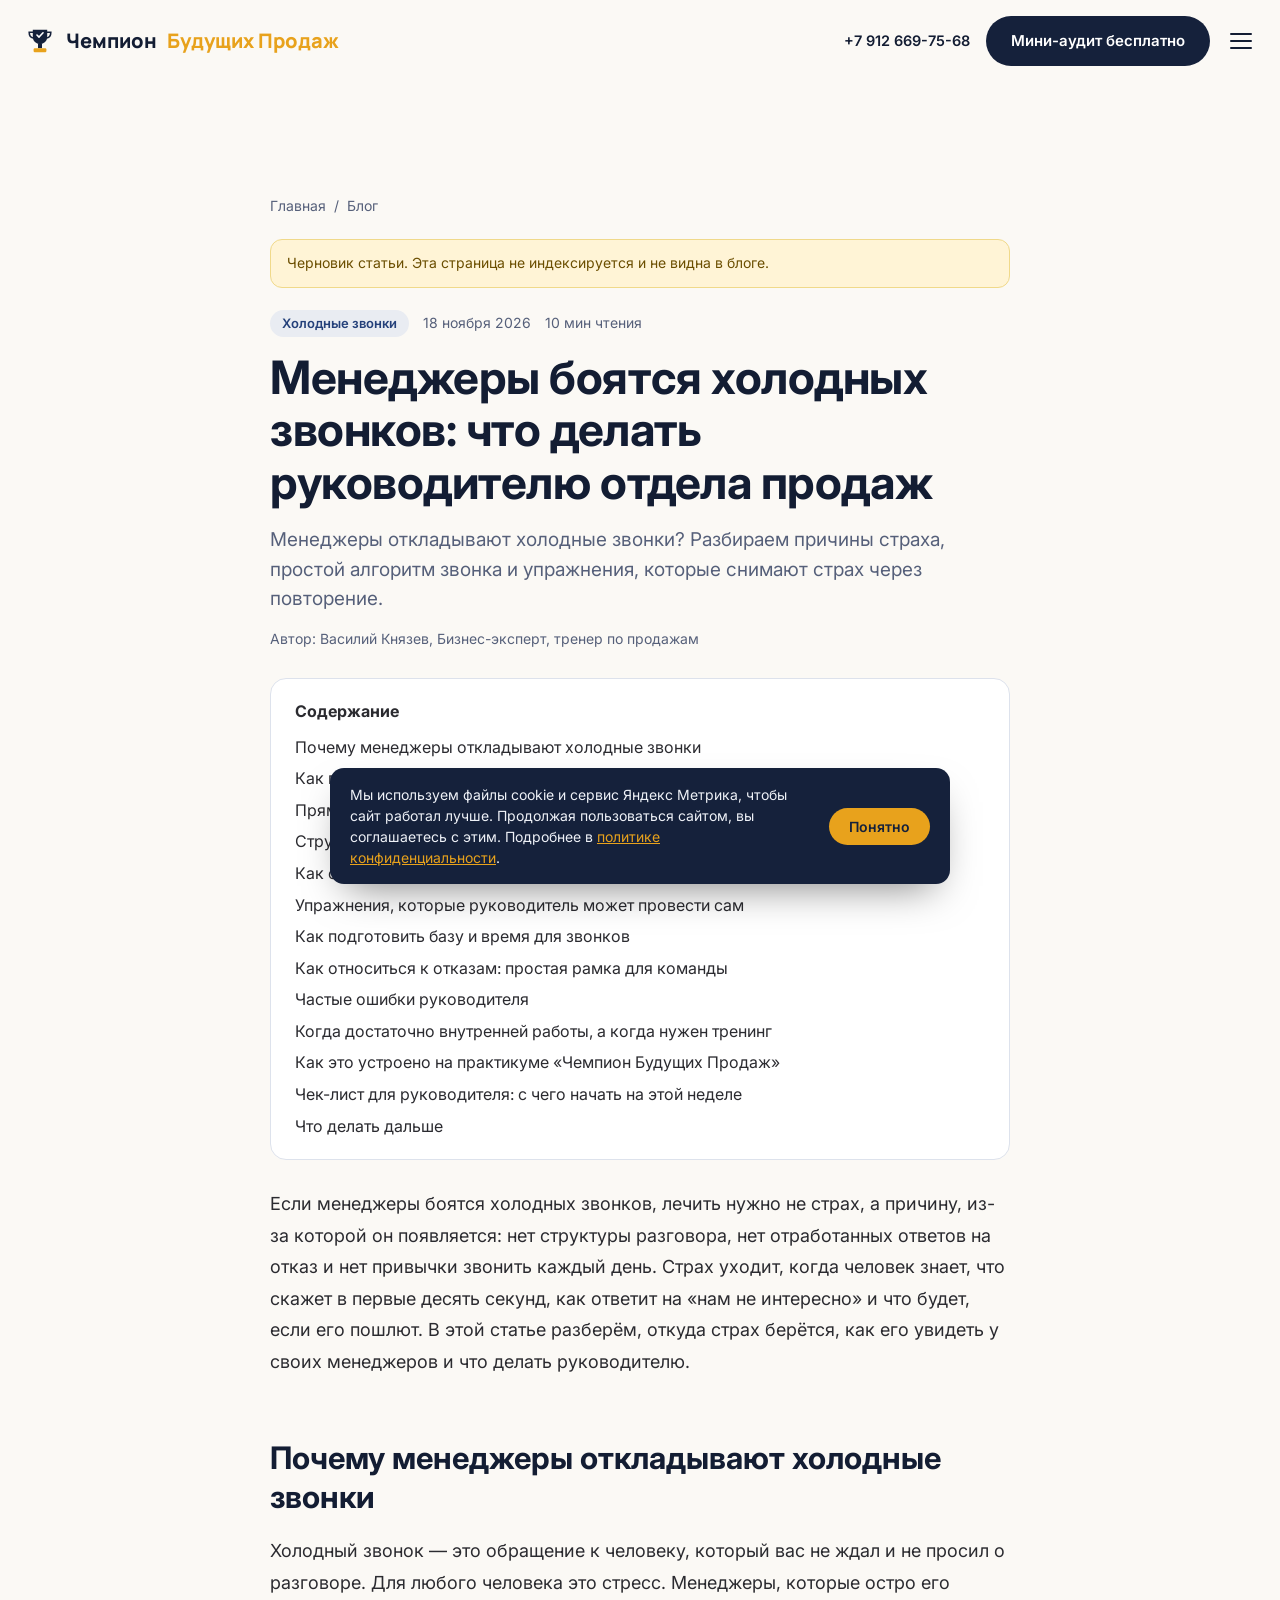
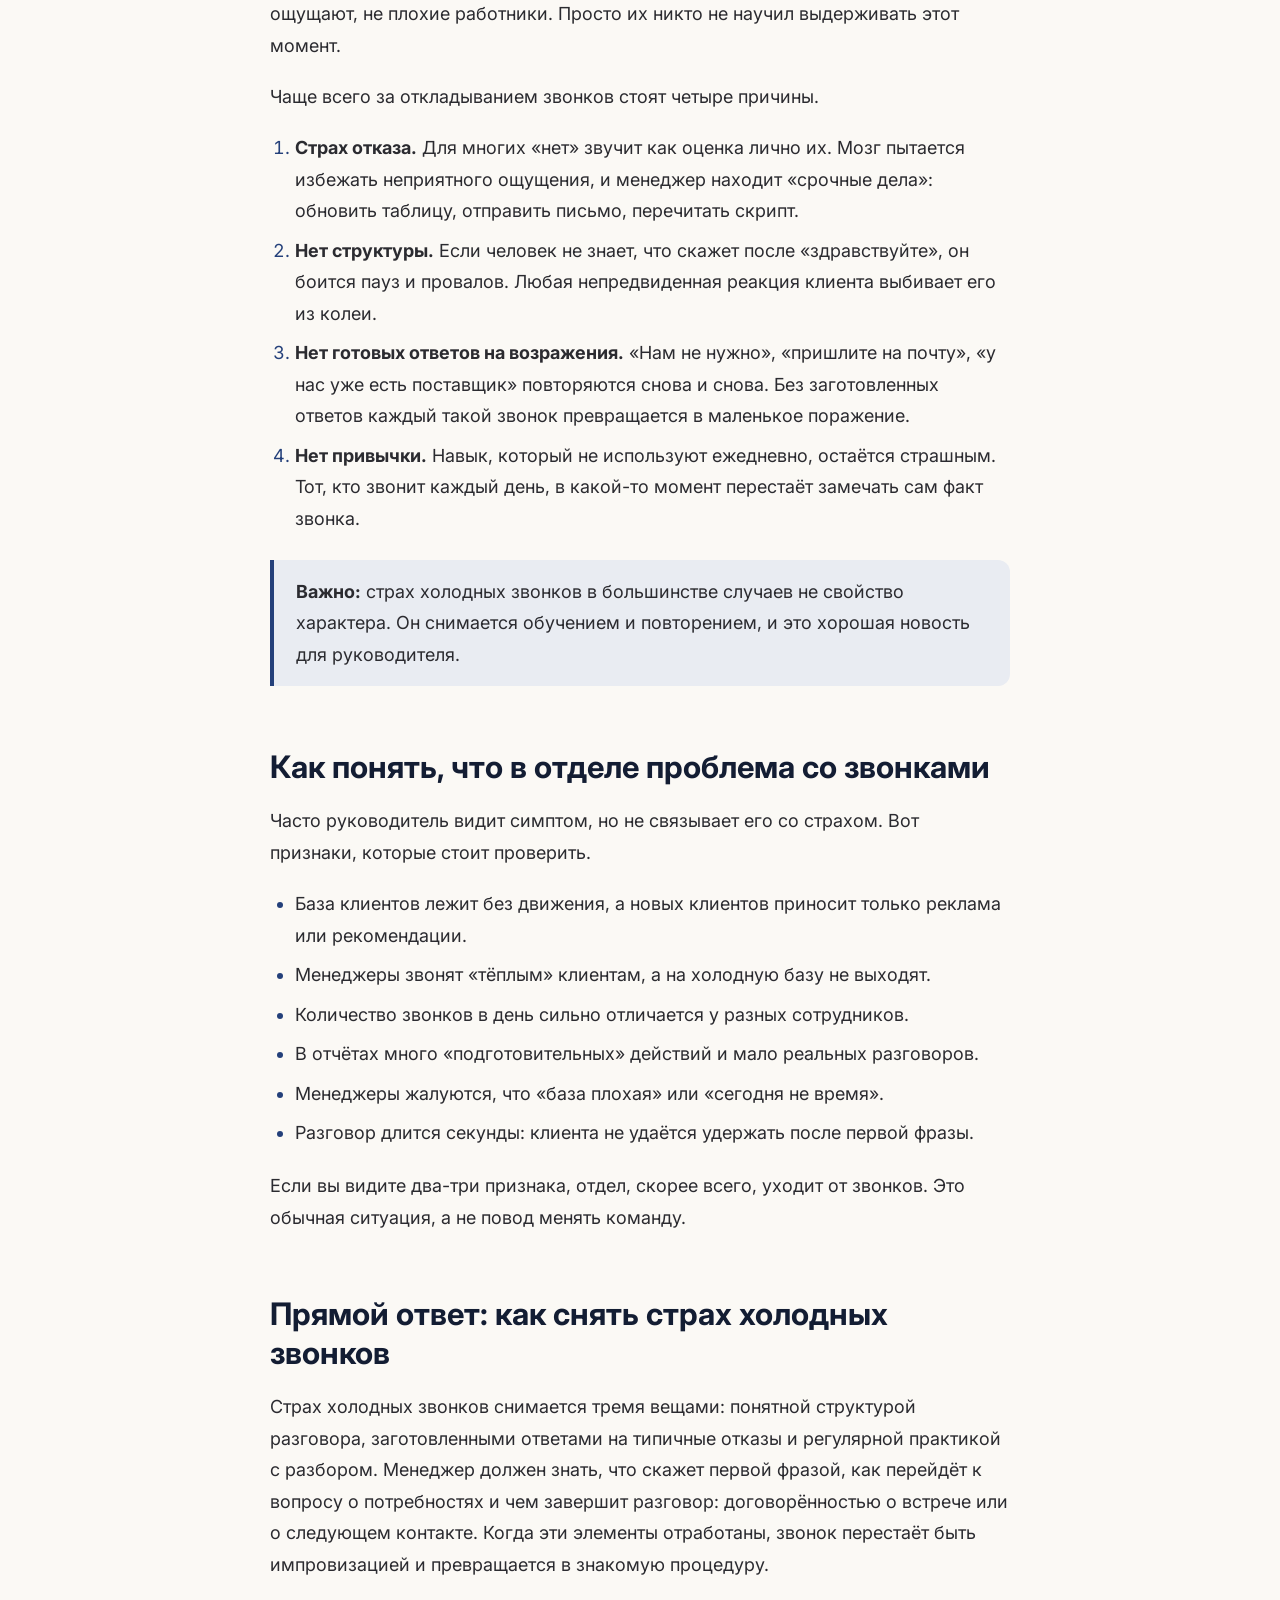
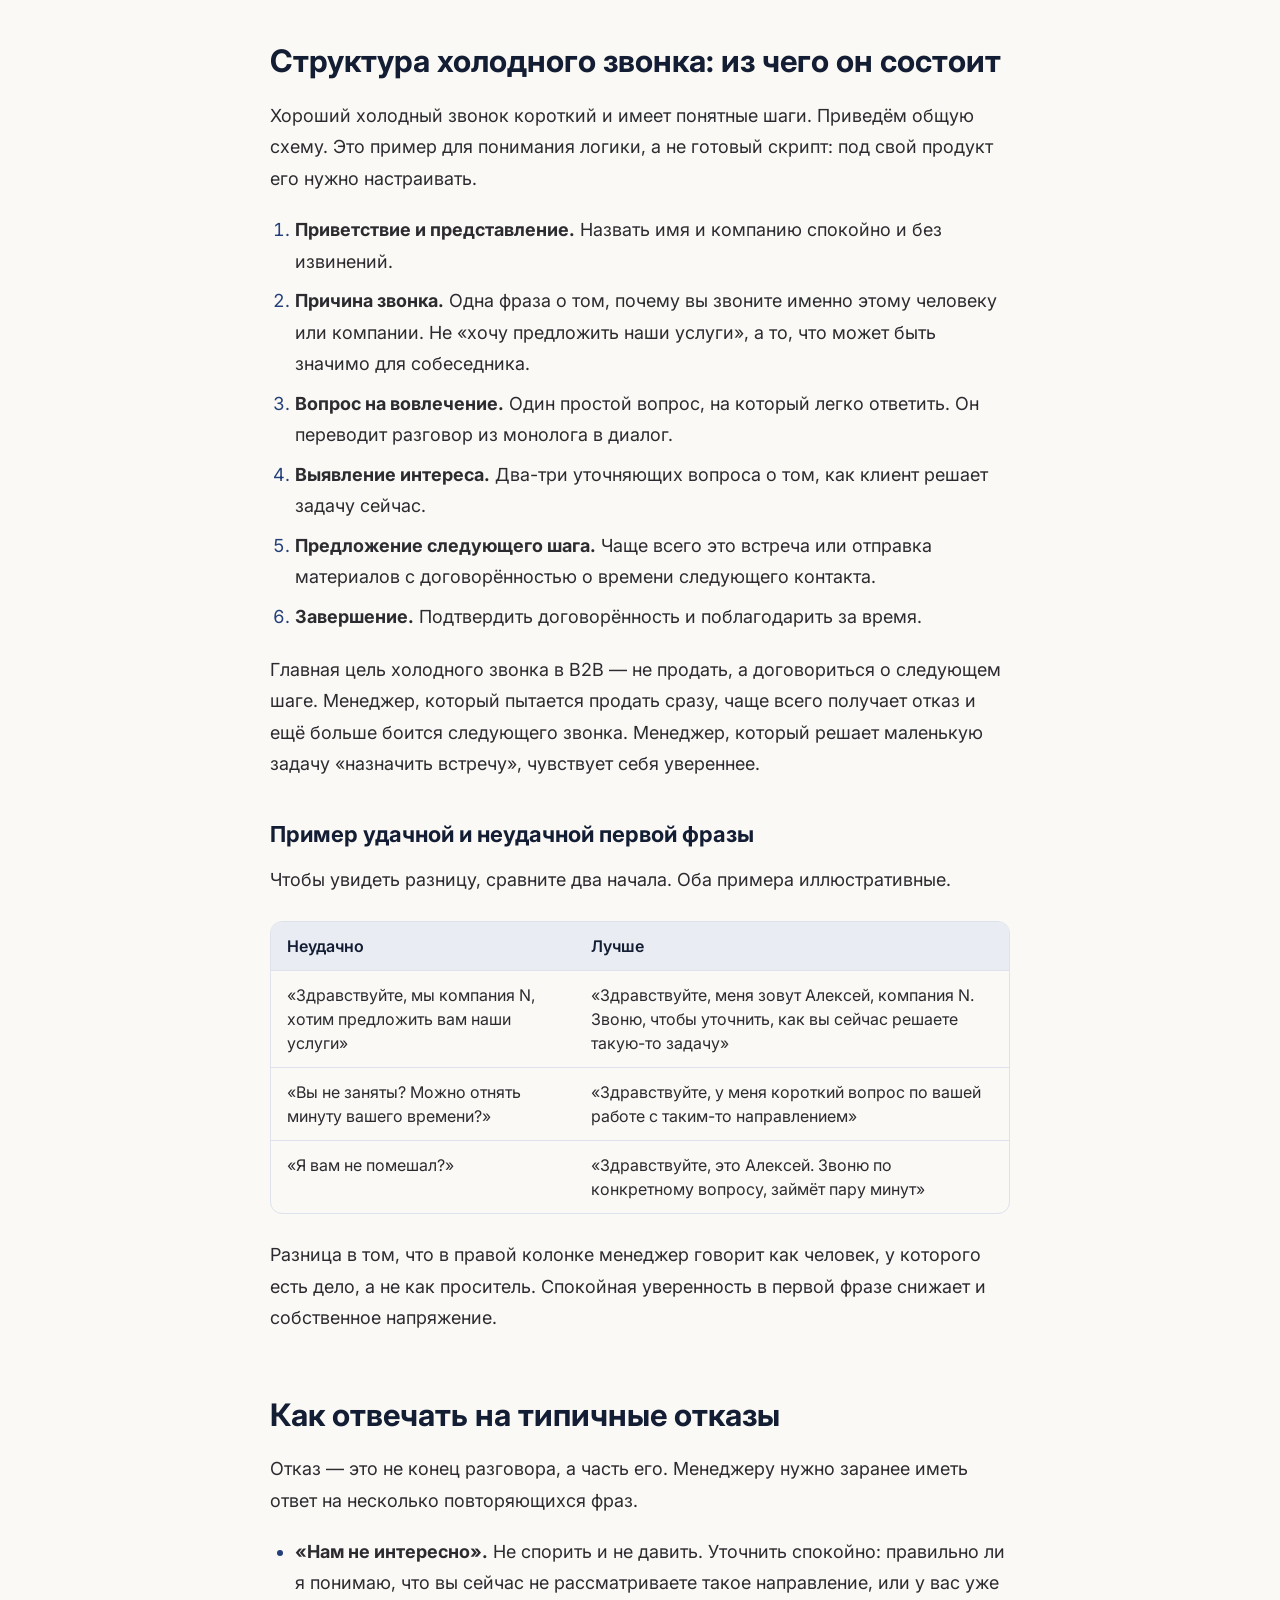
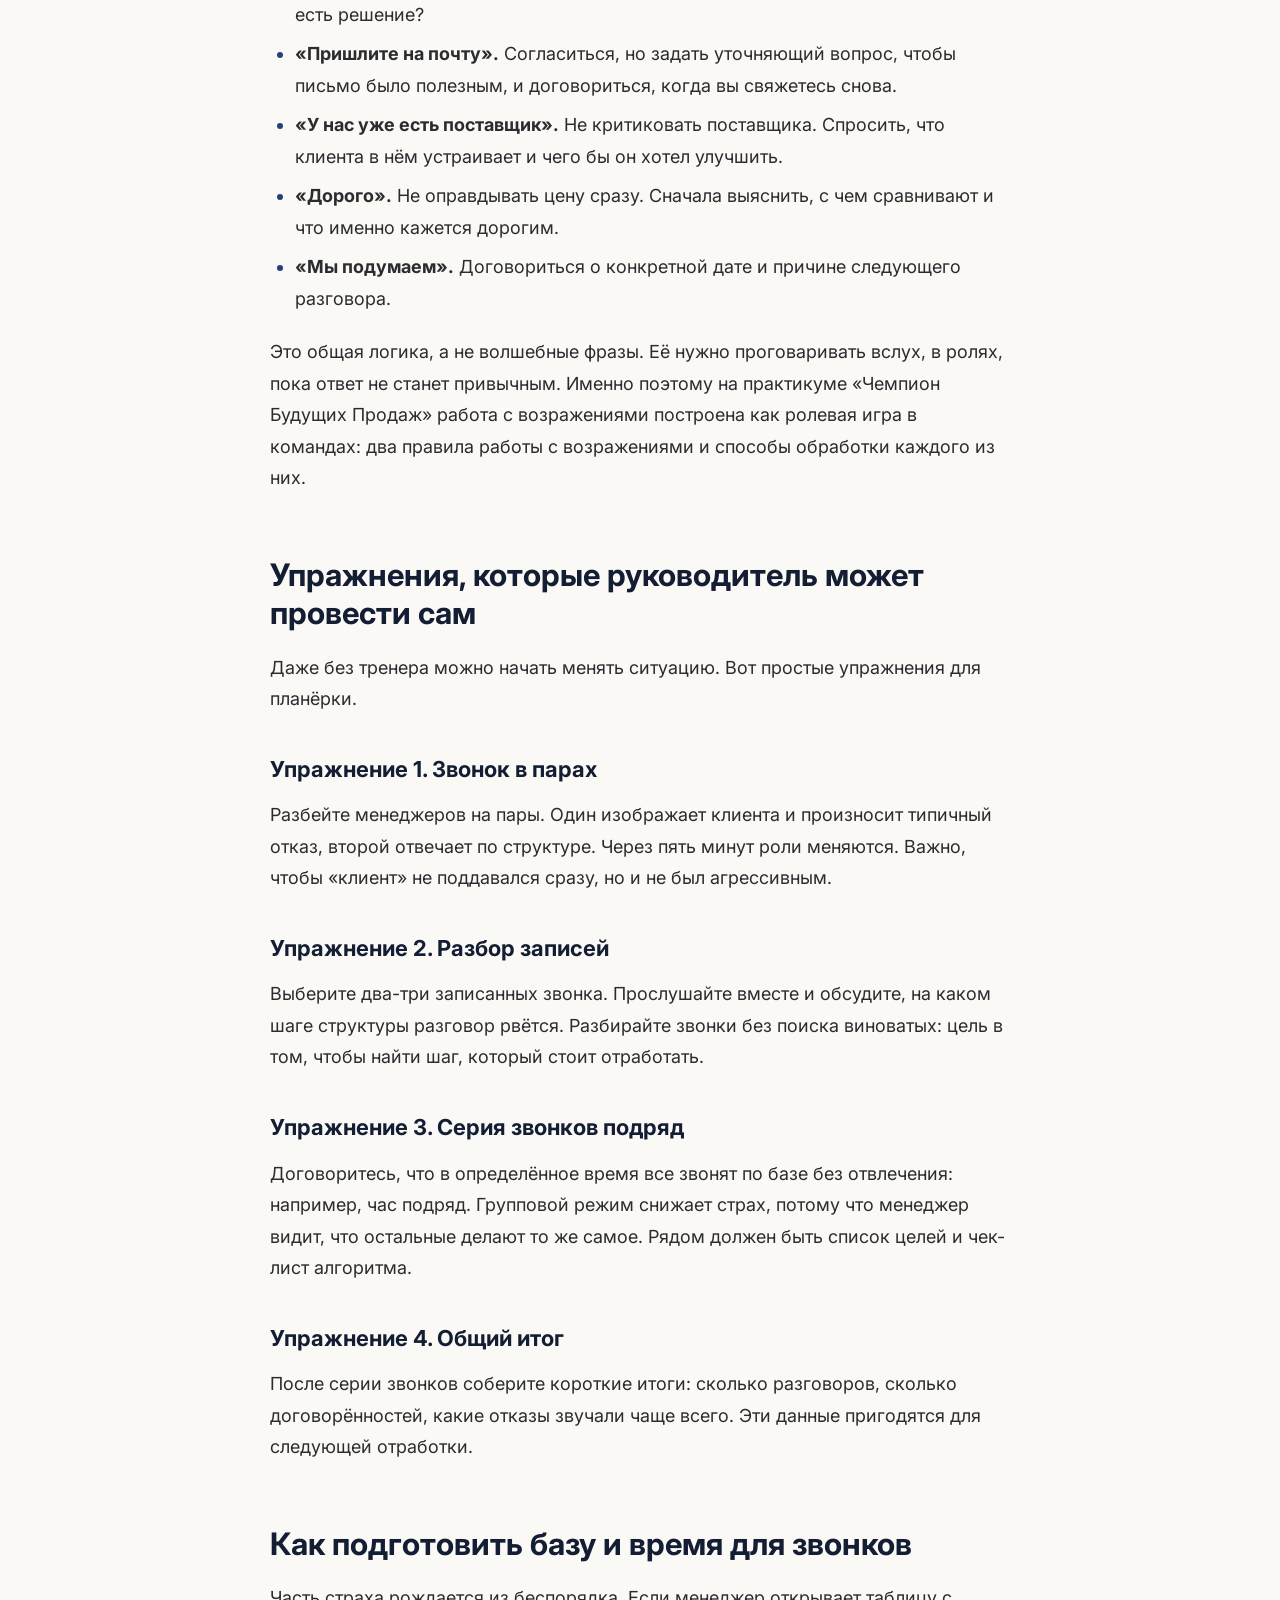
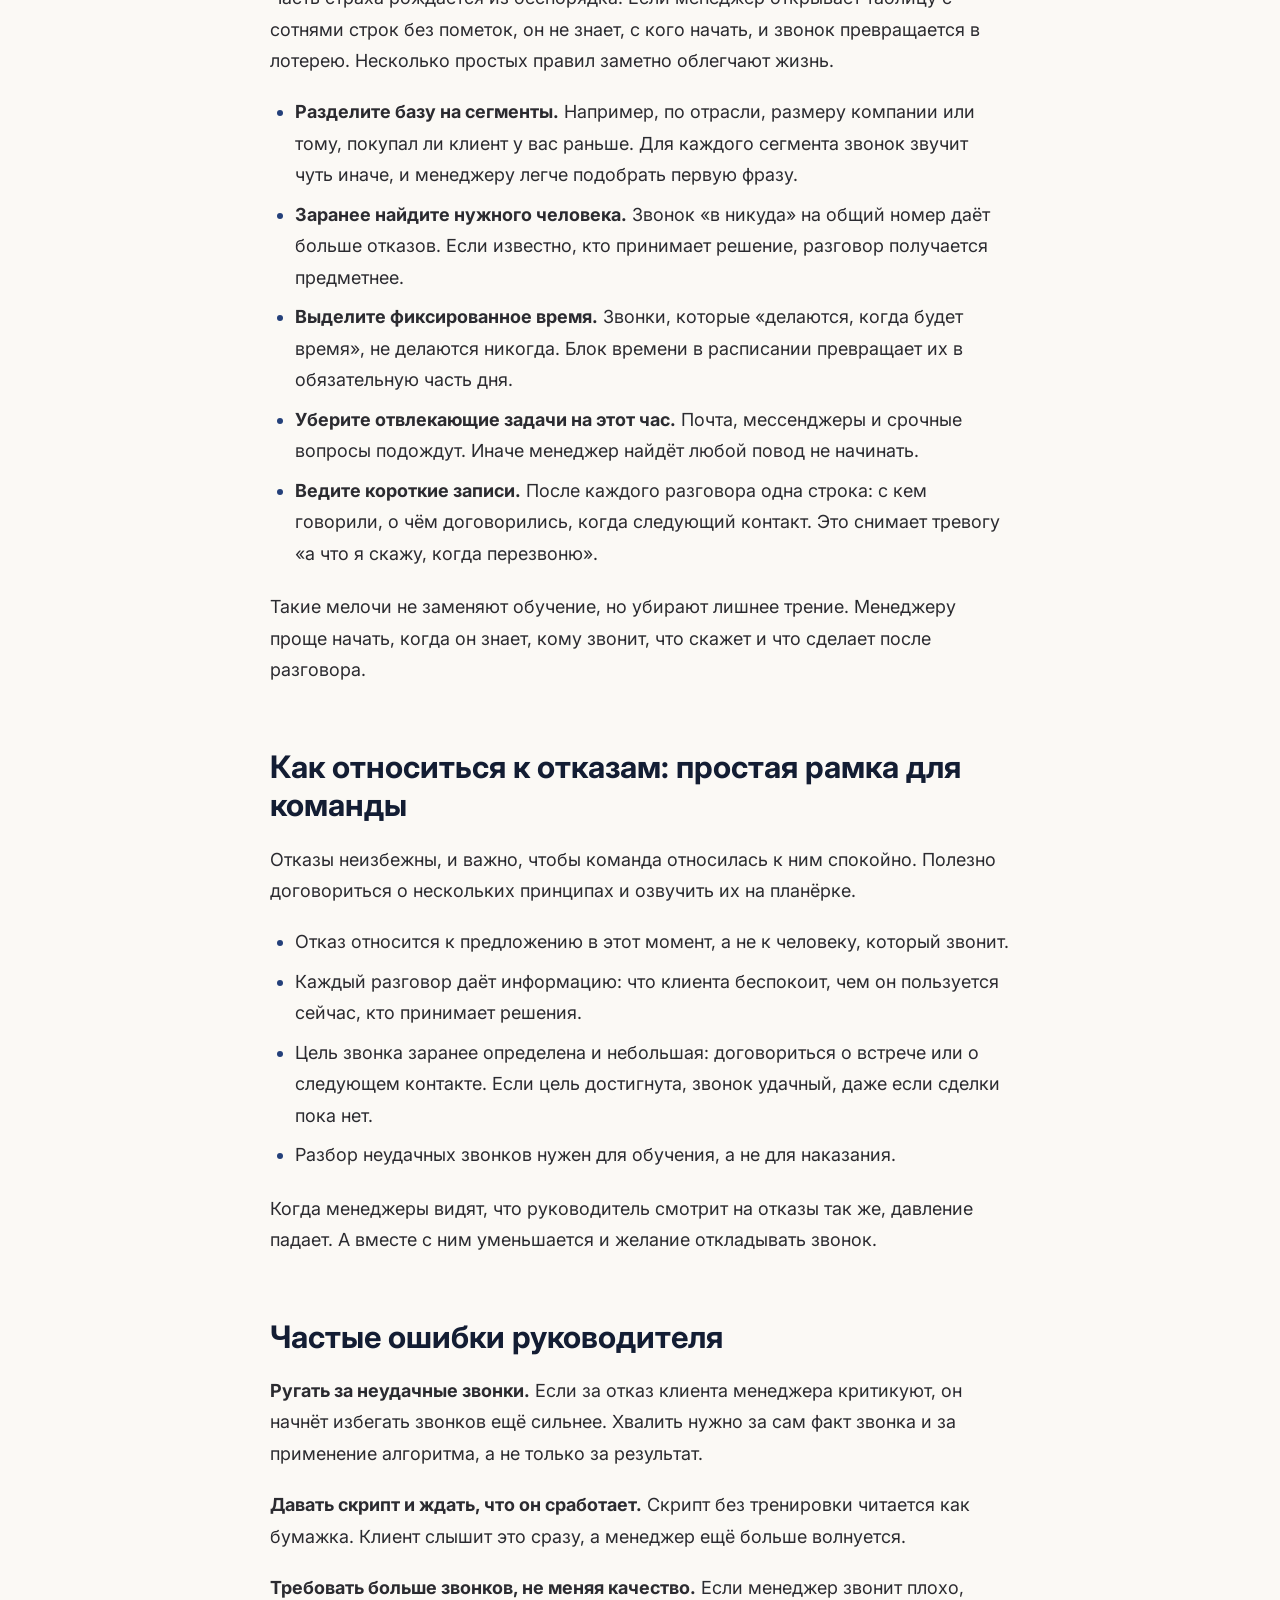
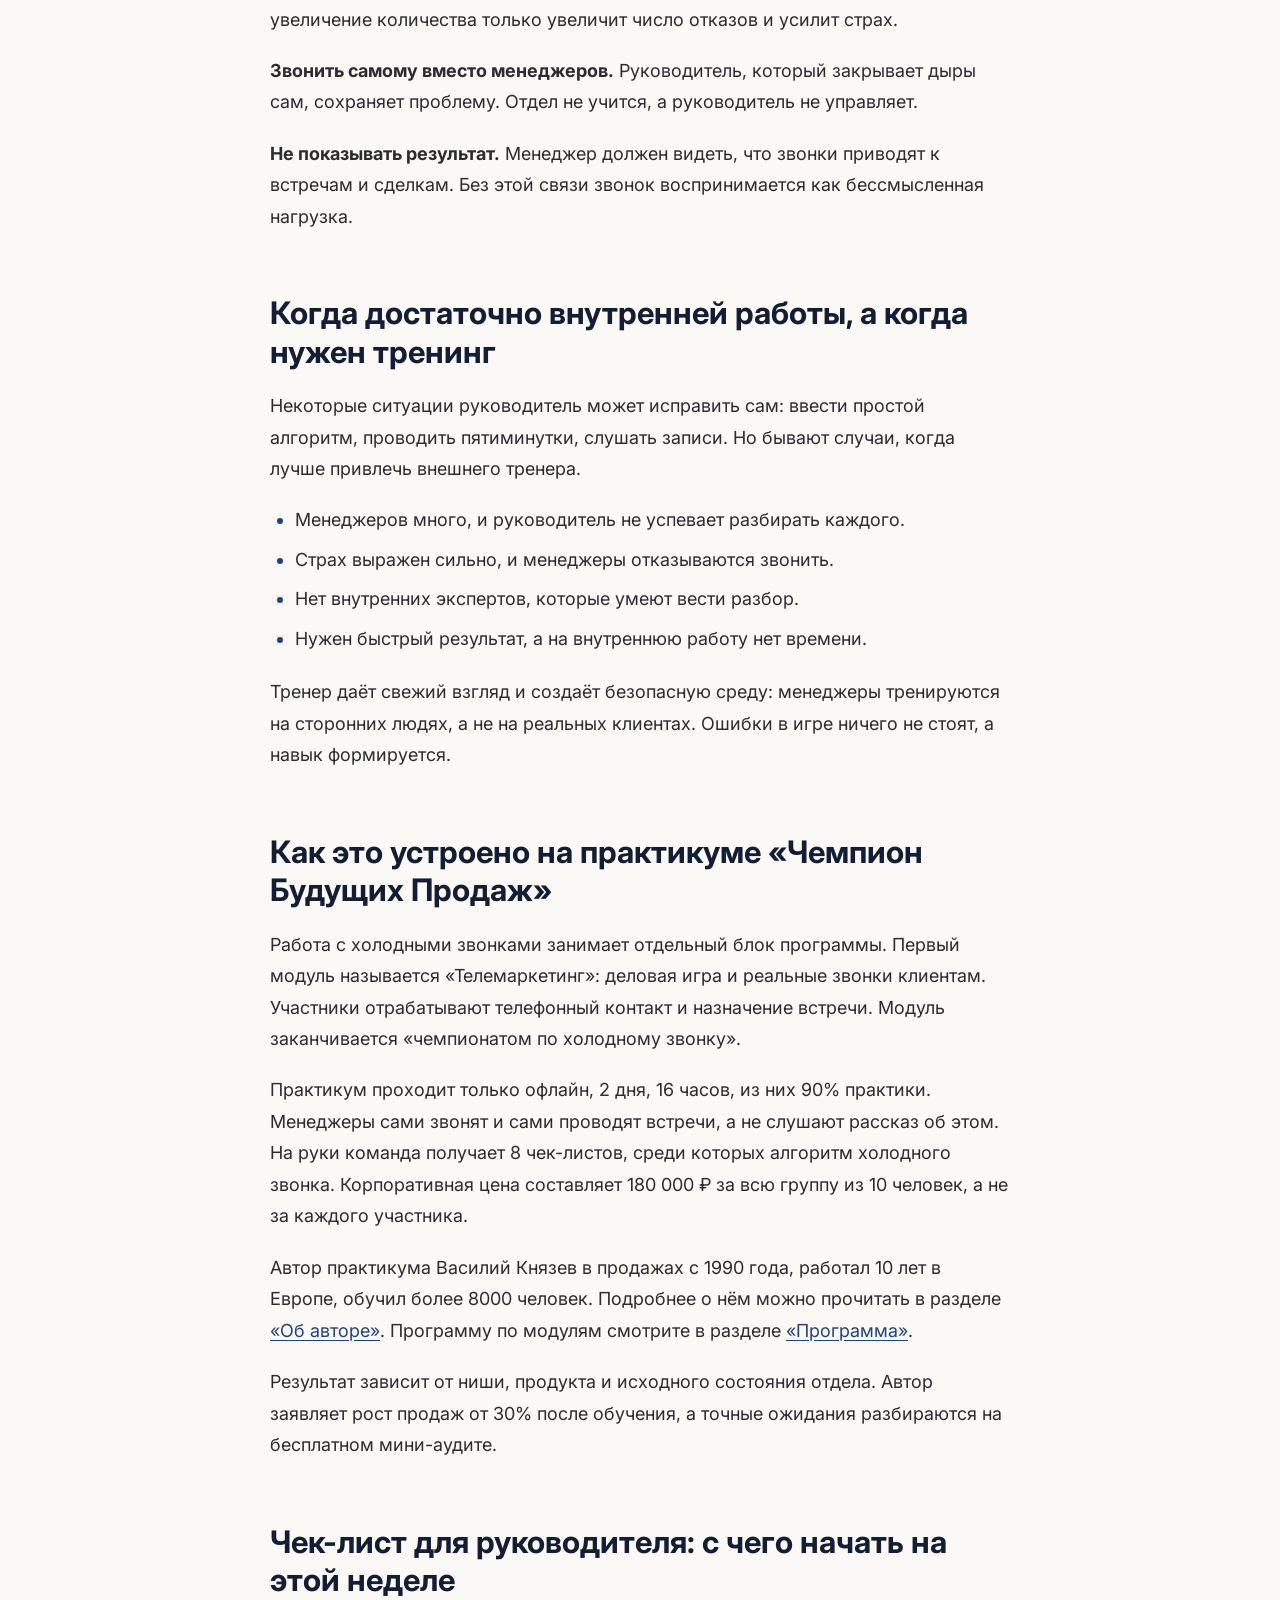
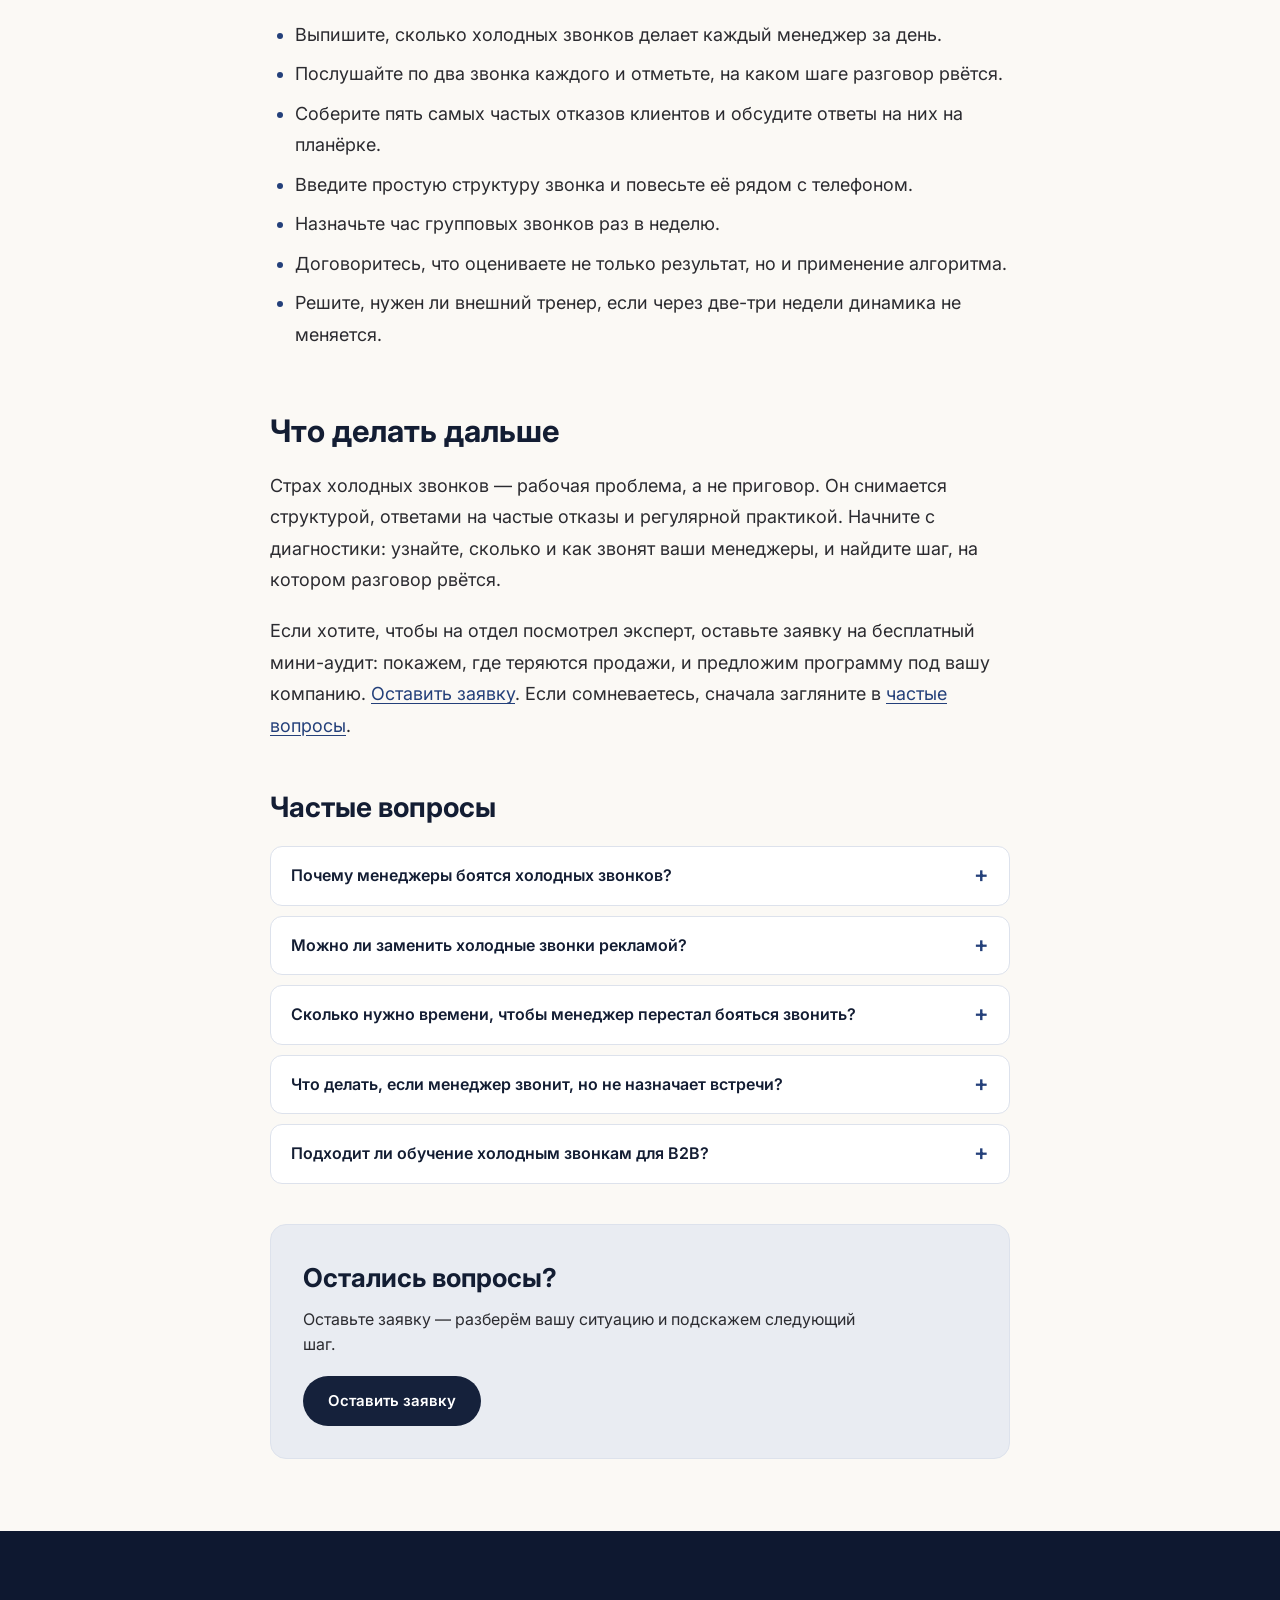
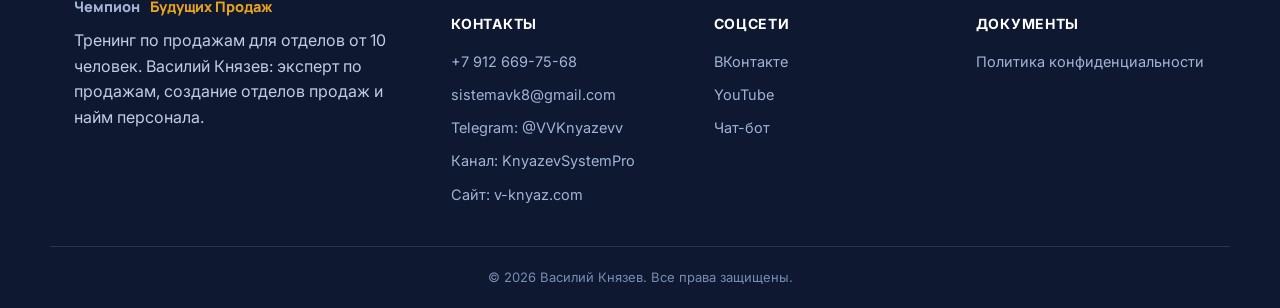
<file: blog/preview/eab328b7547a/strah-holodnyh-zvonkov-menedzhery/index.html>
<!DOCTYPE html>
<html lang="ru">
<head>
<meta charset="UTF-8">
<meta name="viewport" content="width=device-width, initial-scale=1.0">
<title>Менеджеры боятся холодных звонков: что делать</title>
<meta name="description" content="Менеджеры откладывают холодные звонки? Разбираем причины страха, простой алгоритм звонка и упражнения, которые снимают страх через повторение.">
<link rel="canonical" href="https://vknyazevsystem.ru/blog/strah-holodnyh-zvonkov-menedzhery/">
<meta name="robots" content="noindex, nofollow">
<meta property="og:type" content="article">
<meta property="og:title" content="Менеджеры боятся холодных звонков: что делать">
<meta property="og:description" content="Менеджеры откладывают холодные звонки? Разбираем причины страха, простой алгоритм звонка и упражнения, которые снимают страх через повторение.">
<meta property="og:url" content="https://vknyazevsystem.ru/blog/strah-holodnyh-zvonkov-menedzhery/">
<meta property="og:locale" content="ru_RU">

<link rel="alternate" type="application/rss+xml" title="Чемпион Будущих Продаж — блог" href="https://vknyazevsystem.ru/feed.xml">

<link rel="preconnect" href="https://fonts.googleapis.com">
<link rel="preconnect" href="https://fonts.gstatic.com" crossorigin>
<link href="https://fonts.googleapis.com/css2?family=Manrope:wght@600;700;800&family=Inter:wght@400;500;600;700;800&display=swap" rel="stylesheet">
<link rel="stylesheet" href="/styles.css">
<link rel="stylesheet" href="/blog/blog.css">
<link rel="stylesheet" href="/blog/blog.css">

</head>
<body class="b-page">
<header class="header" id="header">
  <div class="header__inner container">
    <a href="/#" class="logo">
      <svg class="logo__mark" viewBox="0 0 40 40" width="32" height="32" fill="none">
        <path d="M11 6h18v9a9 9 0 01-18 0V6z" fill="currentColor"/>
        <path d="M11 9H6.5c0 4 1.7 6.6 5 7.3M29 9h4.5c0 4-1.7 6.6-5 7.3" stroke="currentColor" stroke-width="2" stroke-linecap="round"/>
        <rect x="17.5" y="23" width="5" height="6" fill="currentColor"/>
        <rect x="12" y="29" width="16" height="5" rx="1.5" fill="#e8a21c"/>
        <path d="M16.2 12.5l2.6 2.6 5-5.4" stroke="#fff" stroke-width="2" stroke-linecap="round" stroke-linejoin="round"/>
      </svg>
      Чемпион <span>Будущих Продаж</span>
    </a>
    <nav class="nav" id="nav">
      <a href="/#pain">Проблемы</a>
      <a href="/#program">Программа</a>
      <a href="/#result">Результат</a>
      <a href="/#price">Стоимость</a>
      <a href="/#author">Об авторе</a>
      <a href="/#faq">Вопросы</a>
    <!-- BLOGNAV:START --><!-- BLOGNAV:END --></nav>
    <div class="header__actions">
      <a href="https://t.me/VVKnyazevv" target="_blank" rel="noopener" class="header__phone">+7 912 669-75-68</a>
      <a href="/#form" class="btn btn--primary">Мини-аудит бесплатно</a>
      <button class="burger" id="burger" aria-label="Меню"><span></span><span></span><span></span></button>
    </div>
  </div>
</header>
<main class="blog">

<article class="b-article">
  <nav class="b-crumbs" aria-label="Хлебные крошки"><a href="/">Главная</a><span>/</span><a href="/blog/">Блог</a></nav>
  <div class="b-preview">Черновик статьи. Эта страница не индексируется и не видна в блоге.</div>
  <header class="b-head">
    <div class="b-meta"><span class="b-chip">Холодные звонки</span><time datetime="2026-11-18">18 ноября 2026</time><span>10 мин чтения</span></div>
    <h1>Менеджеры боятся холодных звонков: что делать руководителю отдела продаж</h1>
    <p class="b-lead">Менеджеры откладывают холодные звонки? Разбираем причины страха, простой алгоритм звонка и упражнения, которые снимают страх через повторение.</p>
    <p class="b-author">Автор: Василий Князев, Бизнес-эксперт, тренер по продажам</p>
  </header>
  
  <nav class="b-toc" aria-label="Содержание"><strong>Содержание</strong><ol><li><a href="#pochemu-menedzhery-otkladyvayut-holodnye-zvonki">Почему менеджеры откладывают холодные звонки</a></li><li><a href="#kak-ponyat-chto-v-otdele-problema-so-zvonkami">Как понять, что в отделе проблема со звонками</a></li><li><a href="#pryamoy-otvet-kak-snyat-strah-holodnyh-zvonkov">Прямой ответ: как снять страх холодных звонков</a></li><li><a href="#struktura-holodnogo-zvonka-iz-chego-on-sostoit">Структура холодного звонка: из чего он состоит</a></li><li><a href="#kak-otvechat-na-tipichnye-otkazy">Как отвечать на типичные отказы</a></li><li><a href="#uprazhneniya-kotorye-rukovoditel-mozhet-provesti-sam">Упражнения, которые руководитель может провести сам</a></li><li><a href="#kak-podgotovit-bazu-i-vremya-dlya-zvonkov">Как подготовить базу и время для звонков</a></li><li><a href="#kak-otnositsya-k-otkazam-prostaya-ramka-dlya-komandy">Как относиться к отказам: простая рамка для команды</a></li><li><a href="#chastye-oshibki-rukovoditelya">Частые ошибки руководителя</a></li><li><a href="#kogda-dostatochno-vnutrenney-raboty-a-kogda-nuzhen-trening">Когда достаточно внутренней работы, а когда нужен тренинг</a></li><li><a href="#kak-eto-ustroeno-na-praktikume-chempion-buduschih-prodazh">Как это устроено на практикуме «Чемпион Будущих Продаж»</a></li><li><a href="#chek-list-dlya-rukovoditelya-s-chego-nachat-na-etoy-nedele">Чек-лист для руководителя: с чего начать на этой неделе</a></li><li><a href="#chto-delat-dalshe">Что делать дальше</a></li></ol></nav>
  <div class="b-content"><p>Если менеджеры боятся холодных звонков, лечить нужно не страх, а причину, из-за которой он появляется: нет структуры разговора, нет отработанных ответов на отказ и нет привычки звонить каждый день. Страх уходит, когда человек знает, что скажет в первые десять секунд, как ответит на «нам не интересно» и что будет, если его пошлют. В этой статье разберём, откуда страх берётся, как его увидеть у своих менеджеров и что делать руководителю.</p>
<h2 id="pochemu-menedzhery-otkladyvayut-holodnye-zvonki">Почему менеджеры откладывают холодные звонки</h2>
<p>Холодный звонок — это обращение к человеку, который вас не ждал и не просил о разговоре. Для любого человека это стресс. Менеджеры, которые остро его ощущают, не плохие работники. Просто их никто не научил выдерживать этот момент.</p>
<p>Чаще всего за откладыванием звонков стоят четыре причины.</p>
<ol><li><strong>Страх отказа.</strong> Для многих «нет» звучит как оценка лично их. Мозг пытается избежать неприятного ощущения, и менеджер находит «срочные дела»: обновить таблицу, отправить письмо, перечитать скрипт.</li><li><strong>Нет структуры.</strong> Если человек не знает, что скажет после «здравствуйте», он боится пауз и провалов. Любая непредвиденная реакция клиента выбивает его из колеи.</li><li><strong>Нет готовых ответов на возражения.</strong> «Нам не нужно», «пришлите на почту», «у нас уже есть поставщик» повторяются снова и снова. Без заготовленных ответов каждый такой звонок превращается в маленькое поражение.</li><li><strong>Нет привычки.</strong> Навык, который не используют ежедневно, остаётся страшным. Тот, кто звонит каждый день, в какой-то момент перестаёт замечать сам факт звонка.</li></ol>
<blockquote><p><strong>Важно:</strong> страх холодных звонков в большинстве случаев не свойство характера. Он снимается обучением и повторением, и это хорошая новость для руководителя.</p></blockquote>
<h2 id="kak-ponyat-chto-v-otdele-problema-so-zvonkami">Как понять, что в отделе проблема со звонками</h2>
<p>Часто руководитель видит симптом, но не связывает его со страхом. Вот признаки, которые стоит проверить.</p>
<ul><li>База клиентов лежит без движения, а новых клиентов приносит только реклама или рекомендации.</li><li>Менеджеры звонят «тёплым» клиентам, а на холодную базу не выходят.</li><li>Количество звонков в день сильно отличается у разных сотрудников.</li><li>В отчётах много «подготовительных» действий и мало реальных разговоров.</li><li>Менеджеры жалуются, что «база плохая» или «сегодня не время».</li><li>Разговор длится секунды: клиента не удаётся удержать после первой фразы.</li></ul>
<p>Если вы видите два-три признака, отдел, скорее всего, уходит от звонков. Это обычная ситуация, а не повод менять команду.</p>
<h2 id="pryamoy-otvet-kak-snyat-strah-holodnyh-zvonkov">Прямой ответ: как снять страх холодных звонков</h2>
<p>Страх холодных звонков снимается тремя вещами: понятной структурой разговора, заготовленными ответами на типичные отказы и регулярной практикой с разбором. Менеджер должен знать, что скажет первой фразой, как перейдёт к вопросу о потребностях и чем завершит разговор: договорённостью о встрече или о следующем контакте. Когда эти элементы отработаны, звонок перестаёт быть импровизацией и превращается в знакомую процедуру.</p>
<h2 id="struktura-holodnogo-zvonka-iz-chego-on-sostoit">Структура холодного звонка: из чего он состоит</h2>
<p>Хороший холодный звонок короткий и имеет понятные шаги. Приведём общую схему. Это пример для понимания логики, а не готовый скрипт: под свой продукт его нужно настраивать.</p>
<ol><li><strong>Приветствие и представление.</strong> Назвать имя и компанию спокойно и без извинений.</li><li><strong>Причина звонка.</strong> Одна фраза о том, почему вы звоните именно этому человеку или компании. Не «хочу предложить наши услуги», а то, что может быть значимо для собеседника.</li><li><strong>Вопрос на вовлечение.</strong> Один простой вопрос, на который легко ответить. Он переводит разговор из монолога в диалог.</li><li><strong>Выявление интереса.</strong> Два-три уточняющих вопроса о том, как клиент решает задачу сейчас.</li><li><strong>Предложение следующего шага.</strong> Чаще всего это встреча или отправка материалов с договорённостью о времени следующего контакта.</li><li><strong>Завершение.</strong> Подтвердить договорённость и поблагодарить за время.</li></ol>
<p>Главная цель холодного звонка в B2B — не продать, а договориться о следующем шаге. Менеджер, который пытается продать сразу, чаще всего получает отказ и ещё больше боится следующего звонка. Менеджер, который решает маленькую задачу «назначить встречу», чувствует себя увереннее.</p>
<h3 id="primer-udachnoy-i-neudachnoy-pervoy-frazy">Пример удачной и неудачной первой фразы</h3>
<p>Чтобы увидеть разницу, сравните два начала. Оба примера иллюстративные.</p>
<div class="b-table"><table><thead><tr><th>Неудачно</th><th>Лучше</th></tr></thead><tbody><tr><td>«Здравствуйте, мы компания N, хотим предложить вам наши услуги»</td><td>«Здравствуйте, меня зовут Алексей, компания N. Звоню, чтобы уточнить, как вы сейчас решаете такую-то задачу»</td></tr><tr><td>«Вы не заняты? Можно отнять минуту вашего времени?»</td><td>«Здравствуйте, у меня короткий вопрос по вашей работе с таким-то направлением»</td></tr><tr><td>«Я вам не помешал?»</td><td>«Здравствуйте, это Алексей. Звоню по конкретному вопросу, займёт пару минут»</td></tr></tbody></table></div>
<p>Разница в том, что в правой колонке менеджер говорит как человек, у которого есть дело, а не как проситель. Спокойная уверенность в первой фразе снижает и собственное напряжение.</p>
<h2 id="kak-otvechat-na-tipichnye-otkazy">Как отвечать на типичные отказы</h2>
<p>Отказ — это не конец разговора, а часть его. Менеджеру нужно заранее иметь ответ на несколько повторяющихся фраз.</p>
<ul><li><strong>«Нам не интересно».</strong> Не спорить и не давить. Уточнить спокойно: правильно ли я понимаю, что вы сейчас не рассматриваете такое направление, или у вас уже есть решение?</li><li><strong>«Пришлите на почту».</strong> Согласиться, но задать уточняющий вопрос, чтобы письмо было полезным, и договориться, когда вы свяжетесь снова.</li><li><strong>«У нас уже есть поставщик».</strong> Не критиковать поставщика. Спросить, что клиента в нём устраивает и чего бы он хотел улучшить.</li><li><strong>«Дорого».</strong> Не оправдывать цену сразу. Сначала выяснить, с чем сравнивают и что именно кажется дорогим.</li><li><strong>«Мы подумаем».</strong> Договориться о конкретной дате и причине следующего разговора.</li></ul>
<p>Это общая логика, а не волшебные фразы. Её нужно проговаривать вслух, в ролях, пока ответ не станет привычным. Именно поэтому на практикуме «Чемпион Будущих Продаж» работа с возражениями построена как ролевая игра в командах: два правила работы с возражениями и способы обработки каждого из них.</p>
<h2 id="uprazhneniya-kotorye-rukovoditel-mozhet-provesti-sam">Упражнения, которые руководитель может провести сам</h2>
<p>Даже без тренера можно начать менять ситуацию. Вот простые упражнения для планёрки.</p>
<h3 id="uprazhnenie-1-zvonok-v-parah">Упражнение 1. Звонок в парах</h3>
<p>Разбейте менеджеров на пары. Один изображает клиента и произносит типичный отказ, второй отвечает по структуре. Через пять минут роли меняются. Важно, чтобы «клиент» не поддавался сразу, но и не был агрессивным.</p>
<h3 id="uprazhnenie-2-razbor-zapisey">Упражнение 2. Разбор записей</h3>
<p>Выберите два-три записанных звонка. Прослушайте вместе и обсудите, на каком шаге структуры разговор рвётся. Разбирайте звонки без поиска виноватых: цель в том, чтобы найти шаг, который стоит отработать.</p>
<h3 id="uprazhnenie-3-seriya-zvonkov-podryad">Упражнение 3. Серия звонков подряд</h3>
<p>Договоритесь, что в определённое время все звонят по базе без отвлечения: например, час подряд. Групповой режим снижает страх, потому что менеджер видит, что остальные делают то же самое. Рядом должен быть список целей и чек-лист алгоритма.</p>
<h3 id="uprazhnenie-4-obschiy-itog">Упражнение 4. Общий итог</h3>
<p>После серии звонков соберите короткие итоги: сколько разговоров, сколько договорённостей, какие отказы звучали чаще всего. Эти данные пригодятся для следующей отработки.</p>
<h2 id="kak-podgotovit-bazu-i-vremya-dlya-zvonkov">Как подготовить базу и время для звонков</h2>
<p>Часть страха рождается из беспорядка. Если менеджер открывает таблицу с сотнями строк без пометок, он не знает, с кого начать, и звонок превращается в лотерею. Несколько простых правил заметно облегчают жизнь.</p>
<ul><li><strong>Разделите базу на сегменты.</strong> Например, по отрасли, размеру компании или тому, покупал ли клиент у вас раньше. Для каждого сегмента звонок звучит чуть иначе, и менеджеру легче подобрать первую фразу.</li><li><strong>Заранее найдите нужного человека.</strong> Звонок «в никуда» на общий номер даёт больше отказов. Если известно, кто принимает решение, разговор получается предметнее.</li><li><strong>Выделите фиксированное время.</strong> Звонки, которые «делаются, когда будет время», не делаются никогда. Блок времени в расписании превращает их в обязательную часть дня.</li><li><strong>Уберите отвлекающие задачи на этот час.</strong> Почта, мессенджеры и срочные вопросы подождут. Иначе менеджер найдёт любой повод не начинать.</li><li><strong>Ведите короткие записи.</strong> После каждого разговора одна строка: с кем говорили, о чём договорились, когда следующий контакт. Это снимает тревогу «а что я скажу, когда перезвоню».</li></ul>
<p>Такие мелочи не заменяют обучение, но убирают лишнее трение. Менеджеру проще начать, когда он знает, кому звонит, что скажет и что сделает после разговора.</p>
<h2 id="kak-otnositsya-k-otkazam-prostaya-ramka-dlya-komandy">Как относиться к отказам: простая рамка для команды</h2>
<p>Отказы неизбежны, и важно, чтобы команда относилась к ним спокойно. Полезно договориться о нескольких принципах и озвучить их на планёрке.</p>
<ul><li>Отказ относится к предложению в этот момент, а не к человеку, который звонит.</li><li>Каждый разговор даёт информацию: что клиента беспокоит, чем он пользуется сейчас, кто принимает решения.</li><li>Цель звонка заранее определена и небольшая: договориться о встрече или о следующем контакте. Если цель достигнута, звонок удачный, даже если сделки пока нет.</li><li>Разбор неудачных звонков нужен для обучения, а не для наказания.</li></ul>
<p>Когда менеджеры видят, что руководитель смотрит на отказы так же, давление падает. А вместе с ним уменьшается и желание откладывать звонок.</p>
<h2 id="chastye-oshibki-rukovoditelya">Частые ошибки руководителя</h2>
<p><strong>Ругать за неудачные звонки.</strong> Если за отказ клиента менеджера критикуют, он начнёт избегать звонков ещё сильнее. Хвалить нужно за сам факт звонка и за применение алгоритма, а не только за результат.</p>
<p><strong>Давать скрипт и ждать, что он сработает.</strong> Скрипт без тренировки читается как бумажка. Клиент слышит это сразу, а менеджер ещё больше волнуется.</p>
<p><strong>Требовать больше звонков, не меняя качество.</strong> Если менеджер звонит плохо, увеличение количества только увеличит число отказов и усилит страх.</p>
<p><strong>Звонить самому вместо менеджеров.</strong> Руководитель, который закрывает дыры сам, сохраняет проблему. Отдел не учится, а руководитель не управляет.</p>
<p><strong>Не показывать результат.</strong> Менеджер должен видеть, что звонки приводят к встречам и сделкам. Без этой связи звонок воспринимается как бессмысленная нагрузка.</p>
<h2 id="kogda-dostatochno-vnutrenney-raboty-a-kogda-nuzhen-trening">Когда достаточно внутренней работы, а когда нужен тренинг</h2>
<p>Некоторые ситуации руководитель может исправить сам: ввести простой алгоритм, проводить пятиминутки, слушать записи. Но бывают случаи, когда лучше привлечь внешнего тренера.</p>
<ul><li>Менеджеров много, и руководитель не успевает разбирать каждого.</li><li>Страх выражен сильно, и менеджеры отказываются звонить.</li><li>Нет внутренних экспертов, которые умеют вести разбор.</li><li>Нужен быстрый результат, а на внутреннюю работу нет времени.</li></ul>
<p>Тренер даёт свежий взгляд и создаёт безопасную среду: менеджеры тренируются на сторонних людях, а не на реальных клиентах. Ошибки в игре ничего не стоят, а навык формируется.</p>
<h2 id="kak-eto-ustroeno-na-praktikume-chempion-buduschih-prodazh">Как это устроено на практикуме «Чемпион Будущих Продаж»</h2>
<p>Работа с холодными звонками занимает отдельный блок программы. Первый модуль называется «Телемаркетинг»: деловая игра и реальные звонки клиентам. Участники отрабатывают телефонный контакт и назначение встречи. Модуль заканчивается «чемпионатом по холодному звонку».</p>
<p>Практикум проходит только офлайн, 2 дня, 16 часов, из них 90% практики. Менеджеры сами звонят и сами проводят встречи, а не слушают рассказ об этом. На руки команда получает 8 чек-листов, среди которых алгоритм холодного звонка. Корпоративная цена составляет 180 000 ₽ за всю группу из 10 человек, а не за каждого участника.</p>
<p>Автор практикума Василий Князев в продажах с 1990 года, работал 10 лет в Европе, обучил более 8000 человек. Подробнее о нём можно прочитать в разделе <a href="/#author">«Об авторе»</a>. Программу по модулям смотрите в разделе <a href="/#program">«Программа»</a>.</p>
<p>Результат зависит от ниши, продукта и исходного состояния отдела. Автор заявляет рост продаж от 30% после обучения, а точные ожидания разбираются на бесплатном мини-аудите.</p>
<h2 id="chek-list-dlya-rukovoditelya-s-chego-nachat-na-etoy-nedele">Чек-лист для руководителя: с чего начать на этой неделе</h2>
<ul><li>Выпишите, сколько холодных звонков делает каждый менеджер за день.</li><li>Послушайте по два звонка каждого и отметьте, на каком шаге разговор рвётся.</li><li>Соберите пять самых частых отказов клиентов и обсудите ответы на них на планёрке.</li><li>Введите простую структуру звонка и повесьте её рядом с телефоном.</li><li>Назначьте час групповых звонков раз в неделю.</li><li>Договоритесь, что оцениваете не только результат, но и применение алгоритма.</li><li>Решите, нужен ли внешний тренер, если через две-три недели динамика не меняется.</li></ul>
<h2 id="chto-delat-dalshe">Что делать дальше</h2>
<p>Страх холодных звонков — рабочая проблема, а не приговор. Он снимается структурой, ответами на частые отказы и регулярной практикой. Начните с диагностики: узнайте, сколько и как звонят ваши менеджеры, и найдите шаг, на котором разговор рвётся.</p>
<p>Если хотите, чтобы на отдел посмотрел эксперт, оставьте заявку на бесплатный мини-аудит: покажем, где теряются продажи, и предложим программу под вашу компанию. <a href="/#form">Оставить заявку</a>. Если сомневаетесь, сначала загляните в <a href="/#faq">частые вопросы</a>.</p></div>
  <section class="b-faq"><h2>Частые вопросы</h2><details><summary>Почему менеджеры боятся холодных звонков?</summary><p>Чаще всего причина в страхе отказа и в отсутствии отработанной структуры разговора. Когда человек не знает, что скажет после «алло» и как ответит на «нам не интересно», он откладывает звонок. Страх снимается структурой и повторением.</p></details><details><summary>Можно ли заменить холодные звонки рекламой?</summary><p>Реклама приводит клиентов, но делает отдел зависимым от рекламного бюджета. Холодные звонки работают с базой, которая у вас уже есть, и дают контроль над потоком новых клиентов. Лучше всего работают оба канала вместе.</p></details><details><summary>Сколько нужно времени, чтобы менеджер перестал бояться звонить?</summary><p>Единого срока нет, он зависит от человека. Закономерность одна: страх уменьшается с числом отработанных звонков и разборов. На практикуме «Чемпион Будущих Продаж» участники звонят реальным клиентам прямо на занятии.</p></details><details><summary>Что делать, если менеджер звонит, но не назначает встречи?</summary><p>Прослушайте несколько его звонков и найдите, на каком шаге разговор рвётся: на приветствии, на выявлении интереса или на предложении встречи. Затем отработайте именно этот шаг. Общий совет «звонить больше» здесь не помогает.</p></details><details><summary>Подходит ли обучение холодным звонкам для B2B?</summary><p>Да. Практикум «Чемпион Будущих Продаж» ориентирован в том числе на B2B-продажи с длинным циклом сделки: стройматериалы, металлопрокат, мебель, промышленное оборудование, услуги для бизнеса.</p></details></section>
  
  <aside class="b-cta"><h2>Остались вопросы?</h2><p>Оставьте заявку — разберём вашу ситуацию и подскажем следующий шаг.</p><a class="btn btn--primary b-cta__btn" href="/#form">Оставить заявку</a></aside>
</article>

</main>
<footer class="footer" id="contacts">
  <div class="container footer__inner">
    <div class="footer__col">
      <a href="/#" class="logo logo--footer">Чемпион <span>Будущих Продаж</span></a>
      <p>Тренинг по продажам для отделов от 10 человек. Василий Князев: эксперт по продажам, создание отделов продаж и найм персонала.</p>
    </div>
    <div class="footer__col">
      <h4>Контакты</h4>
      <a href="tel:+79126697568">+7 912 669-75-68</a>
      <a href="mailto:sistemavk8@gmail.com">sistemavk8@gmail.com</a>
      <a href="https://t.me/VVKnyazevv" target="_blank" rel="noopener">Telegram: @VVKnyazevv</a>
      <a href="https://t.me/KnyazevSystemPro" target="_blank" rel="noopener">Канал: KnyazevSystemPro</a>
      <a href="https://v-knyaz.com/" target="_blank" rel="noopener">Сайт: v-knyaz.com</a>
    </div>
    <div class="footer__col">
      <h4>Соцсети</h4>
      <a href="https://vk.ru/sistemasalesvk" target="_blank" rel="noopener">ВКонтакте</a>
      <a href="https://youtube.com/@sistemasalesvasilyknyazev" target="_blank" rel="noopener">YouTube</a>
      <a href="https://t.me/SystemSVK_bot" target="_blank" rel="noopener">Чат-бот</a>
    </div>
    <div class="footer__col">
      <h4>Документы</h4>
      <a href="/privacy.html">Политика конфиденциальности</a>
    </div>
  </div>
  <div class="footer__bottom container">
    <span>&copy; <span id="year"></span> Василий Князев. Все права защищены.</span>
  </div>
</footer>
<script src="/script.js" defer></script>

</body>
</html>
</file>
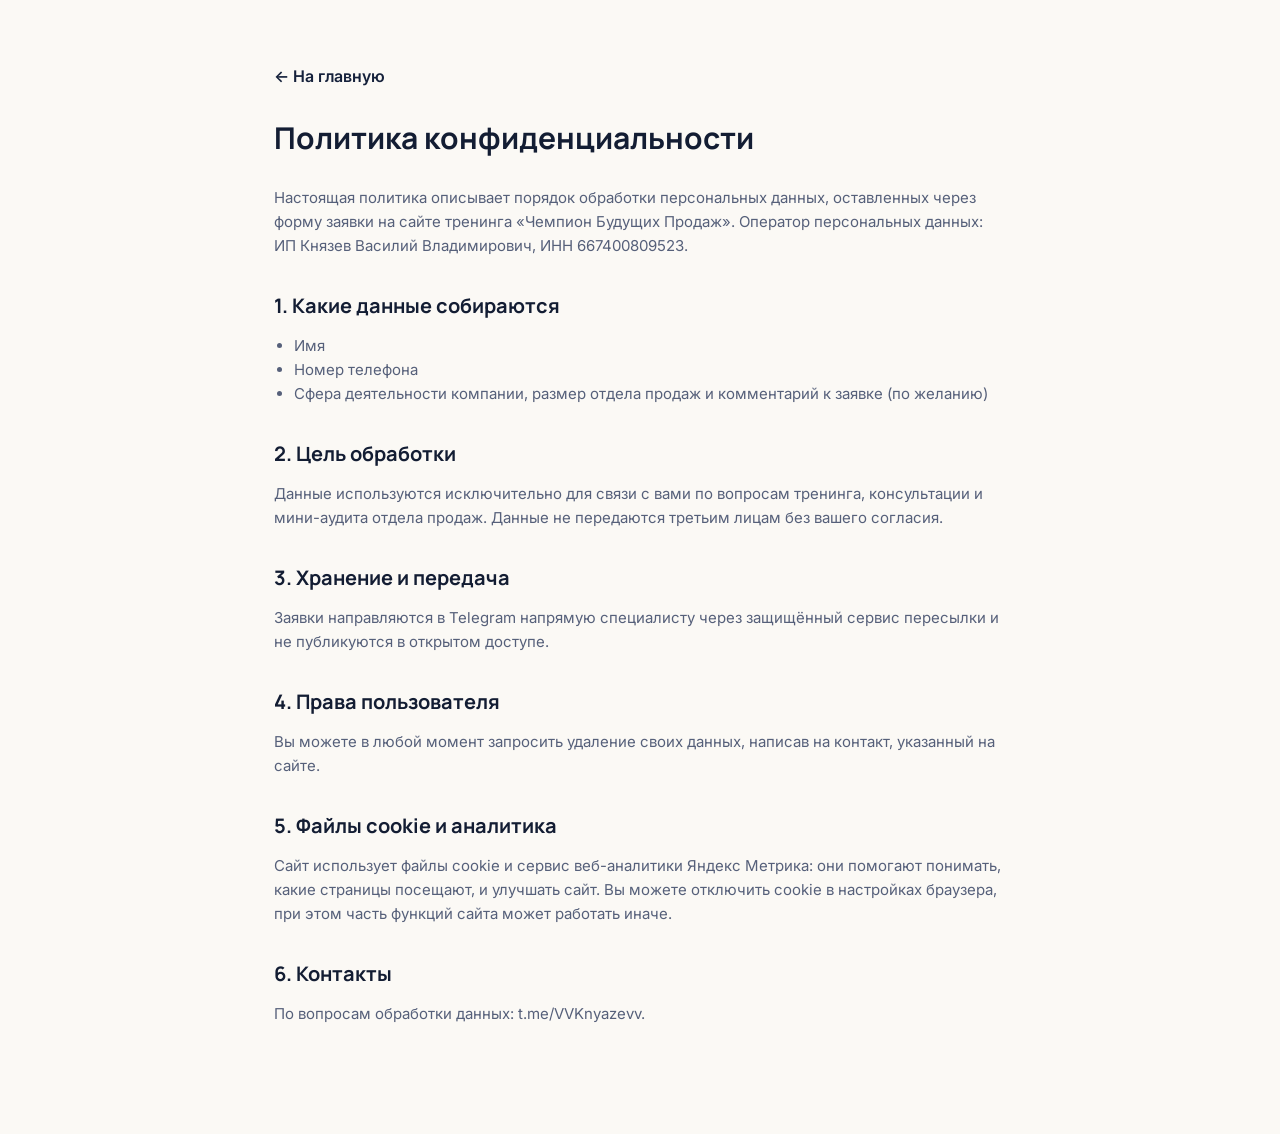
<file: privacy.html>
<!DOCTYPE html>
<html lang="ru">
<head>
<meta charset="UTF-8">
<meta name="viewport" content="width=device-width, initial-scale=1.0">
<title>Политика конфиденциальности: Чемпион Будущих Продаж</title>
<meta name="description" content="Политика обработки персональных данных сайта vknyazevsystem.ru: какие данные собираются, зачем и как их удалить.">
<link rel="canonical" href="https://vknyazevsystem.ru/privacy.html">
<meta name="robots" content="index, follow">
<link href="https://fonts.googleapis.com/css2?family=Manrope:wght@700&family=Inter:wght@400;500;600&display=swap" rel="stylesheet">
<link rel="stylesheet" href="styles.css">
<style>
  .legal { max-width: 780px; margin: 0 auto; padding: 64px 24px 96px; }
  .legal h1 { font-size: 30px; margin-bottom: 24px; }
  .legal h2 { font-size: 20px; margin-top: 32px; }
  .legal p, .legal li { color: var(--clr-ink-soft); font-size: 15px; }
  .legal ul { padding-left: 20px; list-style: disc; }
  .legal a.back { display: inline-block; margin-bottom: 24px; font-weight: 600; color: var(--clr-accent-dark); }
</style>
</head>
<body>
<div class="legal">
  <a href="index.html" class="back">← На главную</a>
  <h1>Политика конфиденциальности</h1>
  <p>Настоящая политика описывает порядок обработки персональных данных, оставленных через форму заявки на сайте тренинга «Чемпион Будущих Продаж». Оператор персональных данных: ИП Князев Василий Владимирович, ИНН 667400809523.</p>

  <h2>1. Какие данные собираются</h2>
  <ul>
    <li>Имя</li>
    <li>Номер телефона</li>
    <li>Сфера деятельности компании, размер отдела продаж и комментарий к заявке (по желанию)</li>
  </ul>

  <h2>2. Цель обработки</h2>
  <p>Данные используются исключительно для связи с вами по вопросам тренинга, консультации и мини-аудита отдела продаж. Данные не передаются третьим лицам без вашего согласия.</p>

  <h2>3. Хранение и передача</h2>
  <p>Заявки направляются в Telegram напрямую специалисту через защищённый сервис пересылки и не публикуются в открытом доступе.</p>

  <h2>4. Права пользователя</h2>
  <p>Вы можете в любой момент запросить удаление своих данных, написав на контакт, указанный на сайте.</p>

  <h2>5. Файлы cookie и аналитика</h2>
  <p>Сайт использует файлы cookie и сервис веб-аналитики Яндекс Метрика: они помогают понимать, какие страницы посещают, и улучшать сайт. Вы можете отключить cookie в настройках браузера, при этом часть функций сайта может работать иначе.</p>

  <h2>6. Контакты</h2>
  <p>По вопросам обработки данных: <a href="https://t.me/VVKnyazevv" target="_blank" rel="noopener">t.me/VVKnyazevv</a>.</p>
</div>
<!-- Yandex.Metrika counter -->
<script>
(function(m,e,t,r,i,k,a){m[i]=m[i]||function(){(m[i].a=m[i].a||[]).push(arguments)};
m[i].l=1*new Date();for(var j=0;j<document.scripts.length;j++){if(document.scripts[j].src===r){return;}}
k=e.createElement(t),a=e.getElementsByTagName(t)[0],k.async=1,k.src=r,a.parentNode.insertBefore(k,a)})
(window,document,"script","https://mc.yandex.ru/metrika/tag.js","ym");
ym(114359533,"init",{clickmap:true,trackLinks:true,accurateTrackBounce:true,webvisor:true});
</script>
<noscript><div><img src="https://mc.yandex.ru/watch/114359533" style="position:absolute;left:-9999px" alt=""></div></noscript>
<!-- /Yandex.Metrika counter -->
</body>
</html>
</file>
<file: styles.css>
:root {
  --clr-bg: #fbf9f5;
  --clr-bg-alt: #eef1f7;
  --clr-surface: #ffffff;
  --clr-ink: #131d33;
  --clr-ink-soft: #56607a;
  --clr-accent: #24407a;
  --clr-accent-dark: #15213b;
  --clr-gold: #e8a21c;
  --clr-border: #dde2ec;
  --radius: 16px;
  --shadow: 0 20px 50px -25px rgba(21, 33, 59, 0.32);
  --font-head: 'Manrope', sans-serif;
  --font-body: 'Inter', sans-serif;
}

* { box-sizing: border-box; }
html { scroll-behavior: smooth; }
body {
  margin: 0;
  font-family: var(--font-body);
  background: var(--clr-bg);
  color: var(--clr-ink);
  line-height: 1.6;
}
img { max-width: 100%; display: block; }
a { color: inherit; text-decoration: none; }
ul { margin: 0; padding: 0; list-style: none; }
h1, h2, h3 { font-family: var(--font-head); font-weight: 700; margin: 0 0 12px; color: var(--clr-ink); }
p { margin: 0 0 12px; }

.container { max-width: 1180px; margin: 0 auto; padding: 0 24px; }

.btn {
  display: inline-flex; align-items: center; justify-content: center;
  padding: 12px 24px; border-radius: 999px; font-weight: 600; font-size: 15px;
  border: 1px solid transparent; cursor: pointer; transition: transform .18s ease, box-shadow .18s ease, background .18s ease;
  white-space: nowrap;
}
.btn--primary { background: var(--clr-accent-dark); color: #fff; }
.btn--primary:hover { background: var(--clr-accent); transform: translateY(-2px); box-shadow: 0 12px 24px -12px rgba(21,33,59,.55); }
.btn--ghost { background: transparent; color: var(--clr-accent-dark); border-color: var(--clr-accent-dark); }
.btn--ghost:hover { background: var(--clr-accent-dark); color: #fff; }
.btn--lg { padding: 15px 30px; font-size: 16px; }

.section-tag {
  display: inline-block; font-size: 13px; font-weight: 700; letter-spacing: .08em; text-transform: uppercase;
  color: var(--clr-accent-dark); margin-bottom: 12px;
}
.section-tag--light { color: #c3cfee; }
.section-lead { max-width: 640px; color: var(--clr-ink-soft); font-size: 17px; }

/* HEADER */
.header {
  position: sticky; top: 0; z-index: 100; background: rgba(251, 249, 245, .92);
  backdrop-filter: blur(10px); border-bottom: 1px solid transparent; transition: border-color .2s, box-shadow .2s;
}
.header.scrolled { border-color: var(--clr-border); box-shadow: 0 8px 24px -20px rgba(0,0,0,.2); }
.header__inner {
  display: flex; align-items: center; justify-content: space-between; gap: 24px; min-width: 0; padding: 16px 24px;
}
.logo { display: flex; align-items: center; gap: 10px; font-family: var(--font-head); font-size: 20px; font-weight: 800; flex-shrink: 0; color: var(--clr-ink); }
.logo__mark { flex-shrink: 0; color: var(--clr-accent-dark); }
.logo span { color: var(--clr-gold); }
.nav { display: flex; gap: 22px; }
.nav a { font-size: 14.5px; font-weight: 500; color: var(--clr-ink-soft); white-space: nowrap; transition: color .15s; }
.nav a:hover { color: var(--clr-accent-dark); }
.header__actions { display: flex; align-items: center; gap: 16px; flex-shrink: 0; }
.header__phone { font-weight: 600; font-size: 14.5px; white-space: nowrap; }
.burger { display: none; flex-direction: column; gap: 5px; background: none; border: none; cursor: pointer; padding: 4px; }
.burger span { width: 22px; height: 2px; background: var(--clr-ink); border-radius: 2px; }

/* HERO */
.hero { padding: 72px 0 64px; background: linear-gradient(180deg, var(--clr-bg-alt), var(--clr-bg)); }
.hero__inner { display: grid; grid-template-columns: 1.15fr .85fr; gap: 56px; align-items: center; }
.eyebrow { display: inline-block; font-size: 13px; font-weight: 700; letter-spacing: .06em; text-transform: uppercase; color: #d7372b; margin-bottom: 16px; }
.hero h1 { font-size: 42px; line-height: 1.18; margin-bottom: 18px; }
.hero__lead { font-size: 18px; color: var(--clr-ink-soft); margin-bottom: 28px; }
.hero__cta { display: flex; gap: 14px; flex-wrap: wrap; margin-bottom: 40px; }
.hero__stats { display: flex; gap: 36px; flex-wrap: wrap; }
.stat__num { display: block; font-family: var(--font-head); font-size: 32px; font-weight: 800; color: var(--clr-accent-dark); }
.stat__label { font-size: 13.5px; color: var(--clr-ink-soft); }

.hero__card {
  background: var(--clr-surface); border-radius: var(--radius); box-shadow: var(--shadow);
  overflow: hidden; border: 1px solid var(--clr-border);
}
.hero__card-photo {
  height: 220px; display: flex; flex-direction: column; align-items: center; justify-content: center; gap: 14px;
  background: linear-gradient(135deg, var(--clr-accent), var(--clr-accent-dark));
  color: #fff;
}
.hero__logo-mark { flex-shrink: 0; }
.hero__logo-word { font-family: var(--font-head); font-size: 19px; font-weight: 700; letter-spacing: .04em; }
.hero__card-body { padding: 26px; }
.hero__card-quote { font-family: var(--font-head); font-weight: 600; font-size: 17px; color: var(--clr-ink); }
.hero__card-name { font-size: 14px; color: var(--clr-ink-soft); font-weight: 600; }

/* ADVANTAGES */
.adv-section { padding: 88px 0; }
.adv-section h2, .services h2, .price-section h2, .process h2, .reviews h2, .faq h2, .form-section h2 { font-size: 34px; }
.adv-grid { display: grid; grid-template-columns: repeat(3, 1fr); gap: 28px; margin-top: 40px; }
.adv { background: var(--clr-surface); border: 1px solid var(--clr-border); border-radius: var(--radius); padding: 28px; }
.adv__icon { width: 46px; height: 46px; border-radius: 12px; background: var(--clr-bg-alt); color: var(--clr-accent-dark); display: flex; align-items: center; justify-content: center; margin-bottom: 16px; }
.adv__icon svg { width: 24px; height: 24px; }
.adv h3 { font-size: 18px; }
.adv p { color: var(--clr-ink-soft); font-size: 15px; margin: 0; }

/* SERVICES */
.services { padding: 0 0 88px; }
.services-grid { display: grid; grid-template-columns: repeat(3, 1fr); gap: 24px; margin-top: 40px; }
.service { background: var(--clr-surface); border: 1px solid var(--clr-border); border-radius: var(--radius); padding: 26px; display: flex; flex-direction: column; }
.service--accent { background: linear-gradient(160deg, var(--clr-accent-dark), var(--clr-accent)); color: #fff; border: none; }
.service--accent h3, .service--accent .service__price { color: #fff; }
.service--accent .service__badge { background: rgba(255,255,255,.18); color: #fff; }
.service__badge { align-self: flex-start; font-size: 12px; font-weight: 700; text-transform: uppercase; letter-spacing: .04em; background: var(--clr-bg-alt); color: var(--clr-accent-dark); padding: 5px 12px; border-radius: 999px; margin-bottom: 14px; }
.service h3 { font-size: 19px; }
.service p { color: var(--clr-ink-soft); font-size: 14.5px; flex: 1; }
.service--accent p { color: rgba(255,255,255,.88); }
.service__price { font-weight: 700; font-size: 16px; margin-top: 8px; }

/* CAMP (payment model) */
.camp { background: linear-gradient(150deg, #1b2d57, #0e1830); color: #eef2f8; padding: 88px 0; }
.camp__inner { display: grid; grid-template-columns: 1.2fr .8fr; gap: 48px; align-items: center; }
.camp h2 { color: #fff; font-size: 34px; }
.camp__lead { color: #c0cbe6; font-size: 17px; }
.camp__list { margin: 20px 0 28px; display: flex; flex-direction: column; gap: 10px; }
.camp__list li { padding-left: 26px; position: relative; color: #dbe3f6; font-size: 15px; }
.camp__list li::before { content: '✓'; position: absolute; left: 0; color: var(--clr-gold); font-weight: 700; }
.camp__card { background: rgba(255,255,255,.06); border: 1px solid rgba(255,255,255,.15); border-radius: var(--radius); padding: 28px; backdrop-filter: blur(6px); }
.camp__card-row { display: flex; justify-content: space-between; padding: 14px 0; border-bottom: 1px solid rgba(255,255,255,.12); font-size: 15px; }
.camp__card-row:last-child { border-bottom: none; }
.camp__card-row span { color: #a9b8dc; }
.camp__card-row strong { color: #fff; }

/* PRICE */
.price-section { padding: 88px 0; }
.price-table { margin-top: 36px; border: 1px solid var(--clr-border); border-radius: var(--radius); overflow: hidden; background: var(--clr-surface); }
.price-row { display: grid; grid-template-columns: 1.6fr 1.4fr 1.2fr; gap: 12px; padding: 16px 24px; border-bottom: 1px solid var(--clr-border); font-size: 15px; align-items: center; }
.price-row:last-child { border-bottom: none; }
.price-row--head { background: var(--clr-bg-alt); font-weight: 700; font-size: 13px; text-transform: uppercase; letter-spacing: .04em; color: var(--clr-ink-soft); }
.price-row--accent { background: #e8edf8; font-weight: 700; }
.price-row span:last-child { text-align: right; font-weight: 600; }
.price-row--head span:last-child { font-weight: 700; }
.price-note { margin-top: 18px; font-size: 13.5px; color: var(--clr-ink-soft); }

/* PROCESS */
.process { padding: 0 0 88px; }
.process-grid { display: grid; grid-template-columns: repeat(5, 1fr); gap: 20px; margin-top: 40px; }
.step { text-align: center; }
.step__num {
  display: flex; align-items: center; justify-content: center; width: 44px; height: 44px; margin: 0 auto 16px;
  border-radius: 50%; background: var(--clr-accent-dark); color: #fff; font-family: var(--font-head); font-weight: 700; font-size: 18px;
}
.step h3 { font-size: 16px; }
.step p { font-size: 14px; color: var(--clr-ink-soft); }

/* WHO IT'S FOR */
.reviews { padding: 0 0 88px; }
.reviews-grid { display: grid; grid-template-columns: repeat(3, 1fr); gap: 24px; margin-top: 40px; }
.review { background: var(--clr-surface); border: 1px solid var(--clr-border); border-radius: var(--radius); padding: 26px; }
.review h3 { font-size: 17px; }
.review p { color: var(--clr-ink-soft); font-size: 14.5px; margin: 0; }
.reviews__note { margin-top: 20px; font-size: 13px; color: var(--clr-ink-soft); opacity: .8; }

/* FAQ */
.faq { padding: 0 0 88px; }
.faq__list { margin-top: 36px; display: flex; flex-direction: column; gap: 12px; max-width: 760px; }
.faq__item { background: var(--clr-surface); border: 1px solid var(--clr-border); border-radius: 12px; padding: 18px 22px; }
.faq__item summary { cursor: pointer; font-weight: 600; font-size: 16px; list-style: none; position: relative; padding-right: 24px; }
.faq__item summary::-webkit-details-marker { display: none; }
.faq__item summary::after { content: '+'; position: absolute; right: 0; top: 0; font-size: 20px; color: var(--clr-accent-dark); }
.faq__item[open] summary::after { content: '−'; }
.faq__item p { margin-top: 12px; color: var(--clr-ink-soft); font-size: 15px; }

/* FORM */
.form-section { padding: 0 0 96px; }
.form-section__inner { display: grid; grid-template-columns: 1.1fr .9fr; gap: 32px; align-items: stretch; }
.form-card { background: var(--clr-surface); border: 1px solid var(--clr-border); border-radius: var(--radius); padding: 36px; box-shadow: var(--shadow); }
.form { display: flex; flex-direction: column; gap: 16px; margin-top: 8px; }
.form label { display: flex; flex-direction: column; gap: 6px; font-size: 14px; font-weight: 600; color: var(--clr-ink-soft); }
.form input, .form select, .form textarea {
  font-family: var(--font-body); font-size: 15px; padding: 12px 14px; border-radius: 10px; border: 1px solid var(--clr-border);
  background: var(--clr-bg); color: var(--clr-ink); resize: vertical;
}
.form input:focus, .form select:focus, .form textarea:focus { outline: none; border-color: var(--clr-accent-dark); }
.form-note { font-size: 12.5px; color: var(--clr-ink-soft); margin-top: -4px; }
.info-card { border-radius: var(--radius); border: 1px solid var(--clr-border); background: var(--clr-bg-alt); padding: 32px; display: flex; flex-direction: column; justify-content: center; gap: 16px; }
.info-card h3 { font-size: 19px; }
.info-card p { color: var(--clr-ink-soft); font-size: 15px; margin: 0; }
.info-card__list { display: flex; flex-direction: column; gap: 12px; margin-top: 4px; }
.info-card__list li { padding-left: 24px; position: relative; font-size: 14.5px; color: var(--clr-ink-soft); }
.info-card__list li::before { content: '✓'; position: absolute; left: 0; color: var(--clr-accent-dark); font-weight: 700; }

/* FOOTER */
.footer { background: #0e1830; color: #c0cbe6; padding: 64px 0 0; }
.footer__inner { display: grid; grid-template-columns: 1.5fr 1fr 1fr 1fr; gap: 32px; padding-bottom: 40px; }
.footer__col { display: flex; flex-direction: column; gap: 10px; }
.footer__col h4 { color: #fff; font-family: var(--font-body); font-size: 14px; text-transform: uppercase; letter-spacing: .05em; margin-bottom: 4px; }
.footer__col a { color: #a3b2d6; font-size: 14.5px; }
.footer__col a:hover { color: #fff; }
.logo--footer { color: #fff; }
.logo--footer span { color: var(--clr-gold); }
.footer__legal { font-size: 12.5px; color: #7a8bb3; line-height: 1.7; }
.footer__bottom { border-top: 1px solid rgba(255,255,255,.12); padding: 20px 24px; font-size: 13px; color: #7a8bb3; text-align: center; }

/* FAB */
.fab {
  position: fixed; bottom: 24px; right: 24px; width: 56px; height: 56px; border-radius: 50%;
  background: var(--clr-accent-dark); color: #fff; display: flex; align-items: center; justify-content: center;
  box-shadow: 0 12px 24px -8px rgba(0,0,0,.35); z-index: 90; transition: transform .2s;
}
.fab:hover { transform: scale(1.08); }
.fab svg { width: 26px; height: 26px; }

/* REVEAL */
.reveal { opacity: 0; transform: translateY(24px); transition: opacity .6s ease, transform .6s ease; }
.reveal.is-visible { opacity: 1; transform: none; }

/* RESPONSIVE */
@media (max-width: 1180px) {
  .nav { gap: 16px; }
  .nav a { font-size: 14px; }
}
@media (max-width: 1499px) {
  .nav { display: none; }
  .burger { display: flex; }
  .nav.is-open {
    display: flex; flex-direction: column; position: absolute; top: 100%; left: 0; right: 0;
    background: var(--clr-surface); padding: 20px 24px; gap: 16px; border-bottom: 1px solid var(--clr-border);
  }
}
@media (max-width: 900px) {
  .hero__inner { grid-template-columns: 1fr; }
  .hero__card { order: -1; }
  .adv-grid, .services-grid, .reviews-grid { grid-template-columns: repeat(2, 1fr); }
  .process-grid { grid-template-columns: repeat(3, 1fr); }
  .camp__inner { grid-template-columns: 1fr; }
  .form-section__inner { grid-template-columns: 1fr; }
  .footer__inner { grid-template-columns: 1fr 1fr; }
  .price-row { grid-template-columns: 1.6fr 1fr .8fr; font-size: 13.5px; padding: 14px 16px; }
}
@media (max-width: 560px) {
  .header__phone { display: none; }
  .header__actions .btn { display: none; }
  .hero h1 { font-size: 30px; }
  .adv-grid, .services-grid, .reviews-grid, .process-grid { grid-template-columns: 1fr; }
  .hero__stats { gap: 24px; }
  .footer__inner { grid-template-columns: 1fr; }
}
@media (max-width: 380px) {
  .logo span { display: none; }
}

.case { margin-top: 28px; background: var(--clr-surface); border: 1px solid var(--clr-border); border-left: 4px solid var(--clr-gold); border-radius: var(--radius); padding: 24px 28px; max-width: 760px; }
.case strong { font-family: var(--font-head); font-size: 22px; color: var(--clr-accent-dark); display: block; margin-bottom: 6px; }
.case p { margin: 0; color: var(--clr-ink-soft); font-size: 15px; }
.social { display: flex; flex-wrap: wrap; gap: 10px; margin-top: 4px; }

.price-box { margin-top: 36px; display: grid; grid-template-columns: 1fr 1fr; gap: 0; background: var(--clr-surface); border: 1px solid var(--clr-border); border-radius: var(--radius); box-shadow: var(--shadow); overflow: hidden; }
.price-box__main { padding: 40px; display: flex; flex-direction: column; align-items: flex-start; gap: 10px; background: linear-gradient(160deg, var(--clr-accent-dark), var(--clr-accent)); color: #fff; }
.price-box__label { font-weight: 600; font-size: 16px; color: #c3cfee; }
.price-box__sum { font-family: var(--font-head); font-size: 54px; font-weight: 800; line-height: 1.05; }
.price-box__note { color: #c3cfee; font-size: 15px; margin-bottom: 14px; }
.price-box__main .btn--primary { background: var(--clr-gold); color: var(--clr-accent-dark); }
.price-box__main .btn--primary:hover { background: #f3b335; }
.price-box__list { padding: 40px; display: flex; flex-direction: column; justify-content: center; gap: 14px; }
.price-box__list li { padding-left: 26px; position: relative; font-size: 15.5px; color: var(--clr-ink); }
.price-box__list li::before { content: '✓'; position: absolute; left: 0; color: #d7372b; font-weight: 700; }
.author { margin-top: 32px; display: grid; grid-template-columns: 1.2fr .8fr; gap: 32px; align-items: start; }
.author__text p { color: var(--clr-ink-soft); font-size: 16px; }
.author__text .social { margin-top: 18px; }
.author__facts { display: flex; flex-direction: column; gap: 14px; }
.author__fact { background: var(--clr-surface); border: 1px solid var(--clr-border); border-left: 4px solid var(--clr-gold); border-radius: var(--radius); padding: 18px 22px; }
.author__fact strong { display: block; font-family: var(--font-head); font-size: 18px; color: var(--clr-accent-dark); }
.author__fact span { color: var(--clr-ink-soft); font-size: 14.5px; }
@media (max-width: 900px) {
  .price-box, .author { grid-template-columns: 1fr; }
  .price-box__main, .price-box__list { padding: 28px; }
  .price-box__sum { font-size: 42px; }
}

.hero__card-photo { padding: 0; height: auto; background: none; }
.hero__card-photo img { width: 100%; height: 300px; object-fit: cover; object-position: center 30%; }
@media (max-width: 560px) { .hero__card-photo img { height: 240px; } }

/* consent checkbox + service cards as links */
.form .form__consent { flex-direction: row; align-items: flex-start; gap: 10px; font-weight: 400; font-size: 13.5px; line-height: 1.5; cursor: pointer; }
.form .form__consent input { width: 20px; height: 20px; min-width: 20px; margin: 2px 0 0; padding: 0; accent-color: var(--clr-accent-dark); }
.form .form__consent a { color: var(--clr-accent-dark); text-decoration: underline; }
a.service { color: inherit; transition: transform .18s ease, box-shadow .18s ease; }
a.service:hover { transform: translateY(-3px); box-shadow: var(--shadow); }
.header .header__inner { max-width: 1480px; }
@media (max-width: 900px) { .header__phone { display: none; } }
@media (max-width: 700px) { .header__actions .btn { display: none; } }
</file>
<file: blog/blog.css>
/* Стили блога. Цвета берутся из палитры сайта: install.mjs прописывает --b-* в blog.config.json (theme). */
:root { --b-bg: #fff; --b-surface: #fff; --b-ink: #18181b; --b-text: #2b2b30; --b-soft: #6b6b73; --b-line: #e5e5e5; --b-accent: #2563eb; --b-accent-soft: #eef3ff; --b-radius: 16px; }
.blog { padding: 112px 0 72px; background: var(--b-bg); color: var(--b-text); }
.blog > section, .blog > article { width: 100%; max-width: 1160px; margin: 0 auto; padding: 0 20px; }
.b-crumbs { display: flex; gap: 8px; flex-wrap: wrap; font-size: 14px; color: var(--b-soft); margin-bottom: 22px; }
.b-crumbs a { color: var(--b-soft); text-decoration: none; }
.b-crumbs a:hover { color: var(--b-accent); }
.b-meta { display: flex; flex-wrap: wrap; align-items: center; gap: 6px 14px; font-size: 14px; color: var(--b-soft); }
.b-chip { display: inline-block; padding: 3px 12px; border-radius: 999px; background: var(--b-accent-soft); color: var(--b-accent); font-weight: 600; font-size: 13px; }
.b-head h1 { font-family: var(--ff-head, inherit); color: var(--b-ink); font-size: clamp(28px, 4.4vw, 46px); line-height: 1.15; margin: 14px 0 16px; letter-spacing: -0.01em; }
.b-lead { font-size: 19px; line-height: 1.55; color: var(--b-soft); max-width: 720px; }
.b-author { margin-top: 14px; font-size: 14px; color: var(--b-soft); }

/* Статья */
.b-article { max-width: 780px !important; }
.b-cover { margin: 28px 0 8px; border-radius: var(--b-radius); overflow: hidden; }
.b-cover img { display: block; width: 100%; height: auto; }
.b-toc { margin: 28px 0; padding: 20px 24px; border: 1px solid var(--b-line); border-radius: var(--b-radius); background: var(--b-surface); }
.b-toc ol { list-style: none; margin: 10px 0 0; padding: 0; }
.b-toc li + li { margin-top: 6px; }
.b-toc a { color: var(--b-text); text-decoration: none; }
.b-toc a:hover { color: var(--b-accent); }
.b-content { font-size: 18px; line-height: 1.75; margin-top: 28px; }
.b-content h2 { font-family: var(--ff-head, inherit); color: var(--b-ink); font-size: clamp(24px, 3vw, 31px); line-height: 1.25; margin: 2em 0 .6em; scroll-margin-top: 100px; }
.b-content h3 { font-family: var(--ff-head, inherit); color: var(--b-ink); font-size: 22px; margin: 1.6em 0 .5em; scroll-margin-top: 100px; }
.b-content p { margin: 0 0 1.1em; }
.b-content ul, .b-content ol { margin: 0 0 1.2em; padding-left: 1.4em; }
.b-content ul { list-style: disc; }
.b-content ol { list-style: decimal; }
.b-content li + li { margin-top: 8px; }
.b-content li::marker { color: var(--b-accent); }
.b-content a { color: var(--b-accent); text-decoration: underline; text-underline-offset: 3px; }
.b-content img { max-width: 100%; height: auto; border-radius: 12px; margin: 8px 0; }
.b-content hr { border: 0; border-top: 1px solid var(--b-line); margin: 2em 0; }
.b-content blockquote { margin: 1.4em 0; padding: 16px 22px; border-left: 4px solid var(--b-accent); background: var(--b-accent-soft); border-radius: 0 12px 12px 0; }
.b-content blockquote p:last-child { margin-bottom: 0; }
.b-content code { background: var(--b-accent-soft); padding: 2px 6px; border-radius: 6px; font-size: .92em; }
.b-content pre { overflow-x: auto; padding: 16px; border-radius: 12px; background: var(--b-accent-soft); margin: 0 0 1.2em; }
.b-table { overflow-x: auto; margin: 1.4em 0; border: 1px solid var(--b-line); border-radius: 12px; }
.b-table table { width: 100%; border-collapse: collapse; font-size: 16px; line-height: 1.5; }
.b-table th, .b-table td { padding: 12px 16px; text-align: left; border-bottom: 1px solid var(--b-line); vertical-align: top; }
.b-table th { background: var(--b-accent-soft); color: var(--b-ink); font-weight: 600; white-space: nowrap; }
.b-table tr:last-child td { border-bottom: 0; }

.b-faq { margin-top: 44px; }
.b-faq h2 { font-family: var(--ff-head, inherit); color: var(--b-ink); font-size: 28px; margin-bottom: 16px; }
.b-faq details { border: 1px solid var(--b-line); border-radius: 12px; background: var(--b-surface); margin-bottom: 10px; padding: 0 20px; }
.b-faq summary { cursor: pointer; padding: 16px 0; font-weight: 600; color: var(--b-ink); list-style: none; display: flex; justify-content: space-between; gap: 16px; }
.b-faq summary::-webkit-details-marker { display: none; }
.b-faq summary::after { content: '+'; color: var(--b-accent); font-size: 22px; line-height: 1; }
.b-faq details[open] summary::after { content: '−'; }
.b-faq details p { padding: 0 0 18px; color: var(--b-text); line-height: 1.65; }
.b-disclaimer { margin-top: 32px; font-size: 14px; line-height: 1.55; color: var(--b-soft); padding-top: 16px; border-top: 1px solid var(--b-line); }
.b-cta { margin-top: 40px; padding: 32px; border-radius: var(--b-radius); background: var(--b-accent-soft); border: 1px solid var(--b-line); text-align: left; }
.b-cta h2 { font-family: var(--ff-head, inherit); color: var(--b-ink); font-size: 26px; margin-bottom: 8px; }
.b-cta p { margin-bottom: 18px; color: var(--b-text); max-width: 560px; }
.b-cta__btn { display: inline-flex; }
.b-preview { margin: 0 0 22px; padding: 12px 16px; border-radius: 12px; background: #fff4d6; color: #6b4e00; font-size: 14px; border: 1px solid #f0d98a; }

/* Карточки */
.b-grid { display: grid; grid-template-columns: repeat(3, 1fr); gap: 24px; margin-top: 32px; }
.b-card { display: flex; flex-direction: column; background: var(--b-surface); border: 1px solid var(--b-line); border-radius: var(--b-radius); overflow: hidden; transition: transform .2s, box-shadow .2s; }
.b-card:hover { transform: translateY(-3px); box-shadow: 0 16px 36px rgba(20, 20, 30, .09); }
.b-card__img { display: block; aspect-ratio: 16 / 10; overflow: hidden; background: var(--b-accent-soft); }
.b-card__img img { width: 100%; height: 100%; object-fit: cover; display: block; }
.b-card__body { display: flex; flex-direction: column; gap: 10px; padding: 22px; flex: 1; }
.b-card h3 { font-family: var(--ff-head, inherit); font-size: 20px; line-height: 1.3; margin: 0; }
.b-card h3 a { color: var(--b-ink); text-decoration: none; }
.b-card h3 a:hover { color: var(--b-accent); }
.b-card p { color: var(--b-soft); font-size: 15px; line-height: 1.55; margin: 0; }
.b-more { margin-top: auto; padding-top: 6px; color: var(--b-accent); font-weight: 600; text-decoration: none; }
.b-more::after { content: ' →'; }
.b-related { margin-top: 72px !important; }
.b-related h2, .b-home h2 { font-family: var(--ff-head, inherit); color: var(--b-ink); font-size: clamp(26px, 3.4vw, 36px); }
.b-empty { margin-top: 32px; color: var(--b-soft); }

/* Блок на главной */
.b-home { padding: 88px 0; background: var(--b-bg); }
.b-home .container { max-width: 1160px; margin: 0 auto; padding: 0 20px; }
.b-home__head { display: flex; justify-content: space-between; align-items: flex-end; gap: 16px; flex-wrap: wrap; }
.b-home .b-more { margin-top: 0; }

@media (max-width: 960px) { .b-grid { grid-template-columns: repeat(2, 1fr); } }
@media (max-width: 640px) {
  .blog { padding: 92px 0 48px; }
  .b-grid { grid-template-columns: 1fr; gap: 18px; }
  .b-content { font-size: 17px; }
  .b-lead { font-size: 17px; }
  .b-cta { padding: 24px 20px; }
  .b-home { padding: 56px 0; }
}

/* тема сайта */
:root{--b-accent:var(--clr-accent);--b-bg:var(--clr-bg);--b-surface:var(--clr-surface);--b-ink:var(--clr-ink);--b-soft:var(--clr-ink-soft);--b-line:var(--clr-border);--b-accent-soft:color-mix(in srgb, var(--clr-accent) 10%, #ffffff)}
</file>
